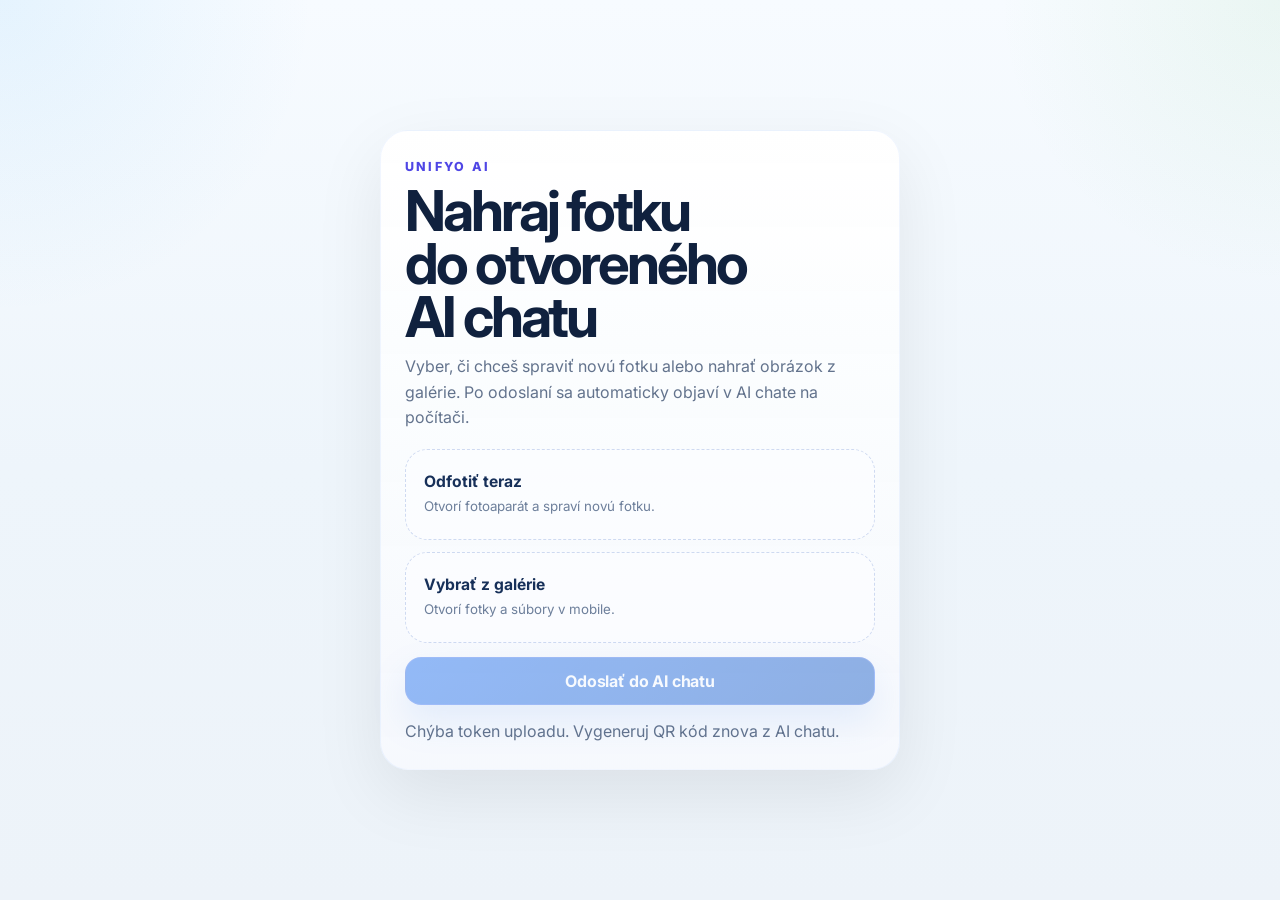
<file: ai-mobile-upload.html>
<!DOCTYPE html>
<html lang="sk">
<head>
  <meta charset="UTF-8">
  <meta name="viewport" content="width=device-width, initial-scale=1.0">
  <title>Unifyo AI | Mobilný upload</title>
  <link rel="stylesheet" href="styles.css">
</head>
<body class="ai-mobile-upload-page">
  <div class="ambient ambient--one"></div>
  <div class="ambient ambient--two"></div>

  <main class="ai-mobile-upload">
    <section class="ai-mobile-upload__card">
      <span class="section-kicker">Unifyo AI</span>
      <h1 id="mobileUploadTitle">Nahraj fotku do otvoreného AI chatu</h1>
      <p id="mobileUploadCopy">Vyber obrázok alebo odfoť novú fotku. Po odoslaní sa automaticky objaví v AI chate na počítači.</p>

      <form id="mobileUploadForm" class="ai-mobile-upload__form">
        <input id="mobileUploadToken" type="hidden" name="token" value="">
        <input id="mobileUploadCameraInput" class="sr-only" type="file" accept="image/*" capture="environment">
        <input id="mobileUploadLibraryInput" class="sr-only" type="file" accept="image/*">
        <div class="ai-mobile-upload__picker-grid">
          <button id="mobileUploadCameraBtn" class="ai-mobile-upload__picker" type="button">
            <strong id="mobileUploadCameraTitle">Odfotiť teraz</strong>
            <small id="mobileUploadCameraText">Otvorí fotoaparát a spraví novú fotku.</small>
          </button>
          <button id="mobileUploadLibraryBtn" class="ai-mobile-upload__picker" type="button">
            <strong id="mobileUploadLibraryTitle">Vybrať z galérie</strong>
            <small id="mobileUploadLibraryText">Otvorí fotky a súbory v mobile.</small>
          </button>
        </div>
        <div id="mobileUploadPreview" class="ai-mobile-upload__preview is-hidden"></div>
        <button id="mobileUploadSubmit" class="button button--primary" type="submit">Odoslať do AI chatu</button>
        <p id="mobileUploadMessage" class="auth-message" hidden></p>
      </form>
    </section>
  </main>

  <script>
    (function () {
      const params = new URLSearchParams(window.location.search);
      const token = params.get("token") || "";
      const form = document.getElementById("mobileUploadForm");
      const cameraInput = document.getElementById("mobileUploadCameraInput");
      const libraryInput = document.getElementById("mobileUploadLibraryInput");
      const tokenInput = document.getElementById("mobileUploadToken");
      const preview = document.getElementById("mobileUploadPreview");
      const submit = document.getElementById("mobileUploadSubmit");
      const cameraBtn = document.getElementById("mobileUploadCameraBtn");
      const libraryBtn = document.getElementById("mobileUploadLibraryBtn");
      const message = document.getElementById("mobileUploadMessage");
      const storageLang = window.localStorage.getItem("unifyo_lang") === "en" ? "en" : "sk";
      let selectedFile = null;

      const t = {
        sk: {
          title: "Nahraj fotku do otvoreného AI chatu",
          copy: "Vyber, či chceš spraviť novú fotku alebo nahrať obrázok z galérie. Po odoslaní sa automaticky objaví v AI chate na počítači.",
          cameraTitle: "Odfotiť teraz",
          cameraText: "Otvorí fotoaparát a spraví novú fotku.",
          libraryTitle: "Vybrať z galérie",
          libraryText: "Otvorí fotky a súbory v mobile.",
          submit: "Odoslať do AI chatu",
          sending: "Odosielam…",
          missing: "Chýba token uploadu. Vygeneruj QR kód znova z AI chatu.",
          choose: "Najprv vyber obrázok.",
          success: "Hotovo. Obrázok je pripravený v AI chate na počítači.",
        },
        en: {
          title: "Upload a photo to the open AI chat",
          copy: "Choose whether you want to take a new photo or upload one from your gallery. After upload, it will automatically appear in the AI chat on your computer.",
          cameraTitle: "Take a photo now",
          cameraText: "Opens the camera and captures a new photo.",
          libraryTitle: "Choose from gallery",
          libraryText: "Opens photos and files on your phone.",
          submit: "Send to AI chat",
          sending: "Uploading…",
          missing: "Missing upload token. Generate the QR code again from the AI chat.",
          choose: "Choose an image first.",
          success: "Done. The image is ready in the AI chat on your computer.",
        }
      }[storageLang];

      document.documentElement.lang = storageLang;
      document.getElementById("mobileUploadTitle").textContent = t.title;
      document.getElementById("mobileUploadCopy").textContent = t.copy;
      document.getElementById("mobileUploadCameraTitle").textContent = t.cameraTitle;
      document.getElementById("mobileUploadCameraText").textContent = t.cameraText;
      document.getElementById("mobileUploadLibraryTitle").textContent = t.libraryTitle;
      document.getElementById("mobileUploadLibraryText").textContent = t.libraryText;
      submit.textContent = t.submit;

      tokenInput.value = token;
      if (!token) {
        message.hidden = false;
        message.textContent = t.missing;
        message.classList.add("auth-message--error");
        submit.disabled = true;
      }

      function setSelectedFile(file) {
        selectedFile = file || null;
        if (!selectedFile) {
          preview.classList.add("is-hidden");
          preview.innerHTML = "";
          return;
        }
        const url = URL.createObjectURL(selectedFile);
        preview.classList.remove("is-hidden");
        preview.innerHTML = `
          <img src="${url}" alt="${selectedFile.name}">
          <div>
            <strong>${selectedFile.name}</strong>
            <span>${Math.max(1, Math.round(selectedFile.size / 1024))} KB</span>
          </div>
        `;
      }

      cameraBtn.addEventListener("click", () => cameraInput.click());
      libraryBtn.addEventListener("click", () => libraryInput.click());

      cameraInput.addEventListener("change", () => setSelectedFile(cameraInput.files && cameraInput.files[0]));
      libraryInput.addEventListener("change", () => setSelectedFile(libraryInput.files && libraryInput.files[0]));

      form.addEventListener("submit", async (event) => {
        event.preventDefault();
        const file = selectedFile;
        if (!file) {
          message.hidden = false;
          message.textContent = t.choose;
          message.classList.add("auth-message--error");
          return;
        }
        const body = new FormData();
        body.append("token", tokenInput.value);
        body.append("attachment", file, file.name);
        submit.disabled = true;
        submit.textContent = t.sending;
        message.hidden = true;
        message.textContent = "";
        message.classList.remove("auth-message--error");
        try {
          const response = await fetch("/api/assistant-mobile-upload", {
            method: "POST",
            body,
          });
          const payload = await response.json();
          if (!response.ok) {
            throw new Error(payload.error || "Upload failed.");
          }
          message.hidden = false;
          message.textContent = t.success;
          submit.textContent = t.success;
        } catch (error) {
          message.hidden = false;
          message.textContent = error.message || "Upload failed.";
          message.classList.add("auth-message--error");
          submit.disabled = false;
          submit.textContent = t.submit;
        }
      });
    }());
  </script>
</body>
</html>
</file>
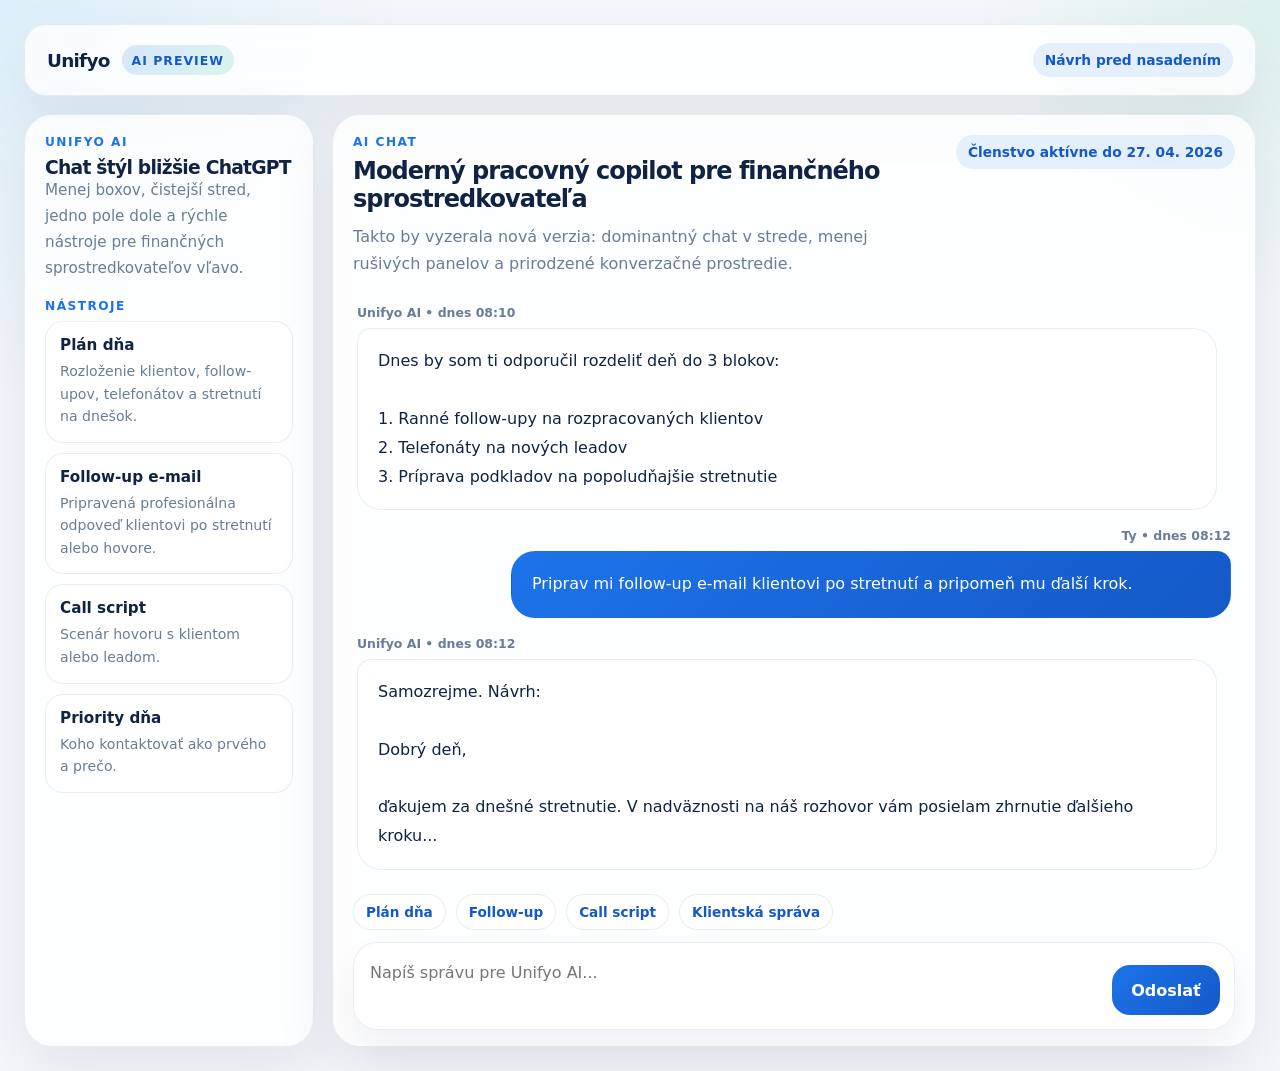
<file: ai-preview.html>
<!DOCTYPE html>
<html lang="sk">
<head>
  <meta charset="UTF-8">
  <meta name="viewport" content="width=device-width, initial-scale=1.0">
  <title>Unifyo AI Preview</title>
  <style>
    :root {
      --bg: #f4f7fb;
      --panel: rgba(255, 255, 255, 0.82);
      --panel-strong: rgba(255, 255, 255, 0.94);
      --border: rgba(14, 35, 67, 0.08);
      --text: #102343;
      --muted: #6a7d95;
      --primary: #1d73ea;
      --primary-dark: #1459c8;
      --shadow: 0 24px 64px rgba(9, 28, 56, 0.08);
      --radius-xl: 28px;
      --radius-lg: 22px;
    }

    * { box-sizing: border-box; }

    body {
      margin: 0;
      font-family: Inter, ui-sans-serif, system-ui, -apple-system, BlinkMacSystemFont, "Segoe UI", sans-serif;
      background:
        radial-gradient(circle at top left, rgba(56, 189, 248, 0.12), transparent 24%),
        radial-gradient(circle at top right, rgba(16, 185, 129, 0.10), transparent 18%),
        var(--bg);
      color: var(--text);
    }

    .preview-shell {
      max-width: 1600px;
      margin: 0 auto;
      padding: 24px;
      display: grid;
      gap: 18px;
    }

    .topbar {
      display: flex;
      align-items: center;
      justify-content: space-between;
      gap: 16px;
      padding: 18px 22px;
      border-radius: var(--radius-lg);
      background: var(--panel);
      border: 1px solid var(--border);
      box-shadow: var(--shadow);
      backdrop-filter: blur(14px);
    }

    .brand {
      display: flex;
      align-items: center;
      gap: 12px;
      font-weight: 900;
      letter-spacing: -0.04em;
      font-size: 1.15rem;
    }

    .brand-badge {
      display: inline-flex;
      align-items: center;
      min-height: 30px;
      padding: 0 10px;
      border-radius: 999px;
      background: linear-gradient(135deg, rgba(29, 115, 234, 0.16), rgba(16, 185, 129, 0.14));
      color: var(--primary-dark);
      font-size: 0.78rem;
      letter-spacing: 0.08em;
      text-transform: uppercase;
    }

    .workspace {
      display: grid;
      grid-template-columns: 290px minmax(0, 1fr);
      gap: 18px;
      min-height: calc(100vh - 130px);
    }

    .sidebar,
    .chat {
      border-radius: var(--radius-xl);
      background: var(--panel);
      border: 1px solid var(--border);
      box-shadow: var(--shadow);
      backdrop-filter: blur(14px);
    }

    .sidebar {
      padding: 20px;
      display: grid;
      gap: 18px;
      align-content: start;
    }

    .sidebar h1,
    .chat h2,
    .section-title {
      margin: 0;
      letter-spacing: -0.04em;
    }

    .kicker {
      margin: 0 0 8px;
      color: var(--primary);
      font-size: 0.76rem;
      font-weight: 800;
      letter-spacing: 0.12em;
      text-transform: uppercase;
    }

    .lead {
      margin: 0;
      color: var(--muted);
      line-height: 1.7;
      font-size: 0.95rem;
    }

    .tool-list {
      display: grid;
      gap: 10px;
    }

    .tool {
      padding: 14px;
      border-radius: 18px;
      border: 1px solid var(--border);
      background: var(--panel-strong);
      display: grid;
      gap: 6px;
    }

    .tool strong {
      font-size: 0.95rem;
    }

    .tool p {
      margin: 0;
      color: var(--muted);
      font-size: 0.88rem;
      line-height: 1.6;
    }

    .chat {
      padding: 20px 20px 16px;
      display: flex;
      flex-direction: column;
      min-height: 0;
    }

    .chat-head {
      display: flex;
      align-items: flex-start;
      justify-content: space-between;
      gap: 16px;
      padding-bottom: 14px;
    }

    .chat-copy {
      margin: 10px 0 0;
      color: var(--muted);
      line-height: 1.7;
      max-width: 70ch;
    }

    .status {
      display: inline-flex;
      align-items: center;
      min-height: 34px;
      padding: 0 12px;
      border-radius: 999px;
      background: rgba(29, 115, 234, 0.10);
      color: var(--primary-dark);
      font-size: 0.86rem;
      font-weight: 700;
      white-space: nowrap;
    }

    .chat-stream {
      flex: 1;
      min-height: 0;
      overflow: auto;
      padding: 14px 4px 16px;
      display: grid;
      gap: 18px;
    }

    .msg {
      display: grid;
      gap: 8px;
    }

    .msg.user {
      justify-items: end;
    }

    .meta {
      color: var(--muted);
      font-size: 0.78rem;
      font-weight: 700;
    }

    .bubble {
      width: min(100%, 860px);
      padding: 18px 20px;
      border-radius: 24px;
      border: 1px solid var(--border);
      background: var(--panel-strong);
      line-height: 1.8;
    }

    .msg.assistant .bubble {
      border-top-left-radius: 14px;
    }

    .msg.user .bubble {
      width: min(100%, 720px);
      border-top-right-radius: 14px;
      background: linear-gradient(135deg, var(--primary), var(--primary-dark));
      color: white;
      border-color: rgba(29, 115, 234, 0.15);
    }

    .composer-wrap {
      padding-top: 8px;
    }

    .quick-row {
      display: flex;
      flex-wrap: wrap;
      gap: 10px;
      margin-bottom: 12px;
    }

    .chip {
      display: inline-flex;
      align-items: center;
      min-height: 36px;
      padding: 0 12px;
      border-radius: 999px;
      background: rgba(255,255,255,0.9);
      border: 1px solid var(--border);
      color: var(--primary-dark);
      font-size: 0.85rem;
      font-weight: 700;
    }

    .composer {
      display: grid;
      grid-template-columns: 1fr auto;
      gap: 12px;
      align-items: end;
      padding: 14px;
      border-radius: 24px;
      background: var(--panel-strong);
      border: 1px solid var(--border);
      box-shadow: 0 18px 36px rgba(9, 28, 56, 0.05);
    }

    .composer textarea {
      min-height: 56px;
      max-height: 220px;
      width: 100%;
      resize: none;
      border: 0;
      background: transparent;
      font: inherit;
      line-height: 1.7;
      color: var(--text);
      outline: none;
    }

    .send {
      min-width: 108px;
      height: 50px;
      border: 0;
      border-radius: 18px;
      background: linear-gradient(135deg, var(--primary), var(--primary-dark));
      color: white;
      font: inherit;
      font-weight: 800;
    }

    @media (max-width: 1180px) {
      .workspace {
        grid-template-columns: 1fr;
      }
    }

    @media (max-width: 760px) {
      .preview-shell {
        padding: 14px;
      }

      .composer {
        grid-template-columns: 1fr;
      }

      .send {
        width: 100%;
      }

      .bubble,
      .msg.user .bubble {
        width: 100%;
      }
    }
  </style>
</head>
<body>
  <div class="preview-shell">
    <header class="topbar">
      <div class="brand">
        <span>Unifyo</span>
        <span class="brand-badge">AI Preview</span>
      </div>
      <div class="status">Návrh pred nasadením</div>
    </header>

    <main class="workspace">
      <aside class="sidebar">
        <section>
          <p class="kicker">Unifyo AI</p>
          <h1>Chat štýl bližšie ChatGPT</h1>
          <p class="lead">
            Menej boxov, čistejší stred, jedno pole dole a rýchle nástroje pre finančných sprostredkovateľov vľavo.
          </p>
        </section>

        <section>
          <p class="kicker">Nástroje</p>
          <div class="tool-list">
            <article class="tool">
              <strong>Plán dňa</strong>
              <p>Rozloženie klientov, follow-upov, telefonátov a stretnutí na dnešok.</p>
            </article>
            <article class="tool">
              <strong>Follow-up e-mail</strong>
              <p>Pripravená profesionálna odpoveď klientovi po stretnutí alebo hovore.</p>
            </article>
            <article class="tool">
              <strong>Call script</strong>
              <p>Scenár hovoru s klientom alebo leadom.</p>
            </article>
            <article class="tool">
              <strong>Priority dňa</strong>
              <p>Koho kontaktovať ako prvého a prečo.</p>
            </article>
          </div>
        </section>
      </aside>

      <section class="chat">
        <div class="chat-head">
          <div>
            <p class="kicker">AI chat</p>
            <h2>Moderný pracovný copilot pre finančného sprostredkovateľa</h2>
            <p class="chat-copy">
              Takto by vyzerala nová verzia: dominantný chat v strede, menej rušivých panelov a prirodzené konverzačné prostredie.
            </p>
          </div>
          <span class="status">Členstvo aktívne do 27. 04. 2026</span>
        </div>

        <div class="chat-stream">
          <article class="msg assistant">
            <div class="meta">Unifyo AI • dnes 08:10</div>
            <div class="bubble">
              Dnes by som ti odporučil rozdeliť deň do 3 blokov:
              <br><br>
              1. Ranné follow-upy na rozpracovaných klientov
              <br>
              2. Telefonáty na nových leadov
              <br>
              3. Príprava podkladov na popoludňajšie stretnutie
            </div>
          </article>

          <article class="msg user">
            <div class="meta">Ty • dnes 08:12</div>
            <div class="bubble">
              Priprav mi follow-up e-mail klientovi po stretnutí a pripomeň mu ďalší krok.
            </div>
          </article>

          <article class="msg assistant">
            <div class="meta">Unifyo AI • dnes 08:12</div>
            <div class="bubble">
              Samozrejme. Návrh:
              <br><br>
              Dobrý deň,
              <br><br>
              ďakujem za dnešné stretnutie. V nadväznosti na náš rozhovor vám posielam zhrnutie ďalšieho kroku...
            </div>
          </article>
        </div>

        <div class="composer-wrap">
          <div class="quick-row">
            <span class="chip">Plán dňa</span>
            <span class="chip">Follow-up</span>
            <span class="chip">Call script</span>
            <span class="chip">Klientská správa</span>
          </div>
          <div class="composer">
            <textarea placeholder="Napíš správu pre Unifyo AI..."></textarea>
            <button class="send">Odoslať</button>
          </div>
        </div>
      </section>
    </main>
  </div>
</body>
</html>
</file>
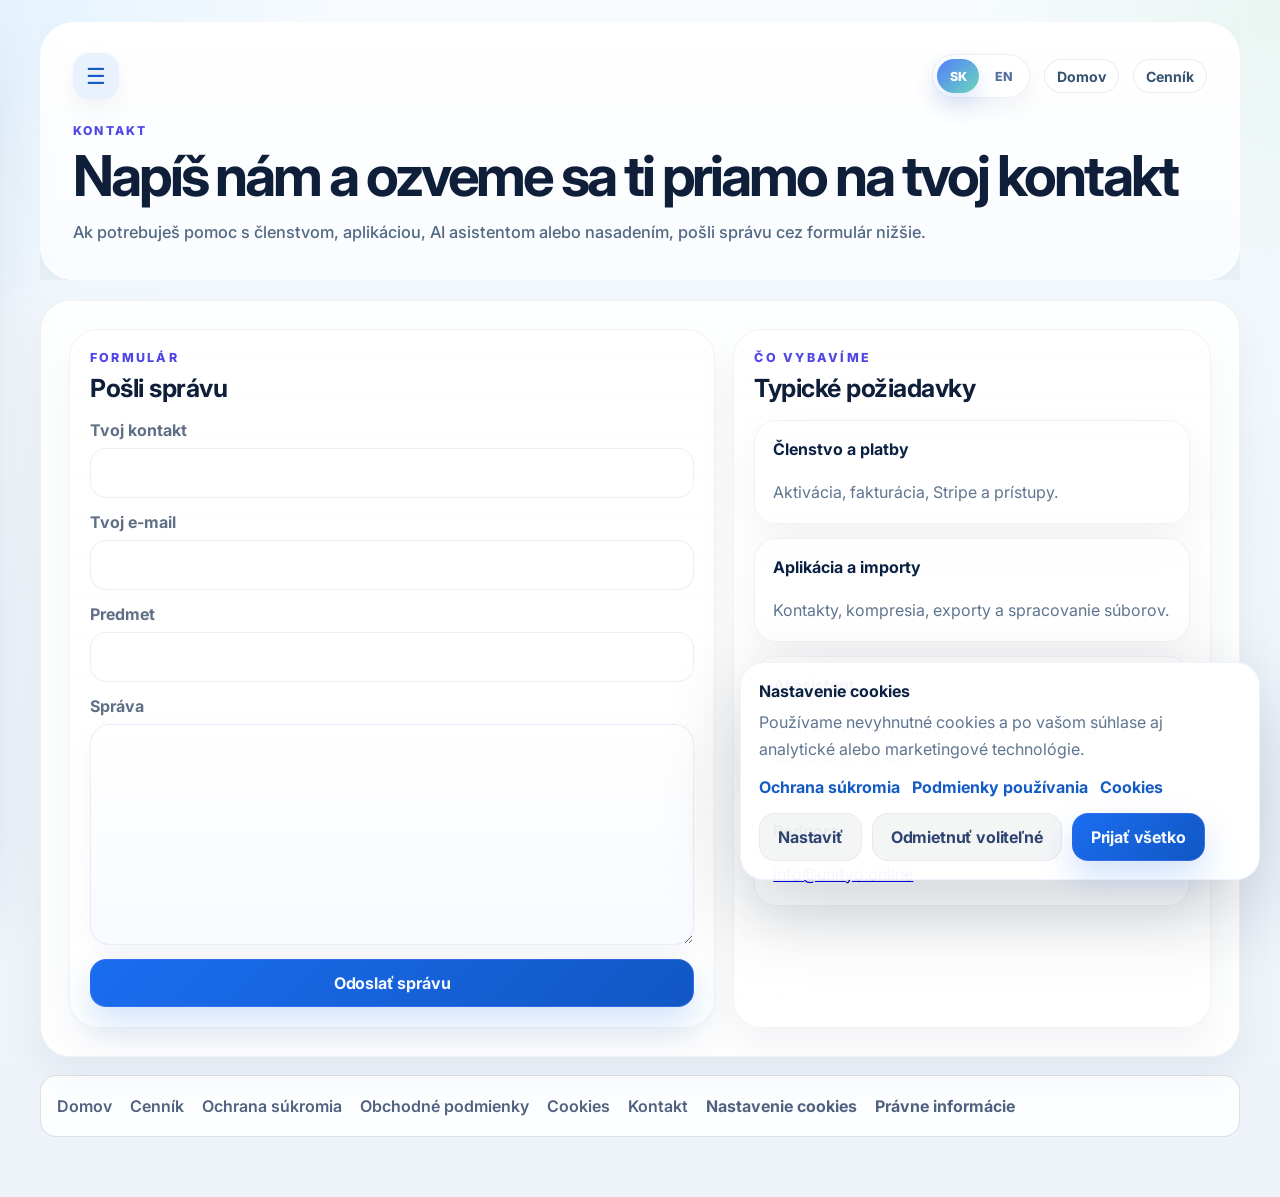
<file: contact.html>
<!DOCTYPE html>
<html lang="sk">
<head>
  <meta charset="UTF-8">
  <meta name="viewport" content="width=device-width, initial-scale=1.0">
  <title>Unifyo | Kontakt</title>
  <link rel="stylesheet" href="styles.css">
</head>
<body class="contact-page">
  <div class="ambient ambient--one"></div>
  <div class="ambient ambient--two"></div>

  <div class="app-shell app-shell--site">
    <aside id="sidebar" class="sidebar">
      <div class="sidebar__header">
        <a href="/index.html" class="sidebar__wordmark">Unifyo</a>
        <button id="sidebarRailToggle" class="sidebar__collapse" type="button" aria-label="Zbaliť menu">⟨</button>
      </div>

      <nav class="sidebar__nav" aria-label="Navigácia">
        <div class="sidebar-group">
          <button class="sidebar-group__toggle" type="button" data-sidebar-group="main" aria-expanded="true">
            <span>Produkt</span>
            <span class="sidebar-group__chevron">⌄</span>
          </button>
          <div class="sidebar-group__content" data-sidebar-group-content="main">
            <a href="/index.html" class="sidebar__link"><span class="sidebar__link-icon"></span><span>Domov</span></a>
            <a href="/app.html" class="sidebar__link"><span class="sidebar__link-icon"></span><span>Aplikácia</span></a>
            <a href="/pricing.html" class="sidebar__link"><span class="sidebar__link-icon"></span><span>Cenník</span></a>
            <a href="/contact.html" class="sidebar__link" aria-current="page"><span class="sidebar__link-icon"></span><span>Kontakt</span></a>
          </div>
        </div>
      </nav>
    </aside>

    <div id="sidebarBackdrop" class="sidebar-backdrop" hidden></div>

    <div class="content-shell content-shell--site">
      <header class="hero hero--compact">
        <div class="hero__content hero__content--compact">
          <div class="hero__topbar">
            <button id="sidebarToggle" class="sidebar-toggle" type="button" aria-label="Otvoriť menu">☰</button>
            <div class="hero__topbar-actions" data-lang-switch-host>
              <a class="ghost-link" href="/index.html">Domov</a>
              <a class="ghost-link" href="/pricing.html">Cenník</a>
            </div>
          </div>
          <div class="hero__grid hero__grid--landing">
            <div class="hero__main hero__main--wide">
              <p class="hero__eyebrow">Kontakt</p>
              <h1>Napíš nám a ozveme sa ti priamo na tvoj kontakt</h1>
              <p class="hero__lede">Ak potrebuješ pomoc s členstvom, aplikáciou, AI asistentom alebo nasadením, pošli správu cez formulár nižšie.</p>
            </div>
          </div>
        </div>
      </header>

      <main class="layout layout--marketing">
        <section class="card card--wide card--simple contact-grid">
          <article class="panel-card">
            <div class="section-head">
              <div>
                <p class="section-kicker">Formulár</p>
                <h2>Pošli správu</h2>
              </div>
            </div>
            <form id="contactForm" class="auth-form">
              <label class="auth-field" for="contactName">
                <span>Tvoj kontakt</span>
                <input id="contactName" type="text" name="contact_name" autocomplete="name" required>
              </label>
              <label class="auth-field" for="contactEmail">
                <span>Tvoj e-mail</span>
                <input id="contactEmail" type="email" name="contact_email" autocomplete="email" required>
              </label>
              <label class="auth-field" for="contactSubject">
                <span>Predmet</span>
                <input id="contactSubject" type="text" name="subject" required>
              </label>
              <label class="auth-field" for="contactMessage">
                <span>Správa</span>
                <textarea id="contactMessage" name="message" rows="7" required></textarea>
              </label>
              <button id="contactSubmit" class="button button--primary" type="submit">Odoslať správu</button>
            </form>
            <p id="contactStatusMessage" class="auth-message" hidden></p>
          </article>

          <article class="panel-card">
            <div class="section-head">
              <div>
                <p class="section-kicker">Čo vybavíme</p>
                <h2>Typické požiadavky</h2>
              </div>
            </div>
            <div class="info-grid info-grid--stack">
              <article class="info-card">
                <strong>Členstvo a platby</strong>
                <p>Aktivácia, fakturácia, Stripe a prístupy.</p>
              </article>
              <article class="info-card">
                <strong>Aplikácia a importy</strong>
                <p>Kontakty, kompresia, exporty a spracovanie súborov.</p>
              </article>
              <article class="info-card">
                <strong>AI asistent</strong>
                <p>Chat workflow, použitie v praxi a pomoc so slovenským trhom.</p>
              </article>
              <article class="info-card">
                <strong>Podpora</strong>
                <p><a href="mailto:info@unifyo.online">info@unifyo.online</a></p>
              </article>
            </div>
          </article>
        </section>
      </main>

      <footer class="site-footer">
        <a href="/index.html">Domov</a>
        <a href="/pricing.html">Cenník</a>
        <a href="/privacy.html">Ochrana súkromia</a>
        <a href="/terms.html">Obchodné podmienky</a>
        <a href="/cookie-policy.html">Cookies</a>
        <a href="/contact.html">Kontakt</a>
      </footer>
    </div>
  </div>

  <script src="consent.js"></script>
  <script>
    window.UNIFYO_PAGE_I18N = [
      { selector: "title", text: { sk: "Unifyo | Kontakt", en: "Unifyo | Contact" } },
      { selector: ".sidebar__link[href=\"/index.html\"] span:last-child", text: { sk: "Domov", en: "Home" } },
      { selector: ".sidebar__link[href=\"/app.html\"] span:last-child", text: { sk: "Aplikácia", en: "App" } },
      { selector: ".sidebar__link[href=\"/pricing.html\"] span:last-child", text: { sk: "Cenník", en: "Pricing" } },
      { selector: ".sidebar__link[href=\"/contact.html\"] span:last-child", text: { sk: "Kontakt", en: "Contact" } },
      { selector: ".hero__topbar-actions .ghost-link[href=\"/index.html\"]", text: { sk: "Domov", en: "Home" } },
      { selector: ".hero__topbar-actions .ghost-link[href=\"/pricing.html\"]", text: { sk: "Cenník", en: "Pricing" } },
      { selector: ".hero__eyebrow", text: { sk: "Kontakt", en: "Contact" } },
      { selector: ".hero__main--wide h1", text: { sk: "Napíš nám a ozveme sa ti priamo na tvoj kontakt", en: "Write to us and we will reply directly to your contact" } },
      { selector: ".hero__lede", text: { sk: "Ak potrebuješ pomoc s členstvom, aplikáciou, AI asistentom alebo nasadením, pošli správu cez formulár nižšie.", en: "If you need help with membership, the app, the AI assistant or deployment, send us a message using the form below." } },
      { selector: ".panel-card:first-of-type .section-kicker", text: { sk: "Formulár", en: "Form" } },
      { selector: ".panel-card:first-of-type h2", text: { sk: "Pošli správu", en: "Send a message" } },
      { selector: "label[for=\"contactName\"] span", text: { sk: "Tvoj kontakt", en: "Your contact" } },
      { selector: "label[for=\"contactEmail\"] span", text: { sk: "Tvoj e-mail", en: "Your email" } },
      { selector: "label[for=\"contactSubject\"] span", text: { sk: "Predmet", en: "Subject" } },
      { selector: "label[for=\"contactMessage\"] span", text: { sk: "Správa", en: "Message" } },
      { selector: "#contactSubmit", text: { sk: "Odoslať správu", en: "Send message" } },
      { selector: ".panel-card:last-of-type .section-kicker", text: { sk: "Čo vybavíme", en: "What we handle" } },
      { selector: ".panel-card:last-of-type h2", text: { sk: "Typické požiadavky", en: "Typical requests" } },
      { selector: ".info-card:nth-of-type(1) strong", text: { sk: "Členstvo a platby", en: "Membership and payments" } },
      { selector: ".info-card:nth-of-type(1) p", text: { sk: "Aktivácia, fakturácia, Stripe a prístupy.", en: "Activation, billing, Stripe and access." } },
      { selector: ".info-card:nth-of-type(2) strong", text: { sk: "Aplikácia a importy", en: "App and imports" } },
      { selector: ".info-card:nth-of-type(2) p", text: { sk: "Kontakty, kompresia, exporty a spracovanie súborov.", en: "Contacts, compression, exports and file processing." } },
      { selector: ".info-card:nth-of-type(3) strong", text: { sk: "AI asistent", en: "AI assistant" } },
      { selector: ".info-card:nth-of-type(3) p", text: { sk: "Chat workflow, použitie v praxi a pomoc so slovenským trhom.", en: "Chat workflow, practical use and help with the Slovak market." } },
      { selector: ".site-footer a:nth-of-type(1)", text: { sk: "Domov", en: "Home" } },
      { selector: ".site-footer a:nth-of-type(2)", text: { sk: "Cenník", en: "Pricing" } },
      { selector: ".site-footer a:nth-of-type(3)", text: { sk: "Ochrana súkromia", en: "Privacy" } },
      { selector: ".site-footer a:nth-of-type(4)", text: { sk: "Obchodné podmienky", en: "Terms and conditions" } },
      { selector: ".site-footer a:nth-of-type(5)", text: { sk: "Cookies", en: "Cookies" } },
      { selector: ".site-footer a:nth-of-type(6)", text: { sk: "Kontakt", en: "Contact" } }
    ];
  </script>
  <script src="lang-switch.js"></script>
  <script src="site-nav.js"></script>
  <script>
    (function () {
      const form = document.getElementById("contactForm");
      const message = document.getElementById("contactStatusMessage");
      const submitButton = document.getElementById("contactSubmit");
      const t = (sk, en) => (window.localStorage.getItem("unifyo_lang") === "en" ? en : sk);

      if (!form || !message || !submitButton) {
        return;
      }

      form.addEventListener("submit", async (event) => {
        event.preventDefault();
        message.hidden = true;
        message.classList.remove("auth-message--error");
        const originalLabel = submitButton.textContent;
        submitButton.disabled = true;
        submitButton.textContent = t("Odosielam...", "Sending...");

        try {
          const response = await fetch("/api/contact", {
            method: "POST",
            headers: { "Content-Type": "application/json" },
            body: JSON.stringify({
              contact_name: document.getElementById("contactName").value.trim(),
              contact_email: document.getElementById("contactEmail").value.trim(),
              subject: document.getElementById("contactSubject").value.trim(),
              message: document.getElementById("contactMessage").value.trim(),
            }),
          });
          const payload = await response.json();
          if (!response.ok) {
            throw new Error(payload.error || t("Správu sa nepodarilo odoslať.", "The message could not be sent."));
          }
          form.reset();
          message.hidden = false;
          message.textContent = t("Správa bola odoslaná. Ozveme sa ti čo najskôr.", "Your message has been sent. We will get back to you soon.");
        } catch (error) {
          message.hidden = false;
          message.textContent = error.message;
          message.classList.add("auth-message--error");
        } finally {
          submitButton.disabled = false;
          submitButton.textContent = originalLabel;
        }
      });
    }());
  </script>
</body>
</html>
</file>
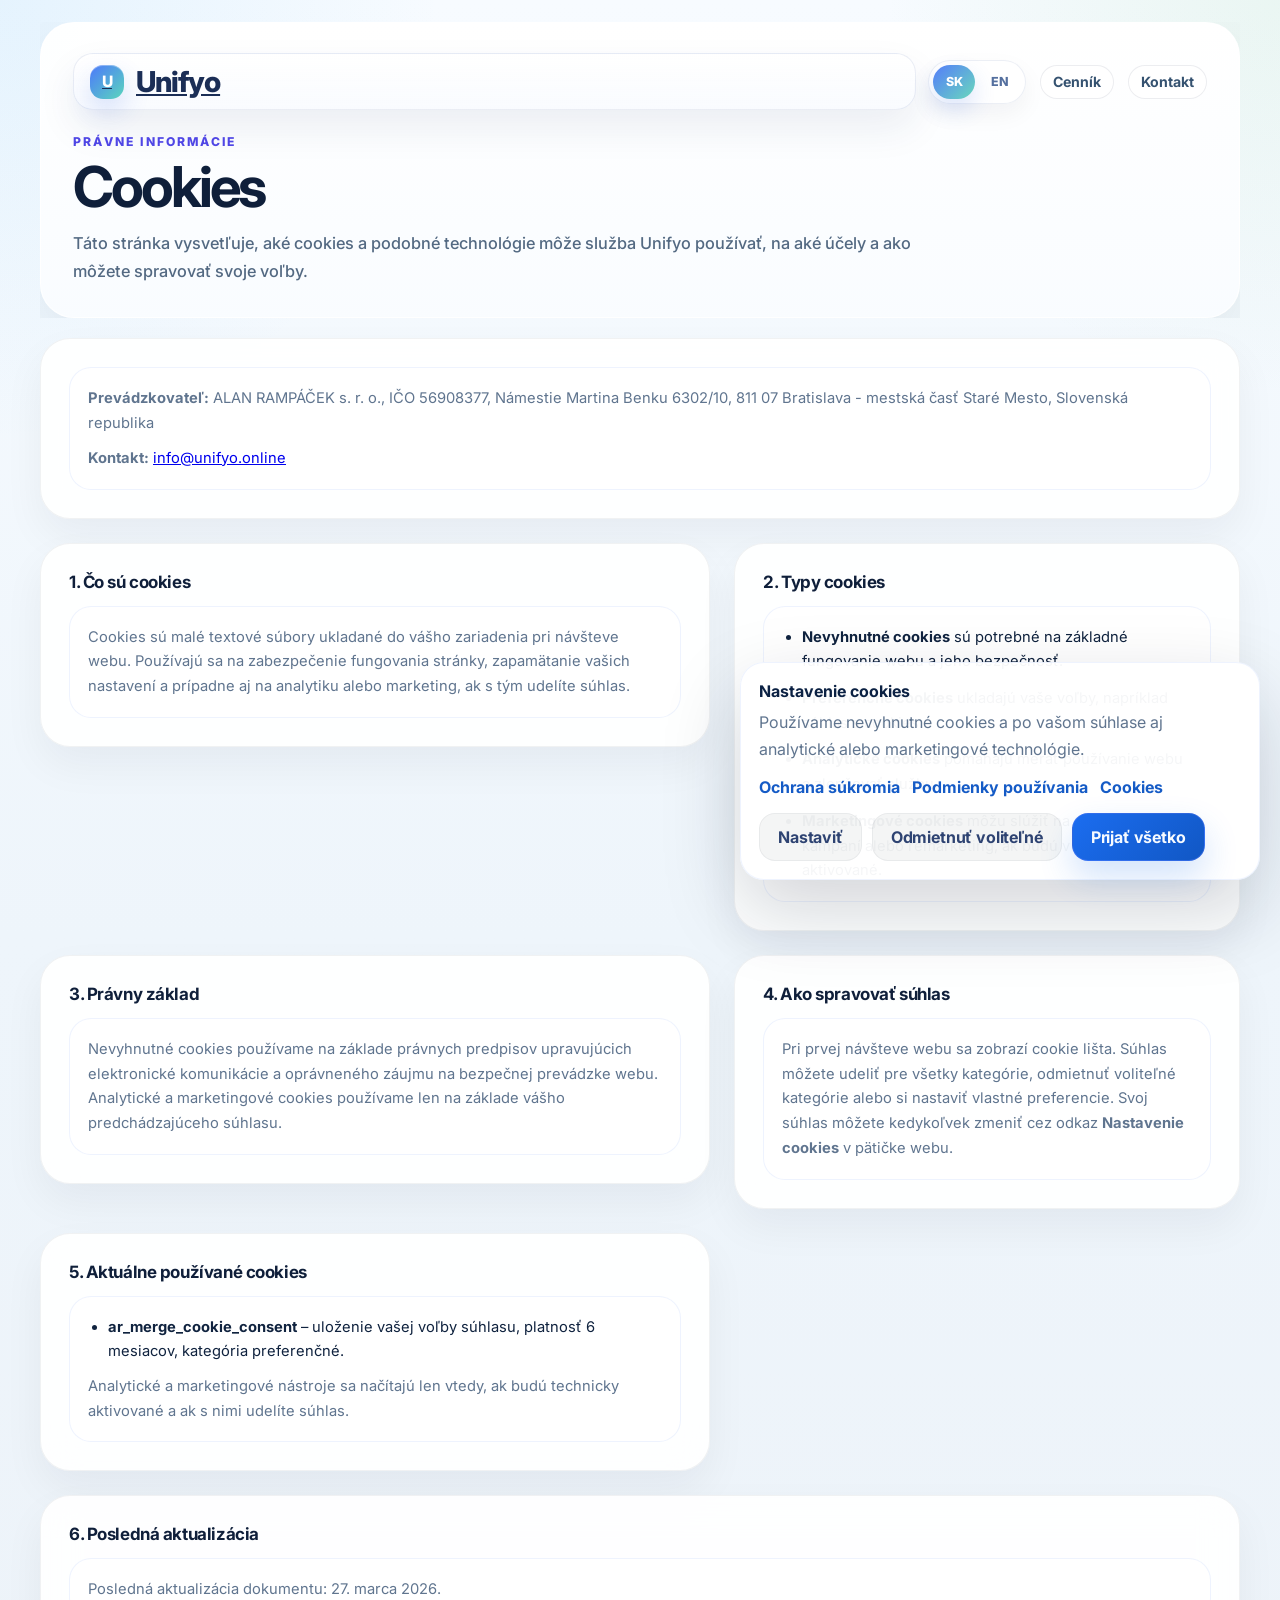
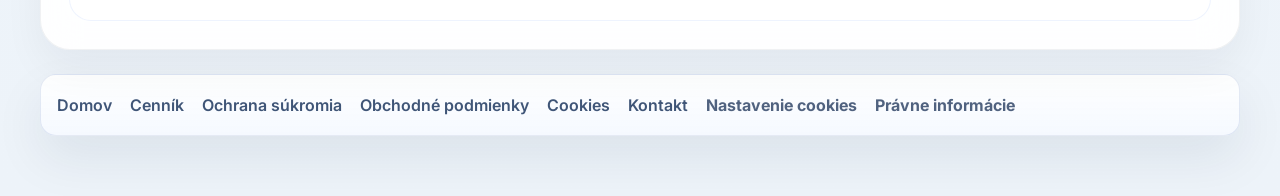
<file: cookie-policy.html>
<!DOCTYPE html>
<html lang="sk">
<head>
  <meta charset="UTF-8">
  <meta name="viewport" content="width=device-width, initial-scale=1.0">
  <title>Unifyo | Cookies</title>
  <link rel="stylesheet" href="styles.css">
</head>
<body class="legal-page">
  <div class="ambient ambient--one"></div>
  <div class="ambient ambient--two"></div>

  <div class="app-shell app-shell--site">
    <div class="content-shell content-shell--site">
      <header class="hero hero--compact">
        <div class="hero__content hero__content--compact">
          <div class="hero__topbar">
            <a href="/index.html" class="sidebar__wordmark">Unifyo</a>
            <div class="hero__topbar-actions" data-lang-switch-host>
              <a class="ghost-link" href="/pricing.html">Cenník</a>
              <a class="ghost-link" href="/contact.html">Kontakt</a>
            </div>
          </div>
          <div class="hero__grid hero__grid--landing">
            <div class="hero__main hero__main--wide">
              <p class="hero__eyebrow">Právne informácie</p>
              <h1>Cookies</h1>
              <p class="hero__lede">Táto stránka vysvetľuje, aké cookies a podobné technológie môže služba Unifyo používať, na aké účely a ako môžete spravovať svoje voľby.</p>
            </div>
          </div>
        </div>
      </header>

      <main class="layout legal-layout">
        <section class="card card--wide"><div class="legal-card"><p><strong>Prevádzkovateľ:</strong> ALAN RAMPÁČEK s. r. o., IČO 56908377, Námestie Martina Benku 6302/10, 811 07 Bratislava - mestská časť Staré Mesto, Slovenská republika</p><p><strong>Kontakt:</strong> <a href="mailto:info@unifyo.online">info@unifyo.online</a></p></div></section>
        <section class="card"><h2>1. Čo sú cookies</h2><div class="legal-card"><p>Cookies sú malé textové súbory ukladané do vášho zariadenia pri návšteve webu. Používajú sa na zabezpečenie fungovania stránky, zapamätanie vašich nastavení a prípadne aj na analytiku alebo marketing, ak s tým udelíte súhlas.</p></div></section>
        <section class="card"><h2>2. Typy cookies</h2><div class="legal-card"><ul class="rule-list"><li><strong>Nevyhnutné cookies</strong> sú potrebné na základné fungovanie webu a jeho bezpečnosť.</li><li><strong>Preferenčné cookies</strong> ukladajú vaše voľby, napríklad súhlas s cookies.</li><li><strong>Analytické cookies</strong> pomáhajú merať používanie webu a zlepšovať službu.</li><li><strong>Marketingové cookies</strong> môžu slúžiť na meranie kampaní alebo remarketing, ak budú v službe aktivované.</li></ul></div></section>
        <section class="card"><h2>3. Právny základ</h2><div class="legal-card"><p>Nevyhnutné cookies používame na základe právnych predpisov upravujúcich elektronické komunikácie a oprávneného záujmu na bezpečnej prevádzke webu. Analytické a marketingové cookies používame len na základe vášho predchádzajúceho súhlasu.</p></div></section>
        <section class="card"><h2>4. Ako spravovať súhlas</h2><div class="legal-card"><p>Pri prvej návšteve webu sa zobrazí cookie lišta. Súhlas môžete udeliť pre všetky kategórie, odmietnuť voliteľné kategórie alebo si nastaviť vlastné preferencie. Svoj súhlas môžete kedykoľvek zmeniť cez odkaz <strong>Nastavenie cookies</strong> v pätičke webu.</p></div></section>
        <section class="card"><h2>5. Aktuálne používané cookies</h2><div class="legal-card"><ul class="rule-list"><li><strong>ar_merge_cookie_consent</strong> – uloženie vašej voľby súhlasu, platnosť 6 mesiacov, kategória preferenčné.</li></ul><p>Analytické a marketingové nástroje sa načítajú len vtedy, ak budú technicky aktivované a ak s nimi udelíte súhlas.</p></div></section>
        <section class="card card--wide"><h2>6. Posledná aktualizácia</h2><div class="legal-card"><p>Posledná aktualizácia dokumentu: 27. marca 2026.</p></div></section>
      </main>

      <footer class="site-footer site-footer--solid">
        <a href="/index.html">Domov</a>
        <a href="/pricing.html">Cenník</a>
        <a href="/privacy.html">Ochrana súkromia</a>
        <a href="/terms.html">Obchodné podmienky</a>
        <a href="/cookie-policy.html" aria-current="page">Cookies</a>
        <a href="/contact.html">Kontakt</a>
      </footer>
    </div>
  </div>

  <script src="consent.js"></script>
  <script>
    window.UNIFYO_PAGE_I18N = [
      { selector: "title", text: { sk: "Unifyo | Cookies", en: "Unifyo | Cookies" } },
      { selector: ".hero__topbar-actions .ghost-link[href=\"/pricing.html\"]", text: { sk: "Cenník", en: "Pricing" } },
      { selector: ".hero__topbar-actions .ghost-link[href=\"/contact.html\"]", text: { sk: "Kontakt", en: "Contact" } },
      { selector: ".hero__eyebrow", text: { sk: "Právne informácie", en: "Legal information" } },
      { selector: ".hero__main--wide h1", text: { sk: "Cookies", en: "Cookies" } },
      { selector: ".hero__lede", text: { sk: "Táto stránka vysvetľuje, aké cookies a podobné technológie môže služba Unifyo používať, na aké účely a ako môžete spravovať svoje voľby.", en: "This page explains what cookies and similar technologies Unifyo may use, for what purposes and how you can manage your choices." } },
      { selector: ".card:nth-of-type(2) h2", text: { sk: "1. Čo sú cookies", en: "1. What cookies are" } },
      { selector: ".card:nth-of-type(3) h2", text: { sk: "2. Typy cookies", en: "2. Types of cookies" } },
      { selector: ".card:nth-of-type(4) h2", text: { sk: "3. Právny základ", en: "3. Legal basis" } },
      { selector: ".card:nth-of-type(5) h2", text: { sk: "4. Ako spravovať súhlas", en: "4. How to manage consent" } },
      { selector: ".card:nth-of-type(6) h2", text: { sk: "5. Aktuálne používané cookies", en: "5. Currently used cookies" } },
      { selector: ".card:nth-of-type(7) h2", text: { sk: "6. Posledná aktualizácia", en: "6. Last update" } },
      { selector: ".card:nth-of-type(2) .legal-card p", text: { sk: "Cookies sú malé textové súbory ukladané do vášho zariadenia pri návšteve webu. Používajú sa na zabezpečenie fungovania stránky, zapamätanie vašich nastavení a prípadne aj na analytiku alebo marketing, ak s tým udelíte súhlas.", en: "Cookies are small text files stored on your device when visiting a website. They are used to ensure the site works properly, remember your settings and, where consent is given, for analytics or marketing." } },
      { selector: ".card:nth-of-type(4) .legal-card p", text: { sk: "Nevyhnutné cookies používame na základe právnych predpisov upravujúcich elektronické komunikácie a oprávneného záujmu na bezpečnej prevádzke webu. Analytické a marketingové cookies používame len na základe vášho predchádzajúceho súhlasu.", en: "Necessary cookies are used based on legal rules governing electronic communications and our legitimate interest in secure website operation. Analytics and marketing cookies are used only with your prior consent." } },
      { selector: ".card:nth-of-type(5) .legal-card p", html: { sk: "Pri prvej návšteve webu sa zobrazí cookie lišta. Súhlas môžete udeliť pre všetky kategórie, odmietnuť voliteľné kategórie alebo si nastaviť vlastné preferencie. Svoj súhlas môžete kedykoľvek zmeniť cez odkaz <strong>Nastavenie cookies</strong> v pätičke webu.", en: "On your first visit, a cookie banner is shown. You can allow all categories, reject optional categories or set your own preferences. You can change your consent at any time through the <strong>Cookie settings</strong> link in the website footer." } },
      { selector: ".card:nth-of-type(3) .rule-list li:nth-of-type(1)", html: { sk: "<strong>Nevyhnutné cookies</strong> sú potrebné na základné fungovanie webu a jeho bezpečnosť.", en: "<strong>Necessary cookies</strong> are required for the basic functioning and security of the website." } },
      { selector: ".card:nth-of-type(3) .rule-list li:nth-of-type(2)", html: { sk: "<strong>Preferenčné cookies</strong> ukladajú vaše voľby, napríklad súhlas s cookies.", en: "<strong>Preference cookies</strong> store your choices, such as cookie consent." } },
      { selector: ".card:nth-of-type(3) .rule-list li:nth-of-type(3)", html: { sk: "<strong>Analytické cookies</strong> pomáhajú merať používanie webu a zlepšovať službu.", en: "<strong>Analytics cookies</strong> help measure website usage and improve the service." } },
      { selector: ".card:nth-of-type(3) .rule-list li:nth-of-type(4)", html: { sk: "<strong>Marketingové cookies</strong> môžu slúžiť na meranie kampaní alebo remarketing, ak budú v službe aktivované.", en: "<strong>Marketing cookies</strong> may be used for campaign measurement or remarketing if activated in the service." } },
      { selector: ".card:nth-of-type(6) .rule-list li", html: { sk: "<strong>ar_merge_cookie_consent</strong> – uloženie vašej voľby súhlasu, platnosť 6 mesiacov, kategória preferenčné.", en: "<strong>ar_merge_cookie_consent</strong> – stores your consent choice, valid for 6 months, preference category." } },
      { selector: ".card:nth-of-type(6) .legal-card p", text: { sk: "Analytické a marketingové nástroje sa načítajú len vtedy, ak budú technicky aktivované a ak s nimi udelíte súhlas.", en: "Analytics and marketing tools are loaded only if they are technically enabled and you give consent." } },
      { selector: ".card:nth-of-type(7) .legal-card p", text: { sk: "Posledná aktualizácia dokumentu: 27. marca 2026.", en: "Last document update: March 27, 2026." } },
      { selector: ".site-footer a:nth-of-type(1)", text: { sk: "Domov", en: "Home" } },
      { selector: ".site-footer a:nth-of-type(2)", text: { sk: "Cenník", en: "Pricing" } },
      { selector: ".site-footer a:nth-of-type(3)", text: { sk: "Ochrana súkromia", en: "Privacy" } },
      { selector: ".site-footer a:nth-of-type(4)", text: { sk: "Obchodné podmienky", en: "Terms and conditions" } },
      { selector: ".site-footer a:nth-of-type(5)", text: { sk: "Cookies", en: "Cookies" } },
      { selector: ".site-footer a:nth-of-type(6)", text: { sk: "Kontakt", en: "Contact" } }
    ];
  </script>
  <script src="lang-switch.js"></script>
</body>
</html>
</file>
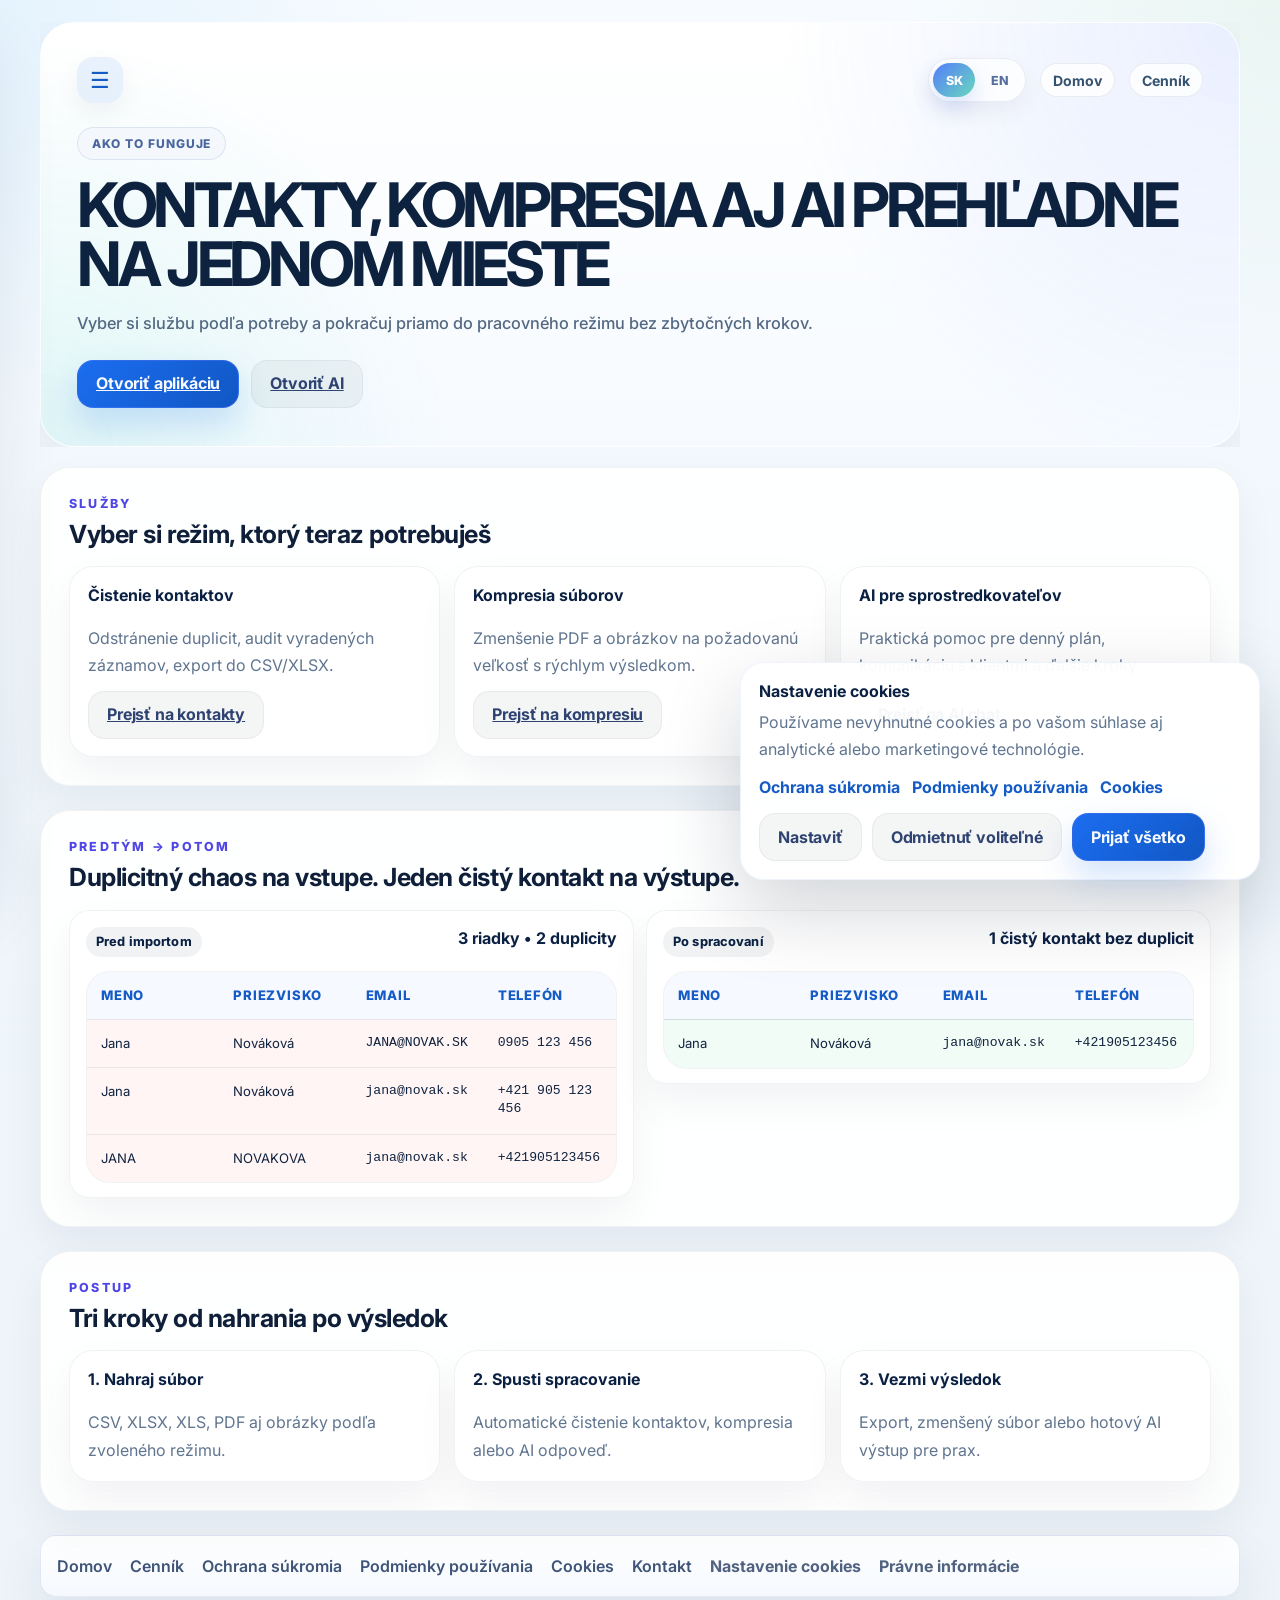
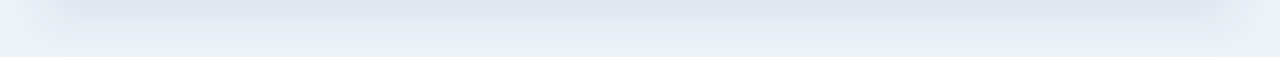
<file: how-it-works.html>
<!DOCTYPE html>
<html lang="sk">
<head>
  <meta charset="UTF-8">
  <meta name="viewport" content="width=device-width, initial-scale=1.0">
  <title>Unifyo | Ako to funguje</title>
  <link rel="stylesheet" href="styles.css">
</head>
<body>
  <div class="ambient ambient--one"></div>
  <div class="ambient ambient--two"></div>

  <div class="app-shell app-shell--site">
    <aside id="sidebar" class="sidebar">
      <div class="sidebar__header">
        <a href="/index.html" class="sidebar__wordmark">Unifyo</a>
        <button id="sidebarRailToggle" class="sidebar__collapse" type="button" aria-label="Zbaliť menu">⟨</button>
      </div>

      <nav class="sidebar__nav" aria-label="Navigácia">
        <div class="sidebar-group">
          <button class="sidebar-group__toggle" type="button" data-sidebar-group="main" aria-expanded="true">
            <span>Produkt</span>
            <span class="sidebar-group__chevron">⌄</span>
          </button>
          <div class="sidebar-group__content" data-sidebar-group-content="main">
            <a href="/index.html" class="sidebar__link"><span class="sidebar__link-icon"></span><span>Domov</span></a>
            <a href="/app.html" class="sidebar__link"><span class="sidebar__link-icon"></span><span>Aplikácia</span></a>
            <a href="/pricing.html" class="sidebar__link"><span class="sidebar__link-icon"></span><span>Cenník</span></a>
          </div>
        </div>
      </nav>
    </aside>

    <div id="sidebarBackdrop" class="sidebar-backdrop" hidden></div>

    <div class="content-shell content-shell--site">
      <header class="hero hero--landing">
        <div class="hero__content hero__content--landing">
          <div class="hero__topbar">
            <button id="sidebarToggle" class="sidebar-toggle" type="button" aria-label="Otvoriť menu">☰</button>
            <div class="hero__topbar-actions" data-lang-switch-host>
              <a class="ghost-link" href="/index.html">Domov</a>
              <a class="ghost-link" href="/pricing.html">Cenník</a>
            </div>
          </div>

          <div class="hero__grid hero__grid--landing">
            <div class="hero__main hero__main--wide">
              <p class="hero__eyebrow">Ako to funguje</p>
              <h1>KONTAKTY, KOMPRESIA AJ AI PREHĽADNE NA JEDNOM MIESTE</h1>
              <p class="hero__lede">Vyber si službu podľa potreby a pokračuj priamo do pracovného režimu bez zbytočných krokov.</p>
              <div class="hero__actions">
                <a class="button button--primary" href="/app.html">Otvoriť aplikáciu</a>
                <a class="button button--ghost" href="/ai.html">Otvoriť AI</a>
              </div>
            </div>
          </div>
        </div>
      </header>

      <main class="layout layout--marketing">
        <section class="card card--wide card--simple">
          <div class="section-head">
            <div>
              <p class="section-kicker">Služby</p>
              <h2>Vyber si režim, ktorý teraz potrebuješ</h2>
            </div>
          </div>
          <div class="info-grid">
            <article class="info-card">
              <strong>Čistenie kontaktov</strong>
              <p>Odstránenie duplicit, audit vyradených záznamov, export do CSV/XLSX.</p>
              <a class="button button--ghost" href="/app.html?view=contacts">Prejsť na kontakty</a>
            </article>
            <article class="info-card">
              <strong>Kompresia súborov</strong>
              <p>Zmenšenie PDF a obrázkov na požadovanú veľkosť s rýchlym výsledkom.</p>
              <a class="button button--ghost" href="/app.html?view=compress">Prejsť na kompresiu</a>
            </article>
            <article class="info-card">
              <strong>AI pre sprostredkovateľov</strong>
              <p>Praktická pomoc pre denný plán, komunikáciu s klientmi a ďalšie kroky.</p>
              <a class="button button--ghost" href="/ai.html">Prejsť na AI chat</a>
            </article>
          </div>
        </section>

        <section class="card card--wide card--simple">
          <div class="section-head">
            <div>
              <p class="section-kicker">Predtým → Potom</p>
              <h2>Duplicitný chaos na vstupe. Jeden čistý zoznam na výstupe.</h2>
            </div>
          </div>
          <div class="compare-grid">
            <article class="compare-card">
              <div class="compare-card__head">
                <span class="pill pill--warn">Pred importom</span>
                <strong>3 riadky • 2 duplicity</strong>
              </div>
              <div class="table-wrap table-wrap--preview">
                <table>
                  <thead>
                    <tr>
                      <th>Meno</th>
                      <th>Priezvisko</th>
                      <th>Email</th>
                      <th>Telefón</th>
                    </tr>
                  </thead>
                  <tbody>
                    <tr class="preview-row preview-row--duplicate">
                      <td>Jana</td>
                      <td>Nováková</td>
                      <td class="mono">JANA@NOVAK.SK</td>
                      <td class="mono">0905 123 456</td>
                    </tr>
                    <tr class="preview-row preview-row--duplicate">
                      <td>Jana</td>
                      <td>Nováková</td>
                      <td class="mono">jana@novak.sk</td>
                      <td class="mono">+421 905 123 456</td>
                    </tr>
                    <tr class="preview-row preview-row--duplicate">
                      <td>JANA</td>
                      <td>NOVAKOVA</td>
                      <td class="mono">jana@novak.sk</td>
                      <td class="mono">+421905123456</td>
                    </tr>
                  </tbody>
                </table>
              </div>
            </article>
            <article class="compare-card compare-card--after">
              <div class="compare-card__head">
                <span class="pill">Po spracovaní</span>
                <strong>1 čistý kontakt bez duplicit</strong>
              </div>
              <div class="table-wrap table-wrap--preview">
                <table>
                  <thead>
                    <tr>
                      <th>Meno</th>
                      <th>Priezvisko</th>
                      <th>Email</th>
                      <th>Telefón</th>
                    </tr>
                  </thead>
                  <tbody>
                    <tr class="preview-row preview-row--clean">
                      <td>Jana</td>
                      <td>Nováková</td>
                      <td class="mono">jana@novak.sk</td>
                      <td class="mono">+421905123456</td>
                    </tr>
                  </tbody>
                </table>
              </div>
            </article>
          </div>
        </section>

        <section class="card card--wide card--simple">
          <div class="section-head">
            <div>
              <p class="section-kicker">Postup</p>
              <h2>Tri kroky od nahrania po výsledok</h2>
            </div>
          </div>
          <div class="info-grid">
            <article class="info-card">
              <strong>1. Nahraj súbor</strong>
              <p>CSV, XLSX, XLS, PDF aj obrázky podľa zvoleného režimu.</p>
            </article>
            <article class="info-card">
              <strong>2. Spusti spracovanie</strong>
              <p>Automatické čistenie kontaktov, kompresia alebo AI odpoveď.</p>
            </article>
            <article class="info-card">
              <strong>3. Vezmi výsledok</strong>
              <p>Export, zmenšený súbor alebo hotový AI výstup pre prax.</p>
            </article>
          </div>
        </section>
      </main>

      <footer class="site-footer site-footer--solid">
        <a href="/index.html">Domov</a>
        <a href="/pricing.html">Cenník</a>
        <a href="/privacy.html">Ochrana súkromia</a>
        <a href="/terms.html">Podmienky používania</a>
        <a href="/cookie-policy.html">Cookies</a>
        <a href="/contact.html">Kontakt</a>
      </footer>
    </div>
  </div>

  <script src="consent.js"></script>
  <script>
    window.UNIFYO_PAGE_I18N = [
      { selector: "title", text: { sk: "Unifyo | Ako to funguje", en: "Unifyo | How it works" } },
      { selector: ".hero__topbar-actions .ghost-link[href=\"/index.html\"]", text: { sk: "Domov", en: "Home" } },
      { selector: ".hero__topbar-actions .ghost-link[href=\"/pricing.html\"]", text: { sk: "Cenník", en: "Pricing" } },
      { selector: ".hero__eyebrow", text: { sk: "Ako to funguje", en: "How it works" } },
      { selector: ".hero__main--wide h1", text: { sk: "KONTAKTY, KOMPRESIA AJ AI PREHĽADNE NA JEDNOM MIESTE", en: "CONTACTS, COMPRESSION AND AI CLEARLY IN ONE PLACE" } },
      { selector: ".hero__lede", text: { sk: "Vyber si službu podľa potreby a pokračuj priamo do pracovného režimu bez zbytočných krokov.", en: "Choose the service you need and continue directly to the working mode without unnecessary steps." } },
      { selector: ".hero__actions .button--primary", text: { sk: "Otvoriť aplikáciu", en: "Open app" } },
      { selector: ".hero__actions .button--ghost", text: { sk: "Otvoriť AI", en: "Open AI" } },
      { selector: "main section:nth-of-type(1) .section-kicker", text: { sk: "Služby", en: "Services" } },
      { selector: "main section:nth-of-type(1) h2", text: { sk: "Vyber si režim, ktorý teraz potrebuješ", en: "Choose the mode you need right now" } },
      { selector: "main section:nth-of-type(1) .info-card:nth-of-type(1) strong", text: { sk: "Čistenie kontaktov", en: "Contact cleanup" } },
      { selector: "main section:nth-of-type(1) .info-card:nth-of-type(1) p", text: { sk: "Odstránenie duplicit, audit vyradených záznamov, export do CSV/XLSX.", en: "Duplicate removal, removed-record audit, export to CSV/XLSX." } },
      { selector: "main section:nth-of-type(1) .info-card:nth-of-type(1) .button", text: { sk: "Prejsť na kontakty", en: "Open contacts" } },
      { selector: "main section:nth-of-type(1) .info-card:nth-of-type(2) strong", text: { sk: "Kompresia súborov", en: "File compression" } },
      { selector: "main section:nth-of-type(1) .info-card:nth-of-type(2) p", text: { sk: "Zmenšenie PDF a obrázkov na požadovanú veľkosť s rýchlym výsledkom.", en: "Reduce PDFs and images to the target size with a fast result." } },
      { selector: "main section:nth-of-type(1) .info-card:nth-of-type(2) .button", text: { sk: "Prejsť na kompresiu", en: "Open compression" } },
      { selector: "main section:nth-of-type(1) .info-card:nth-of-type(3) strong", text: { sk: "AI pre sprostredkovateľov", en: "AI for intermediaries" } },
      { selector: "main section:nth-of-type(1) .info-card:nth-of-type(3) p", text: { sk: "Praktická pomoc pre denný plán, komunikáciu s klientmi a ďalšie kroky.", en: "Practical help for daily planning, client communication and next steps." } },
      { selector: "main section:nth-of-type(1) .info-card:nth-of-type(3) .button", text: { sk: "Prejsť na AI chat", en: "Open AI chat" } },
      { selector: "main section:nth-of-type(2) .section-kicker", text: { sk: "Predtým → potom", en: "Before → after" } },
      { selector: "main section:nth-of-type(2) h2", text: { sk: "Duplicitný chaos na vstupe. Jeden čistý kontakt na výstupe.", en: "Duplicate chaos in. One clean contact out." } },
      { selector: ".compare-card--before .pill", text: { sk: "Pred importom", en: "Before import" } },
      { selector: ".compare-card--before .compare-card__head strong", text: { sk: "3 riadky • 2 duplicity", en: "3 rows • 2 duplicates" } },
      { selector: ".compare-card--after .pill", text: { sk: "Po spracovaní", en: "After processing" } },
      { selector: ".compare-card--after .compare-card__head strong", text: { sk: "1 čistý kontakt bez duplicit", en: "1 clean contact without duplicates" } },
      { selector: ".compare-card thead th:nth-of-type(1)", text: { sk: "Meno", en: "First name" } },
      { selector: ".compare-card thead th:nth-of-type(2)", text: { sk: "Priezvisko", en: "Last name" } },
      { selector: ".compare-card thead th:nth-of-type(3)", text: { sk: "Email", en: "Email" } },
      { selector: ".compare-card thead th:nth-of-type(4)", text: { sk: "Telefón", en: "Phone" } },
      { selector: "main section:nth-of-type(3) .section-kicker", text: { sk: "Postup", en: "Process" } },
      { selector: "main section:nth-of-type(3) h2", text: { sk: "Tri kroky od nahrania po výsledok", en: "Three steps from upload to result" } },
      { selector: "main section:nth-of-type(3) .info-card:nth-of-type(1) strong", text: { sk: "1. Nahraj súbor", en: "1. Upload a file" } },
      { selector: "main section:nth-of-type(3) .info-card:nth-of-type(1) p", text: { sk: "CSV, XLSX, XLS, PDF aj obrázky podľa zvoleného režimu.", en: "CSV, XLSX, XLS, PDF and images based on the selected mode." } },
      { selector: "main section:nth-of-type(3) .info-card:nth-of-type(2) strong", text: { sk: "2. Spusti spracovanie", en: "2. Start processing" } },
      { selector: "main section:nth-of-type(3) .info-card:nth-of-type(2) p", text: { sk: "Automatické čistenie kontaktov, kompresia alebo AI odpoveď.", en: "Automatic contact cleanup, compression or AI response." } },
      { selector: "main section:nth-of-type(3) .info-card:nth-of-type(3) strong", text: { sk: "3. Vezmi výsledok", en: "3. Get the result" } },
      { selector: "main section:nth-of-type(3) .info-card:nth-of-type(3) p", text: { sk: "Export, zmenšený súbor alebo hotový AI výstup pre prax.", en: "Export, reduced file or a ready AI output for practice." } },
      { selector: ".site-footer a:nth-of-type(1)", text: { sk: "Domov", en: "Home" } },
      { selector: ".site-footer a:nth-of-type(2)", text: { sk: "Cenník", en: "Pricing" } },
      { selector: ".site-footer a:nth-of-type(3)", text: { sk: "Ochrana súkromia", en: "Privacy" } },
      { selector: ".site-footer a:nth-of-type(4)", text: { sk: "Podmienky používania", en: "Terms" } },
      { selector: ".site-footer a:nth-of-type(5)", text: { sk: "Cookies", en: "Cookies" } },
      { selector: ".site-footer a:nth-of-type(6)", text: { sk: "Kontakt", en: "Contact" } }
    ];
  </script>
  <script src="lang-switch.js"></script>
  <script src="site-nav.js"></script>
</body>
</html>
</file>
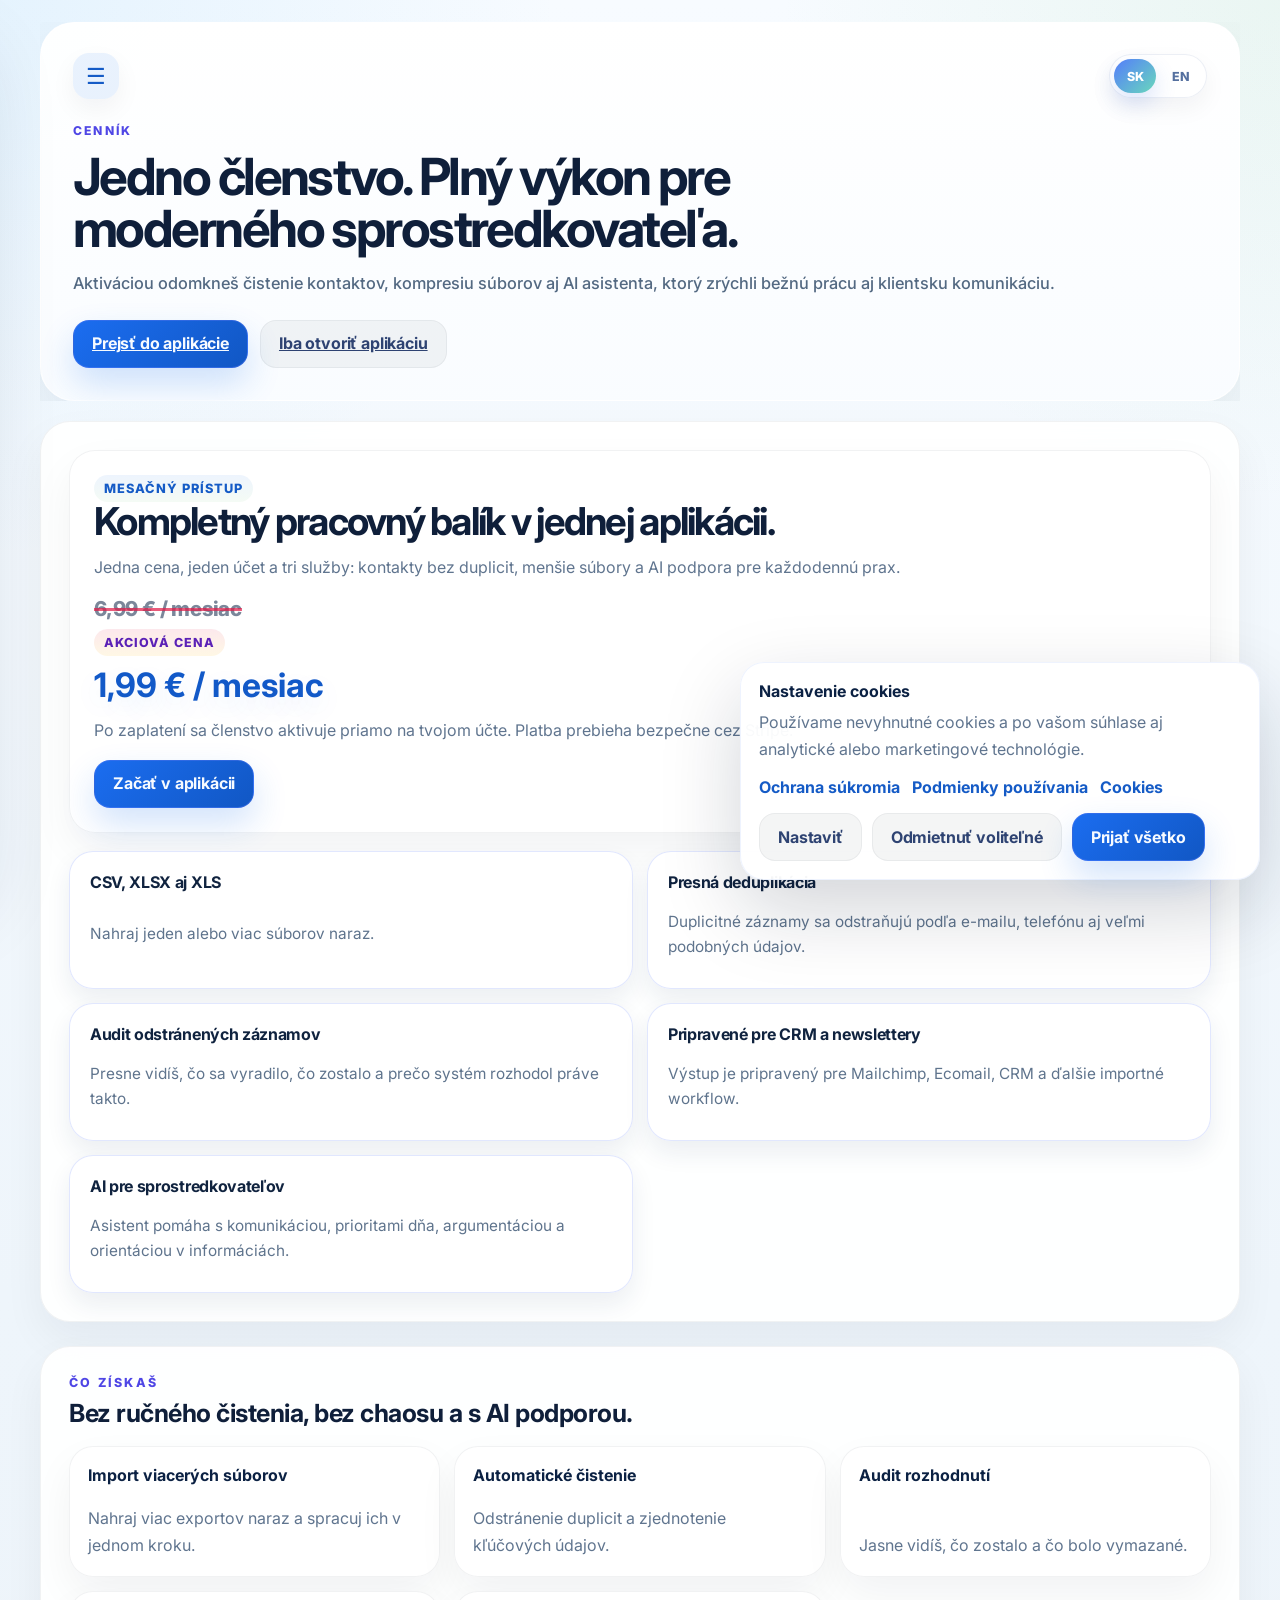
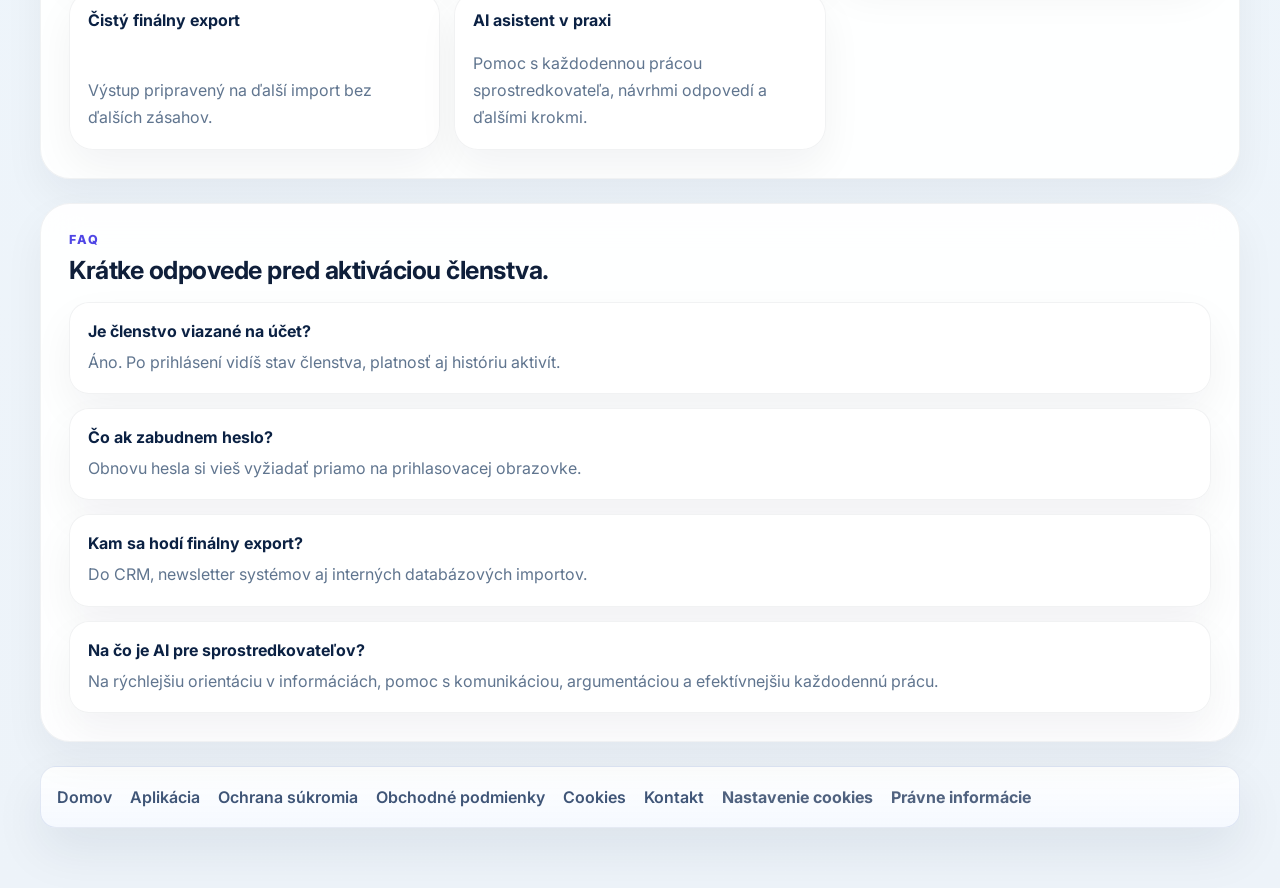
<file: pricing.html>
<!DOCTYPE html>
<html lang="sk">
<head>
  <meta charset="UTF-8">
  <meta name="viewport" content="width=device-width, initial-scale=1.0">
  <title>Unifyo | Cenník</title>
  <link rel="stylesheet" href="styles.css">
</head>
<body>
  <div class="ambient ambient--one"></div>
  <div class="ambient ambient--two"></div>

  <div class="app-shell app-shell--site">
    <aside id="sidebar" class="sidebar">
      <div class="sidebar__header">
        <a href="/index.html" class="sidebar__wordmark">Unifyo</a>
        <button id="sidebarRailToggle" class="sidebar__collapse" type="button" aria-label="Zbaliť menu">⟨</button>
      </div>

      <nav class="sidebar__nav" aria-label="Navigácia">
        <div class="sidebar-group">
          <button class="sidebar-group__toggle" type="button" data-sidebar-group="main" aria-expanded="true">
            <span>Produkt</span>
            <span class="sidebar-group__chevron">⌄</span>
          </button>
          <div class="sidebar-group__content" data-sidebar-group-content="main">
            <a href="/index.html" class="sidebar__link"><span class="sidebar__link-icon"></span><span>Domov</span></a>
            <a href="/app.html" class="sidebar__link"><span class="sidebar__link-icon"></span><span>Aplikácia</span></a>
            <a href="/pricing.html" class="sidebar__link" aria-current="page"><span class="sidebar__link-icon"></span><span>Cenník</span></a>
          </div>
        </div>

        <div class="sidebar-group">
          <button class="sidebar-group__toggle" type="button" data-sidebar-group="info" aria-expanded="true">
            <span>Obsah</span>
            <span class="sidebar-group__chevron">⌄</span>
          </button>
          <div class="sidebar-group__content" data-sidebar-group-content="info">
            <a href="#co-ziskas" class="sidebar__link"><span class="sidebar__link-icon"></span><span>Čo získaš</span></a>
            <a href="#faq" class="sidebar__link"><span class="sidebar__link-icon"></span><span>FAQ</span></a>
          </div>
        </div>

        <div class="sidebar-group">
          <button class="sidebar-group__toggle" type="button" data-sidebar-group="trust" aria-expanded="false">
            <span>Podmienky</span>
            <span class="sidebar-group__chevron">⌄</span>
          </button>
          <div class="sidebar-group__content is-collapsed" data-sidebar-group-content="trust">
            <a href="/privacy.html" class="sidebar__link"><span class="sidebar__link-icon"></span><span>Ochrana súkromia</span></a>
            <a href="/terms.html" class="sidebar__link"><span class="sidebar__link-icon"></span><span>Obchodné podmienky</span></a>
            <a href="/cookie-policy.html" class="sidebar__link"><span class="sidebar__link-icon"></span><span>Cookies</span></a>
          </div>
        </div>
      </nav>

      <div class="sidebar__footer">
        <span>Členstvo viazané na účet</span>
        <span>Bezpečná platba cez Stripe</span>
      </div>
    </aside>

    <div id="sidebarBackdrop" class="sidebar-backdrop" hidden></div>

    <div class="content-shell content-shell--site">
      <header class="hero hero--compact hero--pricing-wide">
        <div class="hero__content hero__content--compact hero__content--pricing-wide">
          <div class="hero__topbar">
            <button id="sidebarToggle" class="sidebar-toggle" type="button" aria-label="Otvoriť menu">☰</button>
            <div class="hero__topbar-actions" data-lang-switch-host></div>
          </div>
          <p class="hero__eyebrow">Cenník</p>
          <h1>Jedno členstvo. Plný výkon pre moderného sprostredkovateľa.</h1>
          <p class="hero__lede">Aktiváciou odomkneš čistenie kontaktov, kompresiu súborov aj AI asistenta, ktorý zrýchli bežnú prácu aj klientsku komunikáciu.</p>
          <div class="hero__actions">
            <a class="button button--primary" href="/app.html?startCheckout=1">Prihlásiť sa a kúpiť členstvo</a>
            <a class="button button--ghost" href="/app.html">Iba otvoriť aplikáciu</a>
          </div>
        </div>
      </header>

      <main class="layout layout--pricing">
        <section class="card card--wide card--pricing-hero">
          <div class="pricing-stack">
            <article class="pricing-card pricing-card--featured pricing-card--hero-wide">
              <span class="pricing-card__label">Mesačný prístup</span>
              <h2>Kompletný pracovný balík v jednej aplikácii.</h2>
              <p class="pricing-card__intro">Jedna cena, jeden účet a tri služby: kontakty bez duplicit, menšie súbory a AI podpora pre každodennú prax.</p>
              <div class="pricing-card__price-wrap">
                <span class="pricing-card__price-old">6,99 € / mesiac</span>
                <span class="pricing-card__deal">Akciová cena</span>
                <strong class="pricing-card__price">1,99 € / mesiac</strong>
              </div>
              <p class="pricing-card__copy">Po zaplatení sa členstvo aktivuje priamo na tvojom účte. Platba prebieha bezpečne cez Stripe.</p>
              <a class="button button--primary pricing-card__link" href="/app.html?startCheckout=1">Začať — prihlásenie a platba</a>
            </article>

            <div class="pricing-benefits-grid">
              <article class="pricing-sidecard__item">
                <strong>CSV, XLSX aj XLS</strong>
                <span>Nahraj jeden alebo viac súborov naraz.</span>
              </article>
              <article class="pricing-sidecard__item">
                <strong>Presná deduplikácia</strong>
                <span>Duplicitné záznamy sa odstraňujú podľa e-mailu, telefónu aj veľmi podobných údajov.</span>
              </article>
              <article class="pricing-sidecard__item">
                <strong>Audit odstránených záznamov</strong>
                <span>Presne vidíš, čo sa vyradilo, čo zostalo a prečo systém rozhodol práve takto.</span>
              </article>
              <article class="pricing-sidecard__item">
                <strong>Pripravené pre CRM a newslettery</strong>
                <span>Výstup je pripravený pre Mailchimp, Ecomail, CRM a ďalšie importné workflow.</span>
              </article>
              <article class="pricing-sidecard__item">
                <strong>AI pre sprostredkovateľov</strong>
                <span>Asistent pomáha s komunikáciou, prioritami dňa, argumentáciou a orientáciou v informáciách.</span>
              </article>
            </div>
          </div>
        </section>

        <section id="co-ziskas" class="card card--wide card--simple">
          <div class="section-head">
            <div>
              <p class="section-kicker">Čo získaš</p>
              <h2>Bez ručného čistenia, bez chaosu a s AI podporou.</h2>
            </div>
          </div>
          <div class="info-grid">
            <article class="info-card">
              <strong>Import viacerých súborov</strong>
              <p>Nahraj viac exportov naraz a spracuj ich v jednom kroku.</p>
            </article>
            <article class="info-card">
              <strong>Automatické čistenie</strong>
              <p>Odstránenie duplicit a zjednotenie kľúčových údajov.</p>
            </article>
            <article class="info-card">
              <strong>Audit rozhodnutí</strong>
              <p>Jasne vidíš, čo zostalo a čo bolo vymazané.</p>
            </article>
            <article class="info-card">
              <strong>Čistý finálny export</strong>
              <p>Výstup pripravený na ďalší import bez ďalších zásahov.</p>
            </article>
            <article class="info-card">
              <strong>AI asistent v praxi</strong>
              <p>Pomoc s každodennou prácou sprostredkovateľa, návrhmi odpovedí a ďalšími krokmi.</p>
            </article>
          </div>
        </section>

        <section id="faq" class="card card--wide card--simple">
          <div class="section-head">
            <div>
              <p class="section-kicker">FAQ</p>
              <h2>Krátke odpovede pred aktiváciou členstva.</h2>
            </div>
          </div>
          <div class="faq-list">
            <article class="faq-item">
              <strong>Je členstvo viazané na účet?</strong>
              <p>Áno. Po prihlásení vidíš stav členstva, platnosť aj históriu aktivít.</p>
            </article>
            <article class="faq-item">
              <strong>Čo ak zabudnem heslo?</strong>
              <p>Obnovu hesla si vieš vyžiadať priamo na prihlasovacej obrazovke.</p>
            </article>
            <article class="faq-item">
              <strong>Kam sa hodí finálny export?</strong>
              <p>Do CRM, newsletter systémov aj interných databázových importov.</p>
            </article>
            <article class="faq-item">
              <strong>Na čo je AI pre sprostredkovateľov?</strong>
              <p>Na rýchlejšiu orientáciu v informáciách, pomoc s komunikáciou, argumentáciou a efektívnejšiu každodennú prácu.</p>
            </article>
          </div>
        </section>
      </main>

      <footer class="site-footer site-footer--solid">
        <a href="/index.html">Domov</a>
        <a href="/app.html">Aplikácia</a>
        <a href="/privacy.html">Ochrana súkromia</a>
        <a href="/terms.html">Obchodné podmienky</a>
        <a href="/cookie-policy.html">Cookies</a>
        <a href="/contact.html">Kontakt</a>
      </footer>
    </div>
  </div>

  <script src="consent.js"></script>
  <script>
    window.UNIFYO_PAGE_I18N = [
      { selector: "title", text: { sk: "Unifyo | Cenník", en: "Unifyo | Pricing" } },
      { selector: ".sidebar-group__toggle[data-sidebar-group=\"main\"] span:first-child", text: { sk: "Produkt", en: "Product" } },
      { selector: ".sidebar__link[href=\"/index.html\"] span:last-child", text: { sk: "Domov", en: "Home" } },
      { selector: ".sidebar__link[href=\"/app.html\"] span:last-child", text: { sk: "Aplikácia", en: "App" } },
      { selector: ".sidebar__link[href=\"/pricing.html\"] span:last-child", text: { sk: "Cenník", en: "Pricing" } },
      { selector: ".sidebar-group__toggle[data-sidebar-group=\"info\"] span:first-child", text: { sk: "Obsah", en: "Content" } },
      { selector: ".sidebar__link[href=\"#co-ziskas\"] span:last-child", text: { sk: "Čo získaš", en: "What you get" } },
      { selector: ".sidebar__link[href=\"#faq\"] span:last-child", text: { sk: "FAQ", en: "FAQ" } },
      { selector: ".sidebar-group__toggle[data-sidebar-group=\"trust\"] span:first-child", text: { sk: "Podmienky", en: "Legal" } },
      { selector: ".sidebar__link[href=\"/privacy.html\"] span:last-child", text: { sk: "Ochrana súkromia", en: "Privacy" } },
      { selector: ".sidebar__link[href=\"/terms.html\"] span:last-child", text: { sk: "Obchodné podmienky", en: "Terms and conditions" } },
      { selector: ".sidebar__link[href=\"/cookie-policy.html\"] span:last-child", text: { sk: "Cookies", en: "Cookies" } },
      { selector: ".sidebar__footer span:first-child", text: { sk: "Členstvo viazané na účet", en: "Membership tied to your account" } },
      { selector: ".sidebar__footer span:last-child", text: { sk: "Bezpečná platba cez Stripe", en: "Secure Stripe payment" } },
      { selector: ".hero__eyebrow", text: { sk: "Cenník", en: "Pricing" } },
      { selector: ".hero__content--pricing-wide h1", text: { sk: "Jedno členstvo. Plný výkon pre moderného sprostredkovateľa.", en: "One membership. Full performance for a modern intermediary." } },
      { selector: ".hero__content--pricing-wide .hero__lede", text: { sk: "Aktiváciou odomkneš čistenie kontaktov, kompresiu súborov aj AI asistenta, ktorý zrýchli bežnú prácu aj klientsku komunikáciu.", en: "Activation unlocks contact cleanup, file compression and an AI assistant that speeds up daily work and client communication." } },
      { selector: ".hero__actions .button--primary", text: { sk: "Prejsť do aplikácie", en: "Go to app" } },
      { selector: ".pricing-card__label", text: { sk: "Mesačný prístup", en: "Monthly access" } },
      { selector: ".pricing-card--hero-wide h2", text: { sk: "Kompletný pracovný balík v jednej aplikácii.", en: "A complete work bundle in one app." } },
      { selector: ".pricing-card__intro", text: { sk: "Jedna cena, jeden účet a tri služby: kontakty bez duplicit, menšie súbory a AI podpora pre každodennú prax.", en: "One price, one account and three services: duplicate-free contacts, smaller files and AI support for daily practice." } },
      { selector: ".pricing-card__deal", text: { sk: "Akciová cena", en: "Special price" } },
      { selector: ".pricing-card__price-old", text: { sk: "6,99 € / mesiac", en: "€6.99 / month" } },
      { selector: ".pricing-card__price", text: { sk: "1,99 € / mesiac", en: "€1.99 / month" } },
      { selector: ".pricing-card__copy", text: { sk: "Po zaplatení sa členstvo aktivuje priamo na tvojom účte. Platba prebieha bezpečne cez Stripe.", en: "After payment, membership activates directly on your account. Payment runs securely via Stripe." } },
      { selector: ".pricing-card__link", text: { sk: "Začať v aplikácii", en: "Start in the app" } },
      { selector: ".pricing-benefits-grid .pricing-sidecard__item:nth-of-type(1) strong", text: { sk: "CSV, XLSX aj XLS", en: "CSV, XLSX and XLS" } },
      { selector: ".pricing-benefits-grid .pricing-sidecard__item:nth-of-type(1) span", text: { sk: "Nahraj jeden alebo viac súborov naraz.", en: "Upload one or multiple files at once." } },
      { selector: ".pricing-benefits-grid .pricing-sidecard__item:nth-of-type(2) strong", text: { sk: "Presná deduplikácia", en: "Precise deduplication" } },
      { selector: ".pricing-benefits-grid .pricing-sidecard__item:nth-of-type(2) span", text: { sk: "Duplicitné záznamy sa odstraňujú podľa e-mailu, telefónu aj veľmi podobných údajov.", en: "Duplicate records are removed by email, phone and very similar data." } },
      { selector: ".pricing-benefits-grid .pricing-sidecard__item:nth-of-type(3) strong", text: { sk: "Audit odstránených záznamov", en: "Removed-record audit" } },
      { selector: ".pricing-benefits-grid .pricing-sidecard__item:nth-of-type(3) span", text: { sk: "Presne vidíš, čo sa vyradilo, čo zostalo a prečo systém rozhodol práve takto.", en: "You can clearly see what was removed, what stayed and why the system decided that way." } },
      { selector: ".pricing-benefits-grid .pricing-sidecard__item:nth-of-type(4) strong", text: { sk: "Pripravené pre CRM a newslettery", en: "Ready for CRM and newsletters" } },
      { selector: ".pricing-benefits-grid .pricing-sidecard__item:nth-of-type(4) span", text: { sk: "Výstup je pripravený pre Mailchimp, Ecomail, CRM a ďalšie importné workflow.", en: "The output is ready for Mailchimp, Ecomail, CRM and other import workflows." } },
      { selector: ".pricing-benefits-grid .pricing-sidecard__item:nth-of-type(5) strong", text: { sk: "AI pre sprostredkovateľov", en: "AI for intermediaries" } },
      { selector: ".pricing-benefits-grid .pricing-sidecard__item:nth-of-type(5) span", text: { sk: "Asistent pomáha s komunikáciou, prioritami dňa, argumentáciou a orientáciou v informáciách.", en: "The assistant helps with communication, daily priorities, argumentation and orientation in information." } },
      { selector: "#co-ziskas .section-kicker", text: { sk: "Čo získaš", en: "What you get" } },
      { selector: "#co-ziskas h2", text: { sk: "Bez ručného čistenia, bez chaosu a s AI podporou.", en: "No manual cleanup, no chaos and AI support included." } },
      { selector: "#faq .section-kicker", text: { sk: "FAQ", en: "FAQ" } },
      { selector: "#faq h2", text: { sk: "Krátke odpovede pred aktiváciou členstva.", en: "Short answers before activating membership." } },
      { selector: ".site-footer a:nth-of-type(1)", text: { sk: "Domov", en: "Home" } },
      { selector: ".site-footer a:nth-of-type(2)", text: { sk: "Aplikácia", en: "App" } },
      { selector: ".site-footer a:nth-of-type(3)", text: { sk: "Ochrana súkromia", en: "Privacy" } },
      { selector: ".site-footer a:nth-of-type(4)", text: { sk: "Obchodné podmienky", en: "Terms and conditions" } },
      { selector: ".site-footer a:nth-of-type(5)", text: { sk: "Cookies", en: "Cookies" } },
      { selector: ".site-footer a:nth-of-type(6)", text: { sk: "Kontakt", en: "Contact" } }
    ];
  </script>
  <script src="lang-switch.js"></script>
  <script src="site-nav.js"></script>
</body>
</html>
</file>
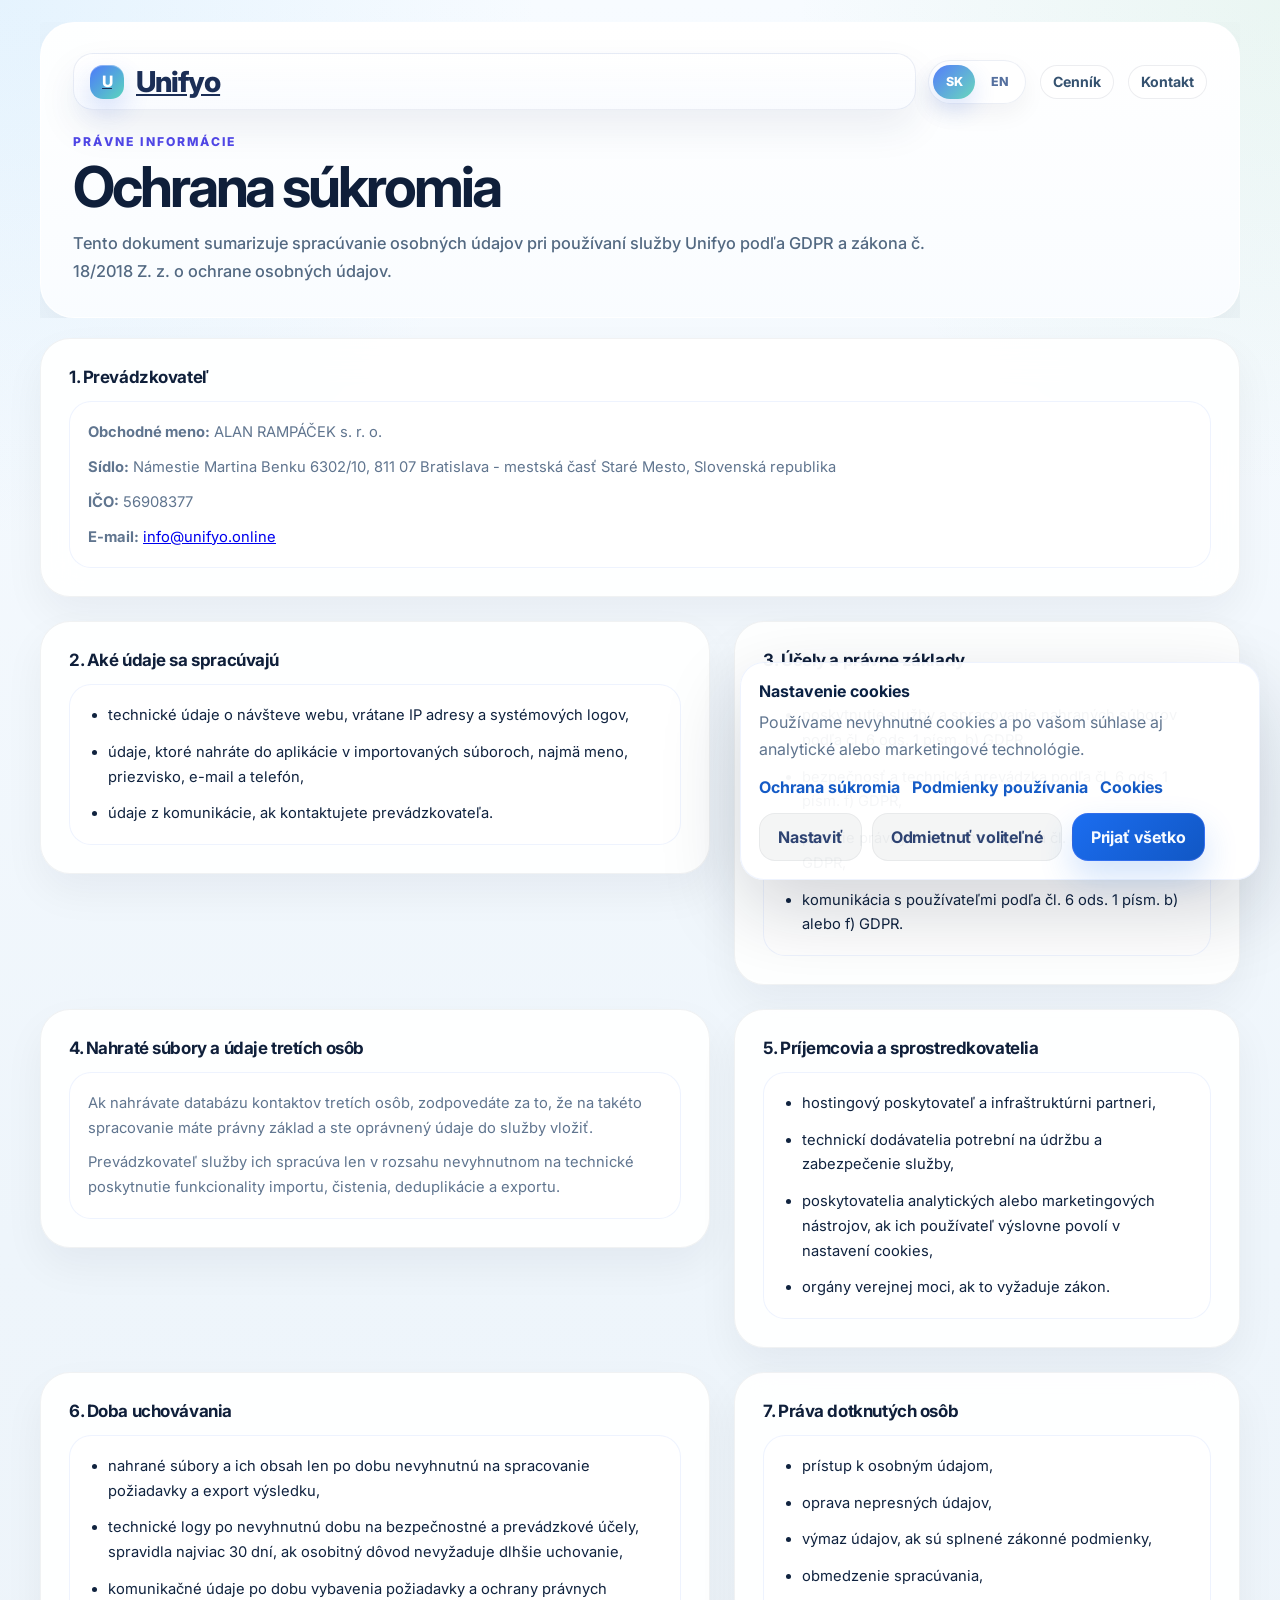
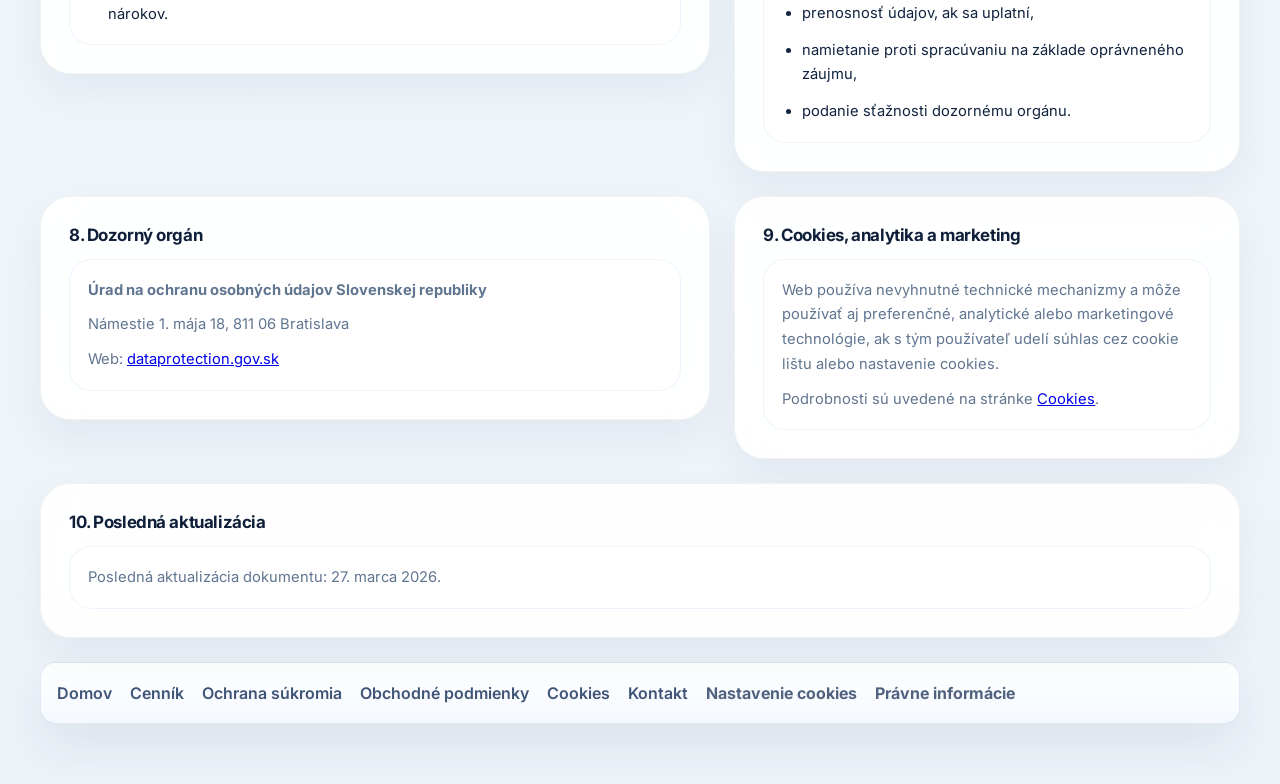
<file: privacy.html>
<!DOCTYPE html>
<html lang="sk">
<head>
  <meta charset="UTF-8">
  <meta name="viewport" content="width=device-width, initial-scale=1.0">
  <title>Unifyo | Ochrana súkromia</title>
  <link rel="stylesheet" href="styles.css">
</head>
<body class="legal-page">
  <div class="ambient ambient--one"></div>
  <div class="ambient ambient--two"></div>

  <div class="app-shell app-shell--site">
    <div class="content-shell content-shell--site">
      <header class="hero hero--compact">
        <div class="hero__content hero__content--compact">
          <div class="hero__topbar">
            <a href="/index.html" class="sidebar__wordmark">Unifyo</a>
            <div class="hero__topbar-actions" data-lang-switch-host>
              <a class="ghost-link" href="/pricing.html">Cenník</a>
              <a class="ghost-link" href="/contact.html">Kontakt</a>
            </div>
          </div>
          <div class="hero__grid hero__grid--landing">
            <div class="hero__main hero__main--wide">
              <p class="hero__eyebrow">Právne informácie</p>
              <h1>Ochrana súkromia</h1>
              <p class="hero__lede">Tento dokument sumarizuje spracúvanie osobných údajov pri používaní služby Unifyo podľa GDPR a zákona č. 18/2018 Z. z. o ochrane osobných údajov.</p>
            </div>
          </div>
        </div>
      </header>

      <main class="layout legal-layout">
        <section class="card card--wide">
          <h2>1. Prevádzkovateľ</h2>
          <div class="legal-card">
            <p><strong>Obchodné meno:</strong> ALAN RAMPÁČEK s. r. o.</p>
            <p><strong>Sídlo:</strong> Námestie Martina Benku 6302/10, 811 07 Bratislava - mestská časť Staré Mesto, Slovenská republika</p>
            <p><strong>IČO:</strong> 56908377</p>
            <p><strong>E-mail:</strong> <a href="mailto:info@unifyo.online">info@unifyo.online</a></p>
          </div>
        </section>

        <section class="card">
          <h2>2. Aké údaje sa spracúvajú</h2>
          <div class="legal-card">
            <ul class="rule-list">
              <li>technické údaje o návšteve webu, vrátane IP adresy a systémových logov,</li>
              <li>údaje, ktoré nahráte do aplikácie v importovaných súboroch, najmä meno, priezvisko, e-mail a telefón,</li>
              <li>údaje z komunikácie, ak kontaktujete prevádzkovateľa.</li>
            </ul>
          </div>
        </section>

        <section class="card">
          <h2>3. Účely a právne základy</h2>
          <div class="legal-card">
            <ul class="rule-list">
              <li>poskytnutie služby a spracovanie nahraných súborov podľa čl. 6 ods. 1 písm. b) GDPR,</li>
              <li>bezpečnosť a technická prevádzka podľa čl. 6 ods. 1 písm. f) GDPR,</li>
              <li>plnenie právnych povinností podľa čl. 6 ods. 1 písm. c) GDPR,</li>
              <li>komunikácia s používateľmi podľa čl. 6 ods. 1 písm. b) alebo f) GDPR.</li>
            </ul>
          </div>
        </section>

        <section class="card">
          <h2>4. Nahraté súbory a údaje tretích osôb</h2>
          <div class="legal-card">
            <p>Ak nahrávate databázu kontaktov tretích osôb, zodpovedáte za to, že na takéto spracovanie máte právny základ a ste oprávnený údaje do služby vložiť.</p>
            <p>Prevádzkovateľ služby ich spracúva len v rozsahu nevyhnutnom na technické poskytnutie funkcionality importu, čistenia, deduplikácie a exportu.</p>
          </div>
        </section>

        <section class="card">
          <h2>5. Príjemcovia a sprostredkovatelia</h2>
          <div class="legal-card">
            <ul class="rule-list">
              <li>hostingový poskytovateľ a infraštruktúrni partneri,</li>
              <li>technickí dodávatelia potrební na údržbu a zabezpečenie služby,</li>
              <li>poskytovatelia analytických alebo marketingových nástrojov, ak ich používateľ výslovne povolí v nastavení cookies,</li>
              <li>orgány verejnej moci, ak to vyžaduje zákon.</li>
            </ul>
          </div>
        </section>

        <section class="card">
          <h2>6. Doba uchovávania</h2>
          <div class="legal-card">
            <ul class="rule-list">
              <li>nahrané súbory a ich obsah len po dobu nevyhnutnú na spracovanie požiadavky a export výsledku,</li>
              <li>technické logy po nevyhnutnú dobu na bezpečnostné a prevádzkové účely, spravidla najviac 30 dní, ak osobitný dôvod nevyžaduje dlhšie uchovanie,</li>
              <li>komunikačné údaje po dobu vybavenia požiadavky a ochrany právnych nárokov.</li>
            </ul>
          </div>
        </section>

        <section class="card">
          <h2>7. Práva dotknutých osôb</h2>
          <div class="legal-card">
            <ul class="rule-list">
              <li>prístup k osobným údajom,</li>
              <li>oprava nepresných údajov,</li>
              <li>výmaz údajov, ak sú splnené zákonné podmienky,</li>
              <li>obmedzenie spracúvania,</li>
              <li>prenosnosť údajov, ak sa uplatní,</li>
              <li>namietanie proti spracúvaniu na základe oprávneného záujmu,</li>
              <li>podanie sťažnosti dozornému orgánu.</li>
            </ul>
          </div>
        </section>

        <section class="card">
          <h2>8. Dozorný orgán</h2>
          <div class="legal-card">
            <p><strong>Úrad na ochranu osobných údajov Slovenskej republiky</strong></p>
            <p>Námestie 1. mája 18, 811 06 Bratislava</p>
            <p>Web: <a href="https://dataprotection.gov.sk/sk/kontakt/" target="_blank" rel="noreferrer">dataprotection.gov.sk</a></p>
          </div>
        </section>

        <section class="card">
          <h2>9. Cookies, analytika a marketing</h2>
          <div class="legal-card">
            <p>Web používa nevyhnutné technické mechanizmy a môže používať aj preferenčné, analytické alebo marketingové technológie, ak s tým používateľ udelí súhlas cez cookie lištu alebo nastavenie cookies.</p>
            <p>Podrobnosti sú uvedené na stránke <a href="/cookie-policy.html">Cookies</a>.</p>
          </div>
        </section>

        <section class="card card--wide">
          <h2>10. Posledná aktualizácia</h2>
          <div class="legal-card">
            <p>Posledná aktualizácia dokumentu: 27. marca 2026.</p>
          </div>
        </section>
      </main>

      <footer class="site-footer site-footer--solid">
        <a href="/index.html">Domov</a>
        <a href="/pricing.html">Cenník</a>
        <a href="/privacy.html" aria-current="page">Ochrana súkromia</a>
        <a href="/terms.html">Obchodné podmienky</a>
        <a href="/cookie-policy.html">Cookies</a>
        <a href="/contact.html">Kontakt</a>
      </footer>
    </div>
  </div>

  <script src="consent.js"></script>
  <script>
    window.UNIFYO_PAGE_I18N = [
      { selector: "title", text: { sk: "Unifyo | Ochrana súkromia", en: "Unifyo | Privacy" } },
      { selector: ".hero__topbar-actions .ghost-link[href=\"/pricing.html\"]", text: { sk: "Cenník", en: "Pricing" } },
      { selector: ".hero__topbar-actions .ghost-link[href=\"/contact.html\"]", text: { sk: "Kontakt", en: "Contact" } },
      { selector: ".hero__eyebrow", text: { sk: "Právne informácie", en: "Legal information" } },
      { selector: ".hero__main--wide h1", text: { sk: "Ochrana súkromia", en: "Privacy policy" } },
      { selector: ".hero__lede", text: { sk: "Tento dokument sumarizuje spracúvanie osobných údajov pri používaní služby Unifyo podľa GDPR a zákona č. 18/2018 Z. z. o ochrane osobných údajov.", en: "This document summarizes the processing of personal data when using the Unifyo service under the GDPR and Act No. 18/2018 Coll. on personal data protection." } },
      { selector: ".card:nth-of-type(1) h2", text: { sk: "1. Prevádzkovateľ", en: "1. Controller" } },
      { selector: ".card:nth-of-type(2) h2", text: { sk: "2. Aké údaje sa spracúvajú", en: "2. What data is processed" } },
      { selector: ".card:nth-of-type(3) h2", text: { sk: "3. Účely a právne základy", en: "3. Purposes and legal bases" } },
      { selector: ".card:nth-of-type(4) h2", text: { sk: "4. Nahraté súbory a údaje tretích osôb", en: "4. Uploaded files and third-party data" } },
      { selector: ".card:nth-of-type(5) h2", text: { sk: "5. Príjemcovia a sprostredkovatelia", en: "5. Recipients and processors" } },
      { selector: ".card:nth-of-type(6) h2", text: { sk: "6. Doba uchovávania", en: "6. Retention period" } },
      { selector: ".card:nth-of-type(7) h2", text: { sk: "7. Práva dotknutých osôb", en: "7. Data subject rights" } },
      { selector: ".card:nth-of-type(8) h2", text: { sk: "8. Dozorný orgán", en: "8. Supervisory authority" } },
      { selector: ".card:nth-of-type(9) h2", text: { sk: "9. Cookies, analytika a marketing", en: "9. Cookies, analytics and marketing" } },
      { selector: ".card:nth-of-type(10) h2", text: { sk: "10. Posledná aktualizácia", en: "10. Last update" } },
      { selector: ".card:nth-of-type(2) .rule-list li:nth-of-type(1)", text: { sk: "technické údaje o návšteve webu, vrátane IP adresy a systémových logov,", en: "technical data about website visits, including IP address and system logs," } },
      { selector: ".card:nth-of-type(2) .rule-list li:nth-of-type(2)", text: { sk: "údaje, ktoré nahráte do aplikácie v importovaných súboroch, najmä meno, priezvisko, e-mail a telefón,", en: "data you upload into the app within imported files, especially first name, last name, email and phone number," } },
      { selector: ".card:nth-of-type(2) .rule-list li:nth-of-type(3)", text: { sk: "údaje z komunikácie, ak kontaktujete prevádzkovateľa.", en: "communication data if you contact the controller." } },
      { selector: ".card:nth-of-type(3) .rule-list li:nth-of-type(1)", text: { sk: "poskytnutie služby a spracovanie nahraných súborov podľa čl. 6 ods. 1 písm. b) GDPR,", en: "providing the service and processing uploaded files under Article 6(1)(b) GDPR," } },
      { selector: ".card:nth-of-type(3) .rule-list li:nth-of-type(2)", text: { sk: "bezpečnosť a technická prevádzka podľa čl. 6 ods. 1 písm. f) GDPR,", en: "security and technical operation under Article 6(1)(f) GDPR," } },
      { selector: ".card:nth-of-type(3) .rule-list li:nth-of-type(3)", text: { sk: "plnenie právnych povinností podľa čl. 6 ods. 1 písm. c) GDPR,", en: "compliance with legal obligations under Article 6(1)(c) GDPR," } },
      { selector: ".card:nth-of-type(3) .rule-list li:nth-of-type(4)", text: { sk: "komunikácia s používateľmi podľa čl. 6 ods. 1 písm. b) alebo f) GDPR.", en: "communication with users under Article 6(1)(b) or (f) GDPR." } },
      { selector: ".card:nth-of-type(4) .legal-card p:nth-of-type(1)", text: { sk: "Ak nahrávate databázu kontaktov tretích osôb, zodpovedáte za to, že na takéto spracovanie máte právny základ a ste oprávnený údaje do služby vložiť.", en: "If you upload a contact database of third parties, you are responsible for having a legal basis for such processing and being authorized to upload the data into the service." } },
      { selector: ".card:nth-of-type(4) .legal-card p:nth-of-type(2)", text: { sk: "Prevádzkovateľ služby ich spracúva len v rozsahu nevyhnutnom na technické poskytnutie funkcionality importu, čistenia, deduplikácie a exportu.", en: "The service operator processes them only to the extent necessary to technically provide import, cleanup, deduplication and export functionality." } },
      { selector: ".card:nth-of-type(5) .rule-list li:nth-of-type(1)", text: { sk: "hostingový poskytovateľ a infraštruktúrni partneri,", en: "hosting provider and infrastructure partners," } },
      { selector: ".card:nth-of-type(5) .rule-list li:nth-of-type(2)", text: { sk: "technickí dodávatelia potrební na údržbu a zabezpečenie služby,", en: "technical vendors needed for service maintenance and security," } },
      { selector: ".card:nth-of-type(5) .rule-list li:nth-of-type(3)", text: { sk: "poskytovatelia analytických alebo marketingových nástrojov, ak ich používateľ výslovne povolí v nastavení cookies,", en: "providers of analytics or marketing tools, if explicitly enabled by the user in cookie settings," } },
      { selector: ".card:nth-of-type(5) .rule-list li:nth-of-type(4)", text: { sk: "orgány verejnej moci, ak to vyžaduje zákon.", en: "public authorities where required by law." } },
      { selector: ".card:nth-of-type(6) .rule-list li:nth-of-type(1)", text: { sk: "nahrané súbory a ich obsah len po dobu nevyhnutnú na spracovanie požiadavky a export výsledku,", en: "uploaded files and their content only for the time necessary to process the request and export the result," } },
      { selector: ".card:nth-of-type(6) .rule-list li:nth-of-type(2)", text: { sk: "technické logy po nevyhnutnú dobu na bezpečnostné a prevádzkové účely, spravidla najviac 30 dní, ak osobitný dôvod nevyžaduje dlhšie uchovanie,", en: "technical logs for the period necessary for security and operation, usually no longer than 30 days unless a specific reason requires longer retention," } },
      { selector: ".card:nth-of-type(6) .rule-list li:nth-of-type(3)", text: { sk: "komunikačné údaje po dobu vybavenia požiadavky a ochrany právnych nárokov.", en: "communication data for the period needed to handle the request and protect legal claims." } },
      { selector: ".card:nth-of-type(7) .rule-list li:nth-of-type(1)", text: { sk: "prístup k osobným údajom,", en: "access to personal data," } },
      { selector: ".card:nth-of-type(7) .rule-list li:nth-of-type(2)", text: { sk: "oprava nepresných údajov,", en: "rectification of inaccurate data," } },
      { selector: ".card:nth-of-type(7) .rule-list li:nth-of-type(3)", text: { sk: "výmaz údajov, ak sú splnené zákonné podmienky,", en: "erasure of data where legal conditions are met," } },
      { selector: ".card:nth-of-type(7) .rule-list li:nth-of-type(4)", text: { sk: "obmedzenie spracúvania,", en: "restriction of processing," } },
      { selector: ".card:nth-of-type(7) .rule-list li:nth-of-type(5)", text: { sk: "prenosnosť údajov, ak sa uplatní,", en: "data portability where applicable," } },
      { selector: ".card:nth-of-type(7) .rule-list li:nth-of-type(6)", text: { sk: "namietanie proti spracúvaniu na základe oprávneného záujmu,", en: "objection to processing based on legitimate interest," } },
      { selector: ".card:nth-of-type(7) .rule-list li:nth-of-type(7)", text: { sk: "podanie sťažnosti dozornému orgánu.", en: "filing a complaint with the supervisory authority." } },
      { selector: ".card:nth-of-type(9) .legal-card p:nth-of-type(1)", text: { sk: "Web používa nevyhnutné technické mechanizmy a môže používať aj preferenčné, analytické alebo marketingové technológie, ak s tým používateľ udelí súhlas cez cookie lištu alebo nastavenie cookies.", en: "The website uses necessary technical mechanisms and may also use preference, analytics or marketing technologies if the user consents through the cookie banner or cookie settings." } },
      { selector: ".card:nth-of-type(9) .legal-card p:nth-of-type(2)", html: { sk: "Podrobnosti sú uvedené na stránke <a href=\"/cookie-policy.html\">Cookies</a>.", en: "Details are listed on the <a href=\"/cookie-policy.html\">Cookies</a> page." } },
      { selector: ".card:nth-of-type(10) .legal-card p", text: { sk: "Posledná aktualizácia dokumentu: 27. marca 2026.", en: "Last document update: March 27, 2026." } },
      { selector: ".site-footer a:nth-of-type(1)", text: { sk: "Domov", en: "Home" } },
      { selector: ".site-footer a:nth-of-type(2)", text: { sk: "Cenník", en: "Pricing" } },
      { selector: ".site-footer a:nth-of-type(3)", text: { sk: "Ochrana súkromia", en: "Privacy" } },
      { selector: ".site-footer a:nth-of-type(4)", text: { sk: "Obchodné podmienky", en: "Terms and conditions" } },
      { selector: ".site-footer a:nth-of-type(5)", text: { sk: "Cookies", en: "Cookies" } },
      { selector: ".site-footer a:nth-of-type(6)", text: { sk: "Kontakt", en: "Contact" } }
    ];
  </script>
  <script src="lang-switch.js"></script>
</body>
</html>
</file>
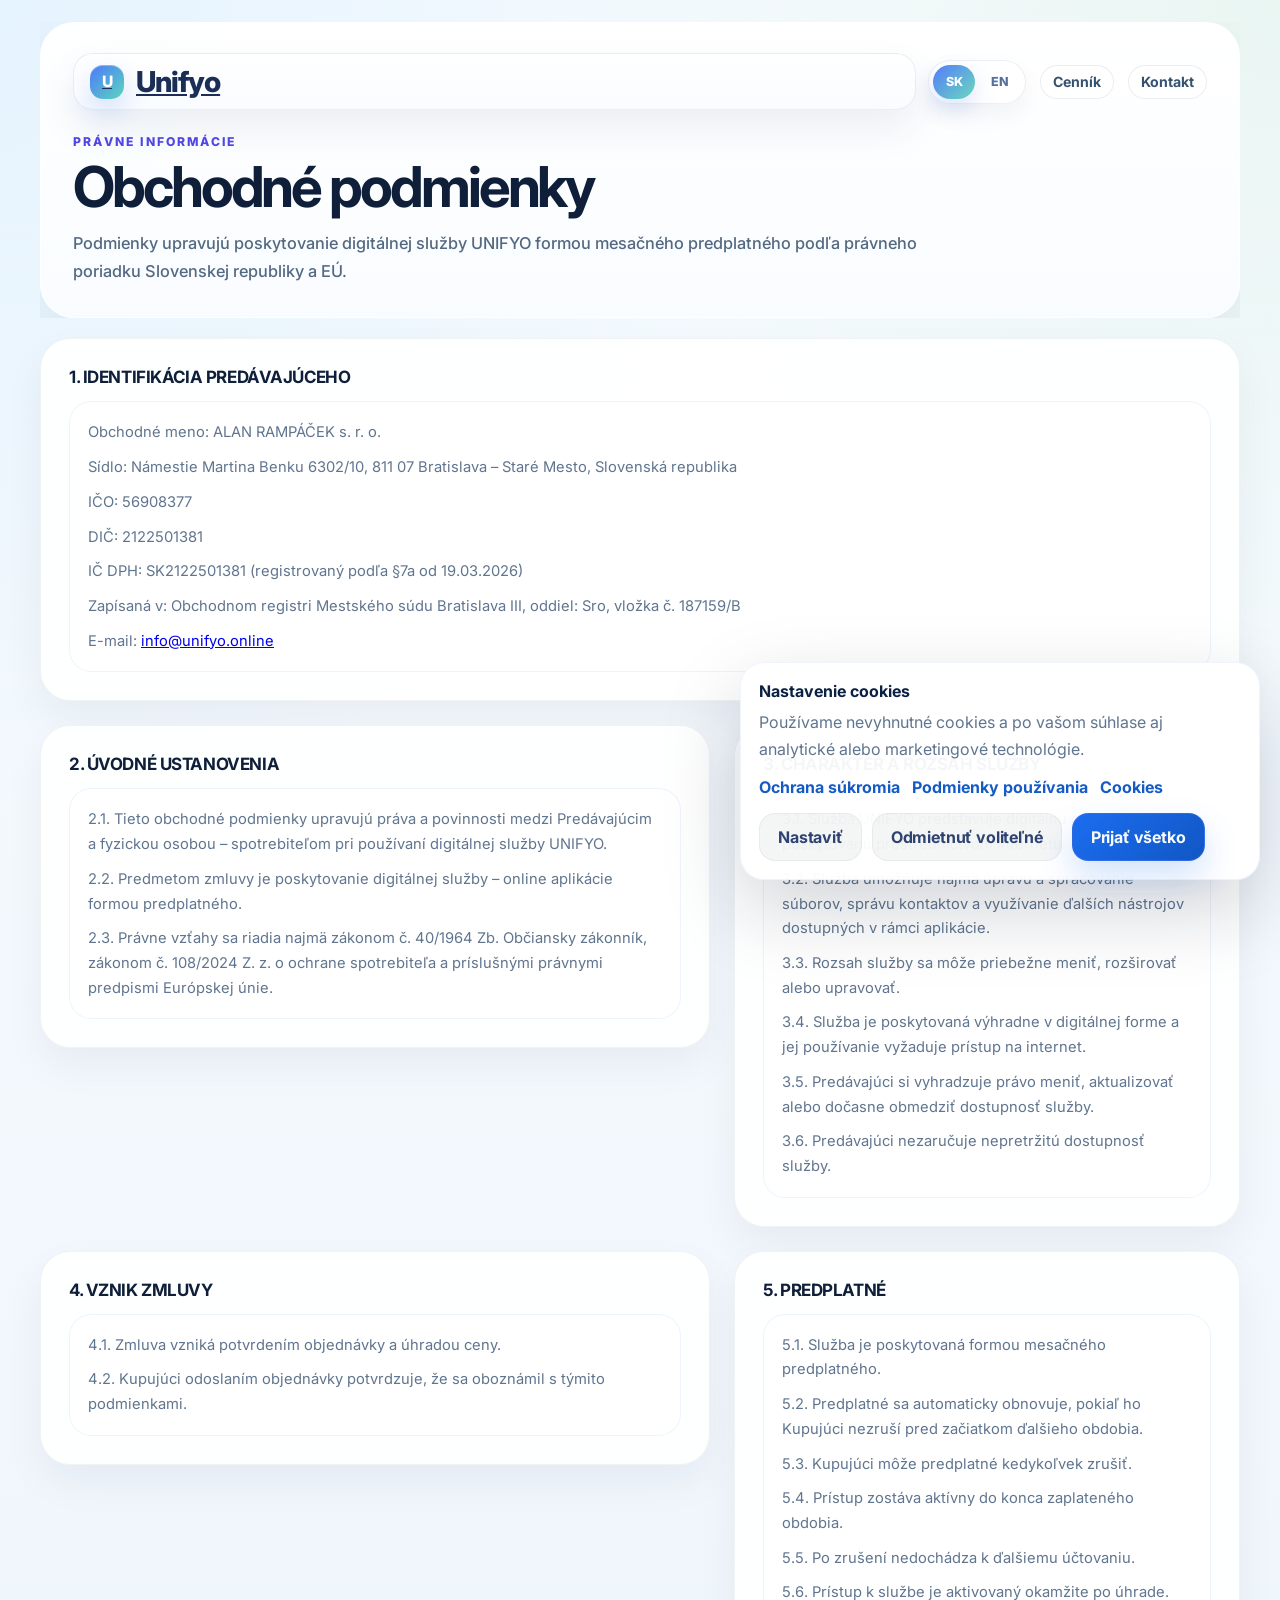
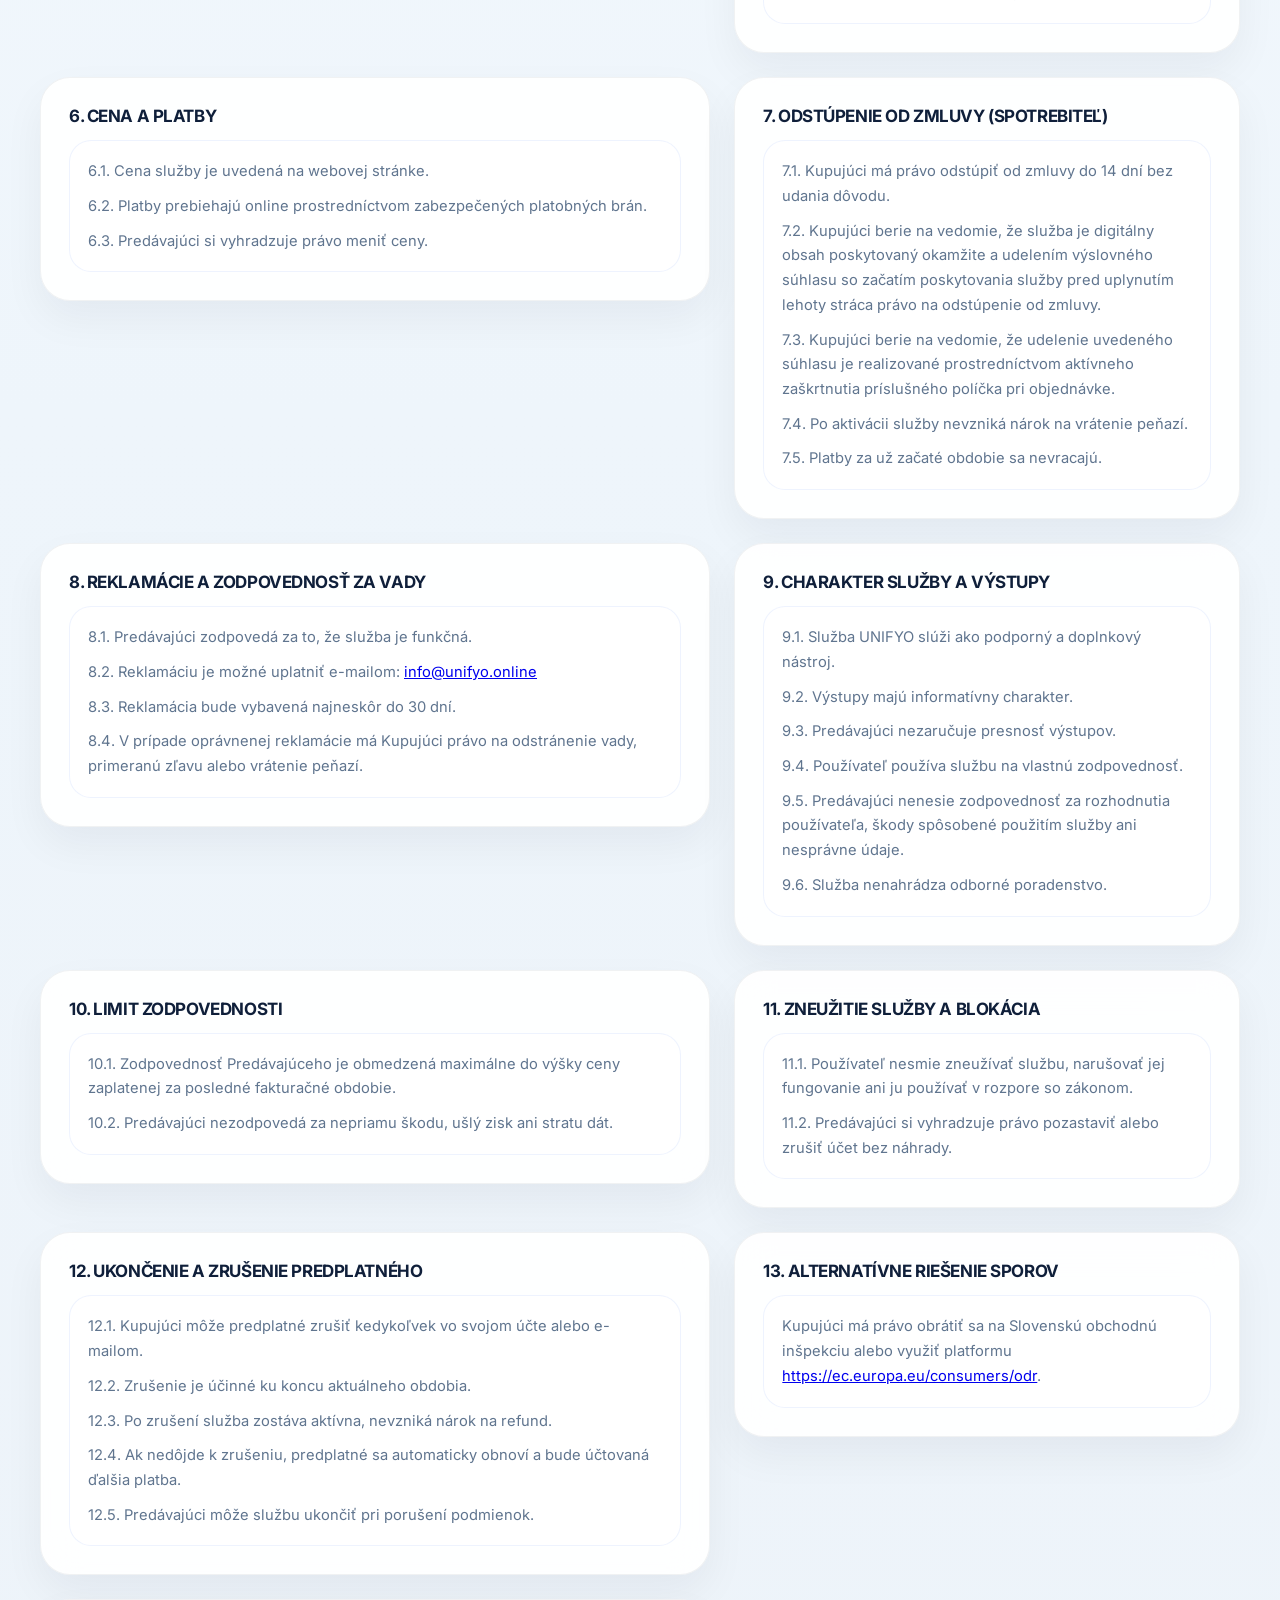
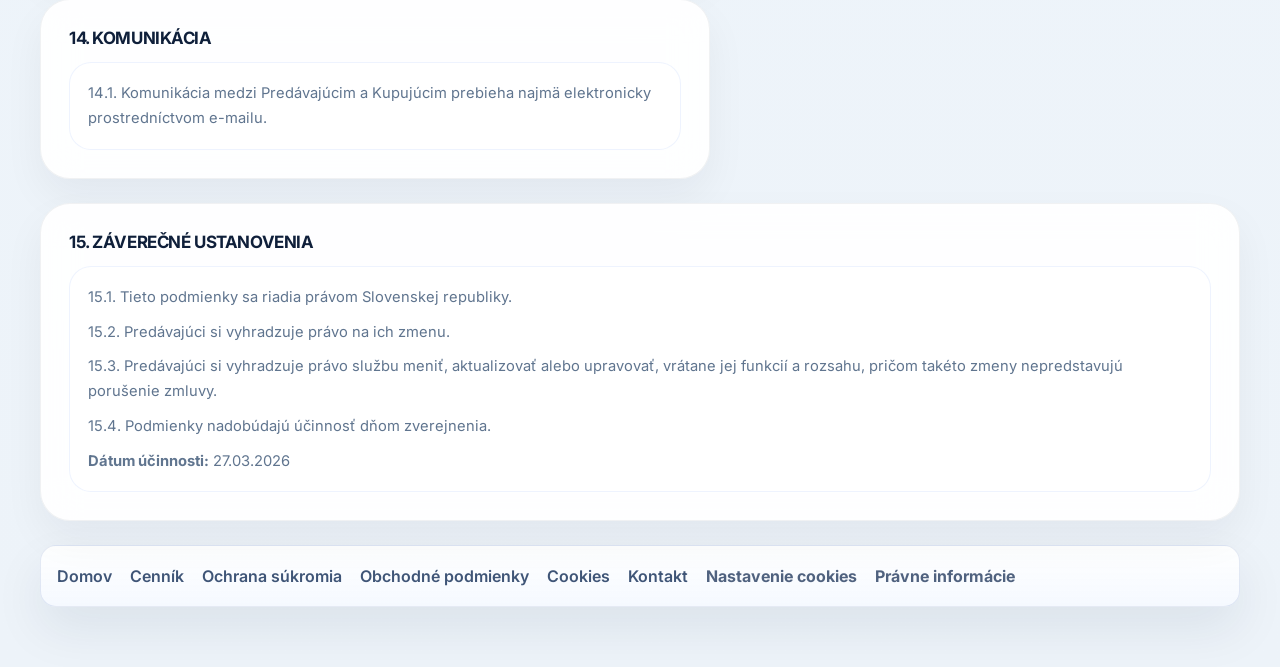
<file: terms.html>
<!DOCTYPE html>
<html lang="sk">
<head>
  <meta charset="UTF-8">
  <meta name="viewport" content="width=device-width, initial-scale=1.0">
  <title>Unifyo | Obchodné podmienky</title>
  <link rel="stylesheet" href="styles.css">
</head>
<body class="legal-page">
  <div class="ambient ambient--one"></div>
  <div class="ambient ambient--two"></div>

  <div class="app-shell app-shell--site">
    <div class="content-shell content-shell--site">
      <header class="hero hero--compact">
        <div class="hero__content hero__content--compact">
          <div class="hero__topbar">
            <a href="/index.html" class="sidebar__wordmark">Unifyo</a>
            <div class="hero__topbar-actions" data-lang-switch-host>
              <a class="ghost-link" href="/pricing.html">Cenník</a>
              <a class="ghost-link" href="/contact.html">Kontakt</a>
            </div>
          </div>
          <div class="hero__grid hero__grid--landing">
            <div class="hero__main hero__main--wide">
              <p class="hero__eyebrow">Právne informácie</p>
              <h1>Obchodné podmienky</h1>
              <p class="hero__lede">Podmienky upravujú poskytovanie digitálnej služby UNIFYO formou mesačného predplatného podľa právneho poriadku Slovenskej republiky a EÚ.</p>
            </div>
          </div>
        </div>
      </header>

      <main class="layout legal-layout">
        <section class="card card--wide">
          <h2>1. IDENTIFIKÁCIA PREDÁVAJÚCEHO</h2>
          <div class="legal-card">
            <p>Obchodné meno: ALAN RAMPÁČEK s. r. o.</p>
            <p>Sídlo: Námestie Martina Benku 6302/10, 811 07 Bratislava – Staré Mesto, Slovenská republika</p>
            <p>IČO: 56908377</p>
            <p>DIČ: 2122501381</p>
            <p>IČ DPH: SK2122501381 (registrovaný podľa §7a od 19.03.2026)</p>
            <p>Zapísaná v: Obchodnom registri Mestského súdu Bratislava III, oddiel: Sro, vložka č. 187159/B</p>
            <p>E-mail: <a href="mailto:info@unifyo.online">info@unifyo.online</a></p>
          </div>
        </section>

        <section class="card"><h2>2. ÚVODNÉ USTANOVENIA</h2><div class="legal-card"><p>2.1. Tieto obchodné podmienky upravujú práva a povinnosti medzi Predávajúcim a fyzickou osobou – spotrebiteľom pri používaní digitálnej služby UNIFYO.</p><p>2.2. Predmetom zmluvy je poskytovanie digitálnej služby – online aplikácie formou predplatného.</p><p>2.3. Právne vzťahy sa riadia najmä zákonom č. 40/1964 Zb. Občiansky zákonník, zákonom č. 108/2024 Z. z. o ochrane spotrebiteľa a príslušnými právnymi predpismi Európskej únie.</p></div></section>
        <section class="card"><h2>3. CHARAKTER A ROZSAH SLUŽBY</h2><div class="legal-card"><p>3.1. Služba UNIFYO predstavuje digitálnu online aplikáciu poskytovanú prostredníctvom internetu.</p><p>3.2. Služba umožňuje najmä úpravu a spracovanie súborov, správu kontaktov a využívanie ďalších nástrojov dostupných v rámci aplikácie.</p><p>3.3. Rozsah služby sa môže priebežne meniť, rozširovať alebo upravovať.</p><p>3.4. Služba je poskytovaná výhradne v digitálnej forme a jej používanie vyžaduje prístup na internet.</p><p>3.5. Predávajúci si vyhradzuje právo meniť, aktualizovať alebo dočasne obmedziť dostupnosť služby.</p><p>3.6. Predávajúci nezaručuje nepretržitú dostupnosť služby.</p></div></section>
        <section class="card"><h2>4. VZNIK ZMLUVY</h2><div class="legal-card"><p>4.1. Zmluva vzniká potvrdením objednávky a úhradou ceny.</p><p>4.2. Kupujúci odoslaním objednávky potvrdzuje, že sa oboznámil s týmito podmienkami.</p></div></section>
        <section class="card"><h2>5. PREDPLATNÉ</h2><div class="legal-card"><p>5.1. Služba je poskytovaná formou mesačného predplatného.</p><p>5.2. Predplatné sa automaticky obnovuje, pokiaľ ho Kupujúci nezruší pred začiatkom ďalšieho obdobia.</p><p>5.3. Kupujúci môže predplatné kedykoľvek zrušiť.</p><p>5.4. Prístup zostáva aktívny do konca zaplateného obdobia.</p><p>5.5. Po zrušení nedochádza k ďalšiemu účtovaniu.</p><p>5.6. Prístup k službe je aktivovaný okamžite po úhrade.</p></div></section>
        <section class="card"><h2>6. CENA A PLATBY</h2><div class="legal-card"><p>6.1. Cena služby je uvedená na webovej stránke.</p><p>6.2. Platby prebiehajú online prostredníctvom zabezpečených platobných brán.</p><p>6.3. Predávajúci si vyhradzuje právo meniť ceny.</p></div></section>
        <section class="card"><h2>7. ODSTÚPENIE OD ZMLUVY (SPOTREBITEĽ)</h2><div class="legal-card"><p>7.1. Kupujúci má právo odstúpiť od zmluvy do 14 dní bez udania dôvodu.</p><p>7.2. Kupujúci berie na vedomie, že služba je digitálny obsah poskytovaný okamžite a udelením výslovného súhlasu so začatím poskytovania služby pred uplynutím lehoty stráca právo na odstúpenie od zmluvy.</p><p>7.3. Kupujúci berie na vedomie, že udelenie uvedeného súhlasu je realizované prostredníctvom aktívneho zaškrtnutia príslušného políčka pri objednávke.</p><p>7.4. Po aktivácii služby nevzniká nárok na vrátenie peňazí.</p><p>7.5. Platby za už začaté obdobie sa nevracajú.</p></div></section>
        <section class="card"><h2>8. REKLAMÁCIE A ZODPOVEDNOSŤ ZA VADY</h2><div class="legal-card"><p>8.1. Predávajúci zodpovedá za to, že služba je funkčná.</p><p>8.2. Reklamáciu je možné uplatniť e-mailom: <a href="mailto:info@unifyo.online">info@unifyo.online</a></p><p>8.3. Reklamácia bude vybavená najneskôr do 30 dní.</p><p>8.4. V prípade oprávnenej reklamácie má Kupujúci právo na odstránenie vady, primeranú zľavu alebo vrátenie peňazí.</p></div></section>
        <section class="card"><h2>9. CHARAKTER SLUŽBY A VÝSTUPY</h2><div class="legal-card"><p>9.1. Služba UNIFYO slúži ako podporný a doplnkový nástroj.</p><p>9.2. Výstupy majú informatívny charakter.</p><p>9.3. Predávajúci nezaručuje presnosť výstupov.</p><p>9.4. Používateľ používa službu na vlastnú zodpovednosť.</p><p>9.5. Predávajúci nenesie zodpovednosť za rozhodnutia používateľa, škody spôsobené použitím služby ani nesprávne údaje.</p><p>9.6. Služba nenahrádza odborné poradenstvo.</p></div></section>
        <section class="card"><h2>10. LIMIT ZODPOVEDNOSTI</h2><div class="legal-card"><p>10.1. Zodpovednosť Predávajúceho je obmedzená maximálne do výšky ceny zaplatenej za posledné fakturačné obdobie.</p><p>10.2. Predávajúci nezodpovedá za nepriamu škodu, ušlý zisk ani stratu dát.</p></div></section>
        <section class="card"><h2>11. ZNEUŽITIE SLUŽBY A BLOKÁCIA</h2><div class="legal-card"><p>11.1. Používateľ nesmie zneužívať službu, narušovať jej fungovanie ani ju používať v rozpore so zákonom.</p><p>11.2. Predávajúci si vyhradzuje právo pozastaviť alebo zrušiť účet bez náhrady.</p></div></section>
        <section class="card"><h2>12. UKONČENIE A ZRUŠENIE PREDPLATNÉHO</h2><div class="legal-card"><p>12.1. Kupujúci môže predplatné zrušiť kedykoľvek vo svojom účte alebo e-mailom.</p><p>12.2. Zrušenie je účinné ku koncu aktuálneho obdobia.</p><p>12.3. Po zrušení služba zostáva aktívna, nevzniká nárok na refund.</p><p>12.4. Ak nedôjde k zrušeniu, predplatné sa automaticky obnoví a bude účtovaná ďalšia platba.</p><p>12.5. Predávajúci môže službu ukončiť pri porušení podmienok.</p></div></section>
        <section class="card"><h2>13. ALTERNATÍVNE RIEŠENIE SPOROV</h2><div class="legal-card"><p>Kupujúci má právo obrátiť sa na Slovenskú obchodnú inšpekciu alebo využiť platformu <a href="https://ec.europa.eu/consumers/odr" target="_blank" rel="noreferrer">https://ec.europa.eu/consumers/odr</a>.</p></div></section>
        <section class="card"><h2>14. KOMUNIKÁCIA</h2><div class="legal-card"><p>14.1. Komunikácia medzi Predávajúcim a Kupujúcim prebieha najmä elektronicky prostredníctvom e-mailu.</p></div></section>
        <section class="card card--wide"><h2>15. ZÁVEREČNÉ USTANOVENIA</h2><div class="legal-card"><p>15.1. Tieto podmienky sa riadia právom Slovenskej republiky.</p><p>15.2. Predávajúci si vyhradzuje právo na ich zmenu.</p><p>15.3. Predávajúci si vyhradzuje právo službu meniť, aktualizovať alebo upravovať, vrátane jej funkcií a rozsahu, pričom takéto zmeny nepredstavujú porušenie zmluvy.</p><p>15.4. Podmienky nadobúdajú účinnosť dňom zverejnenia.</p><p><strong>Dátum účinnosti:</strong> 27.03.2026</p></div></section>
      </main>

      <footer class="site-footer site-footer--solid">
        <a href="/index.html">Domov</a>
        <a href="/pricing.html">Cenník</a>
        <a href="/privacy.html">Ochrana súkromia</a>
        <a href="/terms.html" aria-current="page">Obchodné podmienky</a>
        <a href="/cookie-policy.html">Cookies</a>
        <a href="/contact.html">Kontakt</a>
      </footer>
    </div>
  </div>

  <script src="consent.js"></script>
  <script>
    window.UNIFYO_PAGE_I18N = [
      { selector: "title", text: { sk: "Unifyo | Obchodné podmienky", en: "Unifyo | Terms and conditions" } },
      { selector: ".hero__topbar-actions .ghost-link[href=\"/pricing.html\"]", text: { sk: "Cenník", en: "Pricing" } },
      { selector: ".hero__topbar-actions .ghost-link[href=\"/contact.html\"]", text: { sk: "Kontakt", en: "Contact" } },
      { selector: ".hero__main--wide h1", text: { sk: "Obchodné podmienky", en: "Terms and conditions" } },
      { selector: ".site-footer a:nth-of-type(1)", text: { sk: "Domov", en: "Home" } },
      { selector: ".site-footer a:nth-of-type(2)", text: { sk: "Cenník", en: "Pricing" } },
      { selector: ".site-footer a:nth-of-type(3)", text: { sk: "Ochrana súkromia", en: "Privacy" } },
      { selector: ".site-footer a:nth-of-type(4)", text: { sk: "Obchodné podmienky", en: "Terms and conditions" } },
      { selector: ".site-footer a:nth-of-type(5)", text: { sk: "Cookies", en: "Cookies" } },
      { selector: ".site-footer a:nth-of-type(6)", text: { sk: "Kontakt", en: "Contact" } }
    ];
  </script>
  <script src="lang-switch.js"></script>
</body>
</html>
</file>
<file: styles.css>
@import url("https://fonts.googleapis.com/css2?family=Inter:wght@400;500;600;700;800;900&display=swap");

:root {
  --bg: #f3f8fd;
  --surface: rgba(255, 255, 255, 0.95);
  --surface-strong: #ffffff;
  --surface-dark: #0b2143;
  --text: #122743;
  --muted: #60758f;
  --line: rgba(18, 39, 67, 0.08);
  --line-strong: rgba(18, 39, 67, 0.16);
  --accent: #1d73ea;
  --accent-strong: #155bc6;
  --accent-soft: rgba(29, 115, 234, 0.09);
  --signal: #4ab2f4;
  --signal-soft: rgba(74, 178, 244, 0.11);
  --success: #4bbb4f;
  --success-soft: rgba(75, 187, 79, 0.12);
  --warning: #e88d24;
  --warning-soft: rgba(232, 141, 36, 0.14);
  --radius-lg: 30px;
  --radius-md: 22px;
  --radius-sm: 16px;
  --shadow: 0 24px 60px rgba(7, 22, 46, 0.09);
  --shadow-soft: 0 16px 32px rgba(9, 28, 56, 0.05);
}

/* -------- 2026 SaaS redesign layer -------- */

body {
  font-family: "Inter", "Avenir Next", "Segoe UI", sans-serif;
  color: #10233f;
  background:
    radial-gradient(circle at top left, rgba(83, 180, 244, 0.11), transparent 20%),
    radial-gradient(circle at top right, rgba(104, 194, 116, 0.09), transparent 18%),
    linear-gradient(180deg, #f7fbff 0%, #eef5fb 52%, #edf3f9 100%);
}

[hidden] {
  display: none !important;
}

body.is-pro-unlocked .app-membership-promo,
body.is-pro-unlocked #workspaceMembershipPromo {
  display: none !important;
}

.app-shell {
  max-width: 1440px;
  padding: 22px 22px 60px;
}

.content-shell {
  max-width: 1200px;
  margin: 0 auto;
}

.sidebar {
  top: 20px;
  left: 20px;
  bottom: 20px;
  width: min(292px, calc(100vw - 40px));
  gap: 18px;
  padding: 20px 16px;
  border-radius: 28px;
  background: rgba(255, 255, 255, 0.92);
  border: 1px solid rgba(255, 255, 255, 0.86);
  box-shadow:
    0 30px 80px rgba(15, 23, 42, 0.08),
    inset 0 1px 0 rgba(255, 255, 255, 0.7);
  backdrop-filter: blur(18px);
}

.sidebar__nav {
  gap: 14px;
}

.sidebar-group {
  gap: 10px;
}

.sidebar-group__toggle {
  min-height: 42px;
  padding: 8px 10px;
  border-radius: 14px;
  background: transparent;
  border: 1px solid rgba(16, 35, 63, 0.06);
  color: #445872;
  font-size: 0.82rem;
  font-weight: 800;
  letter-spacing: 0.08em;
  text-transform: uppercase;
}

.sidebar-group__toggle:hover {
  background: rgba(18, 115, 234, 0.05);
  border-color: rgba(18, 115, 234, 0.08);
}

.sidebar-group__content {
  gap: 6px;
  padding-left: 0;
}

.sidebar__link {
  min-height: 48px;
  gap: 12px;
  padding: 12px 14px;
  border-radius: 16px;
  color: #15314d;
  font-size: 0.96rem;
  font-weight: 700;
  transform: none;
}

.sidebar__link-icon {
  width: 18px;
  height: 18px;
  flex: 0 0 18px;
  border-radius: 6px;
  background:
    linear-gradient(135deg, rgba(29, 115, 234, 0.18), rgba(75, 187, 79, 0.16)),
    rgba(255, 255, 255, 0.9);
  box-shadow: inset 0 0 0 1px rgba(29, 115, 234, 0.08);
}

.sidebar__link:hover {
  transform: translateX(0);
  background: rgba(29, 115, 234, 0.07);
  box-shadow: inset 0 0 0 1px rgba(29, 115, 234, 0.08);
}

.sidebar__link[aria-current="page"] {
  background: linear-gradient(135deg, rgba(29, 115, 234, 0.1), rgba(75, 187, 79, 0.08));
  box-shadow:
    inset 0 0 0 1px rgba(29, 115, 234, 0.1),
    0 12px 26px rgba(29, 115, 234, 0.08);
}

.sidebar__footer {
  gap: 10px;
  padding-top: 16px;
  font-size: 0.84rem;
}

.sidebar__footer span {
  display: inline-flex;
  align-items: center;
  gap: 8px;
  color: #60758f;
}

.sidebar__footer span::before {
  content: "";
  width: 6px;
  height: 6px;
  border-radius: 999px;
  background: linear-gradient(180deg, #1d73ea, #4bbb4f);
}

.sidebar-toggle {
  width: 44px;
  height: 44px;
  border-radius: 14px;
  background: rgba(255, 255, 255, 0.84);
  border: 1px solid rgba(16, 35, 63, 0.08);
  box-shadow: 0 10px 26px rgba(15, 23, 42, 0.05);
}

.hero {
  margin-bottom: 20px;
}

.hero__content {
  padding: 30px 32px 32px;
  border-radius: 34px;
  background:
    linear-gradient(180deg, rgba(255, 255, 255, 0.96), rgba(249, 252, 255, 0.96)),
    linear-gradient(135deg, rgba(29, 115, 234, 0.04), rgba(75, 187, 79, 0.03));
  border: 1px solid rgba(255, 255, 255, 0.86);
  box-shadow: 0 32px 80px rgba(11, 33, 67, 0.08);
}

.hero__grid {
  grid-template-columns: minmax(0, 1fr) minmax(320px, 360px);
  gap: 28px;
  align-items: stretch;
}

.hero__main {
  align-content: start;
}

.hero__brand {
  display: inline-flex;
  align-items: center;
  gap: 12px;
  margin-bottom: 12px;
}

.hero__brand-mark {
  display: inline-flex;
  align-items: center;
  justify-content: center;
  width: 42px;
  height: 42px;
  border-radius: 14px;
  background: linear-gradient(135deg, #1d73ea, #4bbb4f);
  box-shadow: 0 14px 28px rgba(29, 115, 234, 0.14);
  color: #ffffff;
  font-size: 1.12rem;
  font-weight: 900;
  letter-spacing: -0.04em;
}

.hero__brand-name {
  color: #10233f;
  font-size: 1.22rem;
  font-weight: 800;
  letter-spacing: -0.04em;
}

h1 {
  font-size: clamp(2.2rem, 3.6vw, 3.25rem);
  line-height: 0.98;
  max-width: none;
  letter-spacing: -0.055em;
}

.hero__lede {
  max-width: 42rem;
  margin-top: 12px;
  color: #536982;
  font-size: 0.98rem;
  line-height: 1.62;
  font-weight: 500;
}

.hero__eyebrow {
  margin-bottom: 10px;
  color: #2563eb;
  font-size: 0.74rem;
  letter-spacing: 0.14em;
}

.hero__actions {
  display: flex;
  flex-wrap: wrap;
  align-items: center;
  margin-top: 18px;
  gap: 12px;
}

.hero__topbar-actions {
  display: inline-flex;
  align-items: center;
  gap: 14px;
}

.ghost-link {
  display: inline-flex;
  align-items: center;
  min-height: 34px;
  padding: 0 12px;
  border-radius: 999px;
  border: 1px solid rgba(16, 35, 63, 0.08);
  background: rgba(255, 255, 255, 0.82);
  color: #355270;
  text-decoration: none;
  font-size: 0.88rem;
  font-weight: 700;
}

.ghost-link:hover {
  background: rgba(29, 115, 234, 0.08);
  border-color: rgba(29, 115, 234, 0.15);
  color: #124aa5;
}

.hero__grid--landing {
  grid-template-columns: minmax(0, 1fr);
  align-items: start;
}

.hero-preview {
  display: block;
}

.hero-preview__window {
  height: 100%;
  border-radius: 24px;
  padding: 16px;
  background: linear-gradient(180deg, rgba(255, 255, 255, 0.96), rgba(245, 250, 255, 0.98));
  border: 1px solid rgba(16, 35, 63, 0.08);
  box-shadow: 0 20px 46px rgba(15, 23, 42, 0.08);
}

.hero-preview__header {
  display: flex;
  align-items: center;
  justify-content: space-between;
  gap: 10px;
}

.hero-preview__tag {
  display: inline-flex;
  align-items: center;
  min-height: 26px;
  padding: 0 10px;
  border-radius: 999px;
  background: rgba(29, 115, 234, 0.1);
  color: #1457bf;
  font-size: 0.72rem;
  font-weight: 800;
  letter-spacing: 0.08em;
  text-transform: uppercase;
}

.hero-preview__tag--muted {
  background: rgba(15, 23, 42, 0.07);
  color: #445872;
}

.hero-preview__status {
  display: inline-flex;
  align-items: center;
  min-height: 26px;
  padding: 0 10px;
  border-radius: 999px;
  font-size: 0.74rem;
  font-weight: 800;
}

.hero-preview__status--danger {
  background: rgba(239, 68, 68, 0.14);
  color: #b4232f;
}

.hero-preview__status--success {
  background: rgba(34, 197, 94, 0.16);
  color: #1f7f43;
}

.hero-preview__rows {
  display: grid;
  gap: 8px;
  margin-top: 10px;
}

.hero-preview__row {
  border-radius: 14px;
  padding: 10px 12px;
  border: 1px solid rgba(16, 35, 63, 0.08);
  background: rgba(255, 255, 255, 0.86);
}

.hero-preview__row strong {
  display: block;
  margin: 0 0 4px;
  color: #132946;
  font-size: 0.95rem;
  line-height: 1.25;
}

.hero-preview__row span {
  display: block;
  color: #4f6580;
  font-size: 0.88rem;
  line-height: 1.45;
}

.hero-preview__row--duplicate {
  border-color: rgba(239, 68, 68, 0.22);
  background: rgba(254, 242, 242, 0.84);
}

.hero-preview__row--clean {
  border-color: rgba(34, 197, 94, 0.22);
  background: rgba(240, 253, 244, 0.85);
}

.hero-preview__row--neutral {
  border-color: rgba(37, 99, 235, 0.14);
  background: rgba(239, 246, 255, 0.72);
}

.hero-preview__divider {
  height: 1px;
  margin: 12px 0;
  background: linear-gradient(90deg, rgba(16, 35, 63, 0.04), rgba(16, 35, 63, 0.16), rgba(16, 35, 63, 0.04));
}

.hero__microproof {
  display: flex;
  flex-wrap: wrap;
  gap: 10px;
  margin-top: 18px;
}

.hero__microproof span {
  display: inline-flex;
  align-items: center;
  min-height: 36px;
  padding: 0 14px;
  border-radius: 999px;
  background: rgba(255, 255, 255, 0.82);
  border: 1px solid rgba(16, 35, 63, 0.06);
  color: #385572;
  font-size: 0.88rem;
  font-weight: 700;
  box-shadow: 0 10px 24px rgba(11, 33, 67, 0.04);
}

.trust-strip {
  display: grid;
  grid-template-columns: repeat(4, minmax(0, 1fr));
  gap: 14px;
  margin: 0 0 16px;
}

.trust-mini {
  display: inline-flex;
  align-items: center;
  gap: 10px;
  min-height: 58px;
  padding: 0 16px;
  border-radius: 22px;
  background: rgba(255, 255, 255, 0.74);
  border: 1px solid rgba(16, 35, 63, 0.05);
  color: #445e7a;
  font-size: 0.9rem;
  font-weight: 700;
  box-shadow: 0 14px 28px rgba(11, 33, 67, 0.04);
}

.trust-mini__icon {
  width: 12px;
  height: 12px;
  border-radius: 999px;
  background: linear-gradient(135deg, #1d73ea, #4bbb4f);
  flex: 0 0 12px;
  box-shadow: 0 0 0 6px rgba(29, 115, 234, 0.08);
}

.hero__trust-inline {
  display: flex;
  flex-wrap: wrap;
  gap: 10px;
  margin-top: 18px;
}

.hero__trust-inline span {
  display: inline-flex;
  align-items: center;
  min-height: 38px;
  padding: 0 14px;
  border-radius: 999px;
  background: rgba(15, 23, 42, 0.04);
  border: 1px solid rgba(15, 23, 42, 0.05);
  color: #49617d;
  font-size: 0.88rem;
  font-weight: 600;
}

.hero__panel {
  gap: 12px;
}

.hero-proof,
.hero-metric {
  border-radius: 22px;
  background: rgba(255, 255, 255, 0.84);
  border: 1px solid rgba(16, 35, 63, 0.06);
  box-shadow: 0 16px 38px rgba(15, 23, 42, 0.05);
}

.hero-proof {
  padding: 22px;
}

.hero-proof__label,
.trust-pill__eyebrow,
.pricing-card__label,
.section-kicker,
.hero__eyebrow {
  font-size: 0.74rem;
  letter-spacing: 0.14em;
}

.hero-proof strong {
  margin-top: 14px;
  font-size: 1.18rem;
  line-height: 1.2;
}

.hero-proof p {
  margin-top: 10px;
  color: #60758f;
  line-height: 1.6;
}

.hero-metric {
  display: flex;
  align-items: center;
  gap: 12px;
  padding: 16px 18px;
}

.hero-metric__icon {
  width: 18px;
  height: 18px;
  flex: 0 0 18px;
  border-radius: 999px;
  background: linear-gradient(135deg, #1d73ea, #58b3f4);
  box-shadow: 0 10px 24px rgba(29, 115, 234, 0.18);
}

.hero-metric strong {
  margin-top: 0;
  font-size: 0.97rem;
}

.trust-bar {
  grid-template-columns: repeat(4, minmax(0, 1fr));
  gap: 14px;
  margin: 0 0 28px;
}

.trust-pill {
  min-height: 116px;
  padding: 18px 18px 16px;
  border-radius: 24px;
  background: rgba(255, 255, 255, 0.9);
  border: 1px solid rgba(16, 35, 63, 0.06);
  box-shadow: 0 18px 38px rgba(15, 23, 42, 0.05);
}

.trust-pill__text {
  font-size: 0.96rem;
  line-height: 1.42;
}

.layout {
  gap: 24px;
  grid-template-columns: minmax(0, 1.14fr) minmax(320px, 0.86fr);
}

.card,
.result-card {
  padding: 28px;
  border-radius: 30px;
  background: rgba(255, 255, 255, 0.92);
  border: 1px solid rgba(16, 35, 63, 0.06);
  box-shadow: 0 22px 56px rgba(15, 23, 42, 0.06);
}

.card::before {
  display: none;
}

.section-head {
  margin-bottom: 18px;
  padding-bottom: 0;
  border-bottom: 0;
}

.section-head h2 {
  font-size: 1.56rem;
  line-height: 1.1;
}

.section-note,
.section-copy,
.table-subnote,
.result-card__head p,
.dataset-item__meta,
.empty-state {
  color: #627892;
}

.problem-grid,
.info-grid,
.compare-grid,
.faq-list,
.pricing-grid,
.results-grid {
  gap: 16px;
}

.problem-card,
.info-card,
.compare-card,
.faq-item,
.account-card,
.panel-card,
.activity-card,
.pricing-card {
  border-radius: 24px;
  border: 1px solid rgba(16, 35, 63, 0.06);
  box-shadow: 0 16px 36px rgba(15, 23, 42, 0.045);
}

.problem-card,
.info-card,
.faq-item {
  padding: 18px 18px 16px;
}

.problem-card span,
.info-card strong,
.faq-item strong {
  font-size: 1rem;
}

.compare-card {
  padding: 18px;
}

.preview-row--duplicate td {
  background: rgba(239, 68, 68, 0.05);
}

.preview-row--clean td {
  background: rgba(34, 197, 94, 0.055);
}

.cta-strip {
  padding: 22px 24px;
  border-radius: 26px;
  background: linear-gradient(135deg, rgba(239, 247, 255, 0.96), rgba(246, 253, 249, 0.98));
  border: 1px solid rgba(29, 115, 234, 0.08);
  box-shadow: 0 18px 44px rgba(15, 23, 42, 0.05);
}

.upload {
  min-height: 260px;
  padding: 30px;
  margin: 20px 0;
  border-radius: 30px;
  border: 1.5px dashed rgba(29, 115, 234, 0.16);
  background:
    radial-gradient(circle at top left, rgba(93, 173, 245, 0.08), transparent 22%),
    linear-gradient(180deg, rgba(251, 253, 255, 0.98), rgba(245, 250, 255, 0.98));
  box-shadow:
    inset 0 1px 0 rgba(255, 255, 255, 0.8),
    0 18px 44px rgba(15, 23, 42, 0.04);
  transition: transform 180ms ease, box-shadow 180ms ease, border-color 180ms ease, background 180ms ease;
}

.upload:hover {
  transform: translateY(-1px);
}

.upload.is-dragover {
  border-color: rgba(29, 115, 234, 0.42);
  background:
    radial-gradient(circle at top left, rgba(93, 173, 245, 0.14), transparent 26%),
    linear-gradient(180deg, rgba(247, 251, 255, 0.98), rgba(239, 247, 255, 0.98));
  box-shadow:
    inset 0 1px 0 rgba(255, 255, 255, 0.9),
    0 26px 56px rgba(29, 115, 234, 0.1);
}

.upload--processing {
  border-style: solid;
}

.upload--done {
  border-style: solid;
  border-color: rgba(75, 187, 79, 0.22);
}

.upload__statusbar {
  display: inline-flex;
  align-items: center;
  gap: 10px;
  flex-wrap: wrap;
  justify-content: center;
  margin-bottom: 14px;
}

.upload__badge {
  display: inline-flex;
  align-items: center;
  min-height: 32px;
  padding: 0 12px;
  border-radius: 999px;
  background: rgba(29, 115, 234, 0.09);
  color: #1259c8;
  font-size: 0.78rem;
  font-weight: 800;
  letter-spacing: 0.08em;
  text-transform: uppercase;
}

.upload__state-text {
  color: #617792;
  font-size: 0.92rem;
  font-weight: 600;
}

.upload__title {
  font-size: 1.34rem;
  letter-spacing: -0.03em;
}

.upload__subtitle {
  max-width: 44ch;
  margin: 0 auto 18px;
  color: #627892;
}

.upload__progress {
  width: min(340px, 100%);
  height: 8px;
  margin: 0 auto 18px;
  border-radius: 999px;
  background: rgba(16, 35, 63, 0.08);
  overflow: hidden;
}

.upload__progress-bar {
  width: 0;
  height: 100%;
  border-radius: inherit;
  background: linear-gradient(90deg, #1d73ea, #58b3f4, #4bbb4f);
  transition: width 220ms ease;
}

.button {
  min-height: 48px;
  padding: 12px 18px;
  border-radius: 16px;
  font-weight: 700;
  letter-spacing: -0.01em;
}

.button--primary {
  background: linear-gradient(135deg, #1b6df0, #1157c4);
  box-shadow: 0 16px 34px rgba(29, 115, 234, 0.2);
}

.button--primary:hover {
  box-shadow: 0 18px 40px rgba(29, 115, 234, 0.24);
}

.button--ghost {
  background: rgba(15, 23, 42, 0.045);
  border: 1px solid rgba(15, 23, 42, 0.05);
  box-shadow: none;
}

.summary-grid {
  gap: 16px;
}

.summary-card {
  border-radius: 26px;
  padding: 20px;
  background: rgba(255, 255, 255, 0.92);
  border: 1px solid rgba(16, 35, 63, 0.06);
}

.summary-card strong {
  font-size: 1.9rem;
}

.summary-card__hint {
  display: block;
  margin-top: 6px;
  font-size: 0.78rem;
  color: #6f829b;
}

.table-wrap {
  border-radius: 24px;
  border: 1px solid rgba(16, 35, 63, 0.06);
  background: rgba(255, 255, 255, 0.92);
}

th,
td {
  padding: 14px 14px;
}

th {
  color: #5d7491;
  font-size: 0.78rem;
  font-weight: 800;
  letter-spacing: 0.1em;
  background: rgba(15, 23, 42, 0.025);
}

tbody tr:nth-child(even) td {
  background: rgba(15, 23, 42, 0.015);
}

tbody tr:hover td {
  background: rgba(29, 115, 234, 0.04);
}

.audit-card {
  border-radius: 24px;
  padding: 20px;
}

.pill {
  min-height: 30px;
  padding: 0 11px;
  border-radius: 999px;
  background: rgba(15, 23, 42, 0.05);
  font-weight: 700;
}

.modal {
  padding: 24px;
}

.modal__backdrop {
  background: rgba(8, 15, 30, 0.42);
  backdrop-filter: blur(14px);
}

.modal__dialog {
  border-radius: 32px;
  padding: 30px;
  background: rgba(255, 255, 255, 0.97);
  border: 1px solid rgba(255, 255, 255, 0.82);
  box-shadow: 0 40px 100px rgba(8, 15, 30, 0.22);
}

.modal__dialog--landing-promo {
  background:
    radial-gradient(circle at top right, rgba(93, 173, 245, 0.14), transparent 24%),
    linear-gradient(180deg, rgba(255, 255, 255, 0.985), rgba(247, 251, 255, 0.98));
}

.promo-price__current {
  font-size: clamp(1.9rem, 4vw, 2.4rem);
}

.site-footer {
  justify-content: flex-start;
  gap: 18px;
  padding: 24px 0 0;
  color: #617792;
}

.site-footer a {
  color: #5a6f89;
  font-weight: 600;
}

@media (max-width: 1040px) {
  .hero__grid,
  .layout,
  .legal-layout,
  .info-grid,
  .problem-grid,
  .compare-grid,
  .pricing-grid,
  .results-grid,
  .summary-grid,
  .trust-bar,
  .account-panel-grid,
  .admin-toolbar {
    grid-template-columns: 1fr;
  }

  .hero__trust-inline {
    max-width: 100%;
  }
}

@media (max-width: 720px) {
  .app-shell {
    padding: 16px 14px 42px;
  }

  .sidebar {
    top: 12px;
    left: 12px;
    bottom: 12px;
    width: min(300px, calc(100vw - 24px));
  }

  .hero__content,
  .card,
  .result-card,
  .modal__dialog {
    padding: 22px 18px;
    border-radius: 26px;
  }

  h1 {
    font-size: clamp(2rem, 9vw, 2.7rem);
    max-width: 12ch;
  }

  .hero__actions,
  .modal__actions {
    width: 100%;
  }

  .hero__actions .button,
  .modal__actions .button {
    width: 100%;
    justify-content: center;
  }

  .upload {
    min-height: 220px;
    padding: 22px;
  }

  th,
  td {
    padding: 12px 10px;
  }
}

* {
  box-sizing: border-box;
}

html {
  scroll-behavior: smooth;
}

body {
  margin: 0;
  min-height: 100vh;
  font-family: "Avenir Next", "Segoe UI", sans-serif;
  color: var(--text);
  background:
    radial-gradient(circle at 8% 10%, rgba(74, 178, 244, 0.12), transparent 24%),
    radial-gradient(circle at 88% 6%, rgba(75, 187, 79, 0.08), transparent 18%),
    linear-gradient(180deg, #f8fbfe 0%, #eef5fb 100%);
}

body.modal-open {
  overflow: hidden;
}

button,
input,
select {
  font: inherit;
}

code {
  font-family: "SFMono-Regular", "Menlo", monospace;
}

.ambient {
  position: fixed;
  inset: auto;
  width: 40vw;
  height: 40vw;
  border-radius: 999px;
  filter: blur(90px);
  opacity: 0.12;
  pointer-events: none;
}

.ambient--one {
  top: -6vw;
  right: -8vw;
  background: #53b4f4;
}

.ambient--two {
  left: -10vw;
  bottom: -10vw;
  background: #4bbb4f;
}

.app-shell {
  position: relative;
  max-width: 1280px;
  margin: 0 auto;
  padding: 28px 20px 48px;
}

.app-shell--dashboard {
  display: block;
}

.content-shell {
  min-width: 0;
  max-width: 1120px;
  margin: 0 auto;
}

.sidebar {
  position: fixed;
  top: 18px;
  left: 18px;
  bottom: 18px;
  z-index: 70;
  width: min(310px, calc(100vw - 36px));
  display: grid;
  gap: 22px;
  padding: 22px 18px;
  border-radius: 30px;
  background: rgba(255, 255, 255, 0.98);
  backdrop-filter: blur(18px);
  border: 1px solid rgba(255, 255, 255, 0.86);
  box-shadow: var(--shadow);
  overflow: auto;
  transform: translateX(-112%);
  transition: transform 180ms ease;
}

body.sidebar-open .sidebar {
  transform: translateX(0);
}

.sidebar__brand {
  display: flex;
  align-items: center;
  gap: 16px;
  padding: 16px 18px;
  border-radius: 24px;
  background: linear-gradient(180deg, rgba(255, 255, 255, 0.96), rgba(247, 251, 255, 0.96));
  border: 1px solid rgba(29, 115, 234, 0.08);
  box-shadow: 0 14px 28px rgba(9, 28, 56, 0.06);
}

.sidebar__logo {
  width: 188px;
  height: auto;
  max-height: 82px;
  object-fit: contain;
  padding: 2px 0;
  filter: none;
}

.sidebar__wordmark {
  display: inline-flex;
  align-items: center;
  justify-content: center;
  width: 100%;
  color: var(--surface-dark);
  font-size: 1.8rem;
  font-weight: 800;
  letter-spacing: -0.04em;
}

.sidebar__brand strong {
  display: block;
  color: #ffffff;
  font-size: 1.15rem;
  line-height: 1.2;
}

.sidebar__brand span {
  display: block;
  margin-top: 4px;
  color: rgba(255, 255, 255, 0.72);
  font-size: 0.72rem;
  font-weight: 800;
  letter-spacing: 0.14em;
  text-transform: uppercase;
}

.sidebar__brand--wordmark {
  justify-content: center;
  min-height: 104px;
}

.sidebar__nav {
  display: grid;
  gap: 12px;
}

.sidebar-group {
  display: grid;
  gap: 8px;
}

.sidebar-group__toggle {
  display: flex;
  align-items: center;
  justify-content: space-between;
  width: 100%;
  min-height: 44px;
  padding: 10px 14px;
  border: 0;
  border-radius: 16px;
  background: linear-gradient(180deg, rgba(29, 115, 234, 0.05), rgba(75, 187, 79, 0.03));
  color: var(--surface-dark);
  font: inherit;
  font-weight: 800;
  text-align: left;
  cursor: pointer;
}

.sidebar-group__toggle:hover {
  background: linear-gradient(180deg, rgba(29, 115, 234, 0.08), rgba(75, 187, 79, 0.04));
}

.sidebar-group__chevron {
  color: var(--muted);
  transition: transform 150ms ease;
}

.sidebar-group__toggle[aria-expanded="true"] .sidebar-group__chevron {
  transform: rotate(180deg);
}

.sidebar-group__content {
  display: grid;
  gap: 8px;
  padding-left: 6px;
}

.sidebar-group__content.is-collapsed {
  display: none;
}

.sidebar__link {
  display: flex;
  align-items: center;
  min-height: 44px;
  padding: 10px 14px;
  border-radius: 16px;
  color: var(--surface-dark);
  text-decoration: none;
  font-weight: 700;
  transition: background 150ms ease, color 150ms ease, transform 150ms ease, box-shadow 150ms ease;
  font-size: 0.96rem;
  letter-spacing: -0.01em;
}

.sidebar__link--button {
  width: 100%;
  border: 0;
  background: transparent;
  font: inherit;
  text-align: left;
  cursor: pointer;
}

.sidebar__link:hover {
  background: rgba(29, 115, 234, 0.08);
  color: var(--accent-strong);
  transform: translateX(2px);
  box-shadow: inset 0 0 0 1px rgba(38, 99, 235, 0.04);
}

.sidebar__link[aria-current="page"] {
  background: linear-gradient(135deg, rgba(29, 115, 234, 0.11), rgba(75, 187, 79, 0.08));
  color: var(--accent-strong);
}

.sidebar__footer {
  display: grid;
  gap: 8px;
  padding-top: 18px;
  border-top: 1px solid rgba(37, 99, 235, 0.08);
  color: var(--muted);
  font-size: 0.88rem;
  line-height: 1.5;
}

.sidebar-toggle {
  display: inline-flex;
  align-items: center;
  justify-content: center;
  width: 46px;
  height: 46px;
  border: 0;
  border-radius: 16px;
  background: rgba(29, 115, 234, 0.09);
  color: var(--accent-strong);
  font-size: 1.35rem;
  cursor: pointer;
}

.hero__topbar {
  display: flex;
  justify-content: space-between;
  align-items: center;
  gap: 12px;
  margin-bottom: 6px;
}

.sidebar-backdrop {
  position: fixed;
  inset: 0;
  z-index: 65;
  display: none;
  background: rgba(15, 23, 42, 0.22);
  backdrop-filter: blur(4px);
}

body.sidebar-open .sidebar-backdrop {
  display: block;
}

.brand-lockup {
  display: flex;
  align-items: center;
  justify-content: center;
  gap: 0;
  margin-bottom: 18px;
  width: fit-content;
  padding: 0;
  border-radius: 0;
  background: transparent;
  border: 0;
  box-shadow: none;
}

.brand-lockup__logo {
  width: 410px;
  height: auto;
  max-height: 132px;
  object-fit: contain;
  padding: 0;
  filter: none;
}

.brand-lockup__wordmark {
  display: inline-flex;
  align-items: center;
  justify-content: center;
  color: var(--surface-dark);
  font-size: clamp(2.2rem, 4vw, 3.8rem);
  font-weight: 800;
  letter-spacing: -0.05em;
}

.landing-promo__wordmark {
  display: inline-flex;
  align-items: center;
  justify-content: center;
  color: var(--surface-dark);
  font-size: 1.85rem;
  font-weight: 800;
  letter-spacing: -0.04em;
}

.brand-lockup__text {
  display: grid;
  gap: 4px;
}

.brand-lockup__text strong {
  font-size: 2rem;
  line-height: 1;
  letter-spacing: -0.04em;
  color: #ffffff;
}

.brand-lockup__text span {
  color: rgba(255, 255, 255, 0.76);
  font-size: 0.88rem;
  font-weight: 700;
  text-transform: uppercase;
  letter-spacing: 0.12em;
}

.brand-lockup__domain {
  margin: 12px 0 0 12px;
  color: var(--muted);
  font-size: 0.78rem;
  font-weight: 800;
  letter-spacing: 0.16em;
  text-transform: uppercase;
}

.eyebrow,
.section-kicker {
  margin: 0 0 10px;
  text-transform: uppercase;
  letter-spacing: 0.14em;
  font-size: 0.78rem;
  font-weight: 800;
  color: var(--accent);
}

h1,
h2,
h3,
p {
  margin-top: 0;
}

h1 {
  font-size: clamp(2rem, 4vw, 3.85rem);
  line-height: 0.96;
  max-width: 10ch;
  margin-bottom: 0;
  color: var(--surface-dark);
  letter-spacing: -0.045em;
  text-wrap: balance;
}

h2 {
  font-size: 1.48rem;
  margin-bottom: 0;
  letter-spacing: -0.025em;
}

h3 {
  font-size: 1.04rem;
  margin-bottom: 6px;
  letter-spacing: -0.015em;
}

.layout {
  display: grid;
  grid-template-columns: minmax(0, 1.15fr) minmax(320px, 0.85fr);
  gap: 20px;
  align-items: start;
}

.card,
.summary-card,
.result-card,
.dataset-item,
.stat-chip {
  background: var(--surface);
  backdrop-filter: blur(18px);
  border: 1px solid rgba(255, 255, 255, 0.7);
  box-shadow: var(--shadow);
}

.card {
  position: relative;
  border-radius: var(--radius-lg);
  padding: 26px;
  overflow: hidden;
}

.card::before {
  content: "";
  position: absolute;
  inset: 0 0 auto 0;
  height: 1px;
  background: linear-gradient(90deg, rgba(38, 99, 235, 0.12), rgba(8, 145, 178, 0.02));
}

.card--wide {
  grid-column: 1 / -1;
}

.hero {
  grid-column: 1 / -1;
  display: block;
  overflow: hidden;
  margin-bottom: 14px;
}

.hero__content {
  display: grid;
  gap: 0;
  border-radius: 32px;
  padding: 30px 34px 34px;
  box-shadow: var(--shadow);
  background:
    linear-gradient(135deg, rgba(255, 255, 255, 0.98), rgba(248, 252, 255, 0.98)),
    linear-gradient(90deg, rgba(29, 115, 234, 0.04), rgba(75, 187, 79, 0.03));
  border: 1px solid rgba(255, 255, 255, 0.82);
}

.hero__grid {
  display: grid;
  grid-template-columns: minmax(0, 1.08fr) minmax(300px, 0.72fr);
  gap: 24px;
  align-items: stretch;
}

.hero__main {
  min-width: 0;
  display: grid;
}

.hero__panel {
  display: grid;
  gap: 14px;
  align-content: end;
  min-width: 0;
}

.hero-proof,
.hero-metric {
  border-radius: 26px;
  background: linear-gradient(180deg, rgba(255, 255, 255, 0.9), rgba(247, 251, 255, 0.96));
  border: 1px solid rgba(29, 115, 234, 0.08);
  box-shadow: var(--shadow-soft);
}

.hero-proof {
  padding: 22px 22px 20px;
}

.hero-proof__label {
  display: inline-flex;
  align-items: center;
  padding: 6px 10px;
  border-radius: 999px;
  background: linear-gradient(180deg, rgba(29, 115, 234, 0.08), rgba(75, 187, 79, 0.06));
  color: var(--accent-strong);
  font-size: 0.72rem;
  font-weight: 900;
  letter-spacing: 0.1em;
  text-transform: uppercase;
}

.hero-proof strong {
  display: block;
  margin-top: 16px;
  color: var(--surface-dark);
  font-size: 1.16rem;
  line-height: 1.18;
  letter-spacing: -0.03em;
}

.hero-proof p {
  margin: 10px 0 0;
  color: var(--muted);
  line-height: 1.58;
  font-size: 0.95rem;
}

.hero-metrics {
  display: grid;
  gap: 12px;
}

.hero-metric {
  padding: 16px 18px;
}

.hero-metric span {
  display: block;
  color: var(--muted);
  font-size: 0.8rem;
  font-weight: 800;
  letter-spacing: 0.08em;
  text-transform: uppercase;
}

.hero-metric strong {
  display: block;
  margin-top: 8px;
  color: var(--surface-dark);
  font-size: 1rem;
  line-height: 1.35;
  letter-spacing: -0.015em;
}

.hero__text {
  margin-top: 18px;
  max-width: 68ch;
  color: var(--muted);
  line-height: 1.74;
  font-size: 1rem;
}

.hero__eyebrow {
  margin: 0 0 12px;
  color: var(--accent);
  font-size: 0.88rem;
  font-weight: 800;
  letter-spacing: 0.12em;
  text-transform: uppercase;
}

.hero__lede {
  margin: 14px 0 0;
  max-width: 24rem;
  color: #35506f;
  font-size: 1rem;
  line-height: 1.55;
  font-weight: 580;
}

.hero__actions {
  display: flex;
  flex-wrap: wrap;
  gap: 12px;
  margin-top: 18px;
}

.hero__flow {
  display: flex;
  flex-wrap: wrap;
  gap: 10px;
  margin-top: 18px;
}

.hero__flow span {
  display: inline-flex;
  align-items: center;
  padding: 9px 13px;
  border-radius: 999px;
  background: linear-gradient(180deg, rgba(29, 115, 234, 0.08), rgba(75, 187, 79, 0.05));
  color: var(--accent-strong);
  font-size: 0.89rem;
  font-weight: 750;
  box-shadow: inset 0 0 0 1px rgba(38, 99, 235, 0.05);
}

.section-head h2 {
  letter-spacing: -0.02em;
}

.section-copy {
  margin: 0 0 18px;
  color: var(--muted);
  line-height: 1.7;
  max-width: 54ch;
}

.hero__meta,
.mapping-pill,
.quality-pill,
.dataset-item__type {
  display: inline-flex;
  align-items: center;
  gap: 10px;
  border-radius: 999px;
  padding: 10px 14px;
  font-size: 0.88rem;
  font-weight: 700;
}

.hero__meta {
  margin-top: 22px;
  background: linear-gradient(180deg, rgba(29, 115, 234, 0.08), rgba(75, 187, 79, 0.05));
  color: var(--accent-strong);
  border: 1px solid rgba(29, 115, 234, 0.08);
}

.hero__account-status {
  margin: 14px 0 0;
  color: var(--muted);
  line-height: 1.65;
  font-size: 0.96rem;
}

.hero__meta-label {
  font-size: 0.8rem;
  text-transform: uppercase;
  letter-spacing: 0.08em;
  opacity: 0.76;
}

.hero__meta-text {
  color: var(--surface-dark);
}

.trust-bar {
  display: grid;
  grid-template-columns: repeat(4, minmax(0, 1fr));
  gap: 10px;
  margin: 14px 0 18px;
}

.trust-pill {
  display: grid;
  gap: 8px;
  min-height: 92px;
  padding: 16px 18px;
  border-radius: 22px;
  background: rgba(255, 255, 255, 0.84);
  border: 1px solid rgba(29, 115, 234, 0.07);
  box-shadow: 0 14px 28px rgba(9, 28, 56, 0.05);
}

.trust-pill__eyebrow {
  display: inline-flex;
  width: fit-content;
  align-items: center;
  padding: 5px 9px;
  border-radius: 999px;
  background: rgba(29, 115, 234, 0.06);
  color: #4870a1;
  font-size: 0.68rem;
  font-weight: 900;
  letter-spacing: 0.08em;
  text-transform: uppercase;
}

.trust-pill__text {
  color: var(--surface-dark);
  font-size: 0.94rem;
  font-weight: 760;
  line-height: 1.34;
}

.card--simple {
  padding-top: 22px;
  padding-bottom: 22px;
}

.summary-card span,
.section-copy,
.result-card__head p,
.dataset-item__meta,
.empty-state,
.table-subnote {
  color: var(--muted);
}

.info-grid,
.audience-grid,
.faq-list,
.pricing-grid {
  display: grid;
  gap: 14px;
}

.mini-steps,
.problem-grid,
.compare-grid {
  display: grid;
  gap: 14px;
}

.mini-steps {
  grid-template-columns: repeat(3, minmax(0, 1fr));
  margin-bottom: 18px;
}

.problem-grid {
  grid-template-columns: repeat(3, minmax(0, 1fr));
}

.compare-grid {
  grid-template-columns: repeat(2, minmax(0, 1fr));
}

.info-grid {
  grid-template-columns: repeat(3, minmax(0, 1fr));
}

.pricing-grid {
  grid-template-columns: minmax(0, 760px);
  justify-content: center;
}

.pricing-stack {
  display: grid;
  gap: 18px;
}

.pricing-card--hero-wide {
  width: 100%;
  max-width: none;
  padding: 30px;
}

.pricing-card--hero-wide h2 {
  max-width: none;
  font-size: clamp(1.9rem, 3vw, 2.6rem);
  line-height: 1.04;
  letter-spacing: -0.045em;
}

.pricing-card--hero-wide .pricing-card__intro,
.pricing-card--hero-wide .pricing-card__copy {
  max-width: none;
  font-size: 1rem;
}

.pricing-benefits-grid {
  display: grid;
  grid-template-columns: repeat(2, minmax(0, 1fr));
  gap: 14px;
}

.pricing-sidecard__item {
  display: grid;
  gap: 8px;
  min-height: 138px;
  padding: 20px;
  border-radius: 24px;
  border: 1px solid rgba(16, 35, 63, 0.06);
  background: rgba(255, 255, 255, 0.88);
  box-shadow: 0 18px 40px rgba(15, 23, 42, 0.05);
}

.pricing-sidecard__item strong {
  color: #10233f;
  font-size: 1rem;
  line-height: 1.28;
  letter-spacing: -0.02em;
}

.pricing-sidecard__item span {
  color: #5f748d;
  font-size: 0.96rem;
  line-height: 1.68;
}

.audience-grid {
  grid-template-columns: repeat(3, minmax(0, 1fr));
}

.info-card,
.audience-card,
.mini-step,
.problem-card,
.compare-card,
.account-card,
.faq-item,
.privacy-note {
  border-radius: 20px;
  padding: 16px;
  background: rgba(255, 255, 255, 0.82);
  border: 1px solid rgba(29, 115, 234, 0.08);
  box-shadow: var(--shadow-soft);
}

.info-card strong,
.audience-card strong,
.mini-step strong,
.problem-card span,
.compare-card strong,
.account-card strong,
.faq-item strong,
.privacy-note strong {
  display: block;
  margin-bottom: 8px;
  color: var(--surface-dark);
}

.info-card p,
.audience-card p,
.mini-step p,
.problem-card p,
.faq-item p,
.privacy-note p {
  margin: 0;
  line-height: 1.7;
  color: var(--muted);
}

.problem-card span {
  font-size: 1rem;
}

.compare-card__head {
  display: flex;
  justify-content: space-between;
  gap: 12px;
  align-items: center;
  margin-bottom: 12px;
}

.compare-card--after {
  background: linear-gradient(135deg, rgba(240, 249, 255, 0.94), rgba(244, 255, 246, 0.92));
}

.section-note {
  margin: 16px 0 0;
  color: var(--muted);
  line-height: 1.7;
}

.account-summary {
  display: grid;
  gap: 14px;
}

.account-card {
  background: linear-gradient(135deg, rgba(255, 255, 255, 0.86), rgba(243, 249, 255, 0.94));
}

.account-card__row {
  display: flex;
  justify-content: space-between;
  gap: 16px;
  padding: 10px 0;
  border-bottom: 1px solid rgba(37, 99, 235, 0.08);
}

.account-card__row:last-child {
  border-bottom: 0;
}

.account-card__row strong {
  margin-bottom: 0;
}

.account-card__row span {
  color: var(--muted);
  text-align: right;
}

.account-card__note {
  margin-top: 12px;
  padding-top: 12px;
  border-top: 1px solid rgba(37, 99, 235, 0.08);
  color: var(--muted);
  font-size: 0.92rem;
  line-height: 1.6;
}

.account-ai-stats {
  display: grid;
  grid-template-columns: repeat(2, minmax(0, 1fr));
  gap: 10px;
  margin-bottom: 14px;
}

.account-ai-stat {
  display: grid;
  gap: 6px;
  padding: 14px 15px;
  border-radius: 18px;
  border: 1px solid rgba(37, 99, 235, 0.08);
  background: rgba(255, 255, 255, 0.8);
}

.account-ai-stat span {
  color: var(--muted);
  font-size: 0.78rem;
  letter-spacing: 0.04em;
  text-transform: uppercase;
}

.account-ai-stat strong {
  margin: 0;
  color: var(--surface-dark);
  font-size: 1rem;
  line-height: 1.35;
}

.account-ai-stat--focus {
  background: linear-gradient(135deg, rgba(237, 246, 255, 0.92), rgba(243, 255, 249, 0.88));
}

.account-ai-stat--threads {
  background: linear-gradient(135deg, rgba(247, 245, 255, 0.92), rgba(242, 248, 255, 0.88));
}

.account-ai-stat--messages {
  background: linear-gradient(135deg, rgba(255, 250, 238, 0.94), rgba(255, 245, 240, 0.9));
}

.account-ai-stat--memory {
  background: linear-gradient(135deg, rgba(238, 255, 246, 0.92), rgba(240, 249, 255, 0.9));
}

.account-ai-badge {
  display: inline-flex;
  align-items: center;
  padding: 6px 10px;
  border-radius: 999px;
  background: rgba(29, 115, 234, 0.1);
  color: #1c56bf;
  font-weight: 700;
}

.account-ai-topics {
  display: grid;
  gap: 10px;
  margin-top: 14px;
  padding-top: 14px;
  border-top: 1px solid rgba(37, 99, 235, 0.08);
}

.account-ai-topics__list {
  display: flex;
  flex-wrap: wrap;
  gap: 8px;
}

.account-ai-topic {
  display: inline-flex;
  align-items: center;
  padding: 7px 10px;
  border-radius: 999px;
  background: rgba(246, 250, 255, 0.96);
  border: 1px solid rgba(190, 209, 255, 0.32);
  color: #32507f;
  font-size: 0.84rem;
}

.summary-grid--admin-user {
  grid-template-columns: repeat(4, minmax(0, 1fr));
}

.summary-card--accent {
  background: linear-gradient(135deg, rgba(61, 117, 255, 0.1), rgba(89, 212, 181, 0.12));
  border: 1px solid rgba(79, 126, 244, 0.16);
}

.admin-action--danger {
  color: #c23d4f !important;
  border-color: rgba(194, 61, 79, 0.18) !important;
}

.admin-action--danger:hover {
  background: rgba(255, 241, 243, 0.92) !important;
  border-color: rgba(194, 61, 79, 0.26) !important;
}

.activity-list {
  display: grid;
  gap: 8px;
}

.activity-card {
  border-radius: 16px;
  padding: 12px 14px;
  background: rgba(255, 255, 255, 0.82);
  border: 1px solid rgba(29, 115, 234, 0.08);
}

.activity-card__head {
  display: flex;
  justify-content: space-between;
  gap: 14px;
  align-items: flex-start;
}

.activity-card__head strong {
  margin: 0;
  color: var(--surface-dark);
}

.activity-card__head span {
  color: var(--muted);
  font-size: 0.9rem;
  white-space: nowrap;
}

.activity-card__body {
  margin-top: 8px;
  color: var(--muted);
  line-height: 1.55;
}

.activity-card__body--danger {
  color: #9f1d1d;
}

.activity-card__meta {
  display: flex;
  flex-wrap: wrap;
  gap: 8px;
  margin-top: 8px;
  color: var(--muted);
  font-size: 0.84rem;
}

.activity-card__meta span {
  display: inline-flex;
  padding: 6px 10px;
  border-radius: 999px;
  background: linear-gradient(180deg, rgba(29, 115, 234, 0.08), rgba(75, 187, 79, 0.06));
}

.admin-actions {
  display: flex;
  flex-wrap: wrap;
  gap: 8px;
}

.admin-actions .button {
  padding: 8px 12px;
}

.privacy-note {
  background: linear-gradient(135deg, rgba(239, 246, 255, 0.9), rgba(255, 255, 255, 0.92));
}

.pricing-card {
  border-radius: 26px;
  padding: 24px;
  background: rgba(255, 255, 255, 0.86);
  border: 1px solid rgba(37, 99, 235, 0.1);
  box-shadow: var(--shadow);
}

.pricing-card--pro {
  background: linear-gradient(135deg, rgba(240, 249, 255, 0.96), rgba(255, 255, 255, 0.97));
}

.pricing-card__label {
  display: inline-flex;
  padding: 6px 10px;
  border-radius: 999px;
  background: linear-gradient(180deg, rgba(29, 115, 234, 0.08), rgba(75, 187, 79, 0.06));
  color: var(--accent-strong);
  font-size: 0.8rem;
  font-weight: 800;
  text-transform: uppercase;
  letter-spacing: 0.08em;
}

.pricing-card__intro {
  margin: 12px 0 0;
  color: var(--muted);
  font-size: 0.95rem;
  line-height: 1.72;
}

.pricing-card__price-wrap {
  display: grid;
  gap: 8px;
  margin-top: 14px;
}

.pricing-card__price-old {
  color: #7b879a;
  text-decoration: line-through;
  text-decoration-thickness: 3px;
  text-decoration-color: rgba(225, 29, 72, 0.72);
  font-weight: 800;
  font-size: 1.28rem;
  letter-spacing: -0.01em;
}

.pricing-card__deal {
  display: inline-flex;
  width: fit-content;
  align-items: center;
  padding: 6px 10px;
  border-radius: 999px;
  background: linear-gradient(180deg, rgba(225, 29, 72, 0.1), rgba(251, 191, 36, 0.12));
  color: #a11b49;
  font-size: 0.78rem;
  font-weight: 800;
  text-transform: uppercase;
  letter-spacing: 0.08em;
}

.pricing-card__price {
  display: block;
  font-size: 2.1rem;
  color: #1259c8;
  text-shadow: 0 10px 26px rgba(29, 115, 234, 0.1);
}

.pricing-card__copy {
  margin: 12px 0 16px;
  color: var(--muted);
  line-height: 1.72;
}

.pricing-card__link {
  display: inline-flex;
  text-decoration: none;
}

.pricing-card__note {
  margin: 14px 0 0;
  color: var(--muted);
  font-size: 0.92rem;
  line-height: 1.6;
}

.cta-strip {
  display: flex;
  justify-content: space-between;
  gap: 16px;
  align-items: center;
  margin-top: 20px;
  padding: 18px 20px;
  border-radius: 24px;
  background: linear-gradient(135deg, rgba(240, 249, 255, 0.94), rgba(246, 255, 247, 0.96));
  border: 1px solid rgba(29, 115, 234, 0.1);
}

.panel-card {
  border-radius: 24px;
  padding: 20px;
  background: rgba(255, 255, 255, 0.9);
  border: 1px solid rgba(29, 115, 234, 0.08);
  box-shadow: var(--shadow-soft);
}

.account-panel-grid {
  display: grid;
  grid-template-columns: repeat(2, minmax(0, 1fr));
  gap: 16px;
  margin-top: 18px;
  margin-bottom: 18px;
}

.section-head--tight {
  margin-bottom: 10px;
}

.auth-form--compact {
  gap: 12px;
}

.auth-field--inline {
  min-width: 0;
}

.admin-toolbar {
  display: grid;
  grid-template-columns: minmax(220px, 1.1fr) minmax(220px, 0.9fr) auto;
  gap: 12px;
  align-items: end;
  margin: 18px 0 14px;
}

.summary-grid--admin {
  margin-bottom: 18px;
}

.admin-user-detail__head {
  display: flex;
  justify-content: space-between;
  gap: 16px;
  align-items: flex-start;
  margin-bottom: 14px;
}

.panel-copy {
  margin: 6px 0 0;
  color: var(--muted);
  line-height: 1.6;
}

.inline-form {
  display: grid;
  gap: 12px;
  margin: 16px 0 0;
}

.cta-strip strong {
  display: block;
  margin-bottom: 6px;
  color: var(--surface-dark);
}

.cta-strip p {
  margin: 0;
  color: var(--muted);
  line-height: 1.6;
}

.table-wrap--preview {
  margin-top: 2px;
}

.card--info {
  background:
    linear-gradient(135deg, rgba(255, 255, 255, 0.92), rgba(244, 249, 255, 0.94));
}

.legal-layout {
  grid-template-columns: repeat(2, minmax(0, 1fr));
}

.legal-card,
.legal-alert {
  border-radius: 22px;
  padding: 18px;
  background: rgba(255, 255, 255, 0.74);
  border: 1px solid rgba(37, 99, 235, 0.08);
}

.legal-card p,
.legal-alert p {
  margin: 0 0 12px;
  line-height: 1.72;
  color: var(--muted);
}

.legal-card p:last-child,
.legal-alert p:last-child {
  margin-bottom: 0;
}

.legal-alert {
  background: linear-gradient(135deg, rgba(239, 246, 255, 0.95), rgba(255, 255, 255, 0.95));
}

.site-footer {
  display: flex;
  flex-wrap: wrap;
  gap: 16px;
  justify-content: center;
  padding: 24px 8px 8px;
  color: var(--muted);
}

.site-footer a {
  color: var(--accent-strong);
  text-decoration: none;
  font-weight: 700;
}

.site-footer a:hover {
  text-decoration: underline;
}

.site-footer__button {
  appearance: none;
  border: 0;
  background: transparent;
  color: var(--accent-strong);
  font-weight: 700;
  cursor: pointer;
  padding: 0;
}

.cookie-banner {
  position: fixed;
  right: 20px;
  bottom: 20px;
  z-index: 60;
  width: min(520px, calc(100vw - 24px));
}

.cookie-banner__card {
  border-radius: 24px;
  padding: 18px;
  background: rgba(255, 255, 255, 0.96);
  border: 1px solid rgba(37, 99, 235, 0.08);
  box-shadow: 0 30px 80px rgba(12, 24, 43, 0.18);
}

.cookie-banner__card strong {
  display: block;
  margin-bottom: 8px;
  color: var(--surface-dark);
}

.cookie-banner__card p {
  margin: 0;
  color: var(--muted);
  line-height: 1.68;
}

.cookie-banner__links,
.legal-popup__links {
  display: flex;
  flex-wrap: wrap;
  gap: 12px;
  margin-top: 14px;
}

.cookie-banner__links a,
.legal-popup__links a {
  color: var(--accent-strong);
  text-decoration: none;
  font-weight: 700;
}

.cookie-banner__links a:hover,
.legal-popup__links a:hover {
  text-decoration: underline;
}

.cookie-banner__actions {
  display: flex;
  flex-wrap: wrap;
  gap: 10px;
  margin-top: 16px;
}

.cookie-preferences {
  display: grid;
  gap: 12px;
  margin-top: 18px;
}

.legal-popup p {
  margin: 0 0 12px;
  line-height: 1.72;
  color: var(--muted);
}

.legal-popup p:last-child {
  margin-bottom: 0;
}

.cookie-option {
  display: flex;
  justify-content: space-between;
  gap: 16px;
  align-items: flex-start;
  padding: 14px 16px;
  border-radius: 18px;
  background: rgba(248, 251, 255, 0.9);
  border: 1px solid rgba(37, 99, 235, 0.08);
}

.cookie-option strong {
  display: block;
  margin-bottom: 6px;
}

/* -------- CRM central management -------- */

.crm-body {
  min-height: 100vh;
  margin: 0;
}

.crm-shell {
  display: grid;
  grid-template-columns: 280px minmax(0, 1fr);
  gap: 22px;
  max-width: 1580px;
  margin: 0 auto;
  padding: 28px 24px 48px;
}

.crm-sidebar,
.crm-panel,
.crm-header {
  background: rgba(255, 255, 255, 0.92);
  border: 1px solid rgba(18, 39, 67, 0.08);
  box-shadow: var(--shadow-soft);
  backdrop-filter: blur(18px);
}

.crm-sidebar {
  position: sticky;
  top: 20px;
  align-self: start;
  display: grid;
  gap: 18px;
  padding: 22px 18px;
  border-radius: 28px;
  background:
    linear-gradient(180deg, rgba(255, 255, 255, 0.95), rgba(246, 250, 255, 0.94)),
    linear-gradient(135deg, rgba(29, 115, 234, 0.04), rgba(75, 187, 79, 0.03));
}

.crm-brand {
  display: flex;
  align-items: center;
  gap: 12px;
}

.crm-brand__mark {
  display: inline-flex;
  align-items: center;
  justify-content: center;
  width: 44px;
  height: 44px;
  border-radius: 14px;
  background: linear-gradient(135deg, #1d73ea, #4bbb4f);
  color: #fff;
  font-weight: 900;
  font-size: 1.05rem;
  box-shadow: 0 14px 28px rgba(29, 115, 234, 0.16);
}

.crm-brand strong {
  display: block;
  font-size: 1rem;
  color: var(--surface-dark);
}

.crm-brand small {
  display: block;
  margin-top: 2px;
  color: var(--muted);
  font-size: 0.78rem;
}

.crm-nav {
  display: grid;
  gap: 8px;
}

.crm-nav__link {
  appearance: none;
  width: 100%;
  border: 1px solid rgba(18, 39, 67, 0.06);
  background: rgba(245, 249, 255, 0.88);
  color: #1a3557;
  padding: 12px 14px;
  border-radius: 16px;
  text-align: left;
  font-size: 0.94rem;
  font-weight: 700;
  cursor: pointer;
  transition: transform 140ms ease, box-shadow 140ms ease, background 140ms ease;
}

.crm-nav__link:hover {
  transform: translateX(2px);
  background: rgba(29, 115, 234, 0.07);
  box-shadow: inset 0 0 0 1px rgba(29, 115, 234, 0.08);
}

.crm-nav__link.is-active {
  background: linear-gradient(135deg, rgba(29, 115, 234, 0.12), rgba(75, 187, 79, 0.08));
  box-shadow:
    inset 0 0 0 1px rgba(29, 115, 234, 0.12),
    0 14px 28px rgba(29, 115, 234, 0.08);
  color: #123f7a;
}

.crm-sidebar__footer {
  padding-top: 10px;
}

.crm-main {
  display: grid;
  gap: 20px;
  min-width: 0;
}

.crm-header {
  display: flex;
  justify-content: space-between;
  gap: 18px;
  align-items: flex-start;
  padding: 26px 28px;
  border-radius: 30px;
  background:
    linear-gradient(180deg, rgba(255, 255, 255, 0.97), rgba(247, 251, 255, 0.94)),
    linear-gradient(135deg, rgba(29, 115, 234, 0.03), rgba(75, 187, 79, 0.02));
}

.crm-header__title {
  margin: 0;
  font-size: clamp(1.72rem, 2.2vw, 2.2rem);
  line-height: 1.08;
  letter-spacing: -0.05em;
  text-wrap: balance;
  max-width: 14ch;
}

.crm-header__copy {
  margin: 10px 0 0;
  max-width: 44rem;
  color: var(--muted);
  line-height: 1.65;
}

.crm-header__meta {
  display: flex;
  flex-wrap: wrap;
  justify-content: flex-end;
  gap: 10px;
}

.crm-banner {
  border-radius: 20px;
  padding: 14px 18px;
}

.crm-section {
  display: none;
}

.crm-section.is-active {
  display: grid;
  gap: 20px;
}

.crm-grid {
  display: grid;
  gap: 20px;
}

.crm-grid--two {
  grid-template-columns: minmax(0, 1.14fr) minmax(360px, 0.96fr);
}

.crm-grid--main {
  grid-template-columns: 1fr;
}

.crm-panel {
  border-radius: 28px;
  padding: 24px 24px 22px;
  min-width: 0;
  background:
    linear-gradient(180deg, rgba(255, 255, 255, 0.96), rgba(248, 252, 255, 0.94)),
    linear-gradient(135deg, rgba(29, 115, 234, 0.02), rgba(75, 187, 79, 0.02));
}

.crm-toolbar {
  margin-top: 16px;
}

.crm-chip-list {
  display: flex;
  flex-wrap: wrap;
  gap: 10px;
}

.crm-chip {
  display: inline-flex;
  align-items: center;
  gap: 8px;
  padding: 10px 13px;
  border-radius: 999px;
  background: rgba(29, 115, 234, 0.07);
  border: 1px solid rgba(29, 115, 234, 0.08);
  color: #20456b;
  font-size: 0.86rem;
  font-weight: 700;
}

.crm-legend-row {
  display: flex;
  flex-wrap: wrap;
  gap: 10px;
  margin-top: 16px;
}

.crm-legend-pill {
  display: grid;
  gap: 4px;
  min-width: 180px;
  padding: 12px 14px;
  border-radius: 18px;
  background: rgba(255, 255, 255, 0.88);
  border: 1px solid rgba(18, 39, 67, 0.08);
}

.crm-legend-pill strong {
  font-size: 0.8rem;
  letter-spacing: 0.04em;
  text-transform: uppercase;
}

.crm-legend-pill span {
  color: #617792;
  font-size: 0.82rem;
  line-height: 1.45;
}

.crm-legend-pill--active strong {
  color: #1b7a3a;
}

.crm-legend-pill--warning strong {
  color: #a16207;
}

.crm-legend-pill--inactive strong {
  color: #b11a1a;
}

.crm-legend-pill--neutral strong,
.crm-legend-pill--admin strong {
  color: #37557d;
}

.crm-main .summary-grid--admin {
  grid-template-columns: repeat(12, minmax(0, 1fr));
  gap: 16px;
  margin: 0;
}

.crm-main .summary-card {
  display: flex;
  flex-direction: column;
  justify-content: space-between;
  min-height: 154px;
  padding: 18px 18px 16px;
  border-radius: 24px;
  background:
    linear-gradient(180deg, rgba(255, 255, 255, 0.98), rgba(247, 251, 255, 0.96)),
    linear-gradient(135deg, rgba(29, 115, 234, 0.03), rgba(75, 187, 79, 0.02));
  border: 1px solid rgba(18, 39, 67, 0.08);
  box-shadow: 0 16px 32px rgba(18, 39, 67, 0.06);
}

.crm-main .summary-card::before {
  width: 5px;
  background: linear-gradient(180deg, #1d73ea, #54b46e);
}

.crm-main .summary-card span {
  display: block;
  margin-right: 8px;
  color: #587090;
  font-size: 0.8rem;
  line-height: 1.35;
  font-weight: 800;
  letter-spacing: 0.04em;
  text-transform: uppercase;
}

.crm-main .summary-card strong {
  display: block;
  margin-top: 14px;
  color: var(--surface-dark);
  font-size: clamp(1.08rem, 1.45vw, 1.5rem);
  line-height: 1.14;
  letter-spacing: -0.05em;
  overflow-wrap: anywhere;
  text-wrap: pretty;
}

.crm-main .summary-card__hint {
  display: block;
  margin-top: 12px;
  max-width: none;
  color: #7d90aa;
  font-size: 0.78rem;
  line-height: 1.45;
}

.crm-kpi-grid,
.crm-segment-grid,
.crm-billing-grid,
.crm-ai-grid,
.crm-prompt-grid,
.crm-monitoring-grid {
  grid-template-columns: repeat(12, minmax(0, 1fr));
}

.crm-health-grid {
  grid-template-columns: repeat(12, minmax(0, 1fr));
}

.crm-health-grid .summary-card,
.crm-prompt-grid .summary-card,
.crm-monitoring-grid .summary-card {
  min-height: 150px;
}

.crm-health-grid .summary-card strong,
.crm-prompt-grid .summary-card strong,
.crm-monitoring-grid .summary-card strong {
  font-size: clamp(1.05rem, 1.4vw, 1.4rem);
}

.crm-segment-grid .summary-card {
  min-height: 130px;
}

.crm-kpi-grid .summary-card {
  grid-column: span 3;
}

.crm-segment-grid .summary-card,
.crm-billing-grid .summary-card,
.crm-ai-grid .summary-card,
.crm-prompt-grid .summary-card,
.crm-monitoring-grid .summary-card {
  grid-column: span 4;
}

.crm-health-grid .summary-card {
  grid-column: span 4;
}

.crm-settings-overview .summary-card,
.crm-settings-workflows .summary-card,
.crm-health-grid .summary-card {
  min-height: 170px;
}

.crm-main .summary-card--kpi strong {
  font-size: clamp(1.45rem, 1.8vw, 2rem);
}

.crm-main .summary-card--segment strong {
  font-size: clamp(1.14rem, 1.4vw, 1.55rem);
}

.crm-main .summary-card--metric strong,
.crm-main .summary-card--health strong {
  font-size: clamp(1rem, 1.28vw, 1.35rem);
}

.crm-inline-actions {
  display: flex;
  flex-wrap: wrap;
  gap: 10px;
  margin-top: 14px;
  margin-bottom: 14px;
}

.crm-table {
  margin-top: 18px;
  border-radius: 24px;
  overflow: hidden;
  border: 1px solid rgba(18, 39, 67, 0.08);
  background: rgba(255, 255, 255, 0.9);
}

.crm-table table {
  width: 100%;
  border-collapse: collapse;
}

.crm-table td,
.crm-table th {
  vertical-align: top;
  padding: 16px 14px;
}

.crm-table th {
  background: rgba(244, 248, 254, 0.92);
  color: #53709a;
  font-size: 0.77rem;
  letter-spacing: 0.08em;
  text-transform: uppercase;
  font-weight: 900;
}

.crm-table tbody tr + tr td {
  border-top: 1px solid rgba(18, 39, 67, 0.06);
}

.crm-table tbody tr:hover {
  background: rgba(29, 115, 234, 0.03);
}

.crm-table__name {
  display: grid;
  gap: 4px;
}

.crm-table__meta {
  font-size: 0.8rem;
  color: var(--muted);
}

.crm-user-modal .panel-card {
  background: transparent;
  border: 0;
  box-shadow: none;
  padding: 0;
}

.crm-modal__head {
  display: flex;
  justify-content: space-between;
  gap: 16px;
  align-items: flex-start;
  margin-bottom: 18px;
}

.crm-operator-hero {
  display: grid;
  gap: 16px;
  width: 100%;
}

.crm-operator-hero__identity {
  display: grid;
  gap: 12px;
}

.crm-operator-hero__title-wrap {
  display: grid;
  gap: 4px;
}

.crm-profile-facts {
  display: grid;
  grid-template-columns: repeat(2, minmax(0, 1fr));
  gap: 12px;
}

.crm-profile-fact {
  display: grid;
  gap: 5px;
  padding: 12px 14px;
  border-radius: 18px;
  background: linear-gradient(180deg, rgba(248, 251, 255, 0.98), rgba(241, 247, 255, 0.94));
  border: 1px solid rgba(18, 39, 67, 0.07);
}

.crm-profile-fact strong {
  color: #5e7390;
  font-size: 0.72rem;
  font-weight: 800;
  letter-spacing: 0.08em;
  text-transform: uppercase;
}

.crm-profile-fact span:last-child {
  color: var(--surface-dark);
  font-size: 0.92rem;
  line-height: 1.45;
  font-weight: 700;
}

.crm-operator-strip {
  display: grid;
  grid-template-columns: repeat(3, minmax(0, 1fr));
  gap: 12px;
}

.crm-operator-strip__item {
  display: grid;
  gap: 4px;
  min-height: 86px;
  padding: 12px 14px;
  border-radius: 18px;
  background: rgba(255, 255, 255, 0.96);
  border: 1px solid rgba(18, 39, 67, 0.08);
  box-shadow: 0 10px 22px rgba(18, 39, 67, 0.04);
}

.crm-operator-strip__item strong {
  color: #637997;
  font-size: 0.72rem;
  font-weight: 800;
  letter-spacing: 0.08em;
  text-transform: uppercase;
}

.crm-operator-strip__item span:last-child {
  color: var(--surface-dark);
  font-size: 0.94rem;
  line-height: 1.38;
  font-weight: 700;
}

.crm-operator-strip__item--active {
  box-shadow: inset 3px 0 0 #2ebf66, 0 10px 22px rgba(18, 39, 67, 0.04);
}

.crm-operator-strip__item--warning {
  box-shadow: inset 3px 0 0 #e2a93a, 0 10px 22px rgba(18, 39, 67, 0.04);
}

.crm-operator-strip__item--inactive {
  box-shadow: inset 3px 0 0 #e05a5a, 0 10px 22px rgba(18, 39, 67, 0.04);
}

.crm-operator-strip__item--admin {
  box-shadow: inset 3px 0 0 #4378ef, 0 10px 22px rgba(18, 39, 67, 0.04);
}

.crm-operator-hero__meta {
  display: grid;
  grid-template-columns: repeat(4, minmax(0, 1fr));
  gap: 12px;
}

.crm-operator-badge {
  display: grid;
  gap: 4px;
  min-height: 88px;
  padding: 14px 16px;
  border-radius: 18px;
  background: linear-gradient(180deg, rgba(248, 251, 255, 0.96), rgba(240, 247, 255, 0.92));
  border: 1px solid rgba(18, 39, 67, 0.07);
}

.crm-operator-badge strong {
  color: var(--surface-dark);
  font-size: 0.84rem;
}

.crm-operator-badge span {
  color: #617792;
  font-size: 0.82rem;
  line-height: 1.45;
}

.crm-operator-hero__stats,
.crm-user-summary,
.crm-user-ai-metrics {
  display: grid;
  grid-template-columns: repeat(4, minmax(0, 1fr));
  gap: 12px;
}

.crm-user-summary {
  grid-template-columns: repeat(3, minmax(0, 1fr));
  margin-bottom: 18px;
}

.crm-mini-metric {
  display: grid;
  gap: 6px;
  min-height: 118px;
  padding: 14px;
  border-radius: 20px;
  background: rgba(248, 251, 255, 0.94);
  border: 1px solid rgba(18, 39, 67, 0.07);
}

.crm-mini-metric span {
  color: #617792;
  font-size: 0.75rem;
  font-weight: 800;
  text-transform: uppercase;
  letter-spacing: 0.05em;
}

.crm-mini-metric strong {
  color: var(--surface-dark);
  font-size: 1.28rem;
  line-height: 1.05;
  letter-spacing: -0.04em;
  overflow-wrap: anywhere;
}

.crm-mini-metric small {
  color: #7d90aa;
  font-size: 0.8rem;
  line-height: 1.45;
}

.crm-mini-metric--active {
  box-shadow: inset 3px 0 0 #2ebf66;
}

.crm-mini-metric--warning {
  box-shadow: inset 3px 0 0 #e2a93a;
}

.crm-mini-metric--inactive {
  box-shadow: inset 3px 0 0 #e05a5a;
}

.crm-mini-metric--admin {
  box-shadow: inset 3px 0 0 #4378ef;
}

.crm-modal__title {
  margin: 0;
  font-size: 1.5rem;
  letter-spacing: -0.04em;
}

.crm-modal__subtitle {
  margin: 6px 0 0;
  color: var(--muted);
}

.crm-modal-grid {
  display: grid;
  gap: 18px;
}

.crm-modal-grid--two {
  grid-template-columns: repeat(2, minmax(0, 1fr));
}

.crm-detail-card {
  border-radius: 22px;
  padding: 18px;
  background: rgba(248, 251, 255, 0.94);
  border: 1px solid rgba(18, 39, 67, 0.07);
  box-shadow: inset 0 1px 0 rgba(255, 255, 255, 0.6);
}

.crm-detail-card h4 {
  margin: 0 0 12px;
  font-size: 0.95rem;
  color: var(--surface-dark);
}

.crm-detail-card__head {
  display: flex;
  align-items: flex-start;
  justify-content: space-between;
  gap: 12px;
  margin-bottom: 12px;
}

.crm-detail-card__note {
  color: #7d90aa;
  font-size: 0.8rem;
  line-height: 1.45;
  max-width: 28ch;
  text-align: right;
}

.crm-detail-list {
  display: grid;
  gap: 10px;
}

.crm-detail-row {
  display: grid;
  grid-template-columns: minmax(150px, 0.9fr) minmax(0, 1.1fr);
  gap: 12px;
  align-items: start;
  padding: 8px 0;
  border-bottom: 1px solid rgba(18, 39, 67, 0.05);
}

.crm-detail-row:last-child {
  border-bottom: 0;
  padding-bottom: 0;
}

.crm-detail-row strong {
  color: var(--surface-dark);
}

.crm-detail-row span,
.crm-detail-row code {
  color: var(--muted);
  overflow-wrap: anywhere;
}

.crm-detail-row code {
  font-family: ui-monospace, SFMono-Regular, Menlo, monospace;
}

.crm-actions {
  display: flex;
  flex-wrap: wrap;
  gap: 10px;
  margin-top: 16px;
}

.crm-kpi-note {
  margin-top: 12px;
  color: var(--muted);
  font-size: 0.84rem;
}

.crm-settings-stack {
  display: grid;
  gap: 20px;
}

.crm-panel-stack {
  display: grid;
  gap: 16px;
  margin-top: 16px;
}

.crm-insight-grid {
  display: grid;
  grid-template-columns: repeat(2, minmax(0, 1fr));
  gap: 18px;
}

.crm-insight-grid--triple {
  grid-template-columns: repeat(3, minmax(0, 1fr));
}

.crm-insight-grid--ai-main {
  grid-template-columns: 1fr;
  align-items: stretch;
}

.crm-insight-grid--ai-config,
.crm-insight-grid--ai-track {
  grid-template-columns: minmax(0, 1fr);
}

.crm-insight-grid--ai-track {
  grid-template-columns: minmax(0, 1.25fr) minmax(300px, 0.75fr);
}

.crm-insight-card {
  display: grid;
  gap: 14px;
  padding: 18px;
  border-radius: 22px;
  border: 1px solid rgba(18, 39, 67, 0.08);
  background: rgba(255, 255, 255, 0.96);
  box-shadow: 0 14px 28px rgba(18, 39, 67, 0.05);
}

.crm-insight-card--primary {
  background:
    linear-gradient(180deg, rgba(255, 255, 255, 0.98), rgba(244, 249, 255, 0.96)),
    linear-gradient(135deg, rgba(29, 115, 234, 0.03), rgba(75, 187, 79, 0.02));
}

.crm-insight-card__head {
  display: flex;
  align-items: flex-start;
  justify-content: space-between;
  gap: 12px;
}

.crm-insight-card__head h4 {
  margin: 0;
  color: var(--surface-dark);
  font-size: 1rem;
}

.crm-insight-card__value {
  margin: 0;
  color: var(--surface-dark);
  font-size: 1.08rem;
  line-height: 1.35;
  letter-spacing: -0.02em;
  overflow-wrap: anywhere;
}

.crm-insight-card__subhead {
  margin: 0 0 4px;
  color: #5e7390;
  font-size: 0.74rem;
  font-weight: 900;
  letter-spacing: 0.09em;
  text-transform: uppercase;
}

.crm-ai-window {
  display: grid;
  gap: 16px;
  padding: 18px;
  border-radius: 24px;
  background: linear-gradient(180deg, rgba(246, 250, 255, 0.98), rgba(239, 246, 255, 0.92));
  border: 1px solid rgba(18, 39, 67, 0.07);
  box-shadow: inset 0 1px 0 rgba(255, 255, 255, 0.72);
}

.crm-ai-tabs {
  display: flex;
  flex-wrap: wrap;
  gap: 10px;
  margin-top: 16px;
}

.crm-ai-tab {
  border: 1px solid rgba(18, 39, 67, 0.1);
  background: rgba(255, 255, 255, 0.9);
  color: #3c587a;
  padding: 8px 14px;
  border-radius: 999px;
  font-size: 0.86rem;
  font-weight: 700;
  transition: transform 0.2s ease, box-shadow 0.2s ease, background 0.2s ease;
}

.crm-ai-tab:hover {
  transform: translateY(-1px);
  box-shadow: 0 10px 22px rgba(18, 39, 67, 0.08);
}

.crm-ai-tab.is-active {
  background: linear-gradient(135deg, #1d73ea, #4bb24f);
  color: #fff;
  border-color: transparent;
  box-shadow: 0 16px 28px rgba(29, 115, 234, 0.24);
}

.crm-ai-panel {
  display: none;
  margin-top: 18px;
}

.crm-ai-panel.is-active {
  display: block;
}

.crm-ai-warning {
  padding: 14px 16px;
  border-radius: 18px;
  background: rgba(255, 244, 226, 0.85);
  border: 1px solid rgba(255, 186, 120, 0.6);
  color: #7b4c15;
  font-weight: 700;
  font-size: 0.85rem;
}

.crm-domains-form {
  margin-top: 16px;
  display: grid;
  gap: 10px;
}

.crm-domains-form label {
  font-size: 0.82rem;
  color: #5e7390;
  font-weight: 700;
}

.crm-domains-form textarea {
  width: 100%;
  min-height: 110px;
  resize: vertical;
  padding: 12px 14px;
  border-radius: 16px;
  border: 1px solid rgba(18, 39, 67, 0.12);
  background: rgba(248, 251, 255, 0.98);
  color: var(--surface-dark);
  font-family: inherit;
  font-size: 0.9rem;
}

.crm-domains-form__actions {
  display: flex;
  justify-content: flex-end;
}

.crm-ai-window__head {
  display: flex;
  align-items: center;
  justify-content: space-between;
  gap: 12px;
}

.crm-ai-window__head h4 {
  margin: 0;
}

.crm-ai-window__copy {
  margin: 0;
  color: var(--muted);
  font-size: 0.9rem;
  line-height: 1.55;
}

.crm-ai-window .crm-user-ai-metrics {
  grid-template-columns: repeat(2, minmax(0, 1fr));
}

.crm-ai-window .crm-user-ai-metrics--wide {
  grid-template-columns: repeat(2, minmax(0, 1fr));
}

.crm-ai-window .crm-mini-metric {
  min-height: 132px;
}

.crm-ai-window--tracking {
  background: linear-gradient(180deg, rgba(255, 255, 255, 0.98), rgba(244, 248, 254, 0.95));
}

.crm-ai-timeline-window {
  display: grid;
  gap: 18px;
}

.crm-ai-timeline-window .activity-list {
  max-height: 720px;
  overflow: auto;
  padding-right: 6px;
}

.crm-ai-side-notes {
  display: grid;
  gap: 16px;
  grid-template-columns: 1fr;
}

.crm-insight-card__hint {
  margin: 0;
  color: #6d8098;
  font-size: 0.83rem;
  line-height: 1.55;
}

.crm-panel-meta {
  display: inline-flex;
  align-items: center;
  min-height: 38px;
  padding: 10px 14px;
  border-radius: 999px;
  background: rgba(29, 115, 234, 0.08);
  color: #48627f;
  font-size: 0.82rem;
  font-weight: 700;
}

.crm-action-grid {
  display: grid;
  grid-template-columns: repeat(3, minmax(0, 1fr));
  gap: 14px;
}

.crm-action-grid--compact {
  grid-template-columns: repeat(3, minmax(0, 1fr));
}

.crm-ops-board {
  display: grid;
  gap: 16px;
}

.crm-ops-board__filters {
  display: flex;
  flex-wrap: wrap;
  gap: 10px;
}

.crm-ops-board__actions {
  grid-template-columns: repeat(3, minmax(0, 1fr));
}

.crm-action-card {
  display: grid;
  gap: 8px;
  text-align: left;
  padding: 18px 18px 16px;
  border-radius: 22px;
  border: 1px solid rgba(18, 39, 67, 0.08);
  background:
    linear-gradient(180deg, rgba(255, 255, 255, 0.98), rgba(247, 251, 255, 0.95)),
    linear-gradient(135deg, rgba(29, 115, 234, 0.04), rgba(75, 187, 79, 0.03));
  box-shadow: 0 16px 32px rgba(18, 39, 67, 0.05);
  transition: transform 0.18s ease, box-shadow 0.18s ease, border-color 0.18s ease;
}

.crm-action-card strong {
  color: var(--surface-dark);
  font-size: 0.98rem;
}

.crm-action-card span {
  color: #6c809a;
  font-size: 0.83rem;
  line-height: 1.5;
}

.crm-action-card:hover {
  transform: translateY(-1px);
  border-color: rgba(29, 115, 234, 0.22);
  box-shadow: 0 20px 38px rgba(29, 115, 234, 0.12);
}

.crm-action-card--danger {
  background:
    linear-gradient(180deg, rgba(255, 255, 255, 0.98), rgba(255, 247, 247, 0.95)),
    linear-gradient(135deg, rgba(220, 38, 38, 0.05), rgba(245, 158, 11, 0.02));
  border-color: rgba(220, 38, 38, 0.14);
}

.crm-action-card--danger:hover {
  border-color: rgba(220, 38, 38, 0.24);
  box-shadow: 0 20px 38px rgba(220, 38, 38, 0.12);
}

.crm-settings-list {
  display: grid;
  gap: 18px;
}

.crm-settings-overview {
  display: grid;
  grid-template-columns: repeat(auto-fit, minmax(220px, 1fr));
  gap: 16px;
}

.crm-settings-overview-card {
  display: grid;
  gap: 8px;
  min-height: 128px;
  padding: 18px;
  border-radius: 22px;
  border: 1px solid rgba(18, 39, 67, 0.08);
  background: rgba(255, 255, 255, 0.96);
  box-shadow: 0 16px 32px rgba(18, 39, 67, 0.05);
}

.crm-settings-overview-card span {
  color: #6f84a3;
  font-size: 0.76rem;
  font-weight: 800;
  letter-spacing: 0.08em;
  text-transform: uppercase;
}

.crm-settings-overview-card strong {
  color: var(--surface-dark);
  font-size: clamp(1rem, 1.3vw, 1.35rem);
  line-height: 1.12;
  letter-spacing: -0.04em;
  overflow-wrap: anywhere;
}

.crm-settings-overview-card small {
  color: #7d90aa;
  font-size: 0.82rem;
  line-height: 1.5;
}

.crm-settings-overview-card--active {
  box-shadow: inset 3px 0 0 #2ebf66, 0 16px 32px rgba(18, 39, 67, 0.05);
}

.crm-settings-overview-card--warning {
  box-shadow: inset 3px 0 0 #e2a93a, 0 16px 32px rgba(18, 39, 67, 0.05);
}

.crm-settings-overview-card--admin {
  box-shadow: inset 3px 0 0 #4378ef, 0 16px 32px rgba(18, 39, 67, 0.05);
}

.crm-settings-workflows {
  display: grid;
  grid-template-columns: repeat(auto-fit, minmax(240px, 1fr));
  gap: 14px;
}

.crm-settings-columns {
  display: grid;
  grid-template-columns: 1fr;
  gap: 18px;
}

.crm-settings-column {
  display: grid;
  gap: 16px;
}

.crm-settings-card {
  border-radius: 24px;
  border: 1px solid rgba(18, 39, 67, 0.08);
  background: rgba(255, 255, 255, 0.96);
  box-shadow: 0 16px 32px rgba(18, 39, 67, 0.05);
  padding: 18px 20px;
  min-width: 0;
}

.crm-settings-card--domains {
  padding-bottom: 20px;
  grid-column: 1 / -1;
}

.crm-settings-card__head {
  display: flex;
  align-items: flex-start;
  justify-content: space-between;
  gap: 12px;
  margin-bottom: 14px;
}

.crm-settings-card__head h4 {
  margin: 0;
  color: var(--surface-dark);
  font-size: 1rem;
}

.crm-settings-rows {
  display: grid;
  gap: 10px;
}

.crm-setting-row {
  display: grid;
  grid-template-columns: minmax(180px, 0.52fr) minmax(0, 1.48fr);
  gap: 16px;
  align-items: start;
  padding: 12px 0;
  border-top: 1px solid rgba(18, 39, 67, 0.06);
}

.crm-setting-row:first-child {
  border-top: 0;
  padding-top: 0;
}

.crm-setting-row__meta {
  display: grid;
  gap: 4px;
}

.crm-setting-row__meta strong {
  color: var(--surface-dark);
  font-size: 0.9rem;
}

.crm-setting-row__meta span {
  color: #7d90aa;
  font-size: 0.8rem;
  line-height: 1.45;
}

.crm-setting-row__value {
  color: #1f3654;
  font-weight: 800;
  font-size: 0.95rem;
  line-height: 1.5;
  overflow-wrap: anywhere;
}

.crm-setting-row__value--mono {
  font-family: ui-monospace, SFMono-Regular, Menlo, monospace;
  font-size: 0.88rem;
}

.crm-template-layout {
  display: grid;
  grid-template-columns: 1fr;
  gap: 20px;
  align-items: start;
}

.crm-settings-overview,
.crm-settings-workflows {
  grid-template-columns: repeat(auto-fit, minmax(260px, 1fr));
}

.crm-template-list {
  max-height: 420px;
  overflow: auto;
  padding-right: 6px;
}

.crm-template-editor {
  min-height: 520px;
}

.crm-panel--embedded {
  grid-column: 1 / -1;
}

.crm-operator-status-board {
  display: grid;
  grid-template-columns: repeat(3, minmax(0, 1fr));
  gap: 12px;
  margin: 14px 0 10px;
}

.crm-operator-status-card {
  display: grid;
  gap: 6px;
  padding: 14px 16px;
  border-radius: 18px;
  border: 1px solid rgba(18, 39, 67, 0.08);
  background: linear-gradient(180deg, rgba(255, 255, 255, 0.98), rgba(247, 251, 255, 0.92));
  box-shadow: 0 14px 28px rgba(18, 39, 67, 0.05);
}

.crm-operator-status-card span {
  color: #6f84a3;
  font-size: 0.74rem;
  font-weight: 800;
  letter-spacing: 0.08em;
  text-transform: uppercase;
}

.crm-operator-status-card strong {
  color: var(--surface-dark);
  font-size: 1rem;
  line-height: 1.35;
}

.crm-operator-status-card small {
  color: #6e83a0;
  font-size: 0.8rem;
  line-height: 1.45;
}

.crm-operator-status-card--identity {
  box-shadow: inset 3px 0 0 #4b7ef1, 0 14px 28px rgba(18, 39, 67, 0.05);
}

.crm-operator-status-card--billing {
  box-shadow: inset 3px 0 0 #2ebf66, 0 14px 28px rgba(18, 39, 67, 0.05);
}

.crm-operator-status-card--ai {
  box-shadow: inset 3px 0 0 #9f7aea, 0 14px 28px rgba(18, 39, 67, 0.05);
}

.crm-template-list {
  display: grid;
  grid-template-columns: 1fr;
  gap: 12px;
}

.crm-template-list__meta {
  grid-column: 1 / -1;
  display: grid;
  gap: 4px;
  padding: 6px 2px 2px;
}

.crm-template-list__meta strong {
  color: var(--surface-dark);
  font-size: 0.95rem;
}

.crm-template-list__meta span {
  color: var(--muted);
  font-size: 0.82rem;
  line-height: 1.45;
}

.crm-template-item {
  border: 1px solid rgba(18, 39, 67, 0.08);
  border-radius: 20px;
  background: rgba(255, 255, 255, 0.96);
  box-shadow: 0 12px 28px rgba(18, 39, 67, 0.05);
  padding: 14px 16px;
  text-align: left;
  transition: transform 0.18s ease, box-shadow 0.18s ease, border-color 0.18s ease;
}

.crm-template-item strong,
.crm-template-item span {
  display: block;
}

.crm-template-item strong {
  color: var(--surface-dark);
  margin-bottom: 6px;
}

.crm-template-item span {
  color: var(--muted);
  font-size: 0.82rem;
  line-height: 1.45;
}

.crm-template-item small {
  display: block;
  margin-top: 8px;
  color: #88a0bc;
  font-size: 0.76rem;
  line-height: 1.5;
}

.crm-template-item:hover,
.crm-template-item.is-active {
  transform: translateY(-1px);
  border-color: rgba(59, 130, 246, 0.25);
  box-shadow: 0 18px 36px rgba(59, 130, 246, 0.12);
}

.crm-template-editor {
  border: 1px solid rgba(18, 39, 67, 0.08);
  border-radius: 22px;
  background: rgba(255, 255, 255, 0.96);
  box-shadow: 0 12px 28px rgba(18, 39, 67, 0.05);
  padding: 18px;
  min-width: 0;
  position: static;
}

.crm-ai-readout {
  display: grid;
  gap: 12px;
  margin-top: 14px;
}

.crm-ai-readout__item {
  display: grid;
  gap: 4px;
  padding: 12px 14px;
  border-radius: 16px;
  background: rgba(255, 255, 255, 0.9);
  border: 1px solid rgba(18, 39, 67, 0.06);
}

.crm-ai-readout__item strong {
  color: var(--surface-dark);
  font-size: 0.82rem;
}

.crm-ai-readout__item span {
  color: #627894;
  font-size: 0.82rem;
  line-height: 1.5;
}

.crm-template-editor__head {
  display: flex;
  align-items: flex-start;
  justify-content: space-between;
  gap: 12px;
  margin-bottom: 16px;
}

.crm-template-editor__head h4 {
  margin: 0 0 4px;
  color: var(--surface-dark);
}

.crm-template-editor__head p {
  margin: 0;
  color: var(--muted);
  font-size: 0.82rem;
}

.crm-template-field {
  display: grid;
  gap: 8px;
  margin-bottom: 14px;
}

.crm-template-field span {
  color: var(--muted);
  font-size: 0.82rem;
  font-weight: 700;
}

.crm-template-field input,
.crm-template-field textarea {
  width: 100%;
  box-sizing: border-box;
  border-radius: 16px;
  border: 1px solid rgba(18, 39, 67, 0.1);
  background: rgba(248, 251, 255, 0.96);
  padding: 14px 16px;
  font: inherit;
  color: var(--surface-dark);
}

.crm-template-field textarea {
  min-height: 220px;
  resize: vertical;
}

.crm-template-actions {
  display: grid;
  gap: 10px;
}

.crm-empty {
  color: var(--muted);
  border: 1px dashed rgba(18, 39, 67, 0.12);
  border-radius: 20px;
  padding: 18px;
}

.crm-main .activity-list {
  display: grid;
  gap: 12px;
}

.crm-main .activity-card {
  border-radius: 22px;
  padding: 16px 18px;
  background: rgba(255, 255, 255, 0.96);
  border: 1px solid rgba(18, 39, 67, 0.07);
  box-shadow: 0 12px 24px rgba(18, 39, 67, 0.04);
}

.crm-main .activity-card--warning {
  border-color: rgba(217, 119, 6, 0.14);
  background: linear-gradient(180deg, rgba(255, 255, 255, 0.98), rgba(255, 249, 240, 0.92));
}

.crm-main .activity-card--danger {
  border-color: rgba(220, 38, 38, 0.14);
  background: linear-gradient(180deg, rgba(255, 255, 255, 0.98), rgba(255, 244, 244, 0.92));
}

.crm-main .activity-card__head {
  align-items: center;
  gap: 10px;
}

.crm-main .activity-card__head strong {
  font-size: 0.98rem;
  line-height: 1.35;
}

.crm-main .activity-card__body {
  margin-top: 10px;
  color: #617792;
  line-height: 1.58;
}

@media (max-width: 1180px) {
  .crm-shell {
    grid-template-columns: 1fr;
  }

  .crm-sidebar {
    position: static;
  }

  .crm-grid--two,
  .crm-grid--main,
  .crm-modal-grid--two {
    grid-template-columns: 1fr;
  }

  .crm-template-layout {
    grid-template-columns: 1fr;
  }

  .crm-settings-columns {
    grid-template-columns: 1fr;
  }

  .crm-profile-facts,
  .crm-operator-status-board,
  .crm-operator-strip,
  .crm-operator-hero__meta,
  .crm-operator-hero__stats,
  .crm-user-summary,
  .crm-user-ai-metrics,
  .crm-insight-grid,
  .crm-ai-side-notes,
  .crm-settings-overview,
  .crm-settings-workflows {
    grid-template-columns: repeat(2, minmax(0, 1fr));
  }

  .crm-insight-grid--ai-main,
  .crm-insight-grid--ai-track {
    grid-template-columns: 1fr;
  }

  .crm-ai-window .crm-user-ai-metrics--wide {
    grid-template-columns: repeat(2, minmax(0, 1fr));
  }

  .crm-kpi-grid .summary-card,
  .crm-segment-grid .summary-card,
  .crm-billing-grid .summary-card,
  .crm-ai-grid .summary-card,
  .crm-prompt-grid .summary-card,
  .crm-monitoring-grid .summary-card,
  .crm-health-grid .summary-card {
    grid-column: span 6;
  }

  .crm-action-grid,
  .crm-action-grid--compact {
    grid-template-columns: repeat(2, minmax(0, 1fr));
  }
}

@media (max-width: 1360px) {
  .crm-grid--two {
    grid-template-columns: 1fr;
  }

  .crm-kpi-grid .summary-card {
    grid-column: span 4;
  }

  .crm-segment-grid .summary-card,
  .crm-billing-grid .summary-card,
  .crm-ai-grid .summary-card,
  .crm-prompt-grid .summary-card,
  .crm-monitoring-grid .summary-card,
  .crm-health-grid .summary-card {
    grid-column: span 6;
  }

  .crm-settings-columns,
  .crm-template-layout {
    grid-template-columns: 1fr;
  }
}

@media (max-width: 720px) {
  .crm-shell {
    padding: 18px 14px 34px;
    gap: 16px;
  }

  .crm-header,
  .crm-panel,
  .crm-sidebar {
    border-radius: 24px;
  }

  .crm-header {
    padding: 22px 20px;
    flex-direction: column;
  }

  .crm-header__meta {
    justify-content: flex-start;
  }

  .crm-detail-row {
    grid-template-columns: 1fr;
    gap: 4px;
  }

  .crm-modal__head,
  .crm-detail-card__head {
    flex-direction: column;
  }

  .crm-profile-facts,
  .crm-operator-status-board,
  .crm-operator-strip,
  .crm-operator-hero__meta,
  .crm-operator-hero__stats,
  .crm-user-summary,
  .crm-user-ai-metrics,
  .crm-insight-grid,
  .crm-ai-side-notes,
  .crm-settings-overview,
  .crm-settings-workflows {
    grid-template-columns: 1fr;
  }

  .crm-ai-window .crm-user-ai-metrics {
    grid-template-columns: 1fr;
  }

  .crm-ai-window .crm-user-ai-metrics--wide {
    grid-template-columns: 1fr;
  }

  .admin-toolbar {
    grid-template-columns: 1fr;
  }

  .crm-action-grid,
  .crm-action-grid--compact,
  .crm-kpi-grid,
  .crm-segment-grid,
  .crm-billing-grid,
  .crm-ai-grid,
  .crm-prompt-grid,
  .crm-monitoring-grid,
  .crm-health-grid {
    grid-template-columns: 1fr;
  }

  .crm-kpi-grid .summary-card,
  .crm-segment-grid .summary-card,
  .crm-billing-grid .summary-card,
  .crm-ai-grid .summary-card,
  .crm-prompt-grid .summary-card,
  .crm-monitoring-grid .summary-card,
  .crm-health-grid .summary-card {
    grid-column: auto;
  }

  .crm-template-list {
    grid-template-columns: 1fr;
  }

  .crm-template-editor {
    position: static;
  }

  .crm-setting-row {
    grid-template-columns: 1fr;
    gap: 8px;
  }
}

.cookie-option small {
  display: block;
  color: var(--muted);
  line-height: 1.55;
}

.cookie-option input {
  margin-top: 4px;
}

.modal[hidden] {
  display: none;
}

.modal {
  position: fixed;
  inset: 0;
  z-index: 50;
  display: grid;
  place-items: center;
  padding: 20px;
  overflow-y: auto;
}

.modal__backdrop {
  position: absolute;
  inset: 0;
  background: rgba(12, 24, 43, 0.38);
  backdrop-filter: blur(10px);
}

.modal__dialog {
  position: relative;
  width: min(720px, 100%);
  max-height: min(88vh, 960px);
  overflow: auto;
  border-radius: 28px;
  padding: 28px;
  background: rgba(255, 255, 255, 0.96);
  border: 1px solid rgba(255, 255, 255, 0.8);
  box-shadow: 0 40px 90px rgba(12, 24, 43, 0.22);
}

.modal__dialog--promo {
  width: min(760px, 100%);
  background:
    linear-gradient(135deg, rgba(255, 255, 255, 0.98), rgba(244, 250, 255, 0.98)),
    linear-gradient(90deg, rgba(29, 115, 234, 0.08), rgba(75, 187, 79, 0.07));
}

.modal__dialog--success {
  width: min(640px, 100%);
  background:
    radial-gradient(circle at top right, rgba(74, 178, 244, 0.16), transparent 35%),
    radial-gradient(circle at bottom left, rgba(75, 187, 79, 0.12), transparent 35%),
    linear-gradient(135deg, rgba(255, 255, 255, 0.98), rgba(245, 249, 255, 0.98));
}

.modal__success {
  display: flex;
  align-items: flex-start;
  gap: 18px;
  margin-bottom: 18px;
}

.modal__success-icon {
  width: 52px;
  height: 52px;
  border-radius: 16px;
  display: grid;
  place-items: center;
  font-weight: 700;
  font-size: 1.4rem;
  color: #1d4ed8;
  background: rgba(29, 78, 216, 0.12);
  box-shadow: inset 0 0 0 1px rgba(29, 78, 216, 0.16);
}

.modal__dialog--landing-promo {
  width: min(820px, 100%);
  border-radius: 34px;
  background:
    radial-gradient(circle at top right, rgba(74, 178, 244, 0.16), transparent 28%),
    radial-gradient(circle at top left, rgba(75, 187, 79, 0.12), transparent 24%),
    linear-gradient(135deg, rgba(255, 255, 255, 0.985), rgba(246, 250, 255, 0.98));
}

.landing-promo__brand {
  display: flex;
  align-items: center;
  gap: 0;
  margin-bottom: 18px;
  width: fit-content;
  padding: 14px 16px;
  border-radius: 24px;
  background: linear-gradient(180deg, rgba(255, 255, 255, 0.98), rgba(247, 251, 255, 0.98));
  border: 1px solid rgba(29, 115, 234, 0.08);
  box-shadow: 0 16px 30px rgba(9, 28, 56, 0.07);
}

.landing-promo__brand img {
  width: 260px;
  height: auto;
  object-fit: contain;
  filter: none;
}

.landing-promo__brand strong {
  display: block;
  color: #ffffff;
  font-size: 1.9rem;
  line-height: 1;
  letter-spacing: -0.04em;
}

.landing-promo__brand span {
  display: block;
  margin-top: 6px;
  color: rgba(255, 255, 255, 0.74);
  font-weight: 700;
}

.landing-promo__caption {
  margin: -2px 0 10px;
  color: var(--muted);
  font-size: 0.98rem;
  line-height: 1.65;
  max-width: 52ch;
}

.modal__dialog--wide {
  width: min(980px, 100%);
}

.modal__dialog--admin {
  width: min(1240px, 100%);
  padding: 28px 28px 32px;
}

.admin-header {
  display: flex;
  align-items: flex-start;
  justify-content: space-between;
  gap: 24px;
  margin-bottom: 20px;
}

.admin-header .section-copy {
  margin: 6px 0 0;
  color: var(--muted);
}

.admin-layout {
  display: grid;
  grid-template-columns: minmax(0, 1.4fr) minmax(0, 0.9fr);
  gap: 20px;
}

.admin-layout--page {
  margin-top: 20px;
  grid-template-columns: minmax(0, 1fr) minmax(0, 1fr);
}

.admin-section {
  background: var(--surface);
  border: 1px solid var(--line);
  border-radius: 24px;
  padding: 18px 18px 20px;
  box-shadow: var(--shadow-soft);
}

.admin-section--stats {
  grid-column: 1 / -1;
}

.admin-section--list {
  grid-column: 1 / 2;
}

.admin-section--detail {
  grid-column: 2 / 3;
  grid-row: 2 / 4;
  align-self: start;
}

.admin-section--timeline,
.admin-section--removed {
  grid-column: 1 / 2;
}

.admin-toolbar {
  margin-bottom: 12px;
  display: grid;
  grid-template-columns: repeat(2, minmax(0, 1fr));
  gap: 12px;
}

.admin-toolbar .auth-field {
  background: rgba(255, 255, 255, 0.9);
}

.admin-toolbar .button {
  justify-self: start;
}

.status-pill-group {
  display: flex;
  align-items: center;
  gap: 8px;
}

.status-pill {
  display: inline-flex;
  align-items: center;
  justify-content: center;
  padding: 6px 12px;
  border-radius: 999px;
  font-size: 0.72rem;
  font-weight: 700;
  letter-spacing: 0.04em;
  text-transform: uppercase;
}

.status-pill--active {
  background: rgba(34, 197, 94, 0.16);
  color: #1b7a3a;
}

.status-pill--inactive {
  background: rgba(239, 68, 68, 0.14);
  color: #b11a1a;
}

.status-pill--warning {
  background: rgba(245, 158, 11, 0.18);
  color: #a16207;
}

.status-pill--admin {
  background: rgba(59, 130, 246, 0.15);
  color: #1d4ed8;
}

.status-pill--neutral {
  background: rgba(148, 163, 184, 0.2);
  color: #475569;
}

@media (max-width: 1024px) {
  .admin-layout {
    grid-template-columns: minmax(0, 1fr);
  }
  .admin-layout--page {
    grid-template-columns: minmax(0, 1fr);
  }
  .admin-section--detail {
    grid-column: 1 / -1;
    grid-row: auto;
  }
  .admin-section--timeline,
  .admin-section--removed {
    grid-column: 1 / -1;
  }
  .admin-header {
    flex-direction: column;
  }
}

.modal__dialog--admin-detail {
  max-width: 1080px;
}

.modal__close {
  position: absolute;
  top: 16px;
  right: 16px;
  width: 40px;
  height: 40px;
  border: 0;
  border-radius: 999px;
  background: rgba(37, 99, 235, 0.08);
  color: var(--accent-strong);
  font-size: 1.5rem;
  cursor: pointer;
}

.modal__content {
  display: grid;
  gap: 14px;
  margin-top: 18px;
}

.modal__lead {
  margin: 12px 0 0;
  max-width: 58ch;
  line-height: 1.72;
  color: var(--muted);
}

.modal__sublead {
  margin: 10px 0 0;
  color: var(--muted);
  font-size: 0.98rem;
  line-height: 1.65;
}

.promo-price {
  display: grid;
  gap: 8px;
  margin-top: 18px;
}

.promo-price--featured {
  gap: 10px;
  margin-top: 22px;
}

.promo-price__old {
  color: #7f8ea8;
  text-decoration: line-through;
  text-decoration-thickness: 3px;
  text-decoration-color: rgba(220, 38, 38, 0.72);
  font-weight: 800;
  font-size: 1.22rem;
  letter-spacing: -0.01em;
}

.promo-price__deal {
  display: inline-flex;
  width: fit-content;
  align-items: center;
  padding: 6px 10px;
  border-radius: 999px;
  background: linear-gradient(180deg, rgba(225, 29, 72, 0.1), rgba(251, 191, 36, 0.12));
  color: #a11b49;
  font-size: 0.78rem;
  font-weight: 800;
  text-transform: uppercase;
  letter-spacing: 0.08em;
}

.promo-price__current {
  color: #0f3fb8;
  font-size: clamp(1.9rem, 4vw, 2.6rem);
  line-height: 1.05;
  letter-spacing: -0.03em;
  text-shadow: 0 10px 30px rgba(37, 99, 235, 0.12);
}

.landing-promo__points span {
  background: linear-gradient(180deg, rgba(38, 99, 235, 0.08), rgba(8, 145, 178, 0.05));
}

.modal__note {
  margin: 14px 0 0;
  color: var(--muted);
  font-size: 0.92rem;
  line-height: 1.6;
}

.modal__block {
  border-radius: 20px;
  padding: 16px 18px;
  background: rgba(248, 251, 255, 0.9);
  border: 1px solid rgba(37, 99, 235, 0.08);
}

.modal__block strong {
  display: block;
  margin-bottom: 8px;
  color: var(--surface-dark);
}

.modal__block p {
  margin: 0;
  line-height: 1.68;
  color: var(--muted);
}

.modal__actions {
  display: flex;
  justify-content: flex-end;
  gap: 10px;
  flex-wrap: wrap;
  margin-top: 22px;
}

.modal__promo-points {
  display: flex;
  flex-wrap: wrap;
  gap: 10px;
  margin-top: 18px;
}

.modal__promo-points span {
  display: inline-flex;
  align-items: center;
  padding: 8px 12px;
  border-radius: 999px;
  background: rgba(37, 99, 235, 0.08);
  border: 1px solid rgba(37, 99, 235, 0.08);
  color: var(--accent-strong);
  font-size: 0.86rem;
  font-weight: 700;
}

.section-head,
.toolbar,
.result-card__head,
.dataset-item__head {
  display: flex;
  justify-content: space-between;
  gap: 14px;
  align-items: flex-start;
  flex-wrap: wrap;
}

.section-head {
  margin-bottom: 18px;
  padding-bottom: 14px;
  border-bottom: 1px solid rgba(37, 99, 235, 0.08);
}

.upload {
  display: grid;
  place-items: center;
  text-align: center;
  min-height: 180px;
  padding: 24px;
  margin: 18px 0;
  border-radius: 24px;
  border: 2px dashed rgba(37, 99, 235, 0.18);
  background:
    linear-gradient(135deg, rgba(248, 251, 255, 0.96), rgba(255, 255, 255, 0.94));
  cursor: pointer;
  box-shadow: inset 0 0 0 1px rgba(37, 99, 235, 0.04), var(--shadow-soft);
}

.upload--locked {
  cursor: default;
}

body.is-pro-unlocked .upload--locked {
  border-style: solid;
}

.is-hidden {
  display: none !important;
}

.upload input {
  position: absolute;
  width: 1px;
  height: 1px;
  padding: 0;
  margin: -1px;
  overflow: hidden;
  clip: rect(0, 0, 0, 0);
  clip-path: inset(50%);
  white-space: nowrap;
  border: 0;
}

.upload__inner {
  width: min(100%, 580px);
  display: grid;
  justify-items: center;
  gap: 12px;
}

.upload__title {
  font-size: 1.18rem;
  font-weight: 800;
  margin: 0;
  letter-spacing: -0.02em;
}

.upload__subtitle {
  max-width: 42ch;
  color: var(--muted);
  line-height: 1.65;
  margin: 0 auto;
}

.toolbar {
  margin-bottom: 16px;
}

.toolbar--compact {
  margin-bottom: 0;
}

.button {
  appearance: none;
  border: 0;
  border-radius: 999px;
  padding: 12px 18px;
  cursor: pointer;
  transition: transform 150ms ease, opacity 150ms ease, background 150ms ease, box-shadow 150ms ease;
}

.button:hover {
  transform: translateY(-1px);
}

.button:disabled {
  opacity: 0.45;
  cursor: not-allowed;
  transform: none;
}

.button--primary {
  background: linear-gradient(135deg, #1d73ea, #165ecf);
  color: #f7fbff;
  font-weight: 800;
  box-shadow: 0 12px 28px rgba(29, 115, 234, 0.24);
}

.button--primary:hover {
  box-shadow: 0 16px 34px rgba(29, 115, 234, 0.28);
}

.button--ghost {
  background: rgba(20, 37, 61, 0.06);
  color: var(--surface-dark);
  font-weight: 700;
  box-shadow: inset 0 0 0 1px rgba(20, 37, 61, 0.04);
}

.button--ghost:hover {
  background: rgba(38, 99, 235, 0.08);
}

.auth-switch {
  display: flex;
  gap: 10px;
  margin-top: 20px;
}

.auth-switch__button {
  min-width: 140px;
}

.auth-switch__button--active {
  background: rgba(37, 99, 235, 0.14);
  color: var(--accent-strong);
}

.auth-form {
  display: grid;
  gap: 14px;
  margin-top: 18px;
}

.auth-field {
  display: grid;
  gap: 8px;
}

.auth-field span {
  color: var(--surface-dark);
  font-weight: 700;
}

.auth-field input,
.auth-field select {
  width: 100%;
  border: 1px solid rgba(37, 99, 235, 0.16);
  border-radius: 18px;
  padding: 14px 16px;
  background: rgba(248, 251, 255, 0.9);
  color: var(--surface-dark);
}

.auth-field input:focus,
.auth-field select:focus {
  outline: none;
  border-color: rgba(38, 99, 235, 0.32);
  box-shadow: 0 0 0 4px rgba(38, 99, 235, 0.08);
}

.auth-consents {
  display: grid;
  gap: 10px;
  padding: 14px;
  border-radius: 20px;
  border: 1px solid rgba(15, 23, 42, 0.08);
  background: linear-gradient(180deg, rgba(248, 251, 255, 0.98), rgba(242, 247, 255, 0.96));
}

.auth-consent {
  display: flex;
  align-items: flex-start;
  gap: 10px;
  padding: 10px 12px;
  border-radius: 16px;
  background: rgba(255, 255, 255, 0.78);
  border: 1px solid rgba(37, 99, 235, 0.1);
  color: #243955;
  font-size: 0.95rem;
  line-height: 1.5;
}

.auth-consent input {
  margin-top: 2px;
  accent-color: var(--accent-strong);
}

.auth-consent--optional {
  background: rgba(248, 250, 255, 0.8);
}

.auth-consent--checkout {
  margin-top: 14px;
}

.auth-consent-note {
  margin: 0;
  color: #5c708d;
  font-size: 0.82rem;
  line-height: 1.55;
}

.checkout-summary {
  display: grid;
  gap: 8px;
  padding: 14px 16px;
  border-radius: 20px;
  border: 1px solid rgba(15, 23, 42, 0.08);
  background: linear-gradient(180deg, rgba(255, 255, 255, 0.98), rgba(245, 249, 255, 0.95));
}

.checkout-summary__row {
  display: flex;
  align-items: center;
  justify-content: space-between;
  gap: 16px;
  padding: 8px 0;
  border-bottom: 1px solid rgba(15, 23, 42, 0.06);
  color: #243955;
}

.checkout-summary__row:last-child {
  border-bottom: 0;
}

.checkout-summary__row strong {
  color: #10243f;
  font-size: 0.95rem;
}

.checkout-summary__row span {
  text-align: right;
  color: #4e657f;
  font-weight: 600;
}

.checkout-summary__legal {
  margin: 10px 0 0;
  color: #5c708d;
  font-size: 0.84rem;
  line-height: 1.55;
}

.auth-message {
  margin: 14px 0 0;
  color: var(--success);
  line-height: 1.6;
}

.auth-message--error {
  color: #b42318;
}

.auth-link {
  margin-top: 12px;
  padding: 0;
  border: 0;
  background: transparent;
  color: var(--accent-strong);
  font-weight: 700;
  text-align: left;
  cursor: pointer;
}

.auth-link:hover {
  text-decoration: underline;
}

.dataset-list,
.mapping-list {
  display: grid;
  gap: 14px;
}

.empty-state {
  border-radius: 20px;
  border: 1px dashed var(--line);
  background: rgba(255, 255, 255, 0.42);
  padding: 18px;
  line-height: 1.7;
}

.dataset-item {
  display: grid;
  grid-template-columns: 1fr auto;
  gap: 12px;
  padding: 18px;
  border-radius: 22px;
}

.dataset-item__main {
  min-width: 0;
}

.dataset-item__name {
  margin-bottom: 0;
}

.dataset-item__type {
  background: var(--accent-soft);
  color: var(--accent-strong);
}

.dataset-item__meta {
  margin: 10px 0 12px;
}

.dataset-item__mapping,
.mapping-grid {
  display: flex;
  gap: 8px;
  flex-wrap: wrap;
}

.dataset-item__badge,
.quality-pill {
  border-radius: 999px;
  padding: 8px 12px;
  font-size: 0.86rem;
  font-weight: 800;
  white-space: nowrap;
}

.dataset-item__badge,
.quality-pill--good {
  background: var(--success-soft);
  color: var(--success);
}

.quality-pill--warn {
  background: var(--warning-soft);
  color: var(--warning);
}

.mapping-pill {
  background: var(--accent-soft);
  color: var(--accent-strong);
}

.rule-list {
  margin: 0;
  padding-left: 18px;
  line-height: 1.75;
}

.rule-list li + li {
  margin-top: 6px;
}

.card--results {
  grid-column: 1 / -1;
}

.summary-grid {
  display: grid;
  grid-template-columns: repeat(5, minmax(0, 1fr));
  gap: 14px;
  margin: 18px 0 20px;
}

.summary-card {
  border-radius: 24px;
  padding: 18px;
  position: relative;
  overflow: hidden;
  box-shadow: var(--shadow-soft);
}

.summary-card::before {
  content: "";
  position: absolute;
  inset: 0 auto 0 0;
  width: 4px;
  background: linear-gradient(180deg, #1d73ea, #4bbb4f);
}

.summary-card strong {
  display: block;
  font-size: 2.1rem;
  margin-top: 10px;
  letter-spacing: -0.03em;
}

.summary-card span {
  display: block;
  color: var(--muted);
  font-size: 0.9rem;
  line-height: 1.45;
}

.results-grid {
  display: grid;
  grid-template-columns: repeat(2, minmax(0, 1fr));
  gap: 18px;
}

.result-card {
  border-radius: 24px;
  padding: 18px;
}

.result-card--wide {
  grid-column: 1 / -1;
}

.table-wrap {
  overflow: auto;
  border-radius: 22px;
  border: 1px solid rgba(29, 115, 234, 0.08);
  background: rgba(255, 255, 255, 0.72);
}

.section-head--audit {
  margin-top: 28px;
  padding-top: 20px;
  border-top: 1px solid rgba(29, 115, 234, 0.08);
}

.audit-list {
  display: grid;
  gap: 14px;
}

.audit-card {
  background: rgba(255, 255, 255, 0.96);
  border: 1px solid rgba(24, 48, 71, 0.12);
  box-shadow: var(--shadow);
  border-radius: 22px;
  padding: 18px;
}

.audit-card__head,
.audit-grid {
  display: grid;
  gap: 12px;
}

.audit-grid {
  grid-template-columns: repeat(2, minmax(0, 1fr));
  margin-top: 14px;
}

.audit-block {
  border-radius: 18px;
  padding: 14px;
  border: 1px solid var(--line);
}

.audit-block--removed {
  background: rgba(14, 165, 233, 0.06);
}

.audit-block--kept {
  background: rgba(45, 125, 92, 0.08);
}

.pill--warn {
  background: var(--signal-soft);
  color: var(--signal);
}

table {
  width: 100%;
  border-collapse: collapse;
}

th,
td {
  padding: 12px 10px;
  text-align: left;
  vertical-align: top;
  border-bottom: 1px solid var(--line);
}

tbody tr:last-child td {
  border-bottom: 0;
}

th {
  font-size: 0.86rem;
  color: var(--accent-strong);
  text-transform: uppercase;
  letter-spacing: 0.06em;
  background: rgba(37, 99, 235, 0.04);
}

.pill-list {
  display: flex;
  flex-wrap: wrap;
  gap: 6px;
}

.pill {
  display: inline-flex;
  align-items: center;
  padding: 5px 10px;
  border-radius: 999px;
  background: rgba(20, 37, 61, 0.06);
  color: var(--surface-dark);
  font-size: 0.8rem;
  font-weight: 750;
  letter-spacing: 0.01em;
}

.mono {
  font-family: "SFMono-Regular", "Menlo", monospace;
  font-size: 0.9rem;
}

.line-stack {
  display: grid;
  gap: 6px;
}

@media (max-width: 1040px) {
  .sidebar {
    top: 14px;
    left: 14px;
    bottom: 14px;
    width: min(320px, calc(100vw - 28px));
  }

  .layout,
  .legal-layout,
  .info-grid,
  .mini-steps,
  .problem-grid,
  .compare-grid,
  .audience-grid,
  .pricing-grid,
  .summary-grid,
  .results-grid,
  .audit-grid {
    grid-template-columns: 1fr;
  }

  h1 {
    max-width: none;
  }

  .hero__grid {
    grid-template-columns: 1fr;
  }

  .hero__topbar {
    flex-wrap: wrap;
    gap: 10px;
  }

  .hero__topbar-actions {
    width: 100%;
    justify-content: flex-start;
  }

  .trust-strip {
    grid-template-columns: repeat(2, minmax(0, 1fr));
  }

  .trust-bar {
    grid-template-columns: repeat(2, minmax(0, 1fr));
  }

  .account-panel-grid,
  .admin-toolbar {
    grid-template-columns: 1fr;
  }
}

@media (max-width: 680px) {
  .app-shell {
    padding-inline: 14px;
  }

  .app-shell--dashboard {
    gap: 18px;
  }

  .hero__content {
    padding: 24px 20px;
  }

  .hero__meta {
    width: 100%;
    justify-content: space-between;
  }

  .hero__actions {
    width: 100%;
  }

  .hero__microproof {
    margin-top: 12px;
  }

  .hero__microproof span {
    width: 100%;
    justify-content: center;
  }

  .trust-strip {
    grid-template-columns: 1fr;
  }

  .trust-mini {
    width: 100%;
    justify-content: flex-start;
  }

  .brand-lockup {
    width: 100%;
    flex-direction: column;
    align-items: flex-start;
    padding: 0;
  }

  .brand-lockup__logo {
    width: min(100%, 300px);
    max-height: 96px;
  }

  .sidebar__logo {
    width: 164px;
    max-height: 72px;
  }

  .cta-strip {
    flex-direction: column;
    align-items: flex-start;
  }

  .modal__dialog {
    padding: 24px 20px;
  }

  .activity-card__head {
    flex-direction: column;
  }

  .cookie-banner {
    left: 12px;
    right: 12px;
    bottom: 12px;
    width: auto;
  }

  .card,
  .summary-card,
  .result-card {
    padding: 16px;
  }

  .trust-bar {
    grid-template-columns: 1fr;
  }

  .landing-promo__brand {
    width: 100%;
    align-items: flex-start;
    flex-direction: column;
  }

  .landing-promo__brand img {
    width: 210px;
  }

  th,
  td {
    padding-inline: 8px;
  }

  .pricing-benefits-grid {
    grid-template-columns: 1fr;
  }

  .pricing-card--hero-wide {
    padding: 22px;
  }
}

/* -------- Final visual overrides -------- */

body {
  font-family: "Inter", "Avenir Next", "Segoe UI", sans-serif !important;
  color: #10233f !important;
  background:
    radial-gradient(circle at top left, rgba(83, 180, 244, 0.11), transparent 20%),
    radial-gradient(circle at top right, rgba(104, 194, 116, 0.09), transparent 18%),
    linear-gradient(180deg, #f7fbff 0%, #eef5fb 52%, #edf3f9 100%) !important;
}

.app-shell {
  max-width: 1440px !important;
  padding: 22px 22px 60px !important;
}

.content-shell {
  max-width: 1200px !important;
}

.sidebar {
  width: min(292px, calc(100vw - 40px)) !important;
  gap: 18px !important;
  padding: 20px 16px !important;
  border-radius: 28px !important;
  background: rgba(255, 255, 255, 0.92) !important;
  box-shadow: 0 30px 80px rgba(15, 23, 42, 0.08), inset 0 1px 0 rgba(255, 255, 255, 0.7) !important;
  backdrop-filter: blur(18px) !important;
}

.sidebar__nav {
  gap: 14px !important;
}

.sidebar-group__toggle {
  min-height: 42px !important;
  padding: 8px 10px !important;
  border-radius: 14px !important;
  background: transparent !important;
  border: 1px solid rgba(16, 35, 63, 0.06) !important;
  color: #445872 !important;
  font-size: 0.82rem !important;
  font-weight: 800 !important;
  letter-spacing: 0.08em !important;
  text-transform: uppercase !important;
}

.sidebar__link {
  min-height: 48px !important;
  gap: 12px !important;
  padding: 12px 14px !important;
  border-radius: 16px !important;
  color: #15314d !important;
  font-size: 0.96rem !important;
  font-weight: 700 !important;
}

.sidebar__link-icon {
  width: 18px;
  height: 18px;
  flex: 0 0 18px;
  border-radius: 6px;
  background: linear-gradient(135deg, rgba(29, 115, 234, 0.18), rgba(75, 187, 79, 0.16)), rgba(255, 255, 255, 0.9);
  box-shadow: inset 0 0 0 1px rgba(29, 115, 234, 0.08);
}

.sidebar__link:hover {
  background: rgba(29, 115, 234, 0.07) !important;
  color: #1455bf !important;
  box-shadow: inset 0 0 0 1px rgba(29, 115, 234, 0.08) !important;
}

.sidebar__link[aria-current="page"] {
  background: linear-gradient(135deg, rgba(29, 115, 234, 0.1), rgba(75, 187, 79, 0.08)) !important;
  box-shadow: inset 0 0 0 1px rgba(29, 115, 234, 0.1), 0 12px 26px rgba(29, 115, 234, 0.08) !important;
}

.hero {
  margin-bottom: 20px !important;
}

.hero__content {
  padding: 30px 32px 32px !important;
  border-radius: 34px !important;
  background: linear-gradient(180deg, rgba(255, 255, 255, 0.96), rgba(249, 252, 255, 0.96)), linear-gradient(135deg, rgba(29, 115, 234, 0.04), rgba(75, 187, 79, 0.03)) !important;
  border: 1px solid rgba(255, 255, 255, 0.86) !important;
  box-shadow: 0 32px 80px rgba(11, 33, 67, 0.08) !important;
}

.hero--pricing-wide .hero__content,
.hero__content--pricing-wide {
  width: 100%;
}

.hero--pricing-wide h1,
.hero__content--pricing-wide h1 {
  max-width: none !important;
  width: 100%;
  font-size: clamp(2.4rem, 4vw, 3.5rem) !important;
  line-height: 1.02 !important;
  letter-spacing: -0.05em !important;
}

.hero--pricing-wide .hero__lede,
.hero__content--pricing-wide .hero__lede {
  max-width: none !important;
  width: 100%;
  font-size: 1.02rem !important;
}

.hero__grid {
  grid-template-columns: minmax(0, 1fr) minmax(320px, 360px) !important;
  gap: 28px !important;
}

h1 {
  font-size: clamp(2.2rem, 3.6vw, 3.25rem) !important;
  line-height: 0.98 !important;
  max-width: 11ch !important;
  letter-spacing: -0.055em !important;
}

.hero__lede {
  max-width: 34rem !important;
  margin-top: 16px !important;
  color: #536982 !important;
  font-size: 1.02rem !important;
  line-height: 1.7 !important;
  font-weight: 500 !important;
}

.hero__actions {
  margin-top: 22px !important;
}

.hero__trust-inline {
  display: flex;
  flex-wrap: wrap;
  gap: 10px;
  margin-top: 18px;
}

.hero__trust-inline span {
  display: inline-flex;
  align-items: center;
  min-height: 38px;
  padding: 0 14px;
  border-radius: 999px;
  background: rgba(15, 23, 42, 0.04);
  border: 1px solid rgba(15, 23, 42, 0.05);
  color: #49617d;
  font-size: 0.88rem;
  font-weight: 600;
}

.hero-proof,
.hero-metric,
.card,
.result-card,
.summary-card,
.problem-card,
.info-card,
.compare-card,
.faq-item,
.account-card,
.panel-card,
.activity-card,
.pricing-card,
.trust-pill {
  border: 1px solid rgba(16, 35, 63, 0.06) !important;
  box-shadow: 0 18px 42px rgba(15, 23, 42, 0.05) !important;
}

.hero-proof,
.hero-metric {
  border-radius: 22px !important;
  background: rgba(255, 255, 255, 0.84) !important;
}

.hero-proof {
  padding: 22px !important;
}

.hero-metric {
  display: flex !important;
  align-items: center !important;
  gap: 12px !important;
  padding: 16px 18px !important;
}

.hero-metric__icon {
  width: 18px;
  height: 18px;
  flex: 0 0 18px;
  border-radius: 999px;
  background: linear-gradient(135deg, #1d73ea, #58b3f4);
  box-shadow: 0 10px 24px rgba(29, 115, 234, 0.18);
}

.trust-bar {
  grid-template-columns: repeat(4, minmax(0, 1fr)) !important;
  gap: 14px !important;
  margin: 0 0 28px !important;
}

.trust-pill {
  min-height: 116px !important;
  padding: 18px 18px 16px !important;
  border-radius: 24px !important;
  background: rgba(255, 255, 255, 0.9) !important;
}

.layout {
  gap: 24px !important;
  grid-template-columns: minmax(0, 1.14fr) minmax(320px, 0.86fr) !important;
}

.card,
.result-card {
  padding: 28px !important;
  border-radius: 30px !important;
  background: rgba(255, 255, 255, 0.92) !important;
}

.card::before {
  display: none !important;
}

.section-head {
  margin-bottom: 18px !important;
  padding-bottom: 0 !important;
  border-bottom: 0 !important;
}

.section-head h2 {
  font-size: 1.56rem !important;
  line-height: 1.1 !important;
}

.upload {
  min-height: 260px !important;
  padding: 30px !important;
  margin: 20px 0 !important;
  border-radius: 30px !important;
  border: 1.5px dashed rgba(29, 115, 234, 0.16) !important;
  background: radial-gradient(circle at top left, rgba(93, 173, 245, 0.08), transparent 22%), linear-gradient(180deg, rgba(251, 253, 255, 0.98), rgba(245, 250, 255, 0.98)) !important;
  box-shadow: inset 0 1px 0 rgba(255, 255, 255, 0.8), 0 18px 44px rgba(15, 23, 42, 0.04) !important;
}

.upload.is-dragover {
  border-color: rgba(29, 115, 234, 0.42) !important;
  background: radial-gradient(circle at top left, rgba(93, 173, 245, 0.14), transparent 26%), linear-gradient(180deg, rgba(247, 251, 255, 0.98), rgba(239, 247, 255, 0.98)) !important;
}

.upload__statusbar {
  display: inline-flex !important;
  align-items: center !important;
  gap: 10px !important;
  flex-wrap: wrap !important;
  justify-content: center !important;
  margin-bottom: 14px !important;
}

.upload__badge {
  display: inline-flex !important;
  align-items: center !important;
  min-height: 32px !important;
  padding: 0 12px !important;
  border-radius: 999px !important;
  background: rgba(29, 115, 234, 0.09) !important;
  color: #1259c8 !important;
  font-size: 0.78rem !important;
  font-weight: 800 !important;
  letter-spacing: 0.08em !important;
  text-transform: uppercase !important;
}

.upload__state-text {
  color: #617792;
  font-size: 0.92rem;
  font-weight: 600;
}

.upload__progress {
  width: min(340px, 100%);
  height: 8px;
  margin: 2px auto 0;
  border-radius: 999px;
  background: rgba(16, 35, 63, 0.08);
  overflow: hidden;
}

.upload__progress-bar {
  width: 0;
  height: 100%;
  border-radius: inherit;
  background: linear-gradient(90deg, #1d73ea, #58b3f4, #4bbb4f);
  transition: width 220ms ease;
}

.button {
  min-height: 48px !important;
  padding: 12px 18px !important;
  border-radius: 16px !important;
  font-weight: 700 !important;
}

.button--primary {
  background: linear-gradient(135deg, #1b6df0, #1157c4) !important;
  box-shadow: 0 16px 34px rgba(29, 115, 234, 0.2) !important;
}

.button--ghost {
  background: rgba(15, 23, 42, 0.045) !important;
  border: 1px solid rgba(15, 23, 42, 0.05) !important;
  box-shadow: none !important;
}

.summary-grid {
  gap: 16px !important;
}

.summary-card {
  border-radius: 26px !important;
  padding: 20px !important;
  background: rgba(255, 255, 255, 0.92) !important;
}

.table-wrap {
  border-radius: 24px !important;
  border: 1px solid rgba(16, 35, 63, 0.06) !important;
  background: rgba(255, 255, 255, 0.92) !important;
}

th,
td {
  padding: 14px 14px !important;
}

tbody tr:nth-child(even) td {
  background: rgba(15, 23, 42, 0.015);
}

tbody tr:hover td {
  background: rgba(29, 115, 234, 0.04);
}

.preview-row--duplicate td {
  background: rgba(239, 68, 68, 0.05) !important;
}

.preview-row--clean td {
  background: rgba(34, 197, 94, 0.055) !important;
}

.modal__dialog {
  border-radius: 32px !important;
  padding: 30px !important;
  box-shadow: 0 40px 100px rgba(8, 15, 30, 0.22) !important;
}

.site-footer {
  justify-content: flex-start !important;
  gap: 18px !important;
}

.compress-form {
  margin-top: 18px;
}

.compress-meta {
  width: 100%;
  max-width: 42ch;
  min-height: 2.8em;
  margin: 0;
  color: #60748d;
  font-size: 0.9rem;
  line-height: 1.5;
  text-align: center;
  text-wrap: balance;
}

#compressSelectBtn {
  margin-top: 2px;
}

.compress-timing {
  width: min(100%, 440px);
  display: grid;
  grid-template-columns: repeat(2, minmax(0, 1fr));
  gap: 10px;
}

.compress-timing__card {
  padding: 12px 14px;
  border-radius: 16px;
  background: rgba(255, 255, 255, 0.76);
  border: 1px solid rgba(18, 39, 67, 0.08);
  box-shadow: inset 0 1px 0 rgba(255, 255, 255, 0.72);
  text-align: left;
}

.compress-timing__card span {
  display: block;
  margin-bottom: 4px;
  color: #6d8199;
  font-size: 0.76rem;
  font-weight: 700;
  letter-spacing: 0.06em;
  text-transform: uppercase;
}

.compress-timing__card strong {
  display: block;
  color: var(--surface-dark);
  font-size: 1rem;
  font-weight: 800;
  letter-spacing: -0.03em;
}

.compress-controls {
  display: grid;
  grid-template-columns: minmax(220px, 1fr) auto;
  gap: 14px;
  align-items: end;
}

.compress-actions {
  display: flex;
  flex-wrap: wrap;
  gap: 12px;
}

.compress-actions .button {
  min-width: 180px;
  justify-content: center;
}

.compress-message {
  padding: 18px 20px;
  border-radius: 24px;
  background: linear-gradient(135deg, rgba(240, 249, 255, 0.94), rgba(246, 255, 247, 0.96));
  border: 1px solid rgba(29, 115, 234, 0.1);
  color: var(--surface-dark);
  line-height: 1.7;
}

.summary-card--status strong {
  font-size: 1.08rem;
  line-height: 1.45;
}

.tip-list {
  display: grid;
  gap: 12px;
  margin: 0;
  padding-left: 1.2rem;
  color: var(--muted);
  line-height: 1.7;
}

.tip-list code {
  color: var(--accent-strong);
}

@media (max-width: 1040px) {
  .hero__grid,
  .layout,
  .legal-layout,
  .info-grid,
  .problem-grid,
  .compare-grid,
  .pricing-grid,
  .results-grid,
  .summary-grid,
  .trust-bar,
  .account-panel-grid,
  .admin-toolbar {
    grid-template-columns: 1fr !important;
  }
}

@media (max-width: 720px) {
  .app-shell {
    padding: 16px 14px 42px !important;
  }

  .hero__content,
  .card,
  .result-card,
  .modal__dialog {
    padding: 22px 18px !important;
    border-radius: 26px !important;
  }

  h1 {
    font-size: clamp(2rem, 9vw, 2.7rem) !important;
  }

  .trust-bar {
    grid-template-columns: 1fr !important;
  }

  .compress-controls {
    grid-template-columns: 1fr;
  }

  .compress-actions .button {
    width: 100%;
  }
}

/* -------- Landing polish: stable layout + price-first promo -------- */

.hero__grid--landing {
  grid-template-columns: minmax(0, 1fr) !important;
  align-items: start !important;
}

.hero__main {
  max-width: 100%;
}

h1 {
  max-width: none !important;
  font-size: clamp(2.5rem, 4.4vw, 4.5rem) !important;
  line-height: 0.94 !important;
}

.hero__lede {
  max-width: 56rem !important;
}

.hero--landing h1 {
  white-space: normal;
  max-width: 20ch;
  font-size: clamp(2.05rem, 3vw, 3.25rem) !important;
  line-height: 0.98 !important;
}

.compare-grid {
  align-items: stretch;
}

.compare-card {
  display: grid;
  grid-template-rows: auto 1fr;
}

.compare-card__meta {
  margin: 10px 2px 0;
  color: #60758f;
  font-size: 0.9rem;
  line-height: 1.45;
}

.compare-card__meta--success {
  color: #1f7f43;
  font-weight: 650;
}

.table-wrap--preview {
  height: 100%;
}

.table-wrap--preview table {
  min-height: 100%;
}

.modal__dialog--landing-promo,
.modal__dialog--promo {
  overflow: hidden;
}

@media (max-width: 760px) {
  .modal__dialog {
    width: min(100%, calc(100vw - 20px));
    max-height: calc(100vh - 24px);
    padding: 20px 16px;
    border-radius: 24px;
  }
}

@media (max-width: 1180px) {
  .hero--landing h1 {
    white-space: normal !important;
    max-width: none;
  }
}

.promo-price--featured,
.modal__dialog--promo .promo-price {
  gap: 12px;
  margin-top: 18px;
  padding: 16px 18px;
  border-radius: 20px;
  border: 1px solid rgba(37, 99, 235, 0.14);
  background:
    radial-gradient(circle at top right, rgba(56, 189, 248, 0.18), transparent 36%),
    linear-gradient(135deg, rgba(239, 246, 255, 0.94), rgba(255, 255, 255, 0.98));
}

.promo-price__old {
  font-size: 1.05rem;
}

.promo-price__deal {
  font-size: 0.74rem;
  letter-spacing: 0.1em;
}

.promo-price__current {
  display: inline-flex;
  width: fit-content;
  align-items: center;
  min-height: 56px;
  padding: 6px 16px;
  border-radius: 16px;
  background: linear-gradient(135deg, #1459c8, #1d73ea);
  color: #ffffff;
  font-size: clamp(2.1rem, 4.8vw, 3rem);
  font-weight: 900;
  letter-spacing: -0.04em;
  line-height: 1;
  box-shadow: 0 20px 42px rgba(29, 115, 234, 0.34);
  animation: pricePulse 2.4s ease-in-out infinite;
}

.promo-price__note {
  color: #b42318;
  font-size: 0.86rem;
  font-weight: 800;
  letter-spacing: 0.04em;
  text-transform: uppercase;
}

@keyframes pricePulse {
  0%, 100% {
    transform: scale(1);
    box-shadow: 0 20px 42px rgba(29, 115, 234, 0.34);
  }
  50% {
    transform: scale(1.02);
    box-shadow: 0 26px 52px rgba(29, 115, 234, 0.42);
  }
}

@media (max-width: 1040px) {
  .hero__grid--landing {
    grid-template-columns: 1fr !important;
  }
}

/* -------- App premium hero block -------- */

.workspace-header__aside {
  display: grid;
  gap: 12px;
}

.premium-hero {
  position: relative;
  overflow: hidden;
  display: grid;
  gap: 8px;
  padding: 14px 16px;
  border-radius: 18px;
  border: 1px solid rgba(37, 99, 235, 0.14);
  background:
    radial-gradient(circle at 100% 0%, rgba(56, 189, 248, 0.2), transparent 42%),
    linear-gradient(135deg, rgba(239, 246, 255, 0.96), rgba(255, 255, 255, 0.98));
}

.premium-hero::after {
  content: "";
  position: absolute;
  inset: 0;
  background: linear-gradient(120deg, transparent 0%, rgba(255, 255, 255, 0.36) 46%, transparent 64%);
  transform: translateX(-120%);
  animation: premiumShine 4.2s ease-in-out infinite;
  pointer-events: none;
}

.premium-hero__label {
  margin: 0;
  color: #124aa5;
  font-size: 0.72rem;
  font-weight: 850;
  letter-spacing: 0.1em;
  text-transform: uppercase;
}

.premium-hero__price-row {
  display: grid;
  gap: 6px;
}

.premium-hero__old {
  color: #7688a3;
  font-size: 0.86rem;
  font-weight: 700;
  text-decoration: line-through;
  text-decoration-color: rgba(220, 38, 38, 0.64);
}

.premium-hero__current {
  display: inline-flex;
  width: fit-content;
  align-items: center;
  min-height: 48px;
  padding: 4px 14px;
  border-radius: 14px;
  background: linear-gradient(135deg, #1459c8, #1d73ea);
  color: #ffffff;
  font-size: clamp(1.45rem, 2.1vw, 1.9rem);
  font-weight: 900;
  letter-spacing: -0.03em;
  line-height: 1;
  box-shadow: 0 14px 30px rgba(29, 115, 234, 0.28);
  animation: premiumPulse 2.2s ease-in-out infinite;
}

.premium-hero__note {
  margin: 0;
  color: #b42318;
  font-size: 0.82rem;
  font-weight: 750;
  line-height: 1.35;
}

.premium-hero.is-active {
  border-color: rgba(34, 197, 94, 0.22);
  background:
    radial-gradient(circle at 100% 0%, rgba(34, 197, 94, 0.18), transparent 42%),
    linear-gradient(135deg, rgba(240, 253, 244, 0.96), rgba(255, 255, 255, 0.98));
}

.premium-hero.is-active .premium-hero__label {
  color: #1f7f43;
}

.premium-hero.is-active .premium-hero__current {
  background: linear-gradient(135deg, #16803d, #22a84e);
  box-shadow: 0 14px 30px rgba(34, 168, 78, 0.26);
  animation: none;
}

.premium-hero.is-active .premium-hero__note {
  color: #1f7f43;
}

@keyframes premiumPulse {
  0%, 100% {
    transform: scale(1);
  }
  50% {
    transform: scale(1.02);
  }
}

@keyframes premiumShine {
  0%, 100% {
    transform: translateX(-120%);
  }
  42% {
    transform: translateX(130%);
  }
}

@media (min-width: 1041px) {
  .hero--landing h1 {
    max-width: 18ch !important;
    white-space: normal !important;
    font-size: clamp(2rem, 2.85vw, 3.05rem) !important;
  }

  .hero__grid--landing {
    gap: 18px !important;
  }

  .compare-grid {
    gap: 12px !important;
  }
}

/* -------- Unified app modes + compression in app -------- */

.workspace-header {
  margin-bottom: 18px;
}

.workspace-header--minimal {
  padding-bottom: 18px;
}

.workspace-header__main {
  display: grid;
  grid-template-columns: minmax(0, 1.4fr) minmax(280px, 0.86fr);
  gap: 18px;
  align-items: start;
}

.workspace-header__main--minimal {
  display: block;
}

.workspace-header__summary {
  display: grid;
  gap: 10px;
  padding-top: 10px;
  border-top: 1px solid rgba(14, 35, 68, 0.08);
}

.workspace-header__summary .section-kicker {
  margin: 0;
  font-size: 0.92rem;
  letter-spacing: 0.18em;
}

.workspace-header__summary .workspace-header__status {
  margin: 0;
  max-width: none;
  font-size: 0.98rem;
  line-height: 1.7;
}

body.mode-chooser .workspace-header__main {
  grid-template-columns: 1fr;
}

.workspace-header h1 {
  max-width: none;
  font-size: clamp(2rem, 3.2vw, 2.9rem);
  line-height: 1.06;
}

.hero-mode-link {
  border: 0;
  background: transparent;
  color: #1459c8;
  font: inherit;
  font-weight: 900;
  letter-spacing: inherit;
  cursor: pointer;
  padding: 0;
  text-decoration: underline;
  text-decoration-thickness: 2px;
  text-decoration-color: rgba(20, 89, 200, 0.36);
  text-underline-offset: 6px;
  transition: color 160ms ease, text-decoration-color 160ms ease;
}

.hero-mode-link:hover {
  color: #0f4db1;
  text-decoration-color: rgba(20, 89, 200, 0.72);
}

.hero-mode-link.is-active {
  color: #0b2143;
  text-decoration-color: rgba(11, 33, 67, 0.6);
}

.workspace-grid {
  display: grid;
  grid-template-columns: minmax(0, 1.6fr) minmax(290px, 0.9fr);
  gap: 16px;
  align-items: start;
}

.workspace-main,
.workspace-side {
  display: grid;
  gap: 16px;
  min-width: 0;
}

.mode-panel.is-hidden {
  display: none;
}

.app-modes {
  margin-bottom: 16px;
}

.app-modes__grid {
  display: grid;
  grid-template-columns: repeat(3, minmax(0, 1fr));
  gap: 12px;
}

.app-membership-promo {
  margin-top: 16px;
  display: flex;
  align-items: center;
  justify-content: space-between;
  gap: 16px;
  padding: 18px 20px;
  border-radius: 22px;
  border: 1px solid rgba(29, 115, 234, 0.16);
  background:
    linear-gradient(135deg, rgba(29, 115, 234, 0.1), rgba(46, 196, 182, 0.08)),
    rgba(255, 255, 255, 0.92);
  box-shadow: 0 18px 42px rgba(12, 30, 56, 0.08);
}

.app-membership-promo__copy {
  display: grid;
  gap: 4px;
}

.app-membership-promo__label {
  color: var(--accent-strong);
  font-size: 0.76rem;
  font-weight: 850;
  letter-spacing: 0.12em;
  text-transform: uppercase;
}

.app-membership-promo__copy strong {
  color: var(--surface-dark);
  font-size: 1.28rem;
  letter-spacing: -0.03em;
}

.app-membership-promo__copy p {
  margin: 0;
  color: var(--muted);
  max-width: 560px;
}

.app-membership-promo--workspace {
  margin-bottom: 16px;
}

.member-thankyou {
  display: flex;
  align-items: center;
  gap: 16px;
  padding: 18px 20px;
  border-radius: 22px;
  border: 1px solid rgba(46, 104, 255, 0.12);
  background: linear-gradient(135deg, rgba(46, 104, 255, 0.08), rgba(66, 156, 255, 0.12));
  box-shadow: 0 12px 28px rgba(24, 59, 128, 0.08);
  margin-bottom: 16px;
}

.member-thankyou__icon {
  width: 44px;
  height: 44px;
  border-radius: 14px;
  display: grid;
  place-items: center;
  font-weight: 700;
  color: #ffffff;
  background: linear-gradient(135deg, #2e68ff, #4bc0ff);
  box-shadow: 0 8px 16px rgba(30, 89, 255, 0.28);
}

.member-thankyou__content {
  display: grid;
  gap: 4px;
}

.member-thankyou__title {
  font-size: 1rem;
  font-weight: 700;
  color: #12306b;
}

.member-thankyou__note {
  margin: 0;
  font-size: 0.94rem;
  color: #39527f;
}

.mode-card {
  width: 100%;
  border: 1px solid rgba(29, 115, 234, 0.14);
  border-radius: 20px;
  background: linear-gradient(180deg, rgba(255, 255, 255, 0.96), rgba(246, 250, 255, 0.96));
  box-shadow: var(--shadow-soft);
  padding: 18px;
  text-align: left;
  display: grid;
  gap: 8px;
  cursor: pointer;
  transition: transform 180ms ease, box-shadow 180ms ease, border-color 180ms ease;
}

.mode-card:hover {
  transform: translateY(-2px);
  box-shadow: 0 20px 40px rgba(9, 28, 56, 0.08);
}

.mode-card.is-active {
  border-color: rgba(29, 115, 234, 0.4);
  box-shadow: 0 22px 44px rgba(29, 115, 234, 0.14);
}

.mode-card__kicker {
  color: var(--accent-strong);
  font-size: 0.76rem;
  font-weight: 850;
  letter-spacing: 0.1em;
  text-transform: uppercase;
}

.mode-card strong {
  color: var(--surface-dark);
  font-size: 1.03rem;
  letter-spacing: -0.02em;
}

.mode-card p {
  margin: 0;
  color: var(--muted);
  font-size: 0.92rem;
  line-height: 1.6;
}

.mode-card__cta {
  display: inline-flex;
  align-items: center;
  width: fit-content;
  margin-top: 2px;
  padding: 7px 11px;
  border-radius: 999px;
  background: rgba(29, 115, 234, 0.1);
  color: #124aa5;
  font-size: 0.82rem;
  font-weight: 800;
  letter-spacing: 0.01em;
}

.summary-grid--compress {
  grid-template-columns: repeat(3, minmax(0, 1fr));
}

.summary-grid--assistant {
  grid-template-columns: repeat(4, minmax(0, 1fr));
}

.assistant-hero {
  display: grid;
  grid-template-columns: minmax(0, 1.5fr) auto;
  gap: 16px;
  align-items: start;
  padding: 18px;
  border-radius: 24px;
  background: linear-gradient(135deg, rgba(241, 247, 255, 0.94), rgba(245, 255, 248, 0.96));
  border: 1px solid rgba(29, 115, 234, 0.1);
}

.assistant-hero__copy {
  display: grid;
  gap: 10px;
}

.assistant-hero__copy h3 {
  margin: 0;
  color: var(--surface-dark);
  font-size: 1.28rem;
  line-height: 1.15;
  letter-spacing: -0.03em;
}

.assistant-hero__text {
  margin: 0;
  color: var(--muted);
  line-height: 1.7;
}

.assistant-prompt-chips {
  display: flex;
  flex-wrap: wrap;
  gap: 10px;
  margin-top: 18px;
}

.assistant-chip {
  min-height: 38px;
  padding: 0 14px;
  border: 1px solid rgba(29, 115, 234, 0.12);
  border-radius: 999px;
  background: rgba(255, 255, 255, 0.86);
  color: #124aa5;
  font-size: 0.88rem;
  font-weight: 700;
  cursor: pointer;
  transition: transform 160ms ease, box-shadow 160ms ease, background 160ms ease;
}

.assistant-chip:hover {
  transform: translateY(-1px);
  box-shadow: 0 14px 28px rgba(29, 115, 234, 0.08);
  background: rgba(244, 249, 255, 0.96);
}

.assistant-chat-feed {
  display: grid;
  gap: 14px;
  max-height: 680px;
  overflow: auto;
  padding: 8px 4px 8px 2px;
}

.assistant-message {
  display: grid;
  gap: 8px;
}

.assistant-message--user {
  justify-items: end;
}

.assistant-message__role,
.assistant-message__time {
  color: #647990;
  font-size: 0.8rem;
  font-weight: 700;
}

.assistant-message__bubble {
  width: min(100%, 860px);
  padding: 16px 18px;
  border-radius: 22px;
  background: rgba(255, 255, 255, 0.92);
  border: 1px solid rgba(16, 35, 63, 0.06);
  color: var(--surface-dark);
  line-height: 1.75;
  box-shadow: var(--shadow-soft);
}

.assistant-message--user .assistant-message__bubble {
  background: linear-gradient(135deg, rgba(29, 115, 234, 0.94), rgba(17, 87, 196, 0.96));
  color: #ffffff;
  border-color: rgba(29, 115, 234, 0.18);
}

.assistant-message--user .assistant-message__role,
.assistant-message--user .assistant-message__time {
  text-align: right;
}

.assistant-chat-feed.empty-state {
  display: block;
  padding: 22px;
  border-radius: 22px;
  background: rgba(255, 255, 255, 0.74);
  border: 1px dashed rgba(29, 115, 234, 0.18);
}

.sticky-deal {
  position: fixed;
  right: 20px;
  bottom: 20px;
  z-index: 95;
  width: min(430px, calc(100vw - 24px));
  display: grid;
  grid-template-columns: 1fr;
  gap: 14px;
  align-items: stretch;
  padding: 14px 14px 14px;
  border-radius: 18px;
  border: 1px solid rgba(29, 115, 234, 0.2);
  background:
    radial-gradient(circle at top right, rgba(56, 189, 248, 0.22), transparent 42%),
    linear-gradient(135deg, rgba(255, 255, 255, 0.97), rgba(240, 249, 255, 0.98));
  box-shadow: 0 30px 70px rgba(9, 28, 56, 0.18);
}

.sticky-deal[hidden] {
  display: none !important;
}

.sticky-deal__text {
  display: flex;
  flex-wrap: wrap;
  align-items: baseline;
  gap: 8px 12px;
  padding-right: 26px;
}

.sticky-deal__label {
  color: #124aa5;
  font-size: 0.74rem;
  font-weight: 850;
  letter-spacing: 0.1em;
  text-transform: uppercase;
}

.sticky-deal__old {
  color: #7b8ea8;
  font-weight: 700;
  text-decoration: line-through;
  text-decoration-thickness: 2px;
  text-decoration-color: rgba(220, 38, 38, 0.72);
}

.sticky-deal__current {
  display: inline-flex;
  align-items: center;
  min-height: 36px;
  padding: 2px 10px;
  border-radius: 12px;
  background: linear-gradient(135deg, #1459c8, #1d73ea);
  color: #ffffff;
  font-size: 1.32rem;
  font-weight: 900;
  letter-spacing: -0.03em;
  line-height: 1;
}

.sticky-deal__note {
  color: #b42318;
  font-size: 0.8rem;
  font-weight: 750;
}

.sticky-deal__close {
  position: absolute;
  top: 8px;
  right: 8px;
  z-index: 2;
  width: 28px;
  height: 28px;
  border: 0;
  border-radius: 999px;
  background: rgba(29, 115, 234, 0.08);
  color: #124aa5;
  cursor: pointer;
  pointer-events: auto;
}

.sticky-deal .button {
  width: 100%;
}

body.discount-effect .premium-hero__old,
body.discount-effect .pricing-card__price-old,
body.discount-effect .promo-price__old,
body.discount-effect .sticky-deal__old {
  color: #b42318;
  transform: translateY(-2px);
  transition: transform 220ms ease, color 220ms ease;
}

body.discount-effect .premium-hero__current,
body.discount-effect .pricing-card__price,
body.discount-effect .promo-price__current,
body.discount-effect .sticky-deal__current {
  animation: discountKick 520ms ease;
}

@keyframes discountKick {
  0% {
    transform: scale(0.92);
    filter: saturate(0.8);
  }
  55% {
    transform: scale(1.05);
    filter: saturate(1.15);
  }
  100% {
    transform: scale(1);
    filter: saturate(1);
  }
}

@media (max-width: 1100px) {
  .workspace-header__main {
    grid-template-columns: 1fr;
  }

  .workspace-grid {
    grid-template-columns: 1fr;
  }

  .app-modes__grid {
    grid-template-columns: repeat(2, minmax(0, 1fr));
  }

  .app-membership-promo {
    flex-direction: column;
    align-items: flex-start;
  }

  .workspace-side {
    grid-template-columns: repeat(2, minmax(0, 1fr));
  }
}

@media (max-width: 820px) {
  .app-modes__grid,
  .summary-grid--assistant,
  .summary-grid--compress,
  .workspace-side {
    grid-template-columns: 1fr;
  }

  .assistant-hero {
    grid-template-columns: 1fr;
  }

  .app-membership-promo {
    padding: 16px;
  }

  .sticky-deal {
    right: 12px;
    left: 12px;
    width: auto;
    bottom: 12px;
    padding-right: 12px;
  }

  .sticky-deal .button {
    width: 100%;
  }
}

.sr-only {
  position: absolute;
  width: 1px;
  height: 1px;
  padding: 0;
  margin: -1px;
  overflow: hidden;
  clip: rect(0, 0, 0, 0);
  white-space: nowrap;
  border: 0;
}

.ai-page {
  min-height: 100vh;
  overflow: hidden;
}

.ai-shell {
  position: relative;
  z-index: 1;
  max-width: 1560px;
  margin: 0 auto;
  height: 100vh;
  padding: 18px clamp(14px, 2vw, 28px) 22px;
  display: grid;
  grid-template-rows: auto minmax(0, 1fr);
  gap: 16px;
}

.ai-topbar {
  display: flex;
  align-items: center;
  justify-content: space-between;
  align-items: center;
  gap: 16px;
  padding: 14px 18px;
  background: rgba(255, 255, 255, 0.72);
  backdrop-filter: blur(20px);
}

.ai-topbar__brand,
.ai-topbar__actions,
.ai-topbar__nav,
.ai-topbar__brand {
  display: flex;
  align-items: center;
  gap: 10px;
}

.ai-topbar__nav {
  margin-left: auto;
  margin-right: 8px;
}

.ai-topbar__nav a {
  color: #70839a;
  font-size: 0.88rem;
  font-weight: 700;
  text-decoration: none;
}

.ai-topbar__nav a:hover {
  color: #124aa5;
}

.ai-wordmark {
  display: inline-flex;
  align-items: center;
  gap: 10px;
  color: var(--surface-dark);
  font-size: 1.18rem;
  font-weight: 900;
  letter-spacing: -0.04em;
  text-decoration: none;
}

.ai-wordmark__badge {
  display: inline-flex;
  align-items: center;
  min-height: 28px;
  padding: 0 10px;
  border-radius: 999px;
  background: linear-gradient(135deg, rgba(29, 115, 234, 0.18), rgba(16, 185, 129, 0.18));
  color: #124aa5;
  font-size: 0.72rem;
  font-weight: 800;
  letter-spacing: 0.08em;
  text-transform: uppercase;
}

.ai-topbar__caption {
  margin: 0;
  color: #8ba0b8;
  font-size: 0.88rem;
  font-weight: 600;
}

.ai-layout {
  display: grid;
  grid-template-columns: 250px minmax(0, 1fr);
  gap: 16px;
  min-height: 0;
}

.ai-rail,
.ai-chat {
  min-width: 0;
}

.ai-rail {
  display: grid;
  gap: 16px;
  min-height: 0;
  padding: 14px;
  overflow: auto;
  background: rgba(255, 255, 255, 0.68);
  backdrop-filter: blur(20px);
}

.ai-rail__section {
  display: grid;
  gap: 10px;
}

.ai-tool-list {
  display: grid;
  gap: 8px;
}

.ai-tool {
  width: 100%;
  border: 1px solid rgba(29, 115, 234, 0.09);
  border-radius: 18px;
  padding: 12px;
  background: rgba(255, 255, 255, 0.84);
  display: grid;
  grid-template-columns: 34px minmax(0, 1fr);
  gap: 10px;
  text-align: left;
  cursor: pointer;
  transition: transform 160ms ease, box-shadow 160ms ease, border-color 160ms ease;
}

.ai-tool:hover {
  transform: translateY(-1px);
  border-color: rgba(29, 115, 234, 0.18);
  box-shadow: 0 12px 28px rgba(9, 28, 56, 0.06);
}

.ai-tool:disabled {
  cursor: not-allowed;
  opacity: 0.56;
  transform: none;
  box-shadow: none;
}

.ai-tool__icon {
  display: inline-flex;
  align-items: center;
  justify-content: center;
  width: 34px;
  height: 34px;
  border-radius: 12px;
  background: linear-gradient(135deg, rgba(29, 115, 234, 0.12), rgba(16, 185, 129, 0.1));
  color: #124aa5;
  font-size: 0.74rem;
  font-weight: 900;
}

.ai-tool strong {
  display: block;
  margin-bottom: 2px;
  color: var(--surface-dark);
  font-size: 0.92rem;
  letter-spacing: -0.02em;
  line-height: 1.2;
}

.ai-tool p {
  margin: 0;
  color: #6d839b;
  font-size: 0.8rem;
  line-height: 1.45;
}

.ai-rail__section--memory {
  margin-top: auto;
  padding-top: 6px;
}

.ai-chat {
  min-height: 0;
  display: flex;
  flex-direction: column;
  padding: 0;
  overflow: hidden;
  background: rgba(255, 255, 255, 0.72);
  backdrop-filter: blur(22px);
}

.ai-chat__header {
  display: flex;
  align-items: flex-start;
  justify-content: space-between;
  gap: 16px;
  padding: 18px 22px 14px;
  border-bottom: 1px solid rgba(16, 35, 63, 0.06);
  flex: 0 0 auto;
}

.ai-chat__header h1 {
  margin: 0;
  color: var(--surface-dark);
  font-size: clamp(1.3rem, 1.8vw, 1.8rem);
  letter-spacing: -0.04em;
}

.ai-chat__body {
  flex: 1;
  min-height: 0;
  display: grid;
  grid-template-rows: minmax(0, 1fr) auto;
}

.ai-chat-feed {
  overflow: auto;
  padding: 24px clamp(16px, 4vw, 56px) 24px;
  display: grid;
  gap: 22px;
}

.ai-chat-message {
  display: grid;
  gap: 6px;
}

.ai-chat-message--user {
  justify-items: end;
}

.ai-chat-message__meta {
  display: inline-flex;
  gap: 10px;
  flex-wrap: wrap;
  color: #8294a8;
  font-size: 0.74rem;
  font-weight: 700;
}

.ai-chat-message__bubble {
  width: min(100%, 920px);
  padding: 18px 20px;
  border-radius: 22px;
  background: rgba(255, 255, 255, 0.94);
  color: var(--surface-dark);
  line-height: 1.72;
  border: 1px solid rgba(16, 35, 63, 0.05);
  box-shadow: 0 16px 36px rgba(9, 28, 56, 0.05);
  font-size: 1rem;
}

.ai-chat-message--assistant .ai-chat-message__bubble {
  border-top-left-radius: 12px;
}

.ai-chat-message--user .ai-chat-message__bubble {
  width: min(100%, 760px);
  border-top-right-radius: 12px;
  background: linear-gradient(135deg, #1d73ea, #1459c8);
  color: #ffffff;
  border-color: rgba(29, 115, 234, 0.18);
}

.ai-chat-message__bubble--typing {
  display: inline-flex;
  align-items: center;
  gap: 8px;
}

.ai-chat-message__bubble--typing span {
  width: 8px;
  height: 8px;
  border-radius: 999px;
  background: rgba(20, 89, 200, 0.45);
  animation: aiTypingPulse 1.1s ease-in-out infinite;
}

.ai-chat-message__bubble--typing span:nth-child(2) {
  animation-delay: 0.15s;
}

.ai-chat-message__bubble--typing span:nth-child(3) {
  animation-delay: 0.3s;
}

@keyframes aiTypingPulse {
  0%, 100% {
    transform: translateY(0);
    opacity: 0.42;
  }
  50% {
    transform: translateY(-2px);
    opacity: 1;
  }
}

.ai-empty {
  max-width: 760px;
  margin: auto auto auto 0;
  padding: 22px;
  border-radius: 24px;
  background: rgba(255, 255, 255, 0.84);
  border: 1px solid rgba(29, 115, 234, 0.1);
  box-shadow: 0 18px 40px rgba(9, 28, 56, 0.04);
  display: grid;
  gap: 10px;
}

.ai-empty h3 {
  margin: 0;
  color: var(--surface-dark);
  font-size: clamp(1.35rem, 1.8vw, 1.7rem);
  letter-spacing: -0.04em;
}

.ai-empty p {
  margin: 0;
  color: #6d839b;
  line-height: 1.65;
}

.ai-composer {
  display: grid;
  gap: 10px;
  padding: 16px 20px 20px;
  border-top: 1px solid rgba(16, 35, 63, 0.06);
  background:
    linear-gradient(180deg, rgba(255, 255, 255, 0.98), rgba(246, 250, 255, 0.96));
}

.ai-composer textarea {
  width: 100%;
  min-height: 58px;
  max-height: 220px;
  resize: none;
  border: 1px solid rgba(29, 115, 234, 0.1);
  border-radius: 20px;
  background: rgba(255, 255, 255, 0.95);
  color: var(--surface-dark);
  font: inherit;
  line-height: 1.6;
  outline: none;
  padding: 16px 18px;
  box-shadow: inset 0 1px 0 rgba(255, 255, 255, 0.5);
}

.ai-composer__actions {
  display: flex;
  align-items: center;
  justify-content: space-between;
  gap: 12px;
}

.ai-composer__actions .auth-message {
  margin: 0;
}

.ai-locked {
  padding: 22px;
}

.ai-locked__card {
  padding: 24px;
  border-radius: 24px;
  background:
    radial-gradient(circle at top right, rgba(56, 189, 248, 0.14), transparent 44%),
    linear-gradient(180deg, rgba(255, 255, 255, 0.97), rgba(244, 249, 255, 0.97));
  border: 1px solid rgba(29, 115, 234, 0.12);
  display: grid;
  gap: 14px;
}

.ai-locked__card h3 {
  margin: 0;
  color: var(--surface-dark);
  font-size: 1.42rem;
  letter-spacing: -0.03em;
}

.ai-locked__card p {
  margin: 0;
  color: var(--muted);
  line-height: 1.75;
}

@media (max-width: 1360px) {
  .ai-layout {
    grid-template-columns: 220px minmax(0, 1fr);
  }
}

@media (max-width: 1080px) {
  .ai-page {
    overflow: auto;
  }

  .ai-shell {
    height: auto;
  }

  .ai-topbar {
    flex-wrap: wrap;
    justify-content: flex-start;
  }

  .ai-topbar__nav {
    order: 3;
    margin: 0;
    width: 100%;
  }

  .ai-layout {
    grid-template-columns: 1fr;
  }

  .ai-rail,
  .ai-chat {
    min-height: auto;
  }
}

@media (max-width: 780px) {
  .ai-shell {
    padding: 16px 12px 28px;
  }

  .ai-topbar,
  .ai-rail,
  .ai-chat {
    padding: 16px;
  }

  .ai-chat__header,
  .ai-composer__actions {
    flex-direction: column;
    align-items: stretch;
  }

  .ai-chat-message__bubble,
  .ai-chat-message--user .ai-chat-message__bubble {
    width: 100%;
  }

  .ai-chat-feed {
    padding: 18px 12px 18px;
  }
}

/* -------- Premium facelift (UI only) -------- */

:root {
  --ui-bg: #f5f7fb;
  --ui-surface: rgba(255, 255, 255, 0.9);
  --ui-surface-strong: #ffffff;
  --ui-text: #0f172a;
  --ui-muted: #5f6f85;
  --ui-line: rgba(15, 23, 42, 0.08);
  --ui-accent: #2563eb;
  --ui-accent-strong: #1d4ed8;
  --ui-shadow: 0 16px 40px rgba(15, 23, 42, 0.08);
  --ui-shadow-soft: 0 10px 24px rgba(15, 23, 42, 0.05);
}

* {
  -webkit-font-smoothing: antialiased;
  -moz-osx-font-smoothing: grayscale;
}

body {
  color: var(--ui-text);
  background:
    radial-gradient(circle at 0% 0%, rgba(37, 99, 235, 0.08), transparent 22%),
    radial-gradient(circle at 100% 0%, rgba(16, 185, 129, 0.07), transparent 18%),
    linear-gradient(180deg, #f8fbff 0%, var(--ui-bg) 100%);
}

.app-shell {
  max-width: 1480px;
  padding: 20px 20px 44px;
}

.content-shell {
  max-width: 1240px;
}

.card,
.result-card,
.summary-card,
.pricing-card,
.compare-card,
.info-card,
.faq-item,
.problem-card,
.account-card,
.panel-card {
  background: var(--ui-surface);
  border: 1px solid var(--ui-line);
  box-shadow: var(--ui-shadow-soft);
}

.hero__content,
.workspace-header,
.ai-topbar,
.ai-chat,
.ai-rail {
  background: var(--ui-surface);
  border: 1px solid var(--ui-line);
  box-shadow: var(--ui-shadow);
}

.sidebar {
  background: var(--ui-surface);
  border: 1px solid var(--ui-line);
  box-shadow: var(--ui-shadow);
}

.sidebar__wordmark,
.hero__brand-name,
.section-head h2,
h1,
h2,
h3 {
  color: #0f1f3a;
}

.section-copy,
.section-note,
.hero__lede,
.empty-state,
.dataset-item__meta,
.result-card__head p,
.table-subnote,
.auth-field span,
.ai-tool p {
  color: var(--ui-muted);
}

.button {
  min-height: 46px;
  border-radius: 14px;
  font-weight: 700;
  transition: transform 0.15s ease, box-shadow 0.18s ease, background 0.18s ease, border-color 0.18s ease;
}

.button:hover {
  transform: translateY(-1px);
}

.button--primary {
  background: linear-gradient(135deg, var(--ui-accent), var(--ui-accent-strong));
  border: 1px solid rgba(37, 99, 235, 0.18);
  box-shadow: 0 12px 26px rgba(37, 99, 235, 0.25);
}

.button--primary:hover {
  box-shadow: 0 16px 30px rgba(37, 99, 235, 0.28);
}

.button--ghost {
  background: rgba(15, 23, 42, 0.04);
  border: 1px solid rgba(15, 23, 42, 0.08);
  color: #243955;
}

.button--ghost:hover {
  background: rgba(37, 99, 235, 0.08);
  border-color: rgba(37, 99, 235, 0.16);
}

.auth-field input,
.auth-field textarea,
input,
select,
textarea {
  border-radius: 14px;
  border: 1px solid rgba(15, 23, 42, 0.12);
  background: rgba(255, 255, 255, 0.98);
  color: #10243f;
}

.auth-field input:focus,
.auth-field textarea:focus,
input:focus,
select:focus,
textarea:focus {
  border-color: rgba(37, 99, 235, 0.38);
  box-shadow: 0 0 0 3px rgba(37, 99, 235, 0.12);
}

.hero__microproof span,
.trust-mini {
  background: rgba(255, 255, 255, 0.85);
  border: 1px solid rgba(15, 23, 42, 0.08);
}

.layout {
  gap: 20px;
}

.workspace-grid {
  gap: 20px;
}

.upload {
  border-radius: 24px;
  border: 1px dashed rgba(37, 99, 235, 0.28);
  background:
    radial-gradient(circle at top left, rgba(37, 99, 235, 0.09), transparent 24%),
    rgba(255, 255, 255, 0.92);
  box-shadow: var(--ui-shadow-soft);
}

.upload__title {
  color: #10243f;
}

.summary-card strong {
  letter-spacing: -0.03em;
}

.site-footer {
  margin-top: 24px;
  padding: 12px 4px 4px;
}

.site-footer a {
  color: #415972;
  font-weight: 600;
}

.site-footer a:hover {
  color: var(--ui-accent-strong);
}

/* AI chat-only polish */
.ai-layout {
  gap: 14px;
}

.ai-rail {
  border-radius: 24px;
}

.ai-chat {
  border-radius: 24px;
}

.ai-chat-feed {
  scrollbar-width: thin;
  scrollbar-color: rgba(37, 99, 235, 0.25) transparent;
}

.ai-chat-message__bubble {
  font-size: 1rem;
}

.ai-chat-message--assistant .ai-chat-message__bubble {
  background: rgba(255, 255, 255, 0.96);
}

.ai-chat-message--user .ai-chat-message__bubble {
  background: linear-gradient(135deg, #2563eb, #1d4ed8);
}

.ai-composer {
  background: linear-gradient(180deg, rgba(255, 255, 255, 0.95), rgba(247, 250, 255, 0.95));
}

.ai-composer textarea {
  font-size: 0.98rem;
}

@media (max-width: 1080px) {
  .app-shell {
    padding: 14px 12px 24px;
  }

  .hero__content,
  .card,
  .result-card {
    border-radius: 22px;
  }
}

/* -------- Visual redesign v2: structure and hierarchy -------- */

.hero--landing .hero__content {
  padding: clamp(26px, 4vw, 42px);
  border-radius: 34px;
  background:
    radial-gradient(circle at 8% 0%, rgba(37, 99, 235, 0.12), transparent 34%),
    radial-gradient(circle at 88% 0%, rgba(16, 185, 129, 0.1), transparent 28%),
    rgba(255, 255, 255, 0.9);
}

.hero__topbar {
  margin-bottom: 24px;
}

.hero__eyebrow {
  margin-bottom: 12px;
  color: #1f5ad1;
  font-size: 0.76rem;
  font-weight: 800;
  letter-spacing: 0.16em;
}

h1 {
  line-height: 0.96;
  letter-spacing: -0.048em;
}

.hero__lede {
  max-width: 58ch;
  font-size: 1.02rem;
  line-height: 1.7;
}

.hero__actions {
  margin-top: 20px;
}

.hero__microproof {
  margin-top: 20px;
  gap: 12px;
}

.hero__microproof span {
  min-height: 38px;
  padding: 0 16px;
  font-size: 0.86rem;
}

.trust-strip {
  grid-template-columns: repeat(auto-fit, minmax(180px, 1fr));
  gap: 12px;
}

.trust-mini {
  min-height: 56px;
  border-radius: 18px;
}

.layout--marketing,
.layout--pricing {
  grid-template-columns: 1fr;
  gap: 18px;
}

.card--simple {
  padding: clamp(20px, 3vw, 30px);
}

.section-head h2 {
  font-size: clamp(1.42rem, 2.2vw, 2rem);
  line-height: 1.08;
}

.compare-grid,
.info-grid,
.problem-grid,
.faq-list {
  gap: 14px;
}

.info-card,
.problem-card,
.faq-item {
  padding: 18px 18px 17px;
}

.cta-strip {
  align-items: center;
  justify-content: space-between;
  gap: 18px;
  border-radius: 22px;
}

.cta-strip strong {
  display: block;
  font-size: clamp(1.05rem, 1.6vw, 1.35rem);
  line-height: 1.2;
}

.cta-strip p {
  margin: 8px 0 0;
  color: #5f6f85;
}

.site-footer {
  display: flex;
  flex-wrap: wrap;
  gap: 10px 16px;
  align-items: center;
  justify-content: center;
  min-height: 62px;
  padding: 14px 16px;
  border-radius: 16px;
  border: 1px solid var(--ui-line);
  background: rgba(255, 255, 255, 0.7);
}

.workspace-header--minimal {
  border-radius: 24px;
  padding: 18px;
}

.workspace-header__status {
  color: #50657f;
  font-size: 0.98rem;
  line-height: 1.55;
}

.guest-onboarding {
  margin-top: 14px;
  padding: 14px 16px;
  border-radius: 16px;
  border: 1px solid rgba(37, 99, 235, 0.18);
  background: linear-gradient(135deg, rgba(239, 246, 255, 0.95), rgba(255, 255, 255, 0.92));
  text-align: left;
}

.guest-onboarding__title {
  margin: 0 0 10px;
  font-size: 0.82rem;
  font-weight: 700;
  letter-spacing: 0.04em;
  text-transform: uppercase;
  color: #1d4ed8;
}

.guest-onboarding__list {
  margin: 0;
  padding-left: 1.15rem;
  color: #3d5368;
  font-size: 0.92rem;
  line-height: 1.55;
}

.guest-onboarding__list li {
  margin-bottom: 10px;
}

.guest-onboarding__list li:last-child {
  margin-bottom: 0;
}

.guest-onboarding__btn {
  display: inline-flex;
  align-items: center;
  justify-content: center;
  margin: 6px 8px 0 0;
  padding: 8px 14px;
  border-radius: 10px;
  border: none;
  font: inherit;
  font-size: 0.86rem;
  font-weight: 600;
  cursor: pointer;
  color: #fff;
  background: linear-gradient(135deg, #2563eb, #4f46e5);
  box-shadow: 0 4px 14px rgba(37, 99, 235, 0.25);
}

.guest-onboarding__btn--ghost {
  color: #1d4ed8;
  background: rgba(255, 255, 255, 0.85);
  border: 1px solid rgba(37, 99, 235, 0.35);
  box-shadow: none;
}

.guest-onboarding__list a {
  color: #1d4ed8;
  font-weight: 600;
}

.app-modes {
  border-radius: 24px;
}

.app-modes__grid {
  gap: 14px;
}

.mode-card {
  border-radius: 20px;
  border: 1px solid rgba(15, 23, 42, 0.09);
  background: rgba(255, 255, 255, 0.88);
  box-shadow: var(--ui-shadow-soft);
  transition: transform 0.16s ease, box-shadow 0.18s ease, border-color 0.18s ease;
}

.mode-card:hover {
  transform: translateY(-2px);
  border-color: rgba(37, 99, 235, 0.2);
  box-shadow: 0 14px 30px rgba(37, 99, 235, 0.12);
}

.mode-card strong {
  font-size: 1.05rem;
  color: #112744;
}

.mode-card p {
  color: #5d728c;
  line-height: 1.62;
}

.mode-card__cta {
  color: #1f5ad1;
}

.ai-chat-message__bubble a,
.assistant-chat-message__bubble a {
  color: #0b4bc2;
  text-decoration: underline;
  text-underline-offset: 2px;
  font-weight: 600;
}

.ai-chat-message--user .ai-chat-message__bubble a {
  color: #e9f2ff;
}

.assistant-hero {
  border-radius: 20px;
  background: rgba(255, 255, 255, 0.86);
  border: 1px solid rgba(15, 23, 42, 0.08);
}

.assistant-chip {
  border-radius: 999px;
  border: 1px solid rgba(37, 99, 235, 0.16);
  background: rgba(37, 99, 235, 0.08);
}

.assistant-chip:hover {
  background: rgba(37, 99, 235, 0.14);
}

@media (max-width: 920px) {
  .hero--landing .hero__content {
    padding: 22px 18px;
  }

  .hero__lede {
    font-size: 0.95rem;
  }

  .site-footer {
    justify-content: flex-start;
  }
}

/* -------- Radical redesign pass (visual only) -------- */

:root {
  --rx-bg: #0a1224;
  --rx-bg-soft: #121d35;
  --rx-surface: #f9fbff;
  --rx-card: rgba(255, 255, 255, 0.94);
  --rx-line: rgba(74, 88, 125, 0.2);
  --rx-text: #0d1b36;
  --rx-muted: #5b6b88;
  --rx-accent: #5b7cfa;
  --rx-accent-2: #00b8d9;
  --rx-accent-3: #7c3aed;
}

body {
  background:
    radial-gradient(1200px 500px at -10% -10%, rgba(91, 124, 250, 0.24), transparent 60%),
    radial-gradient(900px 420px at 110% -12%, rgba(0, 184, 217, 0.16), transparent 60%),
    linear-gradient(180deg, #0a1224 0%, #0f1a30 28%, #edf2fb 28%, #f5f8ff 100%);
  color: var(--rx-text);
}

.ambient {
  display: none;
}

.sidebar {
  background:
    linear-gradient(180deg, rgba(20, 31, 54, 0.96), rgba(15, 24, 44, 0.95));
  border: 1px solid rgba(255, 255, 255, 0.08);
  box-shadow: 0 28px 80px rgba(3, 8, 20, 0.45);
}

.sidebar__wordmark,
.sidebar__link,
.sidebar-group__toggle,
.sidebar__footer span {
  color: #dfe8ff;
}

.sidebar__link {
  border: 1px solid transparent;
}

.sidebar__link-icon {
  background: linear-gradient(135deg, rgba(91, 124, 250, 0.55), rgba(0, 184, 217, 0.46));
  box-shadow: none;
}

.sidebar__link:hover {
  background: rgba(91, 124, 250, 0.18);
}

.sidebar__link[aria-current="page"] {
  background: linear-gradient(135deg, rgba(91, 124, 250, 0.38), rgba(124, 58, 237, 0.28));
  box-shadow: 0 10px 26px rgba(91, 124, 250, 0.2);
}

.hero--landing .hero__content,
.hero--pricing-wide .hero__content,
.workspace-header,
.card,
.result-card,
.ai-topbar,
.ai-chat,
.ai-rail {
  border: 1px solid var(--rx-line);
  background: var(--rx-card);
  box-shadow: 0 18px 44px rgba(15, 23, 42, 0.1);
}

.hero--landing .hero__content {
  background:
    radial-gradient(450px 200px at 12% -5%, rgba(91, 124, 250, 0.24), transparent 65%),
    radial-gradient(520px 220px at 95% -12%, rgba(0, 184, 217, 0.18), transparent 62%),
    rgba(255, 255, 255, 0.96);
}

.hero__eyebrow,
.section-kicker {
  color: #4f46e5;
  letter-spacing: 0.18em;
}

h1 {
  font-size: clamp(2.4rem, 4vw, 4rem);
  letter-spacing: -0.06em;
  max-width: 19ch;
}

.hero__lede {
  max-width: 64ch;
  font-size: 1.04rem;
  color: #4e6282;
}

.hero__actions .button--primary,
.button--primary {
  background: linear-gradient(135deg, var(--rx-accent), var(--rx-accent-3));
  border-color: rgba(91, 124, 250, 0.4);
  box-shadow: 0 14px 30px rgba(91, 124, 250, 0.34);
}

.button--primary:hover {
  box-shadow: 0 18px 38px rgba(91, 124, 250, 0.38);
}

.button--ghost {
  background: rgba(91, 124, 250, 0.08);
  border: 1px solid rgba(91, 124, 250, 0.2);
  color: #2e4372;
}

.hero__microproof span,
.trust-mini,
.assistant-chip {
  border: 1px solid rgba(91, 124, 250, 0.22);
  background: rgba(245, 248, 255, 0.96);
}

.trust-strip {
  grid-template-columns: repeat(auto-fit, minmax(200px, 1fr));
}

.trust-mini__icon {
  background: linear-gradient(135deg, var(--rx-accent), var(--rx-accent-2));
  box-shadow: 0 0 0 5px rgba(91, 124, 250, 0.12);
}

.layout--marketing .card--simple,
.layout--pricing .card--simple,
.card--pricing-hero {
  border-radius: 28px;
}

.compare-card,
.info-card,
.problem-card,
.faq-item,
.summary-card,
.mode-card,
.pricing-sidecard__item {
  border: 1px solid rgba(91, 124, 250, 0.18);
  background: rgba(255, 255, 255, 0.97);
  box-shadow: 0 12px 24px rgba(28, 45, 84, 0.08);
}

.mode-card__kicker,
.pricing-card__deal {
  color: #5b21b6;
}

.cta-strip {
  background:
    radial-gradient(420px 200px at 14% -20%, rgba(91, 124, 250, 0.3), transparent 70%),
    linear-gradient(135deg, rgba(242, 246, 255, 0.98), rgba(238, 248, 255, 0.98));
  border: 1px solid rgba(91, 124, 250, 0.22);
}

.cta-strip strong {
  color: #0c1f3f;
}

.upload {
  border: 1px dashed rgba(91, 124, 250, 0.45);
  background:
    radial-gradient(420px 180px at 0% 0%, rgba(91, 124, 250, 0.18), transparent 66%),
    rgba(252, 253, 255, 0.98);
}

.upload.is-dragover {
  border-color: rgba(124, 58, 237, 0.58);
  background:
    radial-gradient(420px 180px at 0% 0%, rgba(124, 58, 237, 0.24), transparent 66%),
    rgba(251, 250, 255, 0.98);
}

.ai-page {
  background:
    radial-gradient(800px 340px at 0% -10%, rgba(91, 124, 250, 0.28), transparent 65%),
    radial-gradient(700px 300px at 100% -12%, rgba(0, 184, 217, 0.22), transparent 65%),
    linear-gradient(180deg, #0d162a 0%, #131f38 20%, #eef3fd 20%, #f6f9ff 100%);
}

.ai-topbar,
.ai-chat,
.ai-rail {
  background: rgba(255, 255, 255, 0.94);
  border: 1px solid rgba(86, 104, 146, 0.22);
}

.ai-chat__header {
  background: linear-gradient(180deg, rgba(245, 248, 255, 0.98), rgba(255, 255, 255, 0.86));
}

.ai-tool__icon {
  background: linear-gradient(135deg, rgba(91, 124, 250, 0.34), rgba(0, 184, 217, 0.24));
}

.ai-composer textarea {
  border-color: rgba(91, 124, 250, 0.28);
}

.site-footer {
  background: rgba(255, 255, 255, 0.88);
  border: 1px solid rgba(86, 104, 146, 0.2);
}

/* -------- AI workspace v3 (chat-first, heavy daily usage) -------- */

.ai-page {
  min-height: 100dvh;
  overflow: hidden;
  background:
    radial-gradient(900px 360px at -10% -18%, rgba(106, 124, 255, 0.2), transparent 62%),
    radial-gradient(880px 320px at 110% -20%, rgba(46, 211, 190, 0.16), transparent 60%),
    linear-gradient(180deg, #0e1628 0%, #16223a 18%, #eff4fc 18%, #f6f9ff 100%);
}

.ai-shell--chat {
  height: 100dvh;
  max-width: 1720px;
  margin: 0 auto;
  padding: 12px 14px 14px;
  display: grid;
  grid-template-rows: auto minmax(0, 1fr);
  gap: 12px;
}

.ai-topbar {
  min-height: 66px;
  padding: 10px 14px;
  border-radius: 18px;
  display: grid;
  grid-template-columns: auto 1fr auto;
  align-items: center;
  gap: 14px;
}

.ai-topbar__caption {
  margin-top: 4px;
  font-size: 0.78rem;
  letter-spacing: 0.02em;
}

.ai-topbar__nav {
  display: flex;
  justify-content: center;
  gap: 10px;
}

.ai-topbar__nav a {
  padding: 8px 14px;
  border-radius: 999px;
  font-size: 0.86rem;
  border: 1px solid rgba(76, 98, 148, 0.2);
  background: rgba(255, 255, 255, 0.62);
}

.ai-layout--chat {
  min-height: 0;
  height: 100%;
  display: grid;
  grid-template-columns: 280px minmax(0, 1fr);
  gap: 12px;
}

.ai-rail {
  min-height: 0;
  overflow: auto;
  border-radius: 20px;
  padding: 12px;
  gap: 12px;
}

.ai-rail__section {
  gap: 8px;
}

.ai-tool-list {
  gap: 8px;
}

.ai-tool {
  padding: 10px;
  border-radius: 14px;
  grid-template-columns: 30px minmax(0, 1fr);
}

.ai-tool__icon {
  width: 30px;
  height: 30px;
  border-radius: 10px;
}

.ai-tool strong {
  margin-bottom: 1px;
  font-size: 0.85rem;
}

.ai-tool p {
  font-size: 0.75rem;
}

.ai-chat {
  min-height: 0;
  height: 100%;
  border-radius: 20px;
  display: grid;
  grid-template-rows: auto minmax(0, 1fr);
}

.ai-chat__header {
  padding: 12px 16px;
  display: flex;
  align-items: center;
  justify-content: space-between;
  gap: 12px;
}

.ai-chat__header-main {
  min-width: 0;
}

.ai-chat__header h1 {
  margin: 0;
  font-size: 1.08rem;
  line-height: 1.2;
  letter-spacing: -0.02em;
  max-width: none;
}

.ai-chat__subtitle {
  margin: 4px 0 0;
  color: #5f7190;
  font-size: 0.84rem;
  line-height: 1.45;
}

.ai-chat__body {
  min-height: 0;
  display: grid;
  grid-template-rows: minmax(0, 1fr) auto;
}

.ai-chat-feed {
  min-height: 0;
  overflow: auto;
  padding: 16px clamp(14px, 3vw, 36px);
  display: grid;
  gap: 14px;
}

.ai-chat-message {
  gap: 5px;
}

.ai-chat-message__meta {
  display: flex;
  align-items: center;
  gap: 8px;
  font-size: 0.72rem;
}

.ai-chat-message__bubble {
  width: min(100%, 1040px);
  border-radius: 18px;
  padding: 14px 16px;
  font-size: 0.95rem;
  line-height: 1.65;
}

.ai-chat-message--assistant .ai-chat-message__bubble {
  border-top-left-radius: 10px;
}

.ai-chat-message--user .ai-chat-message__bubble {
  width: min(100%, 860px);
  border-top-right-radius: 10px;
}

.ai-copy-btn {
  margin-left: auto;
  border: 1px solid rgba(76, 98, 148, 0.24);
  border-radius: 999px;
  padding: 3px 9px;
  min-height: 24px;
  font-size: 0.68rem;
  font-weight: 700;
  color: #42597f;
  background: rgba(255, 255, 255, 0.92);
  cursor: pointer;
  transition: background 140ms ease, border-color 140ms ease, color 140ms ease;
}

.ai-copy-btn:hover {
  border-color: rgba(91, 124, 250, 0.38);
  color: #1f4eb6;
  background: rgba(244, 248, 255, 1);
}

.ai-empty {
  max-width: 640px;
  padding: 16px;
  border-radius: 18px;
}

.ai-empty h3 {
  font-size: 1.16rem;
}

.ai-empty p {
  font-size: 0.92rem;
}

.ai-composer {
  position: sticky;
  bottom: 0;
  z-index: 4;
  display: grid;
  gap: 8px;
  padding: 10px 14px 12px;
}

.ai-composer textarea {
  min-height: 56px;
  max-height: 220px;
  border-radius: 16px;
  padding: 14px 16px;
  font-size: 0.95rem;
}

.ai-composer__actions {
  display: flex;
  align-items: center;
  gap: 10px;
}

.ai-composer__actions .auth-message {
  flex: 1;
  min-width: 0;
  margin: 0;
  font-size: 0.82rem;
}

.ai-composer .button {
  min-height: 42px;
  padding: 0 16px;
  border-radius: 12px;
}

@media (max-width: 1180px) {
  .ai-layout--chat {
    grid-template-columns: 236px minmax(0, 1fr);
  }
}

@media (max-width: 980px) {
  .ai-page {
    overflow: auto;
  }

  .ai-shell--chat {
    height: auto;
    min-height: 100dvh;
  }

  .ai-topbar {
    grid-template-columns: 1fr;
    justify-items: flex-start;
    gap: 10px;
  }

  .ai-topbar__nav {
    justify-content: flex-start;
    flex-wrap: wrap;
  }

  .ai-layout--chat {
    grid-template-columns: 1fr;
  }

  .ai-rail {
    max-height: 34vh;
  }

  .ai-chat {
    min-height: min(74vh, 780px);
  }
}

@media (max-width: 640px) {
  .ai-shell--chat {
    padding: 10px 8px 10px;
    gap: 8px;
  }

  .ai-chat__header {
    padding: 10px 12px;
    flex-direction: column;
    align-items: flex-start;
  }

  .ai-chat-feed {
    padding: 12px 10px;
    gap: 12px;
  }

  .ai-chat-message__bubble,
  .ai-chat-message--user .ai-chat-message__bubble {
    width: 100%;
  }

  .ai-composer {
    padding: 8px 10px 10px;
  }
}

/* -------- Home + chooser polish v4 -------- */

.hero__main--wide h1 {
  max-width: none !important;
  width: 100%;
  line-height: 1.04;
  letter-spacing: -0.05em;
}

.hero__main--wide .hero__lede {
  max-width: 92ch;
}

.chooser-deal-mini {
  position: relative;
  margin-top: 14px;
  padding: 12px 14px 12px;
  border-radius: 16px;
  border: 1px solid rgba(91, 124, 250, 0.24);
  background:
    radial-gradient(circle at top right, rgba(56, 189, 248, 0.16), transparent 44%),
    linear-gradient(135deg, rgba(255, 255, 255, 0.96), rgba(245, 250, 255, 0.98));
}

.chooser-deal-mini[hidden] {
  display: none !important;
}

.chooser-deal-mini__close {
  position: absolute;
  top: 8px;
  right: 8px;
  width: 26px;
  height: 26px;
  border: 0;
  border-radius: 999px;
  background: rgba(91, 124, 250, 0.12);
  color: #1e4eb4;
  font-size: 1rem;
  cursor: pointer;
}

.chooser-deal-mini__label {
  display: inline-flex;
  padding: 5px 9px;
  border-radius: 999px;
  background: rgba(91, 124, 250, 0.12);
  color: #4f46e5;
  font-size: 0.72rem;
  font-weight: 800;
  letter-spacing: 0.09em;
  text-transform: uppercase;
}

.chooser-deal-mini__price {
  display: flex;
  flex-wrap: wrap;
  align-items: baseline;
  gap: 8px 10px;
  margin-top: 8px;
}

.chooser-deal-mini__old {
  color: #7f8ea8;
  font-weight: 700;
  text-decoration: line-through;
  text-decoration-color: rgba(220, 38, 38, 0.72);
}

.chooser-deal-mini__current {
  color: #0f3fb8;
  font-size: 1.22rem;
  line-height: 1;
  letter-spacing: -0.02em;
}

.chooser-deal-mini__note {
  margin: 8px 0 0;
  color: #576b87;
  font-size: 0.84rem;
  line-height: 1.5;
}

.site-footer,
.site-footer a,
.site-footer__button {
  color: #50627f !important;
}

.site-footer a:hover,
.site-footer__button:hover {
  color: #50627f !important;
  text-decoration: underline;
}

/* -------- Unifyo 2026 UI refresh -------- */

.site-footer--solid {
  background: linear-gradient(180deg, rgba(255, 255, 255, 0.94), rgba(245, 249, 255, 0.98)) !important;
  border: 1px solid rgba(110, 140, 196, 0.18) !important;
  box-shadow: 0 22px 50px rgba(13, 34, 68, 0.08) !important;
}

.site-footer--solid,
.site-footer--solid a {
  color: #3f5577 !important;
}

.hero--landing .hero__content {
  padding: 34px 36px 38px !important;
  background:
    radial-gradient(circle at top right, rgba(84, 128, 255, 0.12), transparent 36%),
    radial-gradient(circle at bottom left, rgba(55, 211, 183, 0.12), transparent 32%),
    linear-gradient(180deg, rgba(255, 255, 255, 0.98), rgba(246, 250, 255, 0.98)) !important;
}

.hero--landing .hero__grid--landing {
  grid-template-columns: minmax(0, 1fr) !important;
}

.hero--landing .hero__main {
  max-width: none !important;
}

.hero--landing .hero__brand {
  margin-bottom: 18px;
}

.hero--landing .hero__brand-mark {
  width: 58px;
  height: 58px;
  border-radius: 20px;
  background: linear-gradient(135deg, #2563eb, #3dd6b0);
  box-shadow: 0 24px 34px rgba(37, 99, 235, 0.22);
}

.hero--landing .hero__brand-name {
  font-size: clamp(1.7rem, 2vw, 2.2rem);
}

.hero--landing .hero__eyebrow {
  margin-bottom: 16px;
}

.hero--landing .hero__main--wide h1 {
  display: block;
  max-width: 100% !important;
  width: 100%;
  font-size: clamp(2.8rem, 4.8vw, 5rem) !important;
  line-height: 0.96 !important;
  letter-spacing: -0.07em !important;
  text-wrap: balance;
}

.hero--landing .hero__main--wide .hero__lede {
  max-width: 100% !important;
  width: min(100%, 1180px);
  font-size: 1.08rem;
}

.hero__microproof {
  display: flex;
  flex-wrap: wrap;
  gap: 10px;
}

.hero__microproof span {
  padding: 11px 15px;
  border-radius: 999px;
  background: rgba(255, 255, 255, 0.8);
  border: 1px solid rgba(82, 117, 178, 0.14);
  box-shadow: 0 12px 28px rgba(13, 34, 68, 0.06);
}

.trust-strip {
  margin-top: 6px;
}

.trust-mini {
  min-height: 72px;
  border-radius: 22px;
  padding: 18px 20px;
  background: rgba(255, 255, 255, 0.88);
  border: 1px solid rgba(96, 122, 170, 0.12);
  box-shadow: 0 16px 34px rgba(15, 23, 42, 0.05);
}

.sidebar {
  background:
    radial-gradient(circle at top left, rgba(99, 102, 241, 0.09), transparent 30%),
    radial-gradient(circle at bottom right, rgba(45, 212, 191, 0.08), transparent 32%),
    rgba(255, 255, 255, 0.88) !important;
  border: 1px solid rgba(134, 160, 208, 0.16) !important;
  box-shadow: 0 30px 80px rgba(11, 31, 68, 0.12) !important;
}

.sidebar__header {
  display: flex;
  align-items: center;
  justify-content: space-between;
  gap: 12px;
  padding: 4px 2px 0;
}

.sidebar__wordmark {
  justify-content: flex-start !important;
  align-items: center;
  gap: 12px;
  padding: 10px 16px;
  border-radius: 20px;
  background: linear-gradient(180deg, rgba(255, 255, 255, 0.84), rgba(247, 250, 255, 0.72));
  border: 1px solid rgba(94, 118, 168, 0.12);
  box-shadow:
    inset 0 1px 0 rgba(255, 255, 255, 0.75),
    0 18px 38px rgba(26, 47, 96, 0.08);
}

.sidebar__wordmark::before {
  content: "U";
  width: 34px;
  height: 34px;
  display: inline-flex;
  align-items: center;
  justify-content: center;
  border-radius: 13px;
  background: linear-gradient(135deg, #4d79fb, #5ad6bd);
  color: #ffffff;
  font-weight: 800;
  font-size: 0.98rem;
  box-shadow:
    0 12px 26px rgba(44, 96, 225, 0.18),
    inset 0 1px 0 rgba(255, 255, 255, 0.34);
  flex: 0 0 34px;
}

.sidebar__collapse {
  width: 40px;
  height: 40px;
  border: 0;
  border-radius: 16px;
  background: linear-gradient(135deg, rgba(52, 93, 229, 0.12), rgba(53, 205, 182, 0.12));
  color: #3156ae;
  font-size: 1rem;
  cursor: pointer;
  box-shadow: 0 10px 24px rgba(18, 42, 86, 0.08);
}

.sidebar-group__toggle,
.sidebar__link,
.sidebar__link--button {
  border-radius: 18px !important;
}

.sidebar-group__toggle {
  background: rgba(255, 255, 255, 0.65) !important;
  border: 1px solid rgba(94, 118, 168, 0.12) !important;
  box-shadow: 0 12px 24px rgba(15, 23, 42, 0.04);
}

.sidebar__link {
  background: rgba(255, 255, 255, 0.54);
  border: 1px solid transparent;
  box-shadow: inset 0 1px 0 rgba(255, 255, 255, 0.45);
}

.sidebar__link span:last-child,
.sidebar-group__toggle span:first-child,
.sidebar__footer span,
.sidebar__wordmark {
  color: #1b2e56;
}

.sidebar__link:hover {
  transform: translateX(0) scale(1.01);
  border-color: rgba(73, 112, 195, 0.16);
}

.sidebar__link[aria-current="page"] {
  background: linear-gradient(135deg, rgba(71, 104, 228, 0.16), rgba(65, 209, 181, 0.12)) !important;
  border-color: rgba(78, 113, 191, 0.12);
}

.sidebar__footer {
  border-radius: 22px;
  background: linear-gradient(180deg, rgba(255, 255, 255, 0.7), rgba(243, 247, 255, 0.58));
  border: 1px solid rgba(94, 118, 168, 0.1);
  box-shadow: inset 0 1px 0 rgba(255, 255, 255, 0.72);
}

.sidebar__footer span {
  display: inline-flex;
  align-items: center;
  gap: 8px;
}

.sidebar__footer span::before {
  content: "";
  width: 7px;
  height: 7px;
  border-radius: 999px;
  background: linear-gradient(135deg, #4d79fb, #5ad6bd);
  box-shadow: 0 0 0 4px rgba(90, 214, 189, 0.08);
}

.sidebar__link-icon {
  border-radius: 999px;
}

.lang-switch {
  display: inline-flex;
  align-items: center;
  gap: 4px;
  padding: 4px;
  border-radius: 999px;
  background: rgba(255, 255, 255, 0.72);
  border: 1px solid rgba(96, 122, 170, 0.12);
  box-shadow: 0 10px 24px rgba(15, 23, 42, 0.05);
}

.lang-switch__btn {
  min-width: 42px;
  height: 34px;
  border: 0;
  border-radius: 999px;
  background: transparent;
  color: #55709f;
  font-weight: 800;
  font-size: 0.78rem;
  cursor: pointer;
  transition: background 150ms ease, color 150ms ease, box-shadow 150ms ease;
}

.lang-switch__btn.is-active {
  background: linear-gradient(135deg, rgba(70, 114, 250, 0.92), rgba(89, 212, 181, 0.9));
  color: #ffffff;
  box-shadow: 0 10px 22px rgba(56, 104, 230, 0.18);
}

.info-grid,
.problem-grid {
  align-items: stretch;
}

.info-card,
.problem-card {
  display: flex;
  flex-direction: column;
  justify-content: space-between;
  gap: 12px;
  min-height: 100%;
  border-radius: 24px;
}

.info-card .button,
.problem-card .button {
  align-self: flex-start;
  white-space: normal;
}

.compare-grid {
  align-items: start;
}

.compare-card {
  overflow: hidden;
}

.compare-card .table-wrap {
  overflow-x: auto;
}

.compare-card table {
  min-width: 100%;
  table-layout: fixed;
}

.compare-card td,
.compare-card th {
  white-space: normal;
  overflow-wrap: anywhere;
  word-break: break-word;
  font-size: 0.82rem;
  line-height: 1.42;
}

.contact-grid {
  display: grid;
  grid-template-columns: minmax(0, 1.2fr) minmax(320px, 0.8fr);
  gap: 22px;
}

.info-grid--stack {
  grid-template-columns: 1fr !important;
}

.account-card__cta {
  margin-top: 18px;
}

.admin-thread-list {
  display: grid;
  gap: 10px;
  margin-bottom: 18px;
}

.admin-thread-item {
  width: 100%;
  display: grid;
  gap: 6px;
  padding: 14px 16px;
  border: 1px solid rgba(94, 118, 168, 0.12);
  border-radius: 18px;
  background: rgba(248, 250, 255, 0.92);
  text-align: left;
  cursor: pointer;
}

.admin-thread-item.is-active {
  background: linear-gradient(135deg, rgba(71, 104, 228, 0.12), rgba(65, 209, 181, 0.1));
  border-color: rgba(71, 104, 228, 0.2);
}

.admin-thread-item span,
.admin-thread-item small {
  color: #617493;
}

.admin-assistant-feed {
  display: grid;
  gap: 14px;
}

.admin-assistant-message {
  padding: 16px;
  border-radius: 18px;
  border: 1px solid rgba(94, 118, 168, 0.12);
  background: rgba(255, 255, 255, 0.88);
}

.admin-assistant-message__head {
  display: flex;
  flex-wrap: wrap;
  align-items: center;
  gap: 10px;
  margin-bottom: 10px;
  color: #62728c;
  font-size: 0.83rem;
}

.admin-assistant-message__body {
  color: #20324d;
  line-height: 1.7;
}

.admin-assistant-message__body a {
  color: #2458dc;
}

.pill--small {
  padding: 4px 10px;
  font-size: 0.72rem;
}

.ai-page.ai-page--workspace {
  min-height: 100vh;
  background:
    radial-gradient(900px 420px at 8% -8%, rgba(35, 117, 255, 0.22), transparent 55%),
    radial-gradient(780px 360px at 100% 0%, rgba(59, 191, 173, 0.16), transparent 58%),
    linear-gradient(180deg, #071224 0%, #0d1d39 100%);
}

.ai-shell--workspace {
  min-height: 100vh;
  display: grid;
  grid-template-columns: 284px minmax(0, 1fr);
  gap: 14px;
  padding: 14px;
  max-width: 1880px;
  margin: 0 auto;
}

.ai-sidebar,
.ai-workspace {
  min-height: calc(100vh - 36px);
  border-radius: 28px;
  border: 1px solid rgba(173, 189, 220, 0.28);
  background:
    linear-gradient(180deg, rgba(255, 255, 255, 0.9), rgba(246, 249, 253, 0.82)),
    rgba(255, 255, 255, 0.82);
  box-shadow: 0 20px 50px rgba(15, 23, 42, 0.08);
  backdrop-filter: blur(18px);
}

.ai-sidebar {
  display: grid;
  grid-template-rows: auto auto minmax(0, 1fr);
  gap: 16px;
  padding: 18px;
}

.ai-sidebar__top {
  display: grid;
  gap: 14px;
}

.ai-sidebar__brand {
  display: inline-flex;
  align-items: center;
  gap: 12px;
  color: #10213e;
  text-decoration: none;
  font-weight: 800;
  font-size: 1.15rem;
}

.ai-sidebar__brand-mark {
  width: 42px;
  height: 42px;
  display: inline-flex;
  align-items: center;
  justify-content: center;
  border-radius: 16px;
  background: linear-gradient(135deg, #356aff, #35d6b6);
  box-shadow: 0 18px 32px rgba(53, 106, 255, 0.28);
}

.ai-sidebar__new {
  width: 100%;
  min-height: 46px;
  padding: 12px 16px;
  line-height: 1.1;
}

.ai-sidebar__section {
  min-height: 0;
  display: grid;
  gap: 10px;
  align-content: start;
}

.ai-sidebar__section--prompts {
  padding-top: 2px;
}

.ai-sidebar__label-row,
.ai-sidebar__label {
  color: #627391;
  font-size: 0.74rem;
  font-weight: 800;
  letter-spacing: 0.12em;
  text-transform: uppercase;
}

.ai-sidebar__label-row {
  display: flex;
  align-items: center;
  justify-content: space-between;
}

.ai-sidebar__meta {
  font-size: 0.8rem;
}

.ai-thread-list {
  min-height: 0;
  overflow: auto;
  display: grid;
  gap: 10px;
  padding-right: 4px;
}

.ai-thread-item {
  width: 100%;
  display: grid;
  grid-template-columns: minmax(0, 1fr) auto;
  align-items: start;
  gap: 10px;
  padding: 10px;
  border: 1px solid rgba(173, 189, 220, 0.24);
  border-radius: 18px;
  background: rgba(255, 255, 255, 0.76);
  color: #13233e;
  transition: transform 140ms ease, border-color 140ms ease, background 140ms ease, box-shadow 140ms ease;
}

.ai-thread-item:hover,
.ai-thread-item.is-active {
  border-color: rgba(79, 126, 244, 0.3);
  background: linear-gradient(135deg, rgba(230, 239, 255, 0.92), rgba(248, 251, 255, 0.94));
  box-shadow: 0 14px 30px rgba(32, 52, 94, 0.08);
  transform: translateY(-1px);
}

.ai-thread-item__main {
  width: 100%;
  display: grid;
  gap: 6px;
  padding: 4px;
  border: 0;
  background: transparent;
  text-align: left;
  cursor: pointer;
}

.ai-thread-item__delete {
  width: 32px;
  height: 32px;
  border: 1px solid rgba(173, 189, 220, 0.24);
  border-radius: 12px;
  background: rgba(255, 255, 255, 0.76);
  color: #7a8ba6;
  font-size: 1rem;
  line-height: 1;
  cursor: pointer;
  transition: background 140ms ease, color 140ms ease, border-color 140ms ease;
}

.ai-thread-item__delete:hover {
  border-color: rgba(255, 105, 105, 0.32);
  background: rgba(255, 239, 239, 0.96);
  color: #cc4d4d;
}

.ai-thread-item strong {
  color: #0f223e;
  font-size: 0.95rem;
  min-width: 0;
  overflow: hidden;
  text-overflow: ellipsis;
  white-space: nowrap;
}

.ai-thread-item span,
.ai-thread-item small {
  color: #5e6f8d;
  line-height: 1.45;
  min-width: 0;
  overflow: hidden;
  display: -webkit-box;
  -webkit-box-orient: vertical;
}

.ai-thread-item span {
  -webkit-line-clamp: 2;
}

.ai-thread-item small {
  -webkit-line-clamp: 1;
}

.ai-quick-actions-grid {
  display: grid;
  grid-template-columns: repeat(2, minmax(0, 1fr));
  gap: 8px;
}

.ai-quick-action {
  border: 1px solid rgba(168, 184, 214, 0.24);
  cursor: pointer;
  transition: transform 140ms ease, border-color 140ms ease, background 140ms ease, box-shadow 140ms ease;
}

.ai-quick-action:hover:not(:disabled) {
  transform: translateY(-1px);
  border-color: rgba(79, 126, 244, 0.32);
  box-shadow: 0 10px 24px rgba(79, 126, 244, 0.08);
}

.ai-quick-action:disabled {
  opacity: 0.55;
  cursor: default;
}

.ai-quick-action--stack {
  min-height: 64px;
  padding: 10px 12px;
  border-radius: 16px;
  background: rgba(255, 255, 255, 0.74);
  color: #142540;
  font-size: 0.86rem;
  font-weight: 700;
  text-align: left;
}

.ai-quick-action--chip {
  padding: 10px 14px;
  border-radius: 999px;
  background: rgba(255, 255, 255, 0.86);
  color: #173059;
  font-size: 0.84rem;
  font-weight: 700;
  white-space: nowrap;
}

.ai-sidebar__footer {
  display: flex;
  flex-wrap: wrap;
  gap: 8px;
}

.ai-sidebar__footer a {
  padding: 9px 12px;
  border-radius: 999px;
  background: rgba(255, 255, 255, 0.06);
  color: #afc2e7;
  font-size: 0.84rem;
  text-decoration: none;
}

.ai-workspace {
  min-width: 0;
  display: grid;
  grid-template-rows: auto minmax(0, 1fr);
  gap: 10px;
  padding: 14px;
}

.ai-workspace__topbar {
  display: flex;
  align-items: flex-start;
  justify-content: space-between;
  gap: 12px;
  padding: 4px 6px 10px;
}

.ai-workspace__summary {
  min-width: 0;
}

.ai-workspace__eyebrow {
  margin: 0;
  color: #59739f;
  font-size: 0.7rem;
  font-weight: 800;
  letter-spacing: 0.14em;
  text-transform: uppercase;
}

.ai-workspace__summary h1 {
  margin: 0;
  color: #0e213d;
  font-size: clamp(1rem, 1.6vw, 1.3rem);
  letter-spacing: -0.03em;
}

.ai-workspace__actions {
  display: flex;
  flex-wrap: wrap;
  align-items: center;
  justify-content: flex-end;
  gap: 10px;
  flex: 0 1 48%;
}

.ai-workspace__actions .button--ghost {
  background: rgba(255, 255, 255, 0.84);
  color: #1b3158;
  border: 1px solid rgba(173, 189, 220, 0.3);
}

.ai-locked-card {
  display: grid;
  gap: 14px;
  align-content: center;
  justify-items: start;
  min-height: 320px;
  padding: 30px;
  border-radius: 24px;
  background: linear-gradient(145deg, rgba(255, 255, 255, 0.9), rgba(242, 248, 255, 0.92));
  border: 1px solid rgba(180, 204, 244, 0.34);
  color: #173059;
  box-shadow: 0 24px 64px rgba(82, 118, 186, 0.14);
}

.ai-locked-card p {
  color: #6c7f9c;
  max-width: 760px;
}

.ai-locked-price {
  display: inline-flex;
  align-items: baseline;
  gap: 10px;
  padding: 12px 14px;
  border-radius: 18px;
  background: rgba(255, 255, 255, 0.72);
  border: 1px solid rgba(185, 207, 245, 0.32);
}

.ai-locked-price__label {
  color: #6c7f9c;
  font-size: 0.78rem;
  letter-spacing: 0.08em;
  text-transform: uppercase;
}

.ai-locked-price strong {
  color: #173059;
  font-size: 1.15rem;
}

.ai-locked-highlights,
.ai-locked-links {
  display: flex;
  flex-wrap: wrap;
  gap: 10px;
}

.ai-locked-highlight {
  display: inline-flex;
  align-items: center;
  padding: 8px 12px;
  border-radius: 999px;
  background: rgba(245, 249, 255, 0.96);
  border: 1px solid rgba(196, 216, 255, 0.3);
  color: #33507f;
  font-size: 0.84rem;
  font-weight: 600;
}

.ai-utility-link {
  display: inline-flex;
  align-items: center;
  justify-content: center;
  min-height: 40px;
  padding: 0 14px;
  border-radius: 999px;
  background: rgba(255, 255, 255, 0.82);
  border: 1px solid rgba(188, 210, 246, 0.34);
  color: #1f4fbb;
  font-weight: 700;
  text-decoration: none;
}

.ai-utility-link:hover {
  background: rgba(248, 252, 255, 0.96);
}

.ai-utility-link.is-muted {
  opacity: 0.9;
}

.ai-locked-preview {
  display: grid;
  gap: 10px;
  width: min(680px, 100%);
  margin-top: 4px;
}

.ai-locked-preview__bubble {
  max-width: 78%;
  padding: 14px 16px;
  border-radius: 18px;
  line-height: 1.55;
  box-shadow: 0 10px 24px rgba(66, 102, 168, 0.08);
}

.ai-locked-preview__bubble--user {
  justify-self: end;
  background: linear-gradient(135deg, rgba(78, 127, 255, 0.14), rgba(104, 153, 255, 0.18));
  color: #24407a;
}

.ai-locked-preview__bubble--assistant {
  background: rgba(255, 255, 255, 0.84);
  border: 1px solid rgba(188, 210, 246, 0.3);
  color: #35517d;
}

.ai-chatboard {
  min-height: 0;
  display: grid;
  grid-template-rows: auto minmax(0, 1fr) auto;
  gap: 10px;
}

.ai-workbench-tools {
  display: grid;
  gap: 10px;
  padding: 10px 12px 0;
}

.ai-workbench-tools__copy {
  display: flex;
  align-items: center;
  justify-content: space-between;
  gap: 12px;
  flex-wrap: wrap;
}

.ai-workbench-tools__eyebrow {
  color: #5f769e;
  font-size: 0.72rem;
  font-weight: 800;
  letter-spacing: 0.12em;
  text-transform: uppercase;
}

.ai-workbench-tools__copy p {
  margin: 0;
  color: #60708c;
  font-size: 0.88rem;
}

.ai-quick-action-bar {
  display: flex;
  flex-wrap: wrap;
  gap: 8px;
}

.ai-chatboard__feed {
  min-height: 0;
  overflow: auto;
  padding: 8px 12px 8px 8px;
  display: grid;
  align-content: start;
  gap: 12px;
}

.ai-empty-state {
  width: min(100%, 1120px);
  margin: auto;
  padding: 16px;
  border-radius: 24px;
  border: 1px solid rgba(173, 189, 220, 0.24);
  background: rgba(255, 255, 255, 0.78);
  color: #10213d;
  box-shadow: inset 0 1px 0 rgba(255, 255, 255, 0.65);
}

.ai-empty-state h3 {
  margin: 12px 0 8px;
  font-size: 1.2rem;
}

.ai-empty-state p {
  margin: 0;
  color: #65748f;
  line-height: 1.65;
}

.ai-empty-state__grid {
  display: grid;
  grid-template-columns: minmax(0, 0.95fr) minmax(0, 1.05fr);
  gap: 14px;
  margin-top: 18px;
}

.ai-empty-panel {
  display: grid;
  gap: 10px;
  padding: 16px;
  border-radius: 20px;
  border: 1px solid rgba(173, 189, 220, 0.2);
  background: rgba(248, 251, 255, 0.86);
}

.ai-empty-panel--examples {
  margin-top: 14px;
}

.ai-empty-panel__label {
  color: #63789d;
  font-size: 0.72rem;
  font-weight: 800;
  letter-spacing: 0.12em;
  text-transform: uppercase;
}

.ai-empty-panel__list {
  display: grid;
  gap: 8px;
}

.ai-empty-panel__item {
  padding: 10px 12px;
  border-radius: 14px;
  background: #ffffff;
  color: #173059;
  font-size: 0.9rem;
  border: 1px solid rgba(181, 196, 225, 0.22);
}

.ai-empty-state__actions,
.ai-empty-state__examples {
  display: flex;
  flex-wrap: wrap;
  gap: 8px;
}

.ai-example-chip {
  padding: 10px 14px;
  border: 1px solid rgba(181, 196, 225, 0.22);
  border-radius: 14px;
  background: #ffffff;
  color: #18325a;
  font-size: 0.88rem;
  text-align: left;
  cursor: pointer;
  transition: transform 140ms ease, border-color 140ms ease, box-shadow 140ms ease;
}

.ai-example-chip:hover {
  transform: translateY(-1px);
  border-color: rgba(79, 126, 244, 0.32);
  box-shadow: 0 10px 24px rgba(79, 126, 244, 0.08);
}

.ai-message__row {
  display: flex;
}

.ai-message__row--user {
  justify-content: flex-end;
}

.ai-message__row--assistant {
  justify-content: flex-start;
}

.ai-message__bubble {
  width: min(100%, 1160px);
  padding: 16px 18px;
  border-radius: 22px;
  background: rgba(255, 255, 255, 0.82);
  border: 1px solid rgba(173, 189, 220, 0.24);
  box-shadow: 0 14px 32px rgba(15, 23, 42, 0.06);
}

.ai-message--user .ai-message__bubble {
  max-width: min(76%, 880px);
  background: linear-gradient(135deg, #2958da, #2d74f5);
  border-color: rgba(108, 148, 255, 0.24);
}

.ai-message__meta {
  display: flex;
  flex-wrap: wrap;
  align-items: center;
  gap: 8px;
  margin-bottom: 10px;
  color: #667793;
  font-size: 0.78rem;
}

.ai-message--user .ai-message__meta {
  color: rgba(243, 247, 255, 0.84);
}

.ai-message__content {
  color: #172a4a;
  font-size: 0.96rem;
  line-height: 1.75;
}

.ai-message__content p,
.ai-message__content ul {
  margin: 0 0 10px;
}

.ai-message__content p:last-child,
.ai-message__content ul:last-child {
  margin-bottom: 0;
}

.ai-message__content ul {
  padding-left: 18px;
}

.ai-message__content a {
  color: #245de4;
}

.ai-message__actions {
  display: flex;
  flex-wrap: wrap;
  gap: 8px;
  margin-top: 14px;
}

.ai-followup-chip {
  padding: 8px 12px;
  border: 1px solid rgba(181, 196, 225, 0.22);
  border-radius: 999px;
  background: rgba(248, 251, 255, 0.92);
  color: #21406f;
  font-size: 0.8rem;
  font-weight: 700;
  cursor: pointer;
}

.ai-followup-chip:hover {
  border-color: rgba(79, 126, 244, 0.32);
  box-shadow: 0 10px 24px rgba(79, 126, 244, 0.08);
}

.ai-message__bubble--typing {
  width: auto;
}

.ai-message__typing {
  display: inline-flex;
  gap: 6px;
}

.ai-message__typing span {
  width: 8px;
  height: 8px;
  border-radius: 999px;
  background: #7eb8ff;
  animation: aiTyping 1.05s ease-in-out infinite;
}

.ai-message__typing span:nth-child(2) {
  animation-delay: 0.12s;
}

.ai-message__typing span:nth-child(3) {
  animation-delay: 0.24s;
}

@keyframes aiTyping {
  0%, 100% { opacity: 0.4; transform: translateY(0); }
  50% { opacity: 1; transform: translateY(-2px); }
}

.ai-review-pill {
  padding: 4px 10px;
  border-radius: 999px;
  background: rgba(255, 255, 255, 0.08);
  color: #dbeafe;
}

.ai-review-pill--approved {
  background: rgba(52, 211, 153, 0.12);
  color: #a7f3d0;
}

.ai-review-pill--needs_review {
  background: rgba(250, 204, 21, 0.12);
  color: #fde68a;
}

.ai-review-pill--unreviewed {
  background: rgba(148, 163, 184, 0.12);
  color: #cbd5e1;
}

.ai-chatboard__composer {
  position: sticky;
  bottom: 0;
  padding: 0 0 6px;
  background: linear-gradient(180deg, rgba(244, 247, 251, 0), rgba(244, 247, 251, 0.92) 22%, rgba(244, 247, 251, 0.98) 100%);
}

.ai-chatboard__composer-shell {
  display: grid;
  grid-template-columns: minmax(0, 1fr) auto;
  gap: 12px;
  padding: 14px;
  border-radius: 26px;
  border: 1px solid rgba(173, 189, 220, 0.28);
  background: rgba(255, 255, 255, 0.9);
  box-shadow: 0 16px 36px rgba(15, 23, 42, 0.08);
}

.ai-chatboard__composer textarea {
  min-height: 58px;
  border: 0;
  resize: none;
  background: transparent;
  color: #10213e;
  font-size: 1rem;
}

.ai-chatboard__composer textarea::placeholder {
  color: #7b8aa4;
}

.ai-chatboard__composer textarea:focus {
  outline: none;
}

.ai-chatboard__composer .button {
  align-self: end;
  min-width: 120px;
}

.ai-chatboard__composer .auth-message {
  margin-top: 10px;
}

@media (max-width: 1240px) {
  .contact-grid,
  .ai-shell--workspace {
    grid-template-columns: 1fr;
  }

  .ai-sidebar,
  .ai-workspace {
    min-height: auto;
  }

  .ai-thread-list {
    max-height: 260px;
  }
}

@media (max-width: 900px) {
  .hero--landing .hero__content {
    padding: 24px 22px 28px !important;
  }

  .hero--landing .hero__main--wide h1 {
    font-size: clamp(2.1rem, 9vw, 3.4rem) !important;
  }

  .hero__microproof,
  .trust-strip {
    gap: 10px;
  }

  .compare-card td,
  .compare-card th {
    white-space: normal;
  }
}

/* -------- AI workspace refinement -------- */

.ai-page.ai-page--workspace {
  overflow: hidden;
}

.ai-sidebar-backdrop {
  position: fixed;
  inset: 0;
  background: rgba(3, 9, 20, 0.44);
  opacity: 0;
  pointer-events: none;
  transition: opacity 180ms ease;
  z-index: 80;
}

.ai-shell--workspace {
  height: 100vh;
  max-width: none;
  grid-template-columns: 300px minmax(0, 1fr);
  isolation: isolate;
}

.ai-sidebar,
.ai-workspace {
  overflow: hidden;
}

.ai-workspace__topbar {
  padding: 4px 6px 12px;
  border-bottom: 1px solid rgba(126, 157, 219, 0.1);
}

.ai-workspace__summary-row {
  display: flex;
  align-items: center;
  gap: 12px;
  margin-bottom: 4px;
  min-height: 34px;
}

.ai-workspace__summary {
  min-width: 0;
  flex: 1 1 auto;
}

.ai-workspace__topbar {
  align-items: flex-start;
}

.ai-topbar-brand {
  display: inline-flex;
  align-items: center;
  padding: 8px 12px;
  border-radius: 999px;
  border: 1px solid rgba(183, 198, 225, 0.26);
  background: rgba(255, 255, 255, 0.8);
  color: #173059;
  text-decoration: none;
  font-size: 0.82rem;
  font-weight: 800;
}

.ai-sidebar-toggle {
  display: none;
  width: 38px;
  height: 38px;
  border: 1px solid rgba(126, 157, 219, 0.14);
  border-radius: 14px;
  background: rgba(255, 255, 255, 0.8);
  color: #173059;
  font-size: 1rem;
  cursor: pointer;
}

.ai-workspace__summary h1 {
  font-size: clamp(0.96rem, 1.2vw, 1.08rem);
  line-height: 1.15;
  min-height: 2.4em;
  max-width: min(100%, 620px);
  display: -webkit-box;
  overflow: hidden;
  -webkit-line-clamp: 2;
  -webkit-box-orient: vertical;
}

.ai-chatboard {
  gap: 12px;
}

.ai-chatboard__feed {
  padding: 18px 22px 10px 14px;
}

.ai-message__bubble {
  width: min(100%, 1120px);
  border-radius: 24px;
  background:
    linear-gradient(180deg, rgba(255, 255, 255, 0.92), rgba(246, 249, 253, 0.84)),
    rgba(246, 249, 253, 0.84);
}

.ai-message--assistant .ai-message__bubble {
  max-width: min(92%, 1120px);
}

.ai-message--user .ai-message__bubble {
  max-width: min(76%, 860px);
  background: linear-gradient(135deg, #2f63ea, #3c7dff);
}

.ai-message__content {
  overflow-wrap: anywhere;
}

.ai-chatboard__composer {
  padding: 0 8px 10px;
}

.ai-chatboard__composer-shell {
  max-width: 1120px;
  margin: 0 auto;
  grid-template-columns: minmax(0, 1fr) auto;
}

.ai-chatboard__composer textarea {
  padding-top: 4px;
}

.ai-copy-btn {
  padding: 4px 10px;
  border: 0;
  border-radius: 999px;
  background: rgba(30, 41, 59, 0.06);
  color: #37527f;
  font-size: 0.76rem;
  cursor: pointer;
}

.ai-copy-btn:hover {
  background: rgba(30, 41, 59, 0.12);
}

.ai-thread-item,
.ai-prompt-card,
.ai-sidebar__footer a {
  backdrop-filter: blur(18px);
}

.ai-thread-item strong,
.ai-prompt-card strong {
  letter-spacing: -0.02em;
}

.hero--landing .hero__main--wide {
  width: 100%;
}

.hero--landing .hero__main--wide h1,
.hero--landing .hero__main--wide .hero__lede {
  max-width: 100% !important;
}

.problem-card p,
.info-card p,
.mode-card p,
.section-copy,
.hero__lede {
  overflow-wrap: anywhere;
}

@media (max-width: 1240px) {
  .ai-shell--workspace {
    position: relative;
    grid-template-columns: 1fr;
    padding: 14px;
  }

  .ai-sidebar-toggle {
    display: inline-flex;
    align-items: center;
    justify-content: center;
  }

  .ai-sidebar {
    position: fixed;
    top: 14px;
    left: 14px;
    bottom: 14px;
    width: min(340px, calc(100vw - 28px));
    z-index: 90;
    transform: translateX(calc(-100% - 24px));
    transition: transform 180ms ease;
    pointer-events: auto;
  }

  .ai-sidebar-open .ai-sidebar {
    transform: translateX(0);
  }

  .ai-sidebar-open .ai-sidebar-backdrop {
    opacity: 1;
    pointer-events: auto;
  }

  .ai-workspace {
    min-height: calc(100vh - 28px);
  }
}

/* ---- AI liquid polish + contact refinement ---- */

.ai-thread-titlebar {
  display: flex;
  align-items: flex-start;
  gap: 10px;
  min-height: 34px;
  max-height: 34px;
  overflow: hidden;
  width: 100%;
}

.ai-thread-titlebar h1 {
  width: 100%;
  margin: 0;
  font-size: clamp(1.18rem, 1.7vw, 1.5rem);
  line-height: 1.08;
  white-space: nowrap;
  overflow: hidden;
  text-overflow: ellipsis;
}

.ai-thread-titlebar h1.is-refreshing {
  animation: aiTitlePulse 0.45s ease;
}

@keyframes aiTitlePulse {
  0% {
    opacity: 0.45;
    transform: translateY(4px);
  }
  100% {
    opacity: 1;
    transform: translateY(0);
  }
}

.ai-workspace__microcopy {
  margin: 6px 0 0;
  color: #8da2cc;
  font-size: 0.7rem;
  line-height: 1.42;
  max-width: 640px;
}

.ai-chatboard__composer-shell {
  grid-template-columns: auto minmax(0, 1fr) auto;
}

.ai-chatboard__composer-shell.is-dragover {
  border-color: rgba(92, 224, 194, 0.48);
  box-shadow: 0 0 0 4px rgba(79, 126, 244, 0.12), 0 26px 54px rgba(5, 12, 28, 0.34);
}

.ai-attach-btn {
  min-width: 46px !important;
  width: 46px;
  height: 46px;
  align-self: end;
  padding: 0;
  border-radius: 16px;
  font-size: 1.25rem;
  line-height: 1;
  display: inline-flex;
  align-items: center;
  justify-content: center;
}

.ai-attachment-bar {
  max-width: 1120px;
  margin: 10px auto 0;
  display: flex;
  flex-wrap: wrap;
  gap: 8px;
}

.ai-attach-menu {
  position: relative;
  align-self: end;
}

.ai-attach-menu summary {
  list-style: none;
}

.ai-attach-menu summary::-webkit-details-marker {
  display: none;
}

.ai-attach-menu.is-disabled {
  pointer-events: none;
  opacity: 0.55;
}

.ai-attach-menu[open] {
  z-index: 18;
}

.ai-attach-menu__panel {
  position: absolute;
  left: 0;
  bottom: calc(100% + 10px);
  display: grid;
  gap: 8px;
  min-width: 220px;
  padding: 10px;
  border-radius: 18px;
  border: 1px solid rgba(190, 209, 255, 0.28);
  background: rgba(255, 255, 255, 0.99);
  box-shadow: 0 18px 44px rgba(15, 23, 42, 0.12);
  backdrop-filter: blur(18px);
}

.ai-attach-menu__item {
  display: inline-flex;
  align-items: center;
  justify-content: flex-start;
  min-height: 38px;
  padding: 9px 12px;
  border: 1px solid rgba(173, 189, 220, 0.22);
  border-radius: 14px;
  background: rgba(255, 255, 255, 0.96);
  color: #173059;
  font-size: 0.8rem;
  font-weight: 700;
  cursor: pointer;
}

.ai-attach-menu__item:hover {
  background: rgba(241, 246, 255, 0.98);
}

.ai-attachment-chip {
  display: inline-flex;
  align-items: center;
  gap: 10px;
  padding: 10px 12px;
  border-radius: 20px;
  border: 1px solid rgba(141, 170, 228, 0.16);
  background: rgba(255, 255, 255, 0.06);
  color: #f2f6ff;
  backdrop-filter: blur(18px);
  max-width: min(100%, 340px);
}

.ai-attachment-chip__preview {
  width: 42px;
  height: 42px;
  border-radius: 12px;
  object-fit: cover;
  flex: 0 0 42px;
  border: 1px solid rgba(196, 214, 255, 0.18);
}

.ai-attachment-chip__copy {
  display: grid;
  gap: 2px;
  min-width: 0;
}

.ai-attachment-chip__copy strong {
  max-width: min(44vw, 420px);
  overflow: hidden;
  text-overflow: ellipsis;
  white-space: nowrap;
}

.ai-attachment-chip__label {
  color: #8da8da;
  font-size: 0.74rem;
  font-weight: 800;
  letter-spacing: 0.08em;
  text-transform: uppercase;
}

.ai-attachment-chip__remove {
  width: 26px;
  height: 26px;
  border: 0;
  border-radius: 999px;
  background: rgba(255, 255, 255, 0.08);
  color: #f7fbff;
  cursor: pointer;
}

.ai-sidebar__mini-card {
  display: grid;
  gap: 6px;
  padding: 14px;
  border-radius: 20px;
  border: 1px solid rgba(130, 155, 214, 0.12);
  background: linear-gradient(180deg, rgba(255, 255, 255, 0.08), rgba(255, 255, 255, 0.04));
  color: #eff5ff;
  backdrop-filter: blur(22px);
}

.ai-sidebar__mini-card strong {
  font-size: 0.92rem;
}

.ai-sidebar__mini-card span {
  color: #a9bcdf;
  font-size: 0.82rem;
  line-height: 1.55;
}

.pill--subtle {
  border: 1px solid rgba(141, 170, 228, 0.16);
  background: rgba(255, 255, 255, 0.05);
  color: #d8e7ff;
}

.admin-assistant-message__meta-row {
  display: flex;
  flex-wrap: wrap;
  gap: 8px;
  margin: 0 0 10px;
}

.contact-page .hero--compact {
  margin-bottom: 18px;
}

.contact-page .hero__content--compact {
  padding: 28px 30px;
  border-radius: 30px;
  background:
    linear-gradient(180deg, rgba(255, 255, 255, 0.88), rgba(255, 255, 255, 0.72)),
    rgba(255, 255, 255, 0.72);
  border: 1px solid rgba(149, 177, 228, 0.18);
  box-shadow: 0 24px 60px rgba(21, 42, 84, 0.08);
  backdrop-filter: blur(24px);
}

.contact-page .hero__main--wide h1 {
  max-width: 980px;
  font-size: clamp(2.1rem, 4vw, 3.6rem);
  line-height: 0.98;
  letter-spacing: -0.05em;
  text-transform: none;
}

.contact-page .hero__lede {
  max-width: 760px;
}

.contact-page .contact-grid {
  grid-template-columns: minmax(0, 1.15fr) minmax(320px, 0.85fr);
  gap: 18px;
}

.contact-page .panel-card {
  border-radius: 28px;
  border: 1px solid rgba(149, 177, 228, 0.18);
  background: linear-gradient(180deg, rgba(255, 255, 255, 0.86), rgba(255, 255, 255, 0.72));
  box-shadow: 0 18px 44px rgba(17, 39, 81, 0.08);
  backdrop-filter: blur(18px);
}

.contact-page .auth-form .auth-field input,
.contact-page .auth-form .auth-field textarea {
  border-radius: 16px;
  border: 1px solid rgba(139, 165, 217, 0.18);
  background: rgba(255, 255, 255, 0.76);
  box-shadow: inset 0 1px 0 rgba(255, 255, 255, 0.4);
}

.contact-page #contactMessage {
  min-height: 180px;
  padding: 18px 18px 20px;
  line-height: 1.65;
  font-size: 0.98rem;
  border-radius: 20px;
  background: linear-gradient(180deg, rgba(255, 255, 255, 0.94), rgba(247, 250, 255, 0.88));
  box-shadow:
    inset 0 1px 0 rgba(255, 255, 255, 0.82),
    0 10px 24px rgba(15, 23, 42, 0.04);
  resize: vertical;
}

.contact-page #contactMessage::placeholder {
  color: rgba(104, 121, 153, 0.74);
}

.contact-page .auth-form .auth-field input:focus,
.contact-page .auth-form .auth-field textarea:focus {
  border-color: rgba(79, 126, 244, 0.4);
  box-shadow: 0 0 0 4px rgba(79, 126, 244, 0.12);
}

.contact-page .info-card {
  border-radius: 22px;
  background: rgba(255, 255, 255, 0.72);
  border: 1px solid rgba(149, 177, 228, 0.14);
}

.contact-page .site-footer {
  margin-top: 18px;
}

.ai-page.ai-page--workspace {
  background:
    radial-gradient(860px 460px at 0% 0%, rgba(117, 154, 255, 0.12), transparent 56%),
    radial-gradient(920px 560px at 100% 0%, rgba(92, 226, 201, 0.08), transparent 58%),
    radial-gradient(740px 440px at 50% 100%, rgba(129, 149, 255, 0.06), transparent 62%),
    linear-gradient(180deg, #eef3f8 0%, #f6f8fc 100%);
}

.ai-shell--workspace {
  gap: 12px;
  padding: 12px;
  grid-template-columns: 348px minmax(0, 1fr);
}

.ai-sidebar,
.ai-workspace {
  border-radius: 30px;
  border: 1px solid rgba(193, 212, 255, 0.22);
  background:
    linear-gradient(180deg, rgba(255, 255, 255, 0.9), rgba(246, 249, 253, 0.82)),
    rgba(255, 255, 255, 0.82);
  box-shadow:
    inset 0 1px 0 rgba(255, 255, 255, 0.6),
    0 24px 70px rgba(0, 0, 0, 0.08);
  backdrop-filter: blur(22px) saturate(118%);
}

.ai-sidebar {
  padding: 12px;
  grid-template-rows: auto minmax(0, 1fr) auto;
  gap: 10px;
}

.ai-workspace {
  padding: 12px;
}

.ai-sidebar__brand {
  gap: 10px;
  font-size: 1.02rem;
}

.ai-sidebar__brand-mark {
  width: 38px;
  height: 38px;
  border-radius: 14px;
  box-shadow: 0 16px 32px rgba(58, 101, 255, 0.18);
}

.ai-sidebar__new {
  min-height: 40px;
  border-radius: 14px;
  font-size: 0.92rem;
}

.ai-thread-item,
.ai-quick-action--stack {
  padding: 12px 13px;
  border-radius: 20px;
  background: rgba(255, 255, 255, 0.78);
  border: 1px solid rgba(190, 209, 255, 0.16);
}

.ai-thread-item:hover,
.ai-thread-item.is-active {
  background: linear-gradient(135deg, rgba(231, 240, 255, 0.96), rgba(248, 251, 255, 0.98));
}

.ai-sidebar__footer {
  gap: 6px;
}

.ai-sidebar__footer a {
  padding: 8px 12px;
  border-radius: 999px;
}

.ai-workspace__topbar {
  padding: 0 2px 4px;
  gap: 8px;
}

.ai-workspace__eyebrow {
  margin-bottom: 2px;
  font-size: 0.7rem;
}

.ai-workspace__summary h1 {
  font-size: 0.86rem;
  line-height: 1.15;
  min-height: 0;
  max-height: 24px;
  margin: 0;
  width: min(100%, 420px);
  white-space: nowrap;
  text-overflow: ellipsis;
  overflow: hidden;
  display: block;
}

#aiChatHeadline {
  font-size: 0.78rem !important;
  line-height: 1.15 !important;
  min-height: 0 !important;
  max-height: 24px;
  width: min(100%, 320px);
  max-width: min(100%, 320px);
  margin: 0;
  white-space: nowrap;
  overflow: hidden;
  text-overflow: ellipsis;
  letter-spacing: -0.01em;
}

.ai-workspace__actions {
  gap: 8px;
}

#aiAccountBtn {
  max-width: 180px;
  overflow: hidden;
  text-overflow: ellipsis;
}

.ai-workspace__actions .button--ghost,
.ai-workspace__actions .pill {
  min-height: 36px;
  padding: 8px 12px;
  border-radius: 999px;
  font-size: 0.8rem;
  white-space: nowrap;
  max-width: 100%;
}

.ai-chatboard {
  gap: 6px;
}

.ai-chatboard__feed {
  padding: 4px 8px 4px 6px;
  gap: 10px;
}

.ai-empty-state {
  width: min(100%, 720px);
  padding: 12px;
  border-radius: 18px;
  background: rgba(255, 255, 255, 0.9);
  border: 1px solid rgba(193, 212, 255, 0.18);
}

.ai-empty-state h3 {
  font-size: 0.84rem;
  line-height: 1.2;
}

.ai-empty-state__hero {
  display: grid;
  gap: 6px;
}

.ai-empty-state__hero p {
  margin: 0;
}

.ai-empty-state__actions {
  display: flex;
  flex-wrap: wrap;
  gap: 6px;
  margin-top: 8px;
}

.ai-message__bubble {
  width: min(100%, 1040px);
  padding: 14px 16px;
  border-radius: 24px;
  background:
    linear-gradient(180deg, rgba(255, 255, 255, 0.94), rgba(247, 250, 255, 0.88)),
    rgba(247, 250, 255, 0.88);
  border: 1px solid rgba(203, 219, 255, 0.24);
  box-shadow: 0 12px 26px rgba(4, 10, 24, 0.06);
  backdrop-filter: blur(16px);
}

.ai-message--assistant .ai-message__bubble {
  max-width: min(92%, 1040px);
}

.ai-message--user .ai-message__bubble {
  max-width: min(70%, 720px);
  background:
    linear-gradient(135deg, rgba(68, 114, 250, 0.82), rgba(93, 172, 255, 0.68)),
    rgba(63, 110, 244, 0.74);
}

.ai-message__meta {
  margin-bottom: 8px;
  font-size: 0.73rem;
  color: #6d7f9b;
}

.ai-message__content {
  color: #172a4a;
  font-size: 0.86rem;
  line-height: 1.62;
}

.ai-message__content strong,
.ai-message__content b {
  color: #10213e;
}

.ai-message--user .ai-message__content strong,
.ai-message--user .ai-message__content b {
  color: #ffffff;
}

.ai-chatboard__composer {
  padding: 0 4px 4px;
}

.ai-chatboard__composer-shell {
  max-width: 1040px;
  gap: 10px;
  padding: 10px;
  border-radius: 24px;
  background:
    linear-gradient(180deg, rgba(255, 255, 255, 0.98), rgba(247, 250, 255, 0.92)),
    rgba(247, 250, 255, 0.92);
  border: 1px solid rgba(190, 209, 255, 0.22);
  backdrop-filter: blur(18px) saturate(118%);
}

.ai-chatboard__composer textarea {
  min-height: 50px;
  color: #10213e;
  font-size: 0.86rem;
  padding: 12px 2px 0;
}

.ai-chatboard__composer textarea::placeholder {
  color: #8492a9;
}

.ai-workspace__microcopy,
.ai-sidebar__label,
.ai-sidebar__label-row,
.ai-sidebar__meta,
.ai-thread-item span,
.ai-thread-item small,
.ai-workbench-tools__copy p {
  color: #697991;
}

.ai-thread-item strong,
.ai-sidebar__brand,
.ai-empty-state h3 {
  color: #10213e;
}

.ai-sidebar__label,
.ai-sidebar__meta,
.ai-sidebar__label-row {
  font-size: 0.72rem;
}

.ai-thread-item strong {
  display: block;
  font-size: 0.8rem;
  line-height: 1.35;
  display: -webkit-box;
  -webkit-line-clamp: 2;
  -webkit-box-orient: vertical;
  overflow: hidden;
}

.ai-thread-item span {
  font-size: 0.75rem;
  line-height: 1.4;
  display: -webkit-box;
  -webkit-line-clamp: 2;
  -webkit-box-orient: vertical;
  overflow: hidden;
}

.ai-thread-item small {
  font-size: 0.7rem;
}

.ai-quick-actions-grid {
  display: block;
}

.ai-quick-actions-grid .ai-actions-rollup {
  width: 100%;
}

.ai-quick-action--stack {
  gap: 4px;
  min-height: 0;
  padding: 9px 11px;
  border-radius: 14px;
  font-size: 0.78rem;
}

.ai-quick-action--chip {
  min-height: 34px;
  padding: 8px 12px;
  font-size: 0.76rem;
}

.ai-workbench-tools {
  padding: 2px 6px 0;
  border-radius: 16px;
}

.ai-empty-state__hero p,
.ai-empty-panel__item,
.ai-example-chip {
  font-size: 0.78rem;
}

.ai-empty-panel {
  gap: 8px;
  padding: 10px 12px;
  border-radius: 18px;
}

.ai-empty-panel--links {
  margin-top: 2px;
}

.ai-empty-state__links {
  display: flex;
  flex-wrap: wrap;
  gap: 10px;
}

.ai-sidebar__section:first-of-type {
  grid-template-rows: auto minmax(0, 1fr);
}

.ai-sidebar__section--prompts {
  align-content: start;
  padding-top: 0;
  gap: 4px;
}

.ai-thread-list {
  gap: 8px;
  padding-right: 2px;
  min-height: 430px;
}

.ai-thread-item {
  min-height: 94px;
  padding: 14px 14px 13px;
}

.ai-quick-action-bar {
  gap: 6px;
  flex-wrap: wrap;
  padding-bottom: 2px;
  justify-content: flex-start;
}

.ai-quick-action-bar > * {
  flex: 0 0 auto;
}

.ai-actions-rollup {
  position: relative;
}

.ai-actions-rollup summary {
  list-style: none;
  cursor: pointer;
}

.ai-actions-rollup summary::-webkit-details-marker {
  display: none;
}

.ai-actions-rollup--chip summary,
.ai-actions-rollup--stack summary {
  display: inline-flex;
  align-items: center;
  gap: 8px;
  min-height: 32px;
  padding: 7px 11px;
  border-radius: 999px;
  border: 1px solid rgba(173, 189, 220, 0.24);
  background: rgba(255, 255, 255, 0.92);
  color: #173059;
  font-size: 0.74rem;
  font-weight: 700;
}

.ai-actions-rollup--stack {
  display: block;
}

.ai-actions-rollup--stack summary {
  width: 100%;
  justify-content: space-between;
  border-radius: 16px;
  min-height: 38px;
}

.ai-actions-rollup summary::after {
  content: "⌄";
  font-size: 0.74rem;
  color: #6c7f9b;
}

.ai-actions-rollup__menu {
  display: grid;
  gap: 8px;
  z-index: 18;
}

.ai-actions-rollup--chip .ai-actions-rollup__menu {
  position: absolute;
  top: calc(100% + 8px);
  left: 0;
  z-index: 24;
  min-width: 220px;
  max-width: 280px;
  padding: 10px;
  border-radius: 18px;
  border: 1px solid rgba(190, 209, 255, 0.28);
  background: rgba(255, 255, 255, 0.995);
  box-shadow: 0 18px 44px rgba(15, 23, 42, 0.1);
  backdrop-filter: blur(18px);
}

.ai-actions-rollup[open] summary {
  box-shadow: 0 10px 24px rgba(15, 23, 42, 0.08);
}

.ai-actions-rollup--stack .ai-actions-rollup__menu {
  margin-top: 8px;
  padding: 10px;
  border-radius: 18px;
  border: 1px solid rgba(190, 209, 255, 0.24);
  background: rgba(255, 255, 255, 0.995);
  box-shadow: 0 18px 44px rgba(15, 23, 42, 0.08);
}

.ai-actions-rollup--stack .ai-quick-action--stack {
  width: 100%;
  justify-content: flex-start;
}

.ai-page .button,
.ai-page .pill {
  letter-spacing: 0;
}

.legal-page .content-shell--site {
  gap: 18px;
}

.legal-page .hero__content--compact {
  padding: 24px 28px;
}

.legal-page .hero__main--wide h1 {
  max-width: 720px;
  font-size: clamp(1.8rem, 3.4vw, 3rem);
  line-height: 1.02;
}

.legal-page .hero__lede {
  max-width: 820px;
}

.legal-page .layout.legal-layout {
  gap: 18px;
  grid-template-columns: 1fr;
}

.legal-page .card h2 {
  font-size: 1.06rem;
  margin-bottom: 14px;
}

.legal-page .legal-card,
.legal-page .legal-card p,
.legal-page .rule-list li {
  font-size: 0.92rem;
  line-height: 1.68;
}

.legal-page .card {
  padding: 24px 26px;
}

.legal-page .legal-card {
  display: grid;
  gap: 10px;
}

.legal-page .legal-card p {
  margin: 0;
}

.legal-page .legal-card ul,
.legal-page .legal-card ol {
  margin: 0;
  padding-left: 20px;
  display: grid;
  gap: 6px;
}

.ai-chatboard__composer .button {
  min-width: 108px;
  border-radius: 16px;
}

.ai-message__attachment {
  display: inline-flex;
  align-items: center;
  gap: 12px;
  margin-top: 12px;
  padding: 10px 12px;
  border-radius: 18px;
  background: rgba(248, 251, 255, 0.94);
  border: 1px solid rgba(203, 219, 255, 0.22);
}

.ai-message__attachment img {
  width: 56px;
  height: 56px;
  border-radius: 14px;
  object-fit: cover;
  flex: 0 0 56px;
}

.ai-message__attachment-copy {
  display: grid;
  gap: 4px;
  min-width: 0;
}

.ai-message__attachment-copy span {
  color: #7b8ca9;
  font-size: 0.74rem;
  letter-spacing: 0.08em;
  text-transform: uppercase;
}

.ai-message__attachment-copy strong {
  color: #173059;
  font-size: 0.88rem;
  line-height: 1.4;
  overflow-wrap: anywhere;
}

.ai-message__download {
  display: flex;
  flex-wrap: wrap;
  align-items: center;
  gap: 10px;
  margin-top: 12px;
}

.ai-message__download-link {
  display: inline-flex;
  align-items: center;
  justify-content: center;
  min-height: 38px;
  padding: 0 14px;
  border-radius: 999px;
  background: linear-gradient(135deg, #2f63ea, #3c7dff);
  color: #ffffff;
  font-size: 0.82rem;
  font-weight: 800;
  text-decoration: none;
  box-shadow: 0 12px 26px rgba(47, 99, 234, 0.2);
}

.ai-message__download-link:hover {
  filter: brightness(1.03);
}

.ai-message__download-name {
  color: #617493;
  font-size: 0.78rem;
  overflow-wrap: anywhere;
}

.ai-message__source {
  display: inline-flex;
  align-items: center;
  gap: 8px;
  margin-top: 10px;
  padding: 6px 10px;
  border-radius: 999px;
  background: rgba(244, 248, 255, 0.92);
  border: 1px solid rgba(190, 209, 255, 0.24);
  color: #5b6f8d;
  font-size: 0.72rem;
}

.ai-message__source a {
  color: #1d63dc;
  text-decoration: none;
  font-weight: 700;
}

.ai-message__source-group {
  margin-top: 10px;
}

.ai-message__source-row {
  display: flex;
  flex-wrap: wrap;
  gap: 8px;
  align-items: center;
}

.ai-message__source-badge,
.ai-message__source-link {
  display: inline-flex;
  align-items: center;
  gap: 6px;
  padding: 6px 10px;
  border-radius: 999px;
  background: rgba(244, 248, 255, 0.92);
  border: 1px solid rgba(190, 209, 255, 0.24);
  color: #5b6f8d;
  font-size: 0.72rem;
  text-decoration: none;
}

.ai-message__source-link {
  color: #1d63dc;
  font-weight: 700;
}

.ai-message__table-wrap {
  width: 100%;
  overflow-x: auto;
  margin-top: 10px;
  border: 1px solid rgba(178, 196, 226, 0.22);
  border-radius: 18px;
  background: rgba(248, 251, 255, 0.9);
}

.ai-message__table {
  width: 100%;
  min-width: 520px;
  border-collapse: collapse;
}

.ai-message__table th,
.ai-message__table td {
  padding: 12px 14px;
  text-align: left;
  vertical-align: top;
  font-size: 0.88rem;
  line-height: 1.55;
  color: #173059;
  border-bottom: 1px solid rgba(187, 204, 231, 0.2);
}

.ai-message__table th {
  background: rgba(235, 242, 255, 0.82);
  color: #24407a;
  font-size: 0.76rem;
  font-weight: 800;
  letter-spacing: 0.06em;
  text-transform: uppercase;
}

.ai-message__table tbody tr:last-child td {
  border-bottom: 0;
}

.ai-message__typing-wrap {
  display: inline-flex;
  align-items: center;
  gap: 10px;
  padding: 2px 0;
}

.ai-message__typing-orbit {
  position: relative;
  width: 30px;
  height: 30px;
  flex: 0 0 30px;
}

.ai-message__typing-orbit span {
  position: absolute;
  width: 8px;
  height: 8px;
  border-radius: 999px;
  background: linear-gradient(135deg, #4f7ef4, #6be3ca);
  box-shadow: 0 0 0 4px rgba(79, 126, 244, 0.08);
  animation: aiOrbitPulse 1.2s ease-in-out infinite;
}

.ai-message__typing-orbit span:nth-child(1) {
  top: 0;
  left: 11px;
}

.ai-message__typing-orbit span:nth-child(2) {
  right: 0;
  bottom: 4px;
  animation-delay: 0.15s;
}

.ai-message__typing-orbit span:nth-child(3) {
  left: 0;
  bottom: 4px;
  animation-delay: 0.3s;
}

.ai-message__typing-copy {
  display: grid;
  gap: 2px;
}

.ai-message__typing-label {
  color: #6880a1;
  font-size: 0.8rem;
  font-weight: 600;
}

.ai-message__typing-subtle {
  color: #93a2ba;
  font-size: 0.72rem;
  font-weight: 600;
}

@keyframes aiOrbitPulse {
  0%, 100% {
    transform: scale(0.82);
    opacity: 0.55;
  }
  50% {
    transform: scale(1.08);
    opacity: 1;
  }
}

.ai-message__content.is-collapsed {
  position: relative;
  max-height: 8.3em;
  overflow: hidden;
}

.ai-message__content.is-collapsed::after {
  content: "";
  position: absolute;
  inset: auto 0 0;
  height: 48px;
  background: linear-gradient(180deg, rgba(255, 255, 255, 0) 0%, rgba(248, 251, 255, 0.96) 100%);
  pointer-events: none;
}

.ai-message__expand {
  margin-top: 10px;
  padding: 0;
  border: 0;
  background: transparent;
  color: #1d63dc;
  font-size: 0.84rem;
  font-weight: 700;
  cursor: pointer;
}

.modal__dialog--qr {
  max-width: 420px;
  padding: 30px 28px 28px;
  text-align: center;
}

.ai-qr-modal__grid {
  display: grid;
  grid-template-columns: 1fr;
  gap: 16px;
  justify-items: center;
}

.ai-qr-modal__code-card {
  display: grid;
  place-items: center;
  padding: 16px;
  border-radius: 24px;
  background: linear-gradient(180deg, rgba(247, 250, 255, 0.98), rgba(240, 246, 255, 0.96));
  border: 1px solid rgba(193, 212, 255, 0.3);
  box-shadow: 0 18px 40px rgba(89, 113, 155, 0.12);
}

.ai-qr-modal__image {
  width: 236px;
  height: 236px;
  object-fit: contain;
}

.ai-mobile-upload-page {
  min-height: 100vh;
  background:
    radial-gradient(720px 440px at 0% 0%, rgba(117, 154, 255, 0.14), transparent 58%),
    radial-gradient(820px 460px at 100% 0%, rgba(92, 226, 201, 0.08), transparent 58%),
    linear-gradient(180deg, #eef3f8 0%, #f6f8fc 100%);
}

.ai-mobile-upload {
  min-height: 100vh;
  display: grid;
  place-items: center;
  padding: 22px;
}

.ai-mobile-upload__card {
  width: min(100%, 520px);
  padding: 24px;
  border-radius: 28px;
  border: 1px solid rgba(193, 212, 255, 0.22);
  background: linear-gradient(180deg, rgba(255, 255, 255, 0.94), rgba(246, 249, 253, 0.9));
  box-shadow: 0 24px 70px rgba(0, 0, 0, 0.08);
}

.ai-mobile-upload__card h1 {
  margin: 10px 0 10px;
  color: #10213e;
  font-size: clamp(1.6rem, 6vw, 2.2rem);
  line-height: 1.05;
}

.ai-mobile-upload__card p {
  margin: 0;
  color: #63738d;
  line-height: 1.6;
}

.ai-mobile-upload__form {
  display: grid;
  gap: 14px;
  margin-top: 18px;
}

.ai-mobile-upload__picker-grid {
  display: grid;
  gap: 12px;
}

.ai-mobile-upload__picker {
  display: grid;
  gap: 6px;
  padding: 22px 18px;
  border: 1px dashed rgba(122, 151, 214, 0.34);
  border-radius: 22px;
  background: rgba(252, 253, 255, 0.78);
  cursor: pointer;
  text-align: left;
}

.ai-mobile-upload__picker strong {
  color: #173059;
  font-size: 0.98rem;
}

.ai-mobile-upload__picker small {
  color: #6d7f9b;
  line-height: 1.5;
}

.ai-mobile-upload__picker:hover {
  border-color: rgba(79, 126, 244, 0.34);
  background: rgba(247, 250, 255, 0.92);
}

.ai-mobile-upload__native-input {
  display: none;
}

.ai-mobile-upload__preview {
  display: flex;
  align-items: center;
  gap: 12px;
  padding: 10px 12px;
  border-radius: 18px;
  background: rgba(255, 255, 255, 0.86);
  border: 1px solid rgba(193, 212, 255, 0.22);
}

.ai-mobile-upload__preview img {
  width: 56px;
  height: 56px;
  border-radius: 14px;
  object-fit: cover;
}

.ai-mobile-upload__preview div {
  display: grid;
  gap: 4px;
}

.ai-mobile-upload__preview strong {
  color: #173059;
  overflow-wrap: anywhere;
}

.ai-mobile-upload__preview span {
  color: #6d7f9b;
  font-size: 0.82rem;
}

.ai-source-pill {
  display: inline-flex;
  align-items: center;
  padding: 3px 8px;
  border-radius: 999px;
  background: rgba(94, 208, 168, 0.14);
  color: #16725a;
  font-size: 0.7rem;
  font-weight: 700;
}

.landing-mini-cta {
  position: fixed;
  right: 20px;
  bottom: 20px;
  z-index: 32;
  width: min(332px, calc(100vw - 24px));
  padding: 16px 16px 16px;
  border-radius: 28px;
  border: 1px solid rgba(122, 151, 214, 0.18);
  background:
    radial-gradient(circle at top right, rgba(83, 142, 255, 0.14), transparent 42%),
    linear-gradient(180deg, rgba(255, 255, 255, 0.96), rgba(246, 250, 255, 0.92));
  box-shadow: 0 26px 58px rgba(12, 24, 43, 0.14);
  backdrop-filter: blur(24px);
}

.landing-mini-cta[hidden] {
  display: none;
}

.landing-mini-cta__close {
  position: absolute;
  top: 10px;
  right: 10px;
  width: 30px;
  height: 30px;
  border: 0;
  border-radius: 999px;
  background: rgba(37, 99, 235, 0.08);
  color: #2452b8;
  cursor: pointer;
}

.landing-mini-cta__eyebrow {
  display: inline-flex;
  align-items: center;
  width: fit-content;
  margin-bottom: 8px;
  padding: 5px 10px;
  border-radius: 999px;
  background: rgba(67, 111, 218, 0.08);
  color: #436fda;
  font-size: 0.72rem;
  font-weight: 800;
  letter-spacing: 0.1em;
  text-transform: uppercase;
}

.landing-mini-cta__price {
  display: flex;
  flex-wrap: wrap;
  align-items: baseline;
  gap: 6px 10px;
  margin-bottom: 10px;
}

.landing-mini-cta__price strong {
  color: #1747b3;
  font-size: 1.42rem;
  line-height: 1;
}

.landing-mini-cta__price span {
  color: #8e5a5a;
  font-size: 0.84rem;
  text-decoration: line-through;
}

.landing-mini-cta p {
  margin: 0 18px 14px 0;
  color: #59708f;
  font-size: 0.82rem;
  line-height: 1.52;
  overflow-wrap: anywhere;
}

.chooser-deal-mini__action {
  width: 100%;
  margin-top: 10px;
}

.landing-mini-cta .button {
  width: 100%;
}

.auth-offer-note {
  margin: 4px 0 14px;
  padding: 12px 14px;
  border-radius: 18px;
  border: 1px solid rgba(122, 151, 214, 0.16);
  background:
    radial-gradient(circle at top right, rgba(83, 142, 255, 0.12), transparent 44%),
    linear-gradient(180deg, rgba(255, 255, 255, 0.94), rgba(246, 250, 255, 0.9));
}

.auth-offer-note__label {
  display: inline-flex;
  width: fit-content;
  padding: 4px 9px;
  border-radius: 999px;
  background: rgba(67, 111, 218, 0.08);
  color: #436fda;
  font-size: 0.7rem;
  font-weight: 800;
  letter-spacing: 0.1em;
  text-transform: uppercase;
}

.auth-offer-note__price {
  display: flex;
  align-items: baseline;
  gap: 10px;
  margin-top: 8px;
}

.auth-offer-note__price strong {
  color: #1747b3;
  font-size: 1.18rem;
  line-height: 1;
}

.auth-offer-note__price span {
  color: #8e5a5a;
  font-size: 0.84rem;
  text-decoration: line-through;
}

.auth-offer-note p {
  margin: 8px 0 0;
  color: #59708f;
  font-size: 0.84rem;
  line-height: 1.45;
}

@media (max-width: 1240px) {
  .contact-page .contact-grid {
    grid-template-columns: 1fr;
  }

  .landing-mini-cta {
    right: 14px;
    bottom: 14px;
  }
}

@media (max-width: 760px) {
  .service-split,
  .service-split--contacts,
  .service-split--files,
  .ai-sales-block {
    grid-template-columns: 1fr;
  }

  .service-preview--contacts,
  .service-preview--files,
  .chat-snippet {
    max-width: 100%;
    justify-self: stretch;
    margin-left: 0;
  }

  .ai-thread-titlebar {
    align-items: flex-start;
    flex-direction: row;
  }

  .ai-topbar-brand {
    display: none;
  }

  .ai-empty-state__grid {
    grid-template-columns: 1fr;
  }

  .ai-workspace__summary h1,
  #aiChatHeadline {
    width: min(100%, 230px);
    max-width: min(100%, 230px);
  }

  .ai-workspace__actions {
    justify-content: flex-start;
    flex: 1 1 100%;
  }

  .ai-message--assistant .ai-message__bubble,
  .ai-message--user .ai-message__bubble {
    max-width: 100%;
  }

  .ai-chatboard__composer-shell {
    grid-template-columns: auto minmax(0, 1fr);
  }

  .ai-chatboard__composer .button--primary {
    grid-column: 1 / -1;
    width: 100%;
  }

  .ai-attach-menu__panel {
    left: 0;
    min-width: 200px;
  }

  .ai-chatboard__feed {
    padding-right: 6px;
  }

  .ai-attachment-chip,
  .ai-message__attachment {
    width: 100%;
  }

  .ai-quick-actions-grid {
    grid-template-columns: 1fr;
  }

  .ai-quick-action-bar,
  .ai-empty-state__actions,
  .ai-empty-state__examples,
  .ai-message__actions {
    overflow-x: auto;
    flex-wrap: nowrap;
    padding-bottom: 2px;
  }

  .landing-mini-cta {
    left: 12px;
    right: 12px;
    bottom: 12px;
    width: auto;
    padding: 14px 14px 12px;
    border-radius: 20px;
  }

  .contact-page .hero__main--wide h1 {
    font-size: clamp(1.8rem, 10vw, 2.5rem);
  }

  .service-preview__row,
  .chat-snippet__message {
    font-size: 0.8rem;
  }

  .ai-qr-modal__grid {
    grid-template-columns: 1fr;
  }

  .ai-qr-modal__code-card,
  .ai-qr-modal__image {
    width: 100%;
    max-width: 236px;
    height: auto;
    justify-self: center;
  }

  .ai-mobile-upload {
    padding: 14px;
  }

  .ai-mobile-upload__card {
    padding: 18px;
  }
}

/* ---- Homepage radical SaaS redesign ---- */

.layout--marketing {
  display: grid;
  gap: 18px;
}

.landing-hero-panel {
  display: grid;
  gap: 18px;
  padding: 12px 4px 6px;
}

.hero--landing .hero__content--landing {
  padding: 28px 28px 22px;
  border-radius: 34px;
  border: 1px solid rgba(185, 201, 228, 0.3);
  background:
    linear-gradient(180deg, rgba(255, 255, 255, 0.96), rgba(247, 250, 255, 0.9)),
    rgba(255, 255, 255, 0.9);
  box-shadow: 0 28px 70px rgba(15, 23, 42, 0.08);
}

.hero--landing .hero__topbar {
  margin-bottom: 24px;
}

.hero--landing .hero__eyebrow {
  display: inline-flex;
  align-items: center;
  width: fit-content;
  padding: 8px 14px;
  border-radius: 999px;
  border: 1px solid rgba(96, 124, 180, 0.16);
  background: rgba(244, 247, 252, 0.92);
  color: #49679e;
  font-size: 0.75rem;
  letter-spacing: 0.08em;
}

.hero--landing .hero__main--wide h1 {
  max-width: 1040px;
  color: #0d223f;
  font-size: clamp(2.75rem, 6vw, 5.3rem);
  line-height: 0.94;
  letter-spacing: -0.07em;
  text-transform: none;
  text-wrap: balance;
}

.hero--landing .hero__main--wide .hero__lede {
  max-width: 920px !important;
  color: #5f708c;
  font-size: clamp(1.02rem, 1.6vw, 1.22rem);
  line-height: 1.7;
}

.hero--landing .hero__actions {
  display: flex;
  flex-wrap: wrap;
  gap: 12px;
}

.hero--landing .hero__microproof {
  display: flex;
  flex-wrap: wrap;
  gap: 10px;
}

.hero--landing .hero__microproof span {
  padding: 11px 14px;
  border-radius: 999px;
  border: 1px solid rgba(182, 198, 226, 0.24);
  background: rgba(248, 251, 255, 0.88);
  color: #23406f;
  font-weight: 700;
  font-size: 0.88rem;
}

.marketing-section {
  padding: 28px;
  border-radius: 32px;
  border: 1px solid rgba(185, 201, 228, 0.24);
  background:
    linear-gradient(180deg, rgba(255, 255, 255, 0.96), rgba(248, 250, 254, 0.88)),
    rgba(255, 255, 255, 0.88);
  box-shadow: 0 22px 56px rgba(15, 23, 42, 0.06);
}

.section-head--compact h2 {
  margin: 0;
  color: #122947;
  font-size: clamp(1.7rem, 2.4vw, 2.5rem);
  line-height: 1.05;
  letter-spacing: -0.05em;
}

.feature-stack {
  display: grid;
  grid-template-columns: repeat(3, minmax(0, 1fr));
  gap: 14px;
}

.feature-stack__card,
.service-preview,
.final-cta,
.workflow-step,
.service-split__copy,
.service-split__visual {
  border-radius: 24px;
}

.feature-stack__card {
  padding: 22px;
  border: 1px solid rgba(184, 198, 224, 0.22);
  background: rgba(250, 252, 255, 0.9);
}

.feature-stack__card strong {
  display: block;
  margin-bottom: 10px;
  color: #122947;
  font-size: 1.05rem;
  line-height: 1.35;
}

.feature-stack__card p {
  margin: 0;
  color: #627391;
  line-height: 1.7;
}

.service-split {
  display: grid;
  grid-template-columns: minmax(0, 1fr) minmax(280px, 0.78fr);
  gap: 18px;
  align-items: stretch;
}

.service-split--contacts {
  grid-template-columns: minmax(0, 1.02fr) minmax(280px, 0.78fr);
}

.service-split--files {
  grid-template-columns: minmax(0, 1.02fr) minmax(260px, 0.74fr);
}

.service-split__copy {
  display: grid;
  align-content: center;
  gap: 12px;
  min-width: 0;
}

.service-split__copy h2 {
  margin: 0;
  color: #122947;
  font-size: clamp(1.72rem, 2vw, 2.28rem);
  line-height: 1.06;
  letter-spacing: -0.05em;
}

.service-split__copy > p {
  margin: 0;
  color: #627391;
  font-size: 0.98rem;
  line-height: 1.68;
  max-width: 58ch;
}

.service-bullets {
  display: grid;
  gap: 10px;
  margin: 0;
  padding: 0;
  list-style: none;
}

.service-bullets li {
  position: relative;
  padding-left: 20px;
  color: #173059;
  font-weight: 600;
}

.service-bullets li::before {
  content: "";
  position: absolute;
  left: 0;
  top: 0.62em;
  width: 8px;
  height: 8px;
  border-radius: 999px;
  background: linear-gradient(135deg, #3f78ff, #61d3bf);
}

.service-split__visual {
  display: grid;
  align-items: center;
  min-width: 0;
}

.service-preview {
  display: grid;
  gap: 8px;
  min-height: 100%;
  padding: 18px;
  border: 1px solid rgba(184, 198, 224, 0.22);
  background:
    linear-gradient(180deg, rgba(244, 248, 255, 0.96), rgba(251, 253, 255, 0.92)),
    rgba(251, 253, 255, 0.92);
}

.service-preview--contacts {
  align-content: center;
  max-width: 320px;
  justify-self: end;
}

.service-preview__row {
  padding: 12px 14px;
  border-radius: 16px;
  font-size: 0.78rem;
  line-height: 1.5;
  color: #173059;
  overflow-wrap: anywhere;
}

.service-preview__row strong {
  display: block;
  margin-bottom: 4px;
  font-size: 0.68rem;
  letter-spacing: 0.08em;
  text-transform: uppercase;
}

.service-preview__row span {
  display: block;
  font-weight: 700;
}

.service-preview__row small {
  display: block;
  margin-top: 2px;
  color: inherit;
  opacity: 0.88;
  line-height: 1.45;
}

.service-preview__row--bad {
  background: rgba(255, 245, 245, 0.95);
  border: 1px solid rgba(235, 120, 120, 0.18);
  color: #9b3f3f;
}

.service-preview__row--good {
  background: rgba(240, 253, 248, 0.96);
  border: 1px solid rgba(94, 208, 168, 0.2);
  color: #0d6a52;
}

.service-preview--files {
  align-content: center;
  gap: 12px;
  max-width: 300px;
  justify-self: end;
}

.file-meter {
  display: grid;
  gap: 6px;
  padding: 18px 20px;
  border-radius: 18px;
  background: rgba(255, 255, 255, 0.94);
  border: 1px solid rgba(184, 198, 224, 0.22);
}

.file-meter span {
  color: #6a7993;
  font-size: 0.84rem;
  text-transform: uppercase;
  letter-spacing: 0.08em;
  font-weight: 800;
}

.file-meter strong {
  color: #10213e;
  font-size: 2rem;
  line-height: 1;
}

.file-meter--accent {
  background: linear-gradient(135deg, rgba(229, 240, 255, 0.96), rgba(242, 255, 251, 0.96));
}

.ai-sales-block {
  display: grid;
  grid-template-columns: minmax(0, 1.04fr) minmax(250px, 0.72fr);
  gap: 18px;
  padding: 6px 0 0;
  align-items: stretch;
}

.ai-sales-block__copy > p {
  margin: 0 0 14px;
  color: #627391;
  font-size: 0.94rem;
  line-height: 1.66;
  max-width: 48ch;
}

.ai-sales-block__copy {
  min-width: 0;
  display: grid;
  align-content: center;
  gap: 2px;
}

.ai-sales-block__example {
  min-width: 0;
  display: grid;
  align-items: stretch;
}

.chat-snippet {
  display: grid;
  gap: 10px;
  padding: 16px;
  border-radius: 26px;
  border: 1px solid rgba(184, 198, 224, 0.22);
  background:
    linear-gradient(180deg, rgba(248, 251, 255, 0.96), rgba(252, 253, 255, 0.92)),
    rgba(252, 253, 255, 0.92);
  min-height: 100%;
  align-content: start;
  max-width: 300px;
  margin-left: auto;
}

.chat-snippet__message {
  max-width: min(100%, 260px);
  padding: 11px 13px;
  border-radius: 20px;
  line-height: 1.5;
  font-size: 0.76rem;
  overflow-wrap: anywhere;
}

.chat-snippet__message strong {
  display: block;
  margin-bottom: 4px;
  font-size: 0.68rem;
  letter-spacing: 0.08em;
  text-transform: uppercase;
}

.chat-snippet__message--user {
  justify-self: flex-start;
  background: rgba(239, 244, 252, 0.96);
  color: #173059;
  border: 1px solid rgba(184, 198, 224, 0.22);
}

.chat-snippet__message--assistant {
  justify-self: flex-end;
  background: linear-gradient(135deg, #3a68f2, #5f92ff);
  color: #ffffff;
}

.workflow-steps {
  display: grid;
  grid-template-columns: repeat(3, minmax(0, 1fr));
  gap: 14px;
}

.workflow-step {
  display: grid;
  gap: 14px;
  padding: 22px;
  border: 1px solid rgba(184, 198, 224, 0.22);
  background: rgba(250, 252, 255, 0.9);
}

.workflow-step span {
  width: 42px;
  height: 42px;
  display: inline-flex;
  align-items: center;
  justify-content: center;
  border-radius: 14px;
  background: linear-gradient(135deg, rgba(63, 120, 255, 0.12), rgba(97, 211, 191, 0.12));
  color: #2754c0;
  font-weight: 800;
}

.workflow-step strong {
  color: #122947;
  font-size: 1.04rem;
  line-height: 1.45;
}

.audience-list {
  display: flex;
  flex-wrap: wrap;
  gap: 12px;
}

.audience-list span {
  padding: 14px 18px;
  border-radius: 999px;
  background: rgba(249, 251, 255, 0.95);
  border: 1px solid rgba(184, 198, 224, 0.22);
  color: #173059;
  font-weight: 700;
}

.marketing-section--cta {
  padding: 10px 0 0;
  background: transparent;
  border: 0;
  box-shadow: none;
}

.final-cta {
  display: grid;
  gap: 16px;
  padding: 30px;
  border: 1px solid rgba(185, 201, 228, 0.24);
  background:
    linear-gradient(135deg, rgba(234, 242, 255, 0.98), rgba(248, 253, 255, 0.94)),
    rgba(248, 253, 255, 0.94);
  box-shadow: 0 24px 60px rgba(15, 23, 42, 0.08);
}

.final-cta h2 {
  margin: 0;
  color: #10213e;
  font-size: clamp(2rem, 2.9vw, 3rem);
  line-height: 0.98;
  letter-spacing: -0.06em;
}

.final-cta p:last-of-type {
  margin: 0;
  color: #61728d;
  font-size: 1rem;
  line-height: 1.72;
}

@media (max-width: 1080px) {
  .feature-stack,
  .workflow-steps,
  .service-split,
  .ai-sales-block {
    grid-template-columns: 1fr;
  }

  .service-split__copy > p,
  .ai-sales-block__copy > p {
    max-width: 100%;
  }

  .chat-snippet__message {
    max-width: 100%;
  }
}

@media (max-width: 760px) {
  .hero--landing .hero__content--landing,
  .marketing-section,
  .final-cta {
    padding: 20px;
    border-radius: 24px;
  }

  .hero--landing .hero__main--wide h1 {
    font-size: clamp(2.1rem, 12vw, 3.5rem);
  }

  .hero--landing .hero__microproof,
  .audience-list,
  .hero--landing .hero__actions {
    gap: 10px;
  }

  .hero--landing .hero__microproof span,
  .audience-list span {
    width: 100%;
    justify-content: center;
    text-align: center;
  }
}

/* ---- Final AI and promo polish ---- */

.ai-shell--workspace {
  grid-template-columns: minmax(300px, 348px) minmax(0, 1fr) !important;
}

.ai-sidebar {
  min-width: 0;
}

.ai-sidebar__top {
  padding-top: 4px;
}

.ai-sidebar__new {
  display: flex;
  align-items: center;
  justify-content: center;
  min-height: 44px;
  padding: 12px 16px;
  overflow: visible;
}

.ai-workspace {
  min-width: 0;
}

.ai-workspace__summary {
  flex: 1 1 auto;
  min-width: 0;
}

.ai-thread-titlebar {
  min-height: 30px;
  max-height: none;
  align-items: center;
}

.ai-thread-titlebar h1,
#aiChatHeadline {
  width: 100% !important;
  max-width: 100% !important;
  font-size: clamp(0.92rem, 1.2vw, 1.08rem) !important;
  line-height: 1.15 !important;
  white-space: nowrap;
  overflow: hidden;
  text-overflow: ellipsis;
}

.ai-message__content--fresh {
  animation: aiAssistantTextReveal 0.58s ease-out both;
  transform-origin: left center;
}

@keyframes aiAssistantTextReveal {
  0% {
    opacity: 0.24;
    transform: translateY(4px);
    filter: blur(3px);
  }
  100% {
    opacity: 1;
    transform: translateY(0);
    filter: blur(0);
  }
}

.landing-mini-cta {
  width: min(278px, calc(100vw - 24px));
  padding: 14px;
}

.landing-mini-cta p {
  display: none;
}

.landing-mini-cta__price {
  margin-bottom: 12px;
}

.landing-mini-cta .button {
  min-height: 42px;
}

@media (max-width: 1240px) {
  .ai-shell--workspace {
    position: relative;
    grid-template-columns: minmax(0, 1fr) !important;
    padding: 12px;
  }

  .ai-sidebar {
    position: fixed;
    top: 0;
    left: 0;
    bottom: 0;
    width: min(360px, 90vw);
    max-width: 90vw;
    border-radius: 0 24px 24px 0;
    overflow: hidden;
    z-index: 90;
    transform: translateX(calc(-100% - 20px));
    transition: transform 180ms ease;
    pointer-events: auto;
  }

  .ai-sidebar-open .ai-sidebar {
    transform: translateX(0);
  }

  .ai-sidebar-open .ai-sidebar-backdrop {
    opacity: 1;
    pointer-events: auto;
  }

  .ai-workspace {
    min-height: calc(100vh - 24px);
    width: 100%;
  }
}

body.ai-sidebar-open {
  overflow: hidden;
}

.ai-sidebar,
.ai-sidebar * {
  pointer-events: auto;
}

@media (max-width: 1240px) {
  .ai-sidebar-backdrop {
    background: rgba(15, 23, 42, 0.18);
    backdrop-filter: blur(2px);
  }
}

@media (max-width: 920px) {
  .ai-workspace__topbar {
    flex-direction: column;
    align-items: stretch;
  }

  .ai-workspace__summary-row {
    flex-wrap: wrap;
    gap: 10px;
  }

  .ai-workspace__actions {
    width: 100%;
    flex: 1 1 100%;
    justify-content: flex-start;
  }

  .ai-thread-titlebar h1,
  #aiChatHeadline {
    white-space: normal;
    display: -webkit-box;
    -webkit-line-clamp: 2;
    -webkit-box-orient: vertical;
  }
}

@media (max-width: 760px) {
  .landing-mini-cta {
    left: 12px;
    right: 12px;
    bottom: 12px;
    width: auto;
    border-radius: 22px;
  }

  .landing-mini-cta__price {
    gap: 4px 8px;
  }

  .landing-mini-cta__price strong {
    font-size: 1.22rem;
  }

  .ai-workspace__microcopy {
    display: none;
  }

  .ai-chatboard__composer-shell {
    grid-template-columns: auto minmax(0, 1fr);
  }

  .ai-chatboard__composer .button--primary {
    grid-column: 1 / -1;
    width: 100%;
  }
}
</file>
